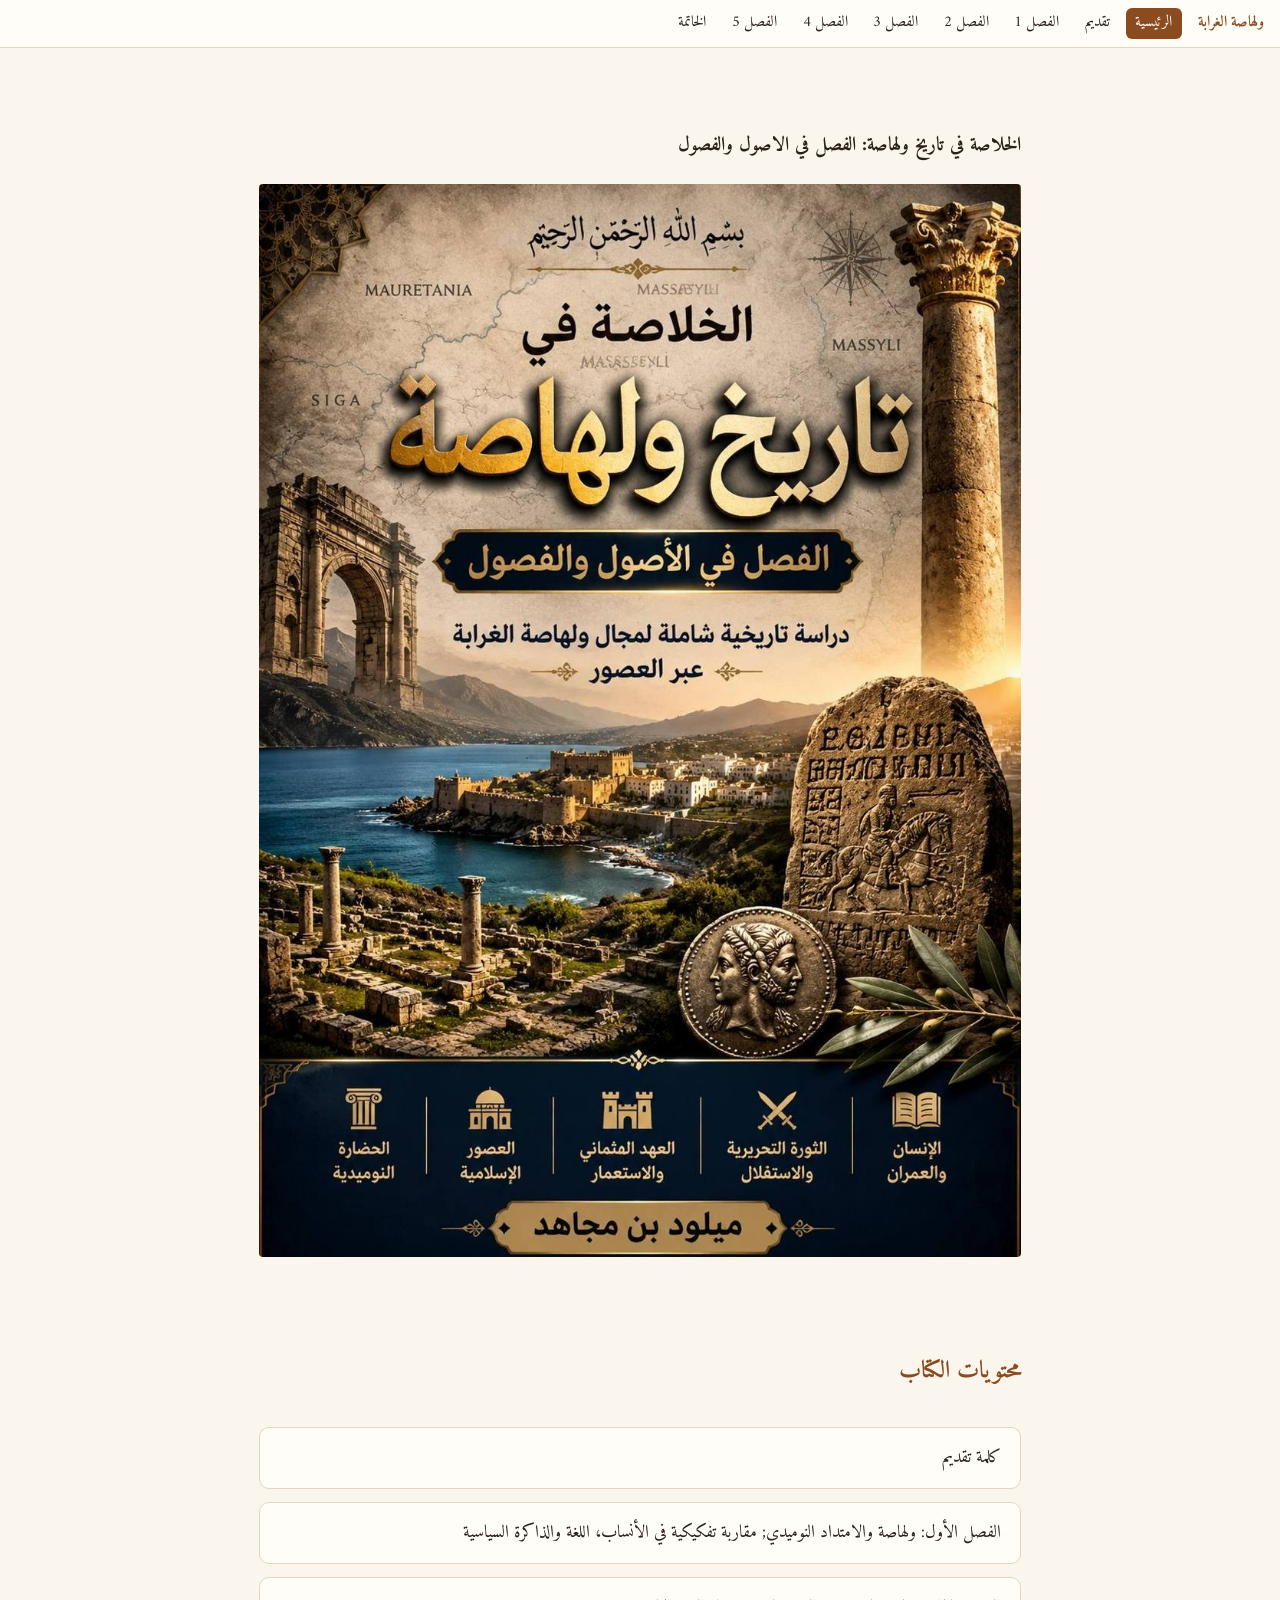
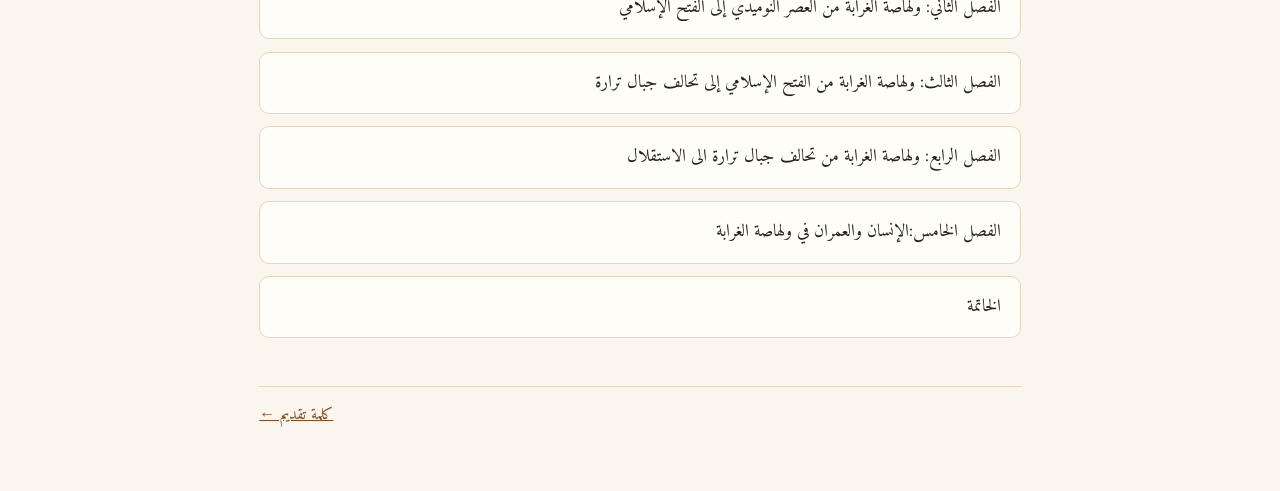
<file: ولهاصة-موقع-الكتاب/index.html>
<!doctype html><html lang="ar" dir="rtl"><head><meta charset="utf-8"><meta name="viewport" content="width=device-width,initial-scale=1"><title>الصفحة الرئيسية — ولهاصة الغرابة: التاريخ والإنسان والعمران</title><link rel="stylesheet" href="style.css"><link href="https://fonts.googleapis.com/css2?family=Amiri:wght@400;700&display=swap" rel="stylesheet"></head><body><header class="top"><span class="brand">ولهاصة الغرابة</span><a href="index.html" class="on">الرئيسية</a><a href="intro.html">تقديم</a><a href="ch1.html">الفصل 1</a><a href="ch2.html">الفصل 2</a><a href="ch3.html">الفصل 3</a><a href="ch4.html">الفصل 4</a><a href="ch5.html">الفصل 5</a><a href="conclusion.html">الخاتمة</a></header><main><div class="hero"><p><strong><span dir="rtl">الخلاصة في تاريخ ولهاصة: الفصل في الاصول
والفصول</span></strong></p>

<p><img src="images/image1.jpg" loading="lazy" alt=""></p>

</div><h2>محتويات الكتاب</h2><div class="cards"><a href="intro.html">كلمة تقديم</a><a href="ch1.html">الفصل الأول: ولهاصة والامتداد النوميدي; مقاربة تفكيكية في الأنساب، اللغة والذاكرة السياسية</a><a href="ch2.html">الفصل الثاني: ولهاصة الغرابة من العصر النوميدي إلى الفتح الإسلامي</a><a href="ch3.html">الفصل الثالث: ولهاصة الغرابة من الفتح الإسلامي إلى تحالف جبال ترارة</a><a href="ch4.html">الفصل الرابع: ولهاصة الغرابة من تحالف جبال ترارة الى الاستقلال</a><a href="ch5.html">الفصل الخامس:الإنسان والعمران في ولهاصة الغرابة</a><a href="conclusion.html">الخاتمة</a></div><nav class="pager"><span></span><a href="intro.html">كلمة تقديم ←</a></nav></main></body></html>
</file>
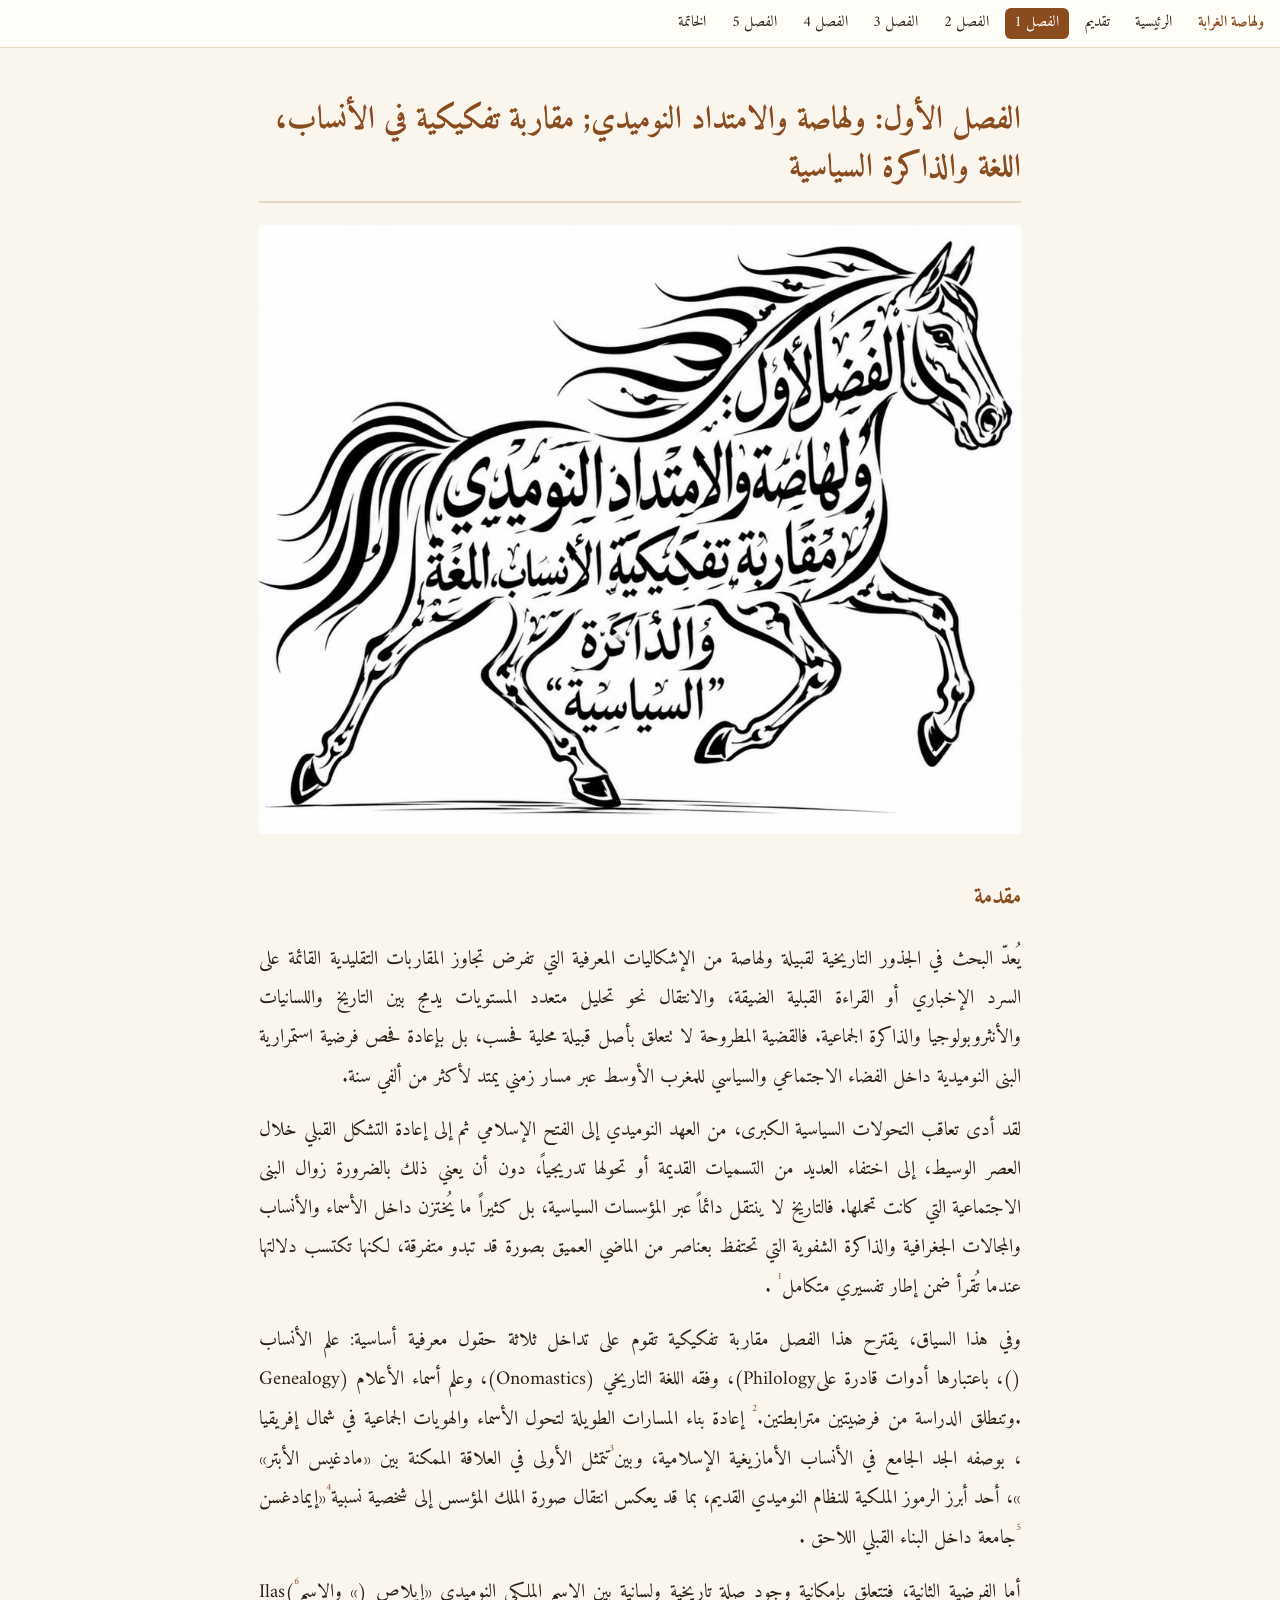
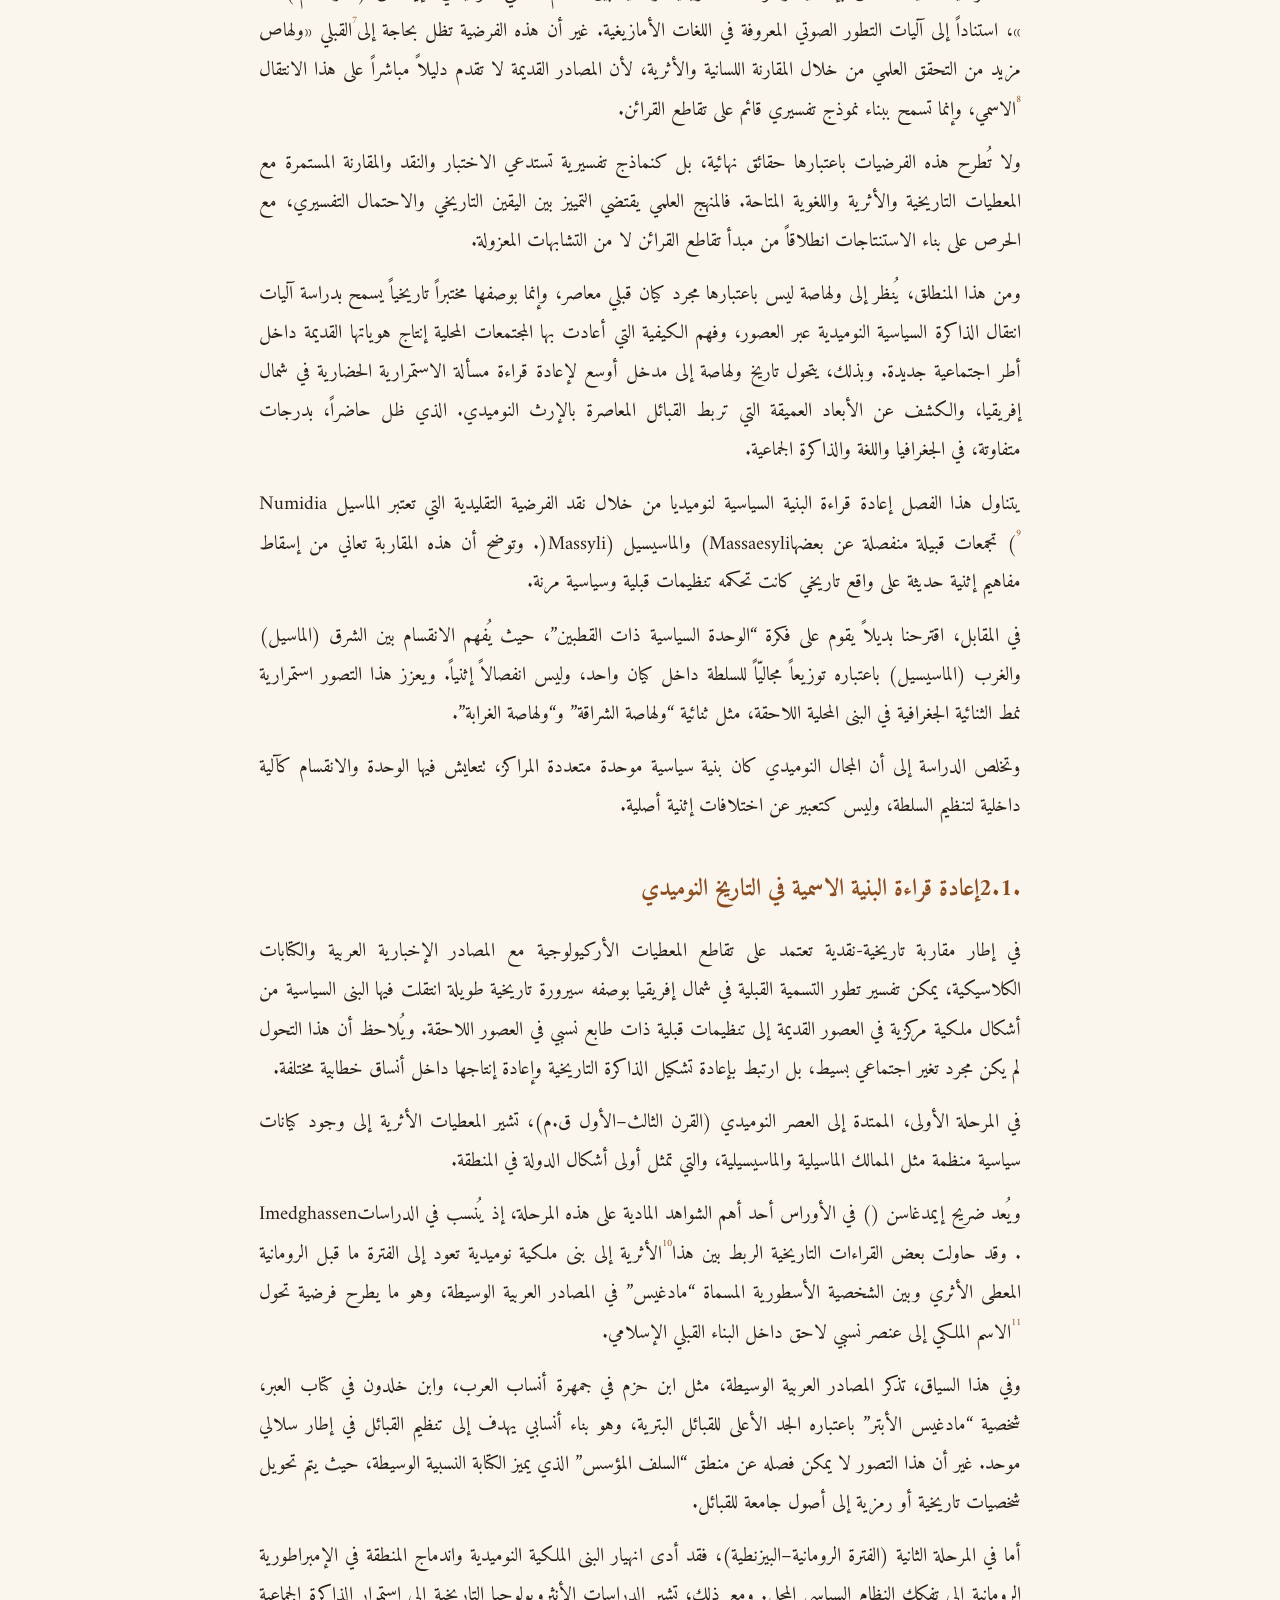
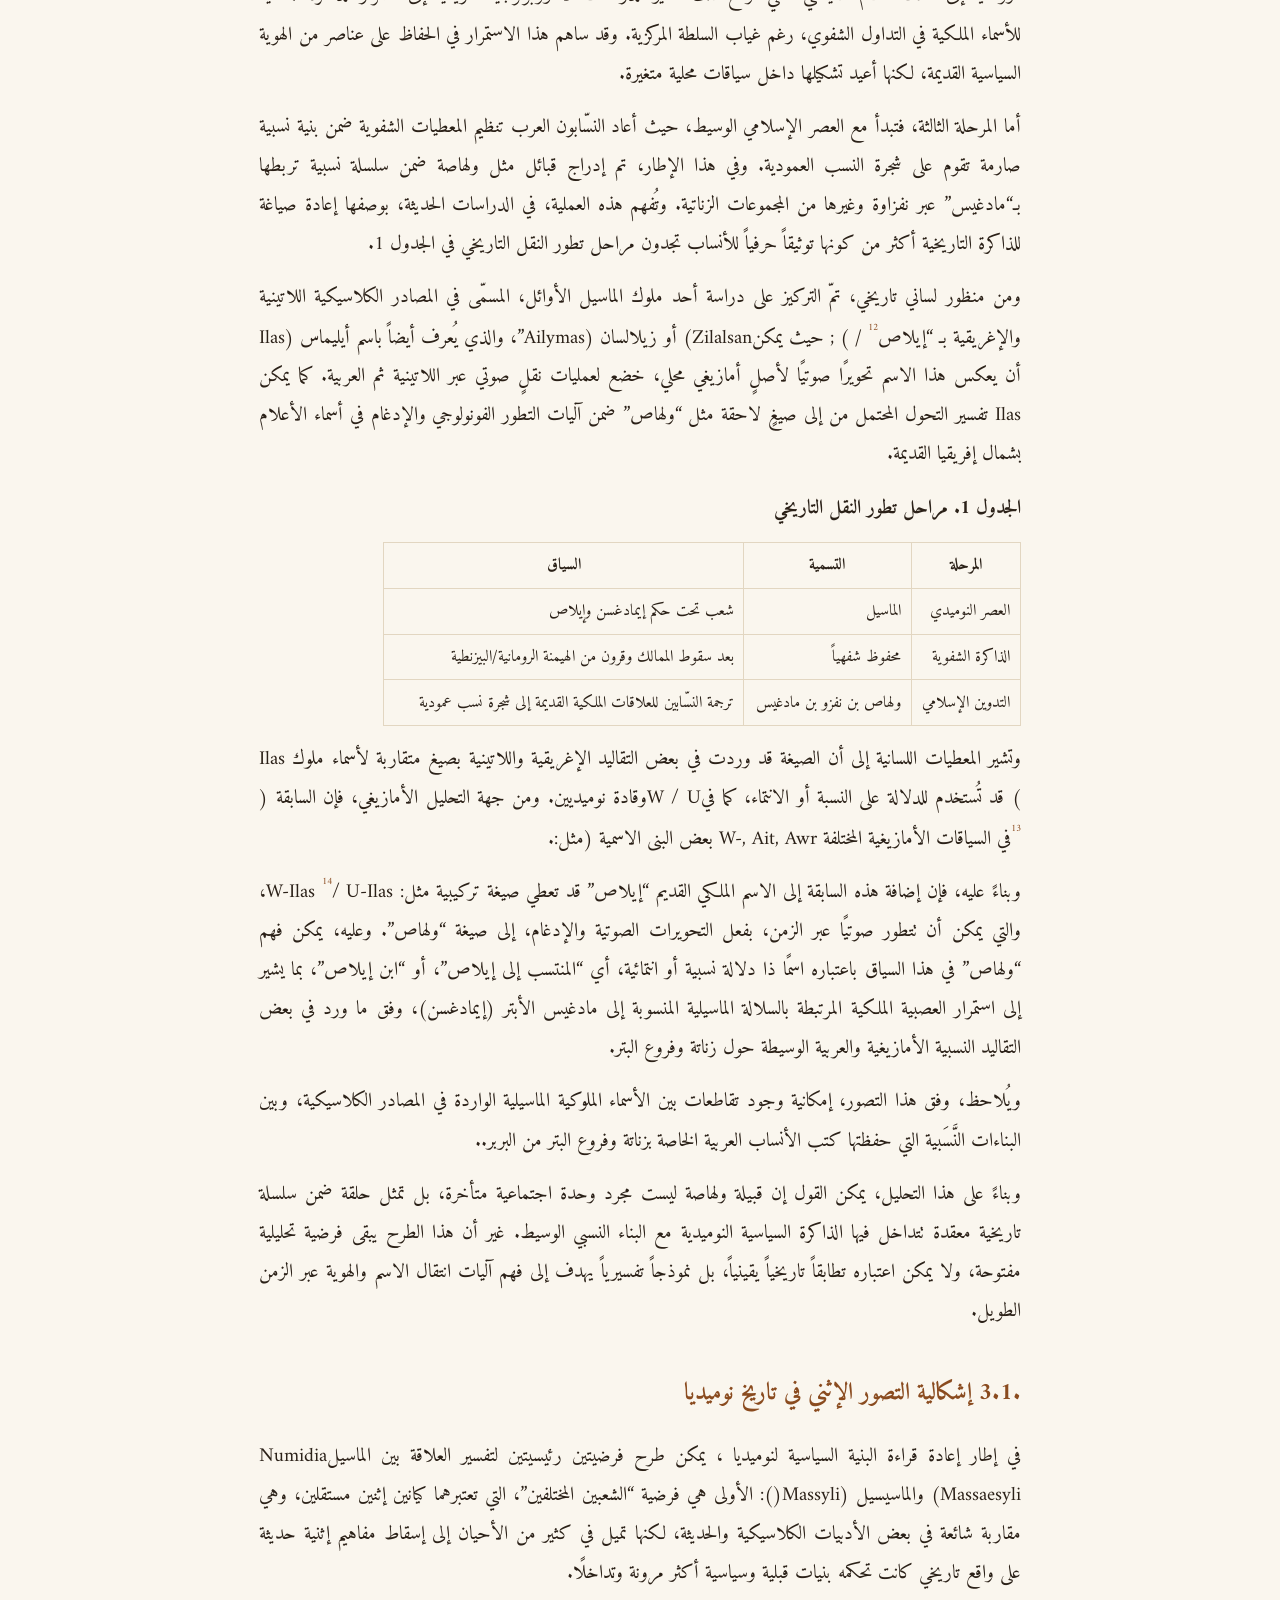
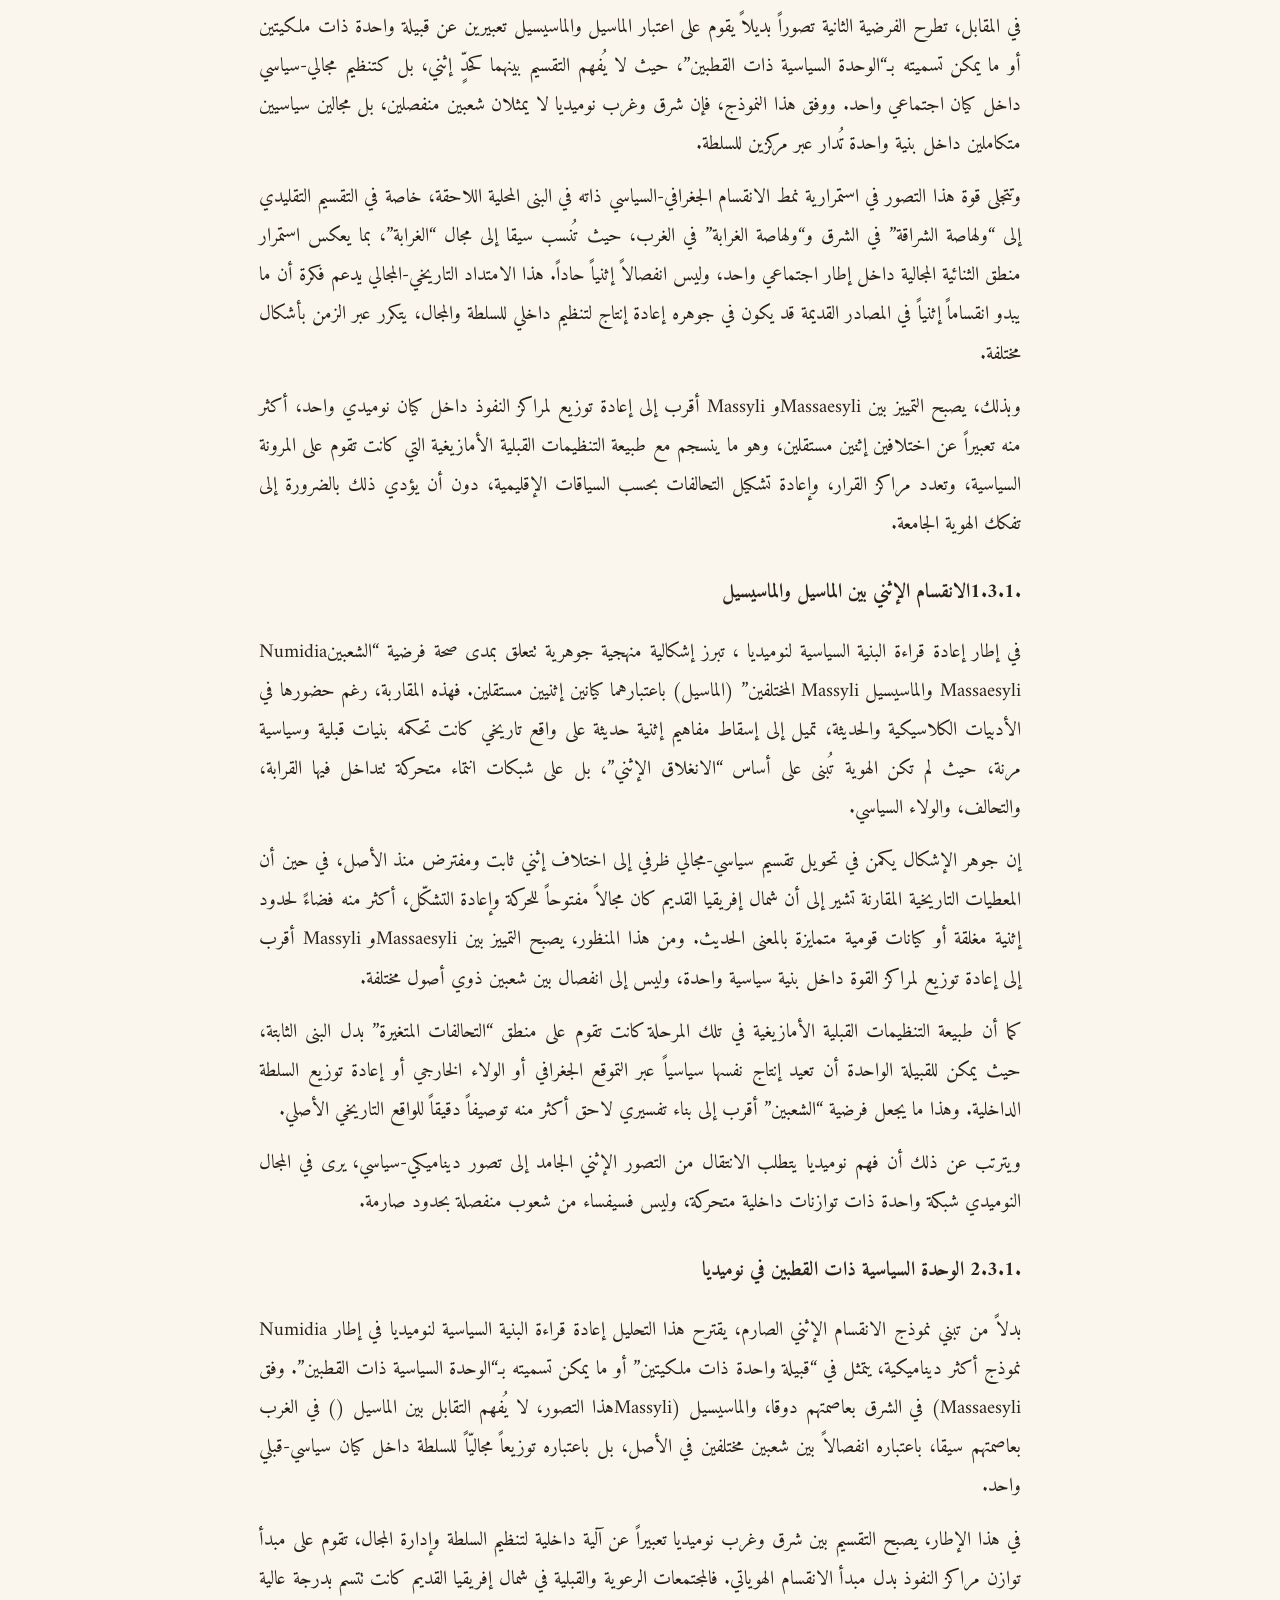
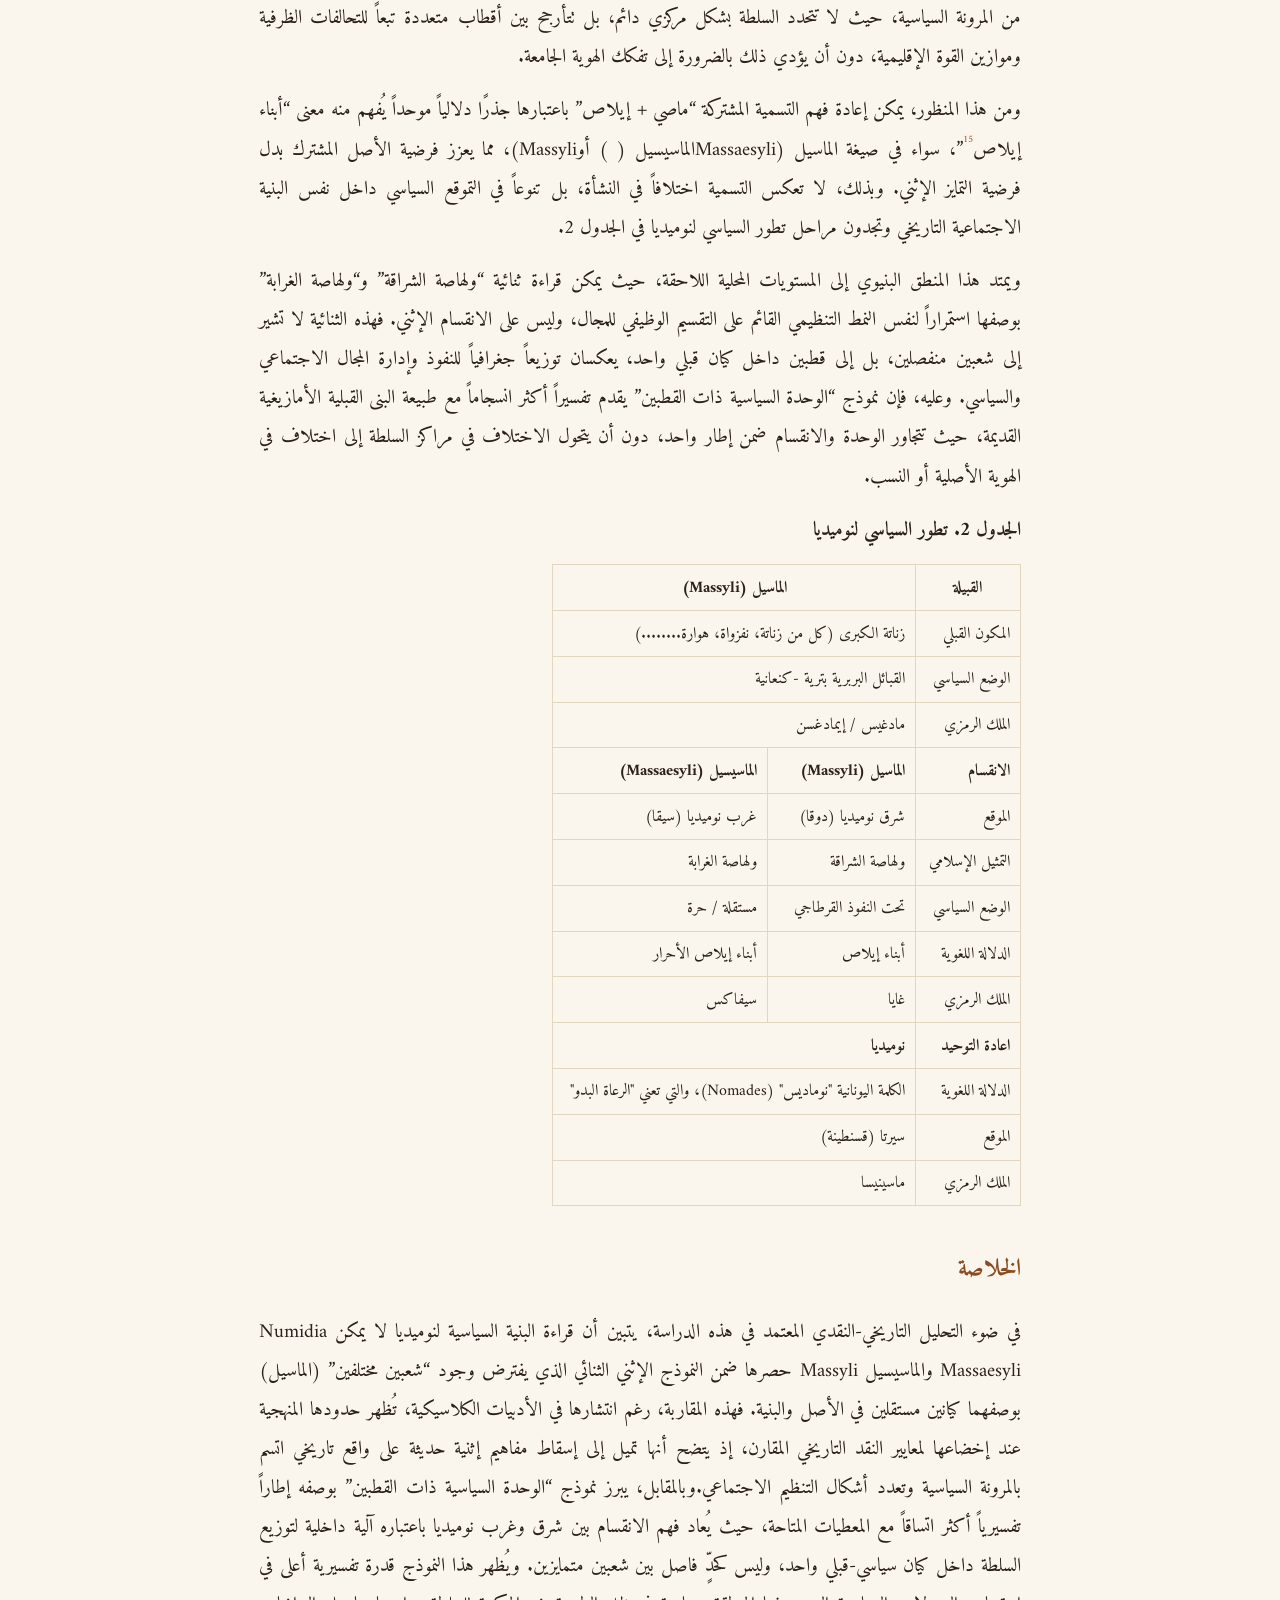
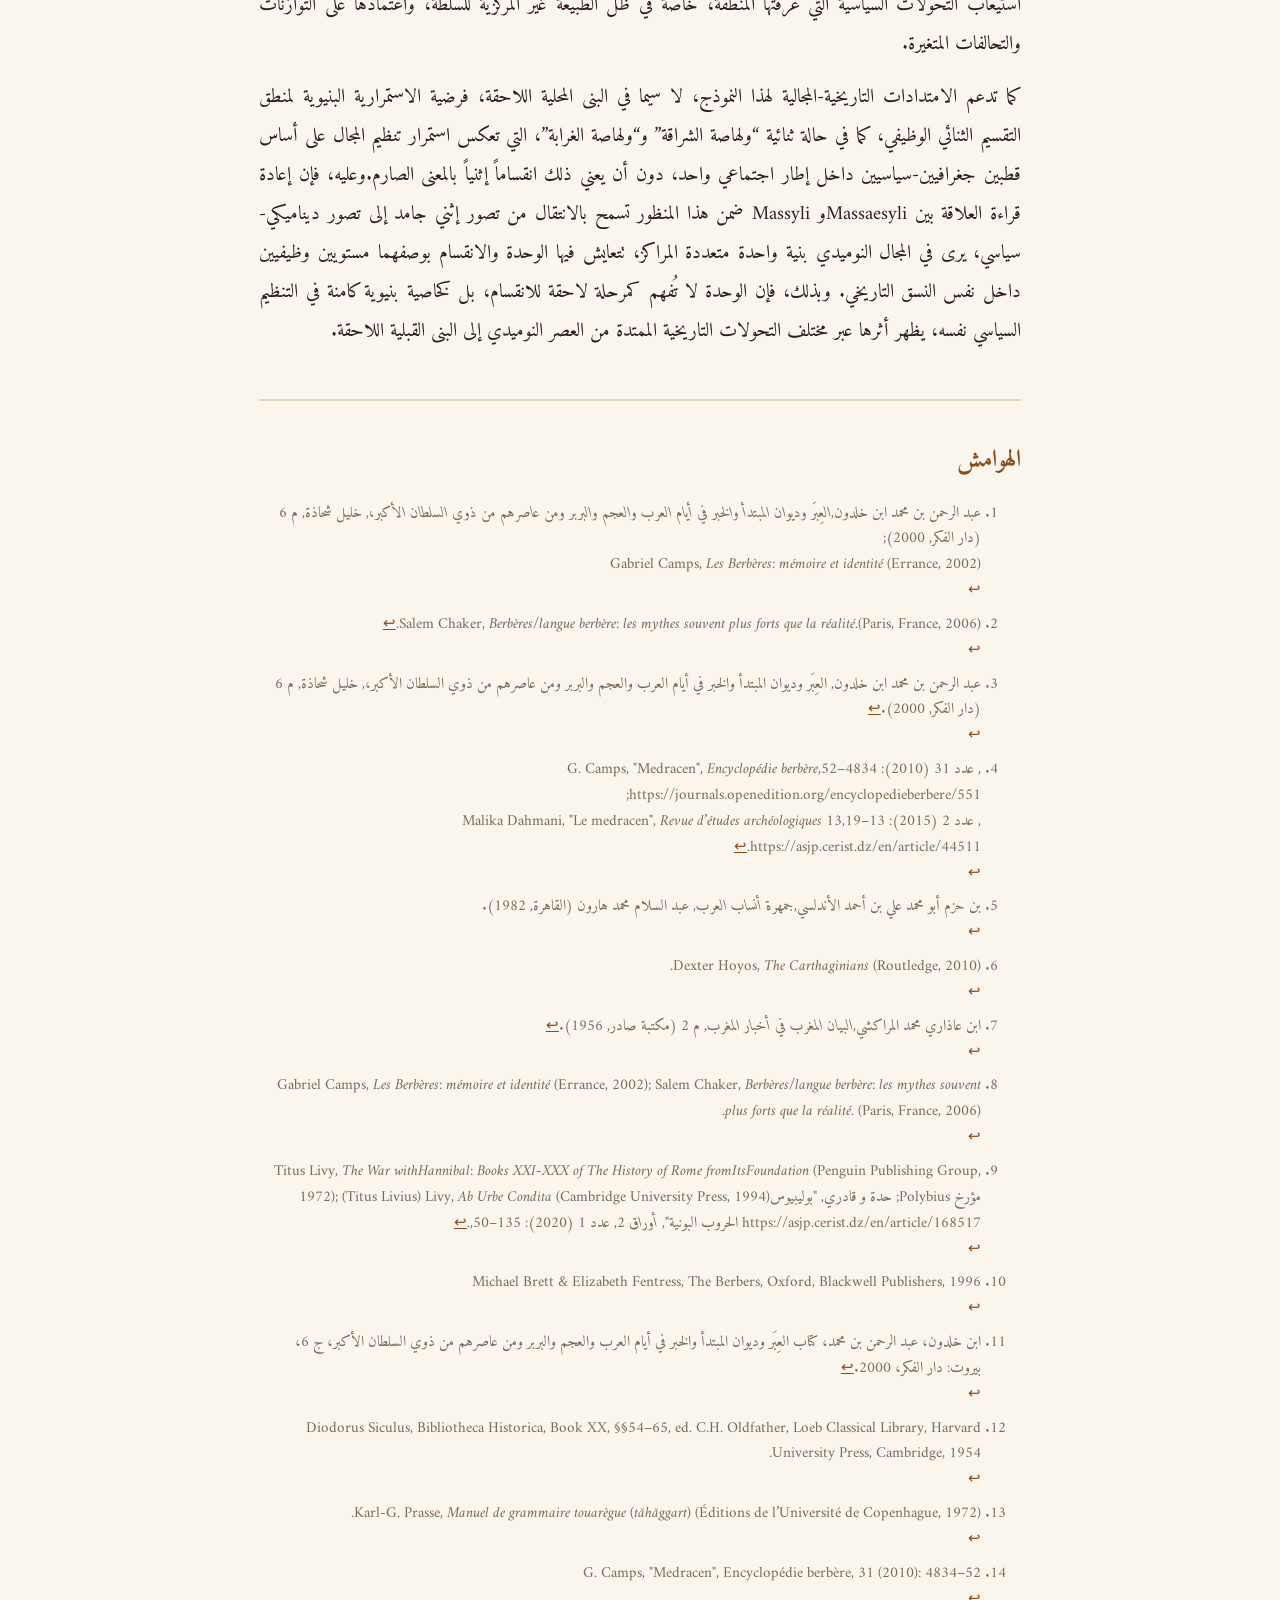
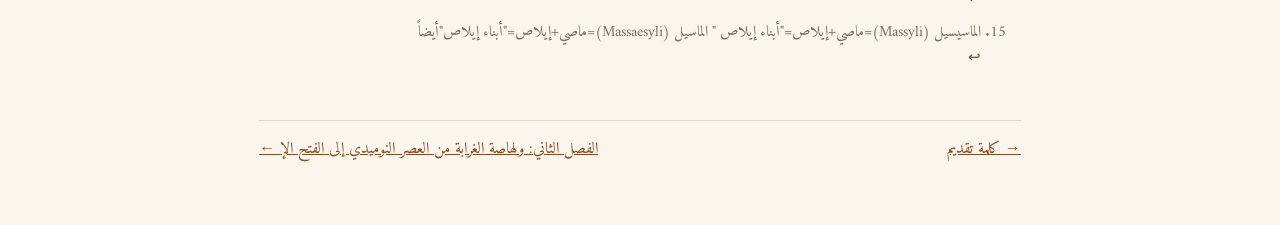
<file: ولهاصة-موقع-الكتاب/ch1.html>
<!doctype html><html lang="ar" dir="rtl"><head><meta charset="utf-8"><meta name="viewport" content="width=device-width,initial-scale=1"><title>الفصل الأول: ولهاصة والامتداد النوميدي; مقاربة تفكيكية في الأنساب، اللغة والذاكرة السياسية — ولهاصة الغرابة: التاريخ والإنسان والعمران</title><link rel="stylesheet" href="style.css"><link href="https://fonts.googleapis.com/css2?family=Amiri:wght@400;700&display=swap" rel="stylesheet"></head><body><header class="top"><span class="brand">ولهاصة الغرابة</span><a href="index.html">الرئيسية</a><a href="intro.html">تقديم</a><a href="ch1.html" class="on">الفصل 1</a><a href="ch2.html">الفصل 2</a><a href="ch3.html">الفصل 3</a><a href="ch4.html">الفصل 4</a><a href="ch5.html">الفصل 5</a><a href="conclusion.html">الخاتمة</a></header><main><h1
id="الفصل-الأول-ولهاصة-والامتداد-النوميدي-مقاربة-تفكيكية-في-الأنساب-اللغة-والذاكرة-السياسية"><span dir="rtl">الفصل الأول: ولهاصة والامتداد النوميدي; مقاربة تفكيكية في الأنساب، اللغة والذاكرة السياسية</span></h1>
<p><img src="images/image2.jpg" loading="lazy" alt=""></p>
<h2 id="مقدمة"><strong><span dir="rtl">مقدمة</span></strong></h2>
<p><span dir="rtl">يُعدّ البحث في الجذور التاريخية لقبيلة ولهاصة من
الإشكاليات المعرفية التي تفرض تجاوز المقاربات التقليدية القائمة على
السرد الإخباري أو القراءة القبلية الضيقة، والانتقال نحو تحليل متعدد
المستويات يدمج بين التاريخ واللسانيات والأنثروبولوجيا والذاكرة الجماعية.
فالقضية المطروحة لا تتعلق بأصل قبيلة محلية فحسب، بل بإعادة فحص فرضية
استمرارية البنى النوميدية داخل الفضاء الاجتماعي والسياسي للمغرب الأوسط
عبر مسار زمني يمتد لأكثر من ألفي سنة.</span></p>
<p><span dir="rtl">لقد أدى تعاقب التحولات السياسية الكبرى، من العهد
النوميدي إلى الفتح الإسلامي ثم إلى إعادة التشكل القبلي خلال العصر
الوسيط، إلى اختفاء العديد من التسميات القديمة أو تحولها تدريجياً، دون أن
يعني ذلك بالضرورة زوال البنى الاجتماعية التي كانت تحملها. فالتاريخ لا
ينتقل دائماً عبر المؤسسات السياسية، بل كثيراً ما يُختزن داخل الأسماء
والأنساب والمجالات الجغرافية والذاكرة الشفوية التي تحتفظ بعناصر من
الماضي العميق بصورة قد تبدو متفرقة، لكنها تكتسب دلالتها عندما تُقرأ ضمن
إطار تفسيري متكامل</span><a href="#fn1" class="fnref" id="fnref1"><sup>1</sup></a> <span dir="rtl">.</span></p>
<p><span dir="rtl">وفي هذا السياق، يقترح هذا الفصل مقاربة تفكيكية تقوم
على تداخل ثلاثة حقول معرفية أساسية: علم الأنساب (</span>Genealogy<span
dir="rtl">)، وعلم أسماء الأعلام (</span>Onomastics<span dir="rtl">)،
وفقه اللغة التاريخي (</span>Philology<span dir="rtl">)، باعتبارها أدوات
قادرة على إعادة بناء المسارات الطويلة لتحول الأسماء والهويات الجماعية في
شمال إفريقيا</span> <a href="#fn2" class="fnref" id="fnref2"><sup>2</sup></a><span dir="rtl">.وتنطلق الدراسة من
فرضيتين مترابطتين. تتمثل الأولى في العلاقة الممكنة بين «مادغيس
الأبتر»</span><a href="#fn3" class="fnref" id="fnref3"><sup>3</sup></a><span dir="rtl">، بوصفه الجد الجامع
في الأنساب الأمازيغية الإسلامية، وبين «إيمادغسن</span><a href="#fn4" class="fnref" id="fnref4"><sup>4</sup></a><span dir="rtl">»، أحد أبرز الرموز
الملكية للنظام النوميدي القديم، بما قد يعكس انتقال صورة الملك المؤسس إلى
شخصية نسبية جامعة داخل البناء القبلي اللاحق</span><a href="#fn5" class="fnref" id="fnref5"><sup>5</sup></a>
<span dir="rtl">.</span></p>
<p><span dir="rtl">أما الفرضية الثانية، فتتعلق بإمكانية وجود صلة تاريخية
ولسانية بين الاسم الملكي النوميدي «إيلاص (</span>Ilas<span
dir="rtl">)</span><a href="#fn6" class="fnref" id="fnref6"><sup>6</sup></a><span dir="rtl">» والاسم القبلي
«ولهاص</span><a href="#fn7" class="fnref" id="fnref7"><sup>7</sup></a><span dir="rtl">»، استناداً إلى آليات
التطور الصوتي المعروفة في اللغات الأمازيغية. غير أن هذه الفرضية تظل
بحاجة إلى مزيد من التحقق العلمي من خلال المقارنة اللسانية والأثرية، لأن
المصادر القديمة لا تقدم دليلاً مباشراً على هذا الانتقال الاسمي، وإنما تسمح
ببناء نموذج تفسيري قائم على تقاطع القرائن</span><a href="#fn8" class="fnref" id="fnref8"><sup>8</sup></a><span dir="rtl">.</span></p>
<p><span dir="rtl">ولا تُطرح هذه الفرضيات باعتبارها حقائق نهائية، بل
كنماذج تفسيرية تستدعي الاختبار والنقد والمقارنة المستمرة مع المعطيات
التاريخية والأثرية واللغوية المتاحة. فالمنهج العلمي يقتضي التمييز بين
اليقين التاريخي والاحتمال التفسيري، مع الحرص على بناء الاستنتاجات
انطلاقاً من مبدأ تقاطع القرائن لا من التشابهات المعزولة.</span></p>
<p><span dir="rtl">ومن هذا المنطلق، يُنظر إلى ولهاصة ليس باعتبارها مجرد
كيان قبلي معاصر، وإنما بوصفها مختبراً تاريخياً يسمح بدراسة آليات انتقال
الذاكرة السياسية النوميدية عبر العصور، وفهم الكيفية التي أعادت بها
المجتمعات المحلية إنتاج هوياتها القديمة داخل أطر اجتماعية جديدة. وبذلك،
يتحول تاريخ ولهاصة إلى مدخل أوسع لإعادة قراءة مسألة الاستمرارية الحضارية
في شمال إفريقيا، والكشف عن الأبعاد العميقة التي تربط القبائل المعاصرة
بالإرث النوميدي. الذي ظل حاضراً، بدرجات متفاوتة، في الجغرافيا واللغة
والذاكرة الجماعية.</span></p>
<p><span dir="rtl">يتناول هذا الفصل إعادة قراءة البنية السياسية
لنوميديا</span> Numidia <span dir="rtl">من خلال نقد الفرضية التقليدية
التي تعتبر الماسيل (</span>Massyli<span dir="rtl">) والماسيسيل
(</span>Massaesyli<span dir="rtl">) تجمعات قبيلة منفصلة عن
بعضها</span><a href="#fn9" class="fnref" id="fnref9"><sup>9</sup></a><span dir="rtl">. وتوضح أن هذه
المقاربة تعاني من إسقاط مفاهيم إثنية حديثة على واقع تاريخي كانت تحكمه
تنظيمات قبلية وسياسية مرنة.</span></p>
<p><span dir="rtl">في المقابل، اقترحنا بديلاً يقوم على فكرة “الوحدة
السياسية ذات القطبين”، حيث يُفهم الانقسام بين الشرق (الماسيل) والغرب
(الماسيسيل) باعتباره توزيعاً مجاليّاً للسلطة داخل كيان واحد، وليس انفصالاً
إثنياً. ويعزز هذا التصور استمرارية نمط الثنائية الجغرافية في البنى
المحلية اللاحقة، مثل ثنائية “ولهاصة الشراقة” و“ولهاصة
الغرابة”.</span></p>
<p><span dir="rtl"><em>وتخلص</em> الدراسة إلى أن المجال النوميدي كان
بنية سياسية موحدة متعددة المراكز، تتعايش فيها الوحدة والانقسام كآلية
داخلية لتنظيم السلطة، وليس كتعبير عن اختلافات إثنية أصلية.</span></p>
<h2
id="إعادة-قراءة-البنية-الاسمية-في-التاريخ-النوميدي"><strong>.2.1<span dir="rtl">إعادة قراءة البنية الاسمية في التاريخ النوميدي</span></strong></h2>
<p><span dir="rtl">في إطار مقاربة تاريخية-نقدية تعتمد على تقاطع المعطيات
الأركيولوجية مع المصادر الإخبارية العربية والكتابات الكلاسيكية، يمكن
تفسير تطور التسمية القبلية في شمال إفريقيا بوصفه سيرورة تاريخية طويلة
انتقلت فيها البنى السياسية من أشكال ملكية مركزية في العصور القديمة إلى
تنظيمات قبلية ذات طابع نسبي في العصور اللاحقة. ويُلاحظ أن هذا التحول لم
يكن مجرد تغير اجتماعي بسيط، بل ارتبط بإعادة تشكيل الذاكرة التاريخية
وإعادة إنتاجها داخل أنساق خطابية مختلفة.</span></p>
<p><span dir="rtl">في المرحلة الأولى، الممتدة إلى العصر النوميدي (القرن
الثالث–الأول ق.م)، تشير المعطيات الأثرية إلى وجود كيانات سياسية منظمة
مثل الممالك الماسيلية والماسيسيلية، والتي تمثل أولى أشكال الدولة في
المنطقة.</span></p>
<p><span dir="rtl">ويُعد ضريح إيمدغاسن (</span>Imedghassen<span
dir="rtl">) في الأوراس أحد أهم الشواهد المادية على هذه المرحلة، إذ يُنسب
في الدراسات الأثرية إلى بنى ملكية نوميدية تعود إلى الفترة ما قبل
الرومانية</span><a href="#fn10" class="fnref" id="fnref10"><sup>10</sup></a><span dir="rtl">. وقد حاولت بعض
القراءات التاريخية الربط بين هذا المعطى الأثري وبين الشخصية الأسطورية
المسماة “مادغيس” في المصادر العربية الوسيطة، وهو ما يطرح فرضية تحول
الاسم الملكي إلى عنصر نسبي لاحق داخل البناء القبلي الإسلامي</span><a href="#fn11" class="fnref" id="fnref11"><sup>11</sup></a><span dir="rtl">.</span></p>
<p><span dir="rtl">وفي هذا السياق، تذكر المصادر العربية الوسيطة، مثل ابن
حزم في جمهرة أنساب العرب، وابن خلدون في كتاب العبر، شخصية “مادغيس
الأبتر” باعتباره الجد الأعلى للقبائل البترية، وهو بناء أنسابي يهدف إلى
تنظيم القبائل في إطار سلالي موحد. غير أن هذا التصور لا يمكن فصله عن منطق
“السلف المؤسس” الذي يميز الكتابة النسبية الوسيطة، حيث يتم تحويل شخصيات
تاريخية أو رمزية إلى أصول جامعة للقبائل.</span></p>
<p><span dir="rtl">أما في المرحلة الثانية (الفترة الرومانية–البيزنطية)،
فقد أدى انهيار البنى الملكية النوميدية واندماج المنطقة في الإمبراطورية
الرومانية إلى تفكك النظام السياسي المحلي. ومع ذلك، تشير الدراسات
الأنثروبولوجيا التاريخية إلى استمرار الذاكرة الجماعية للأسماء الملكية في
التداول الشفوي، رغم غياب السلطة المركزية. وقد ساهم هذا الاستمرار في
الحفاظ على عناصر من الهوية السياسية القديمة، لكنها أعيد تشكيلها داخل
سياقات محلية متغيرة.</span></p>
<p><span dir="rtl">أما المرحلة الثالثة، فتبدأ مع العصر الإسلامي الوسيط،
حيث أعاد النسّابون العرب تنظيم المعطيات الشفوية ضمن بنية نسبية صارمة تقوم
على شجرة النسب العمودية. وفي هذا الإطار، تم إدراج قبائل مثل ولهاصة ضمن
سلسلة نسبية تربطها بـ“مادغيس” عبر نفزاوة وغيرها من المجموعات الزناتية.
وتُفهم هذه العملية، في الدراسات الحديثة، بوصفها إعادة صياغة للذاكرة
التاريخية أكثر من كونها توثيقاً حرفياً للأنساب تجدون مراحل تطور النقل
التاريخي في الجدول 1.</span></p>
<p><span dir="rtl">ومن منظور لساني تاريخي، تمّ التركيز على دراسة أحد ملوك
الماسيل الأوائل، المسمّى في المصادر الكلاسيكية اللاتينية والإغريقية بـ
“إيلاص</span><a href="#fn12" class="fnref" id="fnref12"><sup>12</sup></a> <span dir="rtl">/</span> Ilas<span
dir="rtl">”، والذي يُعرف أيضاً باسم أيليماس (</span>Ailymas<span
dir="rtl">) أو زيلالسان (</span>Zilalsan<span dir="rtl">) ; حيث يمكن أن
يعكس هذا الاسم تحويرًا صوتيًا لأصلٍ أمازيغي محلي، خضع لعمليات نقلٍ صوتي عبر
اللاتينية ثم العربية. كما يمكن تفسير التحول المحتمل من</span> Ilas <span
dir="rtl">إلى صيغٍ لاحقة مثل “ولهاص” ضمن آليات التطور الفونولوجي والإدغام
في أسماء الأعلام بشمال إفريقيا القديمة.</span></p>
<p><strong><span dir="rtl">الجدول 1.</span></strong> <strong><span
dir="rtl">مراحل تطور النقل التاريخي</span></strong></p>
<table>
<colgroup>
<col style="width: 17%" />
<col style="width: 26%" />
<col style="width: 56%" />
</colgroup>
<thead>
<tr class="header">
<th><strong><span dir="rtl">المرحلة</span></strong></th>
<th><strong><span dir="rtl">التسمية</span></strong></th>
<th><strong><span dir="rtl">السياق</span></strong></th>
</tr>
</thead>
<tbody>
<tr class="odd">
<td><span dir="rtl">العصر النوميدي</span></td>
<td><span dir="rtl">الماسيل</span></td>
<td><span dir="rtl">شعب تحت حكم إيمادغسن وإيلاص</span></td>
</tr>
<tr class="even">
<td><span dir="rtl">الذاكرة الشفوية</span></td>
<td><span dir="rtl">محفوظ شفهياً</span></td>
<td><span dir="rtl">بعد سقوط الممالك وقرون من الهيمنة
الرومانية/البيزنطية</span></td>
</tr>
<tr class="odd">
<td><span dir="rtl">التدوين الإسلامي</span></td>
<td><span dir="rtl">ولهاص بن نفزو بن مادغيس</span></td>
<td><span dir="rtl">ترجمة النسّابين للعلاقات الملكية القديمة إلى شجرة نسب
عمودية</span></td>
</tr>
</tbody>
</table>
<p><span dir="rtl">وتشير المعطيات اللسانية إلى أن الصيغة</span> Ilas
<span dir="rtl">قد وردت في بعض التقاليد الإغريقية واللاتينية بصيغ
متقاربة لأسماء ملوك وقادة نوميديين. ومن جهة التحليل الأمازيغي، فإن
السابقة (</span>W / U<span dir="rtl">) قد تُستخدم للدلالة على النسبة أو
الانتماء، كما في بعض البنى الاسمية (مثل:</span> W-, Ait, Awr <span
dir="rtl">في السياقات الأمازيغية المختلفة</span><a href="#fn13" class="fnref" id="fnref13"><sup>13</sup></a><span dir="rtl">.</span></p>
<p><span dir="rtl">وبناءً عليه، فإن إضافة هذه السابقة إلى الاسم الملكي
القديم “إيلاص” قد تعطي صيغة تركيبية مثل:</span> W-Ilas <a href="#fn14" class="fnref" id="fnref14"><sup>14</sup></a>/
U-Ilas<span dir="rtl">، والتي يمكن أن تتطور صوتيًا عبر الزمن، بفعل
التحويرات الصوتية والإدغام، إلى صيغة “ولهاص”. وعليه، يمكن فهم “ولهاص” في
هذا السياق باعتباره اسمًا ذا دلالة نسبية أو انتمائية، أي “المنتسب إلى
إيلاص”، أو “ابن إيلاص”، بما يشير إلى استمرار العصبية الملكية المرتبطة
بالسلالة الماسيلية المنسوبة إلى مادغيس الأبتر (إيمادغسن)، وفق ما ورد في
بعض التقاليد النسبية الأمازيغية والعربية الوسيطة حول زناتة وفروع
البتر.</span></p>
<p><span dir="rtl">ويُلاحظ، وفق هذا التصور، إمكانية وجود تقاطعات بين
الأسماء الملوكية الماسيلية الواردة في المصادر الكلاسيكية، وبين البناءات
النَّسَبية التي حفظتها كتب الأنساب العربية الخاصة بزناتة وفروع البتر من
البربر..</span></p>
<p><span dir="rtl">وبناءً على هذا التحليل، يمكن القول إن قبيلة ولهاصة
ليست مجرد وحدة اجتماعية متأخرة، بل تمثل حلقة ضمن سلسلة تاريخية معقدة
تتداخل فيها الذاكرة السياسية النوميدية مع البناء النسبي الوسيط. غير أن
هذا الطرح يبقى فرضية تحليلية مفتوحة، ولا يمكن اعتباره تطابقاً تاريخياً
يقينياً، بل نموذجاً تفسيرياً يهدف إلى فهم آليات انتقال الاسم والهوية عبر
الزمن الطويل.</span></p>
<h2 id="إشكالية-التصور-الإثني-في-تاريخ-نوميديا"><strong>.3.1 <span dir="rtl">إشكالية التصور الإثني في تاريخ نوميديا</span></strong></h2>
<p><span dir="rtl">في إطار إعادة قراءة البنية السياسية لنوميديا</span>
Numidia<span dir="rtl">، يمكن طرح فرضيتين رئيسيتين لتفسير العلاقة بين
الماسيل (</span>Massyli<span dir="rtl">) والماسيسيل
(</span>Massaesyli<span dir="rtl">): الأولى هي فرضية “الشعبين
المختلفين”، التي تعتبرهما كيانين إثنين مستقلين، وهي مقاربة شائعة في بعض
الأدبيات الكلاسيكية والحديثة، لكنها تميل في كثير من الأحيان إلى إسقاط
مفاهيم إثنية حديثة على واقع تاريخي كانت تحكمه بنيات قبلية وسياسية أكثر
مرونة وتداخلًا.</span></p>
<p><span dir="rtl">في المقابل، تطرح الفرضية الثانية تصوراً بديلاً يقوم على
اعتبار الماسيل والماسيسيل تعبيرين عن قبيلة واحدة ذات ملكيتين أو ما يمكن
تسميته بـ“الوحدة السياسية ذات القطبين”، حيث لا يُفهم التقسيم بينهما كحدٍّ
إثني، بل كتنظيم مجالي-سياسي داخل كيان اجتماعي واحد. ووفق هذا النموذج،
فإن شرق وغرب نوميديا لا يمثلان شعبين منفصلين، بل مجالين سياسيين متكاملين
داخل بنية واحدة تُدار عبر مركزين للسلطة.</span></p>
<p><span dir="rtl">وتتجلى قوة هذا التصور في استمرارية نمط الانقسام
الجغرافي-السياسي ذاته في البنى المحلية اللاحقة، خاصة في التقسيم التقليدي
إلى “ولهاصة الشراقة” في الشرق و“ولهاصة الغرابة” في الغرب، حيث تُنسب سيقا
إلى مجال “الغرابة”، بما يعكس استمرار منطق الثنائية المجالية داخل إطار
اجتماعي واحد، وليس انفصالاً إثنياً حاداً. هذا الامتداد التاريخي-المجالي
يدعم فكرة أن ما يبدو انقساماً إثنياً في المصادر القديمة قد يكون في جوهره
إعادة إنتاج لتنظيم داخلي للسلطة والمجال، يتكرر عبر الزمن بأشكال
مختلفة.</span></p>
<p><span dir="rtl">وبذلك، يصبح التمييز بين</span> Massyli <span
dir="rtl">و</span>Massaesyli <span dir="rtl">أقرب إلى إعادة توزيع لمراكز
النفوذ داخل كيان نوميدي واحد، أكثر منه تعبيراً عن اختلافين إثنين مستقلين،
وهو ما ينسجم مع طبيعة التنظيمات القبلية الأمازيغية التي كانت تقوم على
المرونة السياسية، وتعدد مراكز القرار، وإعادة تشكيل التحالفات بحسب
السياقات الإقليمية، دون أن يؤدي ذلك بالضرورة إلى تفكك الهوية
الجامعة.</span></p>
<h3 id="الانقسام-الإثني-بين-الماسيل-والماسيسيل"><strong>.1.3.1<span dir="rtl">الانقسام الإثني بين الماسيل والماسيسيل</span></strong></h3>
<p><span dir="rtl">في إطار إعادة قراءة البنية السياسية لنوميديا</span>
Numidia<span dir="rtl">، تبرز إشكالية منهجية جوهرية تتعلق بمدى صحة فرضية
“الشعبين المختلفين” (الماسيل</span> Massyli <span
dir="rtl">والماسيسيل</span> Massaesyli<span dir="rtl">) باعتبارهما
كيانين إثنيين مستقلين. فهذه المقاربة، رغم حضورها في الأدبيات الكلاسيكية
والحديثة، تميل إلى إسقاط مفاهيم إثنية حديثة على واقع تاريخي كانت تحكمه
بنيات قبلية وسياسية مرنة، حيث لم تكن الهوية تُبنى على أساس “الانغلاق
الإثني”، بل على شبكات انتماء متحركة تتداخل فيها القرابة، والتحالف،
والولاء السياسي.</span></p>
<p><span dir="rtl">إن جوهر الإشكال يكمن في تحويل تقسيم سياسي-مجالي ظرفي
إلى اختلاف إثني ثابت ومفترض منذ الأصل، في حين أن المعطيات التاريخية
المقارنة تشير إلى أن شمال إفريقيا القديم كان مجالاً مفتوحاً للحركة وإعادة
التشكّل، أكثر منه فضاءً لحدود إثنية مغلقة أو كيانات قومية متمايزة بالمعنى
الحديث. ومن هذا المنظور، يصبح التمييز بين</span> Massyli <span
dir="rtl">و</span>Massaesyli <span dir="rtl">أقرب إلى إعادة توزيع لمراكز
القوة داخل بنية سياسية واحدة، وليس إلى انفصال بين شعبين ذوي أصول
مختلفة.</span></p>
<p><span dir="rtl">كما أن طبيعة التنظيمات القبلية الأمازيغية في تلك
المرحلة كانت تقوم على منطق “التحالفات المتغيرة” بدل البنى الثابتة، حيث
يمكن للقبيلة الواحدة أن تعيد إنتاج نفسها سياسياً عبر التموقع الجغرافي أو
الولاء الخارجي أو إعادة توزيع السلطة الداخلية. وهذا ما يجعل فرضية
“الشعبين” أقرب إلى بناء تفسيري لاحق أكثر منه توصيفاً دقيقاً للواقع
التاريخي الأصلي.</span></p>
<p><span dir="rtl">ويترتب عن ذلك أن فهم نوميديا يتطلب الانتقال من التصور
الإثني الجامد إلى تصور ديناميكي-سياسي، يرى في المجال النوميدي شبكة واحدة
ذات توازنات داخلية متحركة، وليس فسيفساء من شعوب منفصلة بحدود
صارمة.</span></p>
<h3 id="الوحدة-السياسية-ذات-القطبين-في-نوميديا">.<strong>2.3.1 <span dir="rtl">الوحدة السياسية ذات القطبين في نوميديا</span></strong></h3>
<p><span dir="rtl">بدلاً من تبني نموذج الانقسام الإثني الصارم، يقترح هذا
التحليل إعادة قراءة البنية السياسية لنوميديا</span> Numidia <span
dir="rtl">في إطار نموذج أكثر ديناميكية، يتمثل في “قبيلة واحدة ذات
ملكيتين” أو ما يمكن تسميته بـ“الوحدة السياسية ذات القطبين”. وفق هذا
التصور، لا يُفهم التقابل بين الماسيل (</span>Massyli<span dir="rtl">) في
الشرق بعاصمتهم دوقا، والماسيسيل (</span>Massaesyli<span dir="rtl">) في
الغرب بعاصمتهم سيقا، باعتباره انفصالاً بين شعبين مختلفين في الأصل، بل
باعتباره توزيعاً مجاليّاً للسلطة داخل كيان سياسي-قبلي واحد.</span></p>
<p><span dir="rtl">في هذا الإطار، يصبح التقسيم بين شرق وغرب نوميديا
تعبيراً عن آلية داخلية لتنظيم السلطة وإدارة المجال، تقوم على مبدأ توازن
مراكز النفوذ بدل مبدأ الانقسام الهوياتي. فالمجتمعات الرعوية والقبلية في
شمال إفريقيا القديم كانت تتسم بدرجة عالية من المرونة السياسية، حيث لا
تتحدد السلطة بشكل مركزي دائم، بل تتأرجح بين أقطاب متعددة تبعاً للتحالفات
الظرفية وموازين القوة الإقليمية، دون أن يؤدي ذلك بالضرورة إلى تفكك
الهوية الجامعة.</span></p>
<p><span dir="rtl">ومن هذا المنظور، يمكن إعادة فهم التسمية المشتركة
“ماصي + إيلاص” باعتبارها جذرًا دلالياً موحداً يُفهم منه معنى “أبناء
إيلاص</span><a href="#fn15" class="fnref" id="fnref15"><sup>15</sup></a><span dir="rtl">”، سواء في صيغة
الماسيل (</span>Massyli<span dir="rtl">) أو</span> <span
dir="rtl">الماسيسيل (</span>Massaesyli<span dir="rtl">)، مما يعزز فرضية
الأصل المشترك بدل فرضية التمايز الإثني. وبذلك، لا تعكس التسمية اختلافاً
في النشأة، بل تنوعاً في التموقع السياسي داخل نفس البنية الاجتماعية
التاريخي وتجدون مراحل تطور السياسي لنوميديا في الجدول 2.</span></p>
<p><span dir="rtl">ويمتد هذا المنطق البنيوي إلى المستويات المحلية
اللاحقة، حيث يمكن قراءة ثنائية “ولهاصة الشراقة” و“ولهاصة الغرابة” بوصفها
استمراراً لنفس النمط التنظيمي القائم على التقسيم الوظيفي للمجال، وليس على
الانقسام الإثني. فهذه الثنائية لا تشير إلى شعبين منفصلين، بل إلى قطبين
داخل كيان قبلي واحد، يعكسان توزيعاً جغرافياً للنفوذ وإدارة المجال
الاجتماعي والسياسي. وعليه، فإن نموذج “الوحدة السياسية ذات القطبين” يقدم
تفسيراً أكثر انسجاماً مع طبيعة البنى القبلية الأمازيغية القديمة، حيث
تتجاور الوحدة والانقسام ضمن إطار واحد، دون أن يتحول الاختلاف في مراكز
السلطة إلى اختلاف في الهوية الأصلية أو النسب.</span></p>
<p><strong><span dir="rtl">الجدول 2. تطور السياسي
لنوميديا</span></strong></p>
<table>
<colgroup>
<col style="width: 22%" />
<col style="width: 31%" />
<col style="width: 45%" />
</colgroup>
<thead>
<tr class="header">
<th><strong><span dir="rtl">القبيلة</span></strong></th>
<th colspan="2"><strong><span dir="rtl">الماسيل (</span>Massyli<span
dir="rtl">)</span></strong></th>
</tr>
</thead>
<tbody>
<tr class="odd">
<td><span dir="rtl">المكون القبلي</span></td>
<td colspan="2"><span dir="rtl">زناتة الكبرى (كل من زناتة، نفزواة،
هوارة........)</span></td>
</tr>
<tr class="even">
<td><span dir="rtl">الوضع السياسي</span></td>
<td colspan="2"><span dir="rtl">القبائل البربرية بترية
-كنعانية</span></td>
</tr>
<tr class="odd">
<td><span dir="rtl">الملك الرمزي</span></td>
<td colspan="2"><span dir="rtl">مادغيس / إيمادغسن</span></td>
</tr>
<tr class="even">
<td><strong><span dir="rtl">الانقسام</span></strong></td>
<td><strong><span dir="rtl">الماسيل (</span>Massyli<span
dir="rtl">)</span></strong></td>
<td><strong><span dir="rtl">الماسيسيل (</span>Massaesyli<span
dir="rtl">)</span></strong></td>
</tr>
<tr class="odd">
<td><span dir="rtl">الموقع</span></td>
<td><span dir="rtl">شرق نوميديا (دوقا)</span></td>
<td><span dir="rtl">غرب نوميديا (سيقا)</span></td>
</tr>
<tr class="even">
<td><span dir="rtl">التمثيل الإسلامي</span></td>
<td><span dir="rtl">ولهاصة الشراقة</span></td>
<td><span dir="rtl">ولهاصة الغرابة</span></td>
</tr>
<tr class="odd">
<td><span dir="rtl">الوضع السياسي</span></td>
<td><span dir="rtl">تحت النفوذ القرطاجي</span></td>
<td><span dir="rtl">مستقلة / حرة</span></td>
</tr>
<tr class="even">
<td><span dir="rtl">الدلالة اللغوية</span></td>
<td><span dir="rtl">أبناء إيلاص</span></td>
<td><span dir="rtl">أبناء إيلاص الأحرار</span></td>
</tr>
<tr class="odd">
<td><span dir="rtl">الملك الرمزي</span></td>
<td><span dir="rtl">غايا</span></td>
<td><span dir="rtl">سيفاكس</span></td>
</tr>
<tr class="even">
<td><strong><span dir="rtl">اعادة التوحيد</span></strong></td>
<td colspan="2"><strong><span dir="rtl">نوميديا</span></strong></td>
</tr>
<tr class="odd">
<td><span dir="rtl">الدلالة اللغوية</span></td>
<td colspan="2"><span dir="rtl">الكلمة اليونانية "نوماديس"
(</span>Nomades<span dir="rtl">)، والتي تعني "الرعاة البدو"</span></td>
</tr>
<tr class="even">
<td><span dir="rtl">الموقع</span></td>
<td colspan="2"><span dir="rtl">سيرتا (قسنطينة)</span></td>
</tr>
<tr class="odd">
<td><span dir="rtl">الملك الرمزي</span></td>
<td colspan="2"><span dir="rtl">ماسينيسا</span></td>
</tr>
</tbody>
</table>
<h2 id="الخلاصة"><strong><span dir="rtl">الخلاصة</span></strong></h2>
<p><span dir="rtl">في ضوء التحليل التاريخي-النقدي المعتمد في هذه
الدراسة، يتبين أن قراءة البنية السياسية لنوميديا</span> Numidia <span
dir="rtl">لا يمكن حصرها ضمن النموذج الإثني الثنائي الذي يفترض وجود
“شعبين مختلفين” (الماسيل</span> Massyli <span
dir="rtl">والماسيسيل</span> Massaesyli<span dir="rtl">) بوصفهما كيانين
مستقلين في الأصل والبنية. فهذه المقاربة، رغم انتشارها في الأدبيات
الكلاسيكية، تُظهر حدودها المنهجية عند إخضاعها لمعايير النقد التاريخي
المقارن، إذ يتضح أنها تميل إلى إسقاط مفاهيم إثنية حديثة على واقع تاريخي
اتسم بالمرونة السياسية وتعدد أشكال التنظيم الاجتماعي.وبالمقابل، يبرز
نموذج “الوحدة السياسية ذات القطبين” بوصفه إطاراً تفسيرياً أكثر اتساقاً مع
المعطيات المتاحة، حيث يُعاد فهم الانقسام بين شرق وغرب نوميديا باعتباره
آلية داخلية لتوزيع السلطة داخل كيان سياسي-قبلي واحد، وليس كحدٍّ فاصل بين
شعبين متمايزين. ويُظهر هذا النموذج قدرة تفسيرية أعلى في استيعاب التحولات
السياسية التي عرفتها المنطقة، خاصة في ظل الطبيعة غير المركزية للسلطة،
واعتمادها على التوازنات والتحالفات المتغيرة.</span></p>
<p><span dir="rtl">كما تدعم الامتدادات التاريخية-المجالية لهذا النموذج،
لا سيما في البنى المحلية اللاحقة، فرضية الاستمرارية البنيوية لمنطق
التقسيم الثنائي الوظيفي، كما في حالة ثنائية “ولهاصة الشراقة” و“ولهاصة
الغرابة”، التي تعكس استمرار تنظيم المجال على أساس قطبين جغرافيين-سياسيين
داخل إطار اجتماعي واحد، دون أن يعني ذلك انقساماً إثنياً بالمعنى
الصارم.وعليه، فإن إعادة قراءة العلاقة بين</span> Massyli <span
dir="rtl">و</span>Massaesyli <span dir="rtl">ضمن هذا المنظور تسمح
بالانتقال من تصور إثني جامد إلى تصور ديناميكي-سياسي، يرى في المجال
النوميدي بنية واحدة متعددة المراكز، تتعايش فيها الوحدة والانقسام بوصفهما
مستويين وظيفيين داخل نفس النسق التاريخي. وبذلك، فإن الوحدة لا تُفهم
كمرحلة لاحقة للانقسام، بل كخاصية بنيوية كامنة في التنظيم السياسي نفسه،
يظهر أثرها عبر مختلف التحولات التاريخية الممتدة من العصر النوميدي إلى
البنى القبلية اللاحقة.</span></p>
<section class="notes"><h2>الهوامش</h2><ol><li id="fn1" value="1"><p><span dir="rtl">عبد الرحمن بن محمد ابن خلدون,<em>العِبَر
وديوان المبتدأ والخبر في أيام العرب والعجم والبربر ومن عاصرهم من ذوي
السلطان الأكبر،</em>, خليل شحاذة, م 6 (دار الفكر, 2000);</span></p>
<p>Gabriel Camps, <em>Les Berbères: mémoire et identité</em> (Errance,
2002)</p> <a class="back" href="#fnref1">↩</a></li><li id="fn2" value="2"><p>Salem Chaker, <em>Berbères/langue berbère: les mythes
souvent plus forts que la réalité.</em>(Paris, France, 2006).<a
href="#fnref2" class="footnote-back" role="doc-backlink">↩︎</a></p> <a class="back" href="#fnref2">↩</a></li><li id="fn3" value="3"><p><span dir="rtl">عبد الرحمن بن محمد ابن خلدون, العِبَر
وديوان المبتدأ والخبر في أيام العرب والعجم والبربر ومن عاصرهم من ذوي
السلطان الأكبر،, خليل شحاذة, م 6 (دار الفكر, 2000).</span><a
href="#fnref3" class="footnote-back" role="doc-backlink">↩︎</a></p> <a class="back" href="#fnref3">↩</a></li><li id="fn4" value="4"><p>G. Camps, "Medracen", <em>Encyclopédie berbère</em><span
dir="rtl">, عدد 31 (2010): 4834–52,</span>
https://journals.openedition.org/encyclopedieberbere/551<span
dir="rtl">;</span></p>
<p>Malika Dahmani, "Le medracen", <em>Revue d’études archéologiques</em>
13<span dir="rtl">, عدد 2 (2015): 13–19,</span>
https://asjp.cerist.dz/en/article/44511<span dir="rtl">.</span><a
href="#fnref4" class="footnote-back" role="doc-backlink">↩︎</a></p> <a class="back" href="#fnref4">↩</a></li><li id="fn5" value="5"><p><span dir="rtl">بن حزم أبو محمد علي بن أحمد
الأندلسي,<em>جمهرة أنساب العرب</em>, عبد السلام محمد هارون (القاهرة,
1982).</span></p> <a class="back" href="#fnref5">↩</a></li><li id="fn6" value="6"><p>Dexter Hoyos, <em>The Carthaginians</em> (Routledge,
2010)<span dir="rtl">.</span></p> <a class="back" href="#fnref6">↩</a></li><li id="fn7" value="7"><p><span dir="rtl">ابن عاذاري محمد المراكشي,<em>البيان
المغرب في أخبار المغرب</em>, م 2 (مكتبة صادر, 1956).</span><a
href="#fnref7" class="footnote-back" role="doc-backlink">↩︎</a></p> <a class="back" href="#fnref7">↩</a></li><li id="fn8" value="8"><p>Gabriel Camps, <em>Les Berbères: mémoire et
identité</em> (Errance, 2002); Salem Chaker, <em>Berbères/langue
berbère: les mythes souvent plus forts que la réalité.</em> (Paris,
France, 2006)<span dir="rtl">.</span></p> <a class="back" href="#fnref8">↩</a></li><li id="fn9" value="9"><p>Titus Livy, <em>The War withHannibal: Books XXI-XXX of
The History of Rome fromItsFoundation</em> (Penguin Publishing Group,
1972); (Titus Livius) Livy, <em>Ab Urbe Condita</em> (Cambridge
University Press, 1994)<span dir="rtl">; حدة و قادري,
"بوليبيوس</span>Polybius <span dir="rtl">مؤرخ الحروب البونية",
<em>أوراق</em> 2, عدد 1 (2020): 135–50,</span>
https://asjp.cerist.dz/en/article/168517<span dir="rtl">.</span><a
href="#fnref9" class="footnote-back" role="doc-backlink">↩︎</a></p> <a class="back" href="#fnref9">↩</a></li><li id="fn10" value="10"><p>Michael Brett &amp; Elizabeth Fentress, The Berbers,
Oxford, Blackwell Publishers, 1996</p> <a class="back" href="#fnref10">↩</a></li><li id="fn11" value="11"><p><span dir="rtl">ابن خلدون، عبد الرحمن بن محمد، كتاب
العِبَر وديوان المبتدأ والخبر في أيام العرب والعجم والبربر ومن عاصرهم من
ذوي السلطان الأكبر، ج 6، بيروت: دار الفكر، 2000.</span><a
href="#fnref11" class="footnote-back" role="doc-backlink">↩︎</a></p> <a class="back" href="#fnref11">↩</a></li><li id="fn12" value="12"><p>Diodorus Siculus, Bibliotheca Historica, Book XX,
§§54–65, ed. C.H. Oldfather, Loeb Classical Library, Harvard University
Press, Cambridge, 1954<span dir="rtl">.</span></p> <a class="back" href="#fnref12">↩</a></li><li id="fn13" value="13"><p>Karl-G. Prasse, <em>Manuel de grammaire touarègue
(tăhăggart)</em> (Éditions de l’Université de Copenhague, 1972)<span
dir="rtl">.</span></p> <a class="back" href="#fnref13">↩</a></li><li id="fn14" value="14"><p>G. Camps, "Medracen", Encyclopédie berbère, 31 (2010):
4834–52</p> <a class="back" href="#fnref14">↩</a></li><li id="fn15" value="15"><p><span dir="rtl">الماسيسيل (</span>Massaesyli<span
dir="rtl">)=ماصي+إيلاص="أبناء إيلاص " الماسيل (</span>Massyli<span
dir="rtl">)=ماصي+إيلاص="أبناء إيلاص"أيضاً</span></p> <a class="back" href="#fnref15">↩</a></li></ol></section><nav class="pager"><a href="intro.html">→ كلمة تقديم</a><a href="ch2.html">الفصل الثاني: ولهاصة الغرابة من العصر النوميدي إلى الفتح الإ ←</a></nav></main></body></html>
</file>
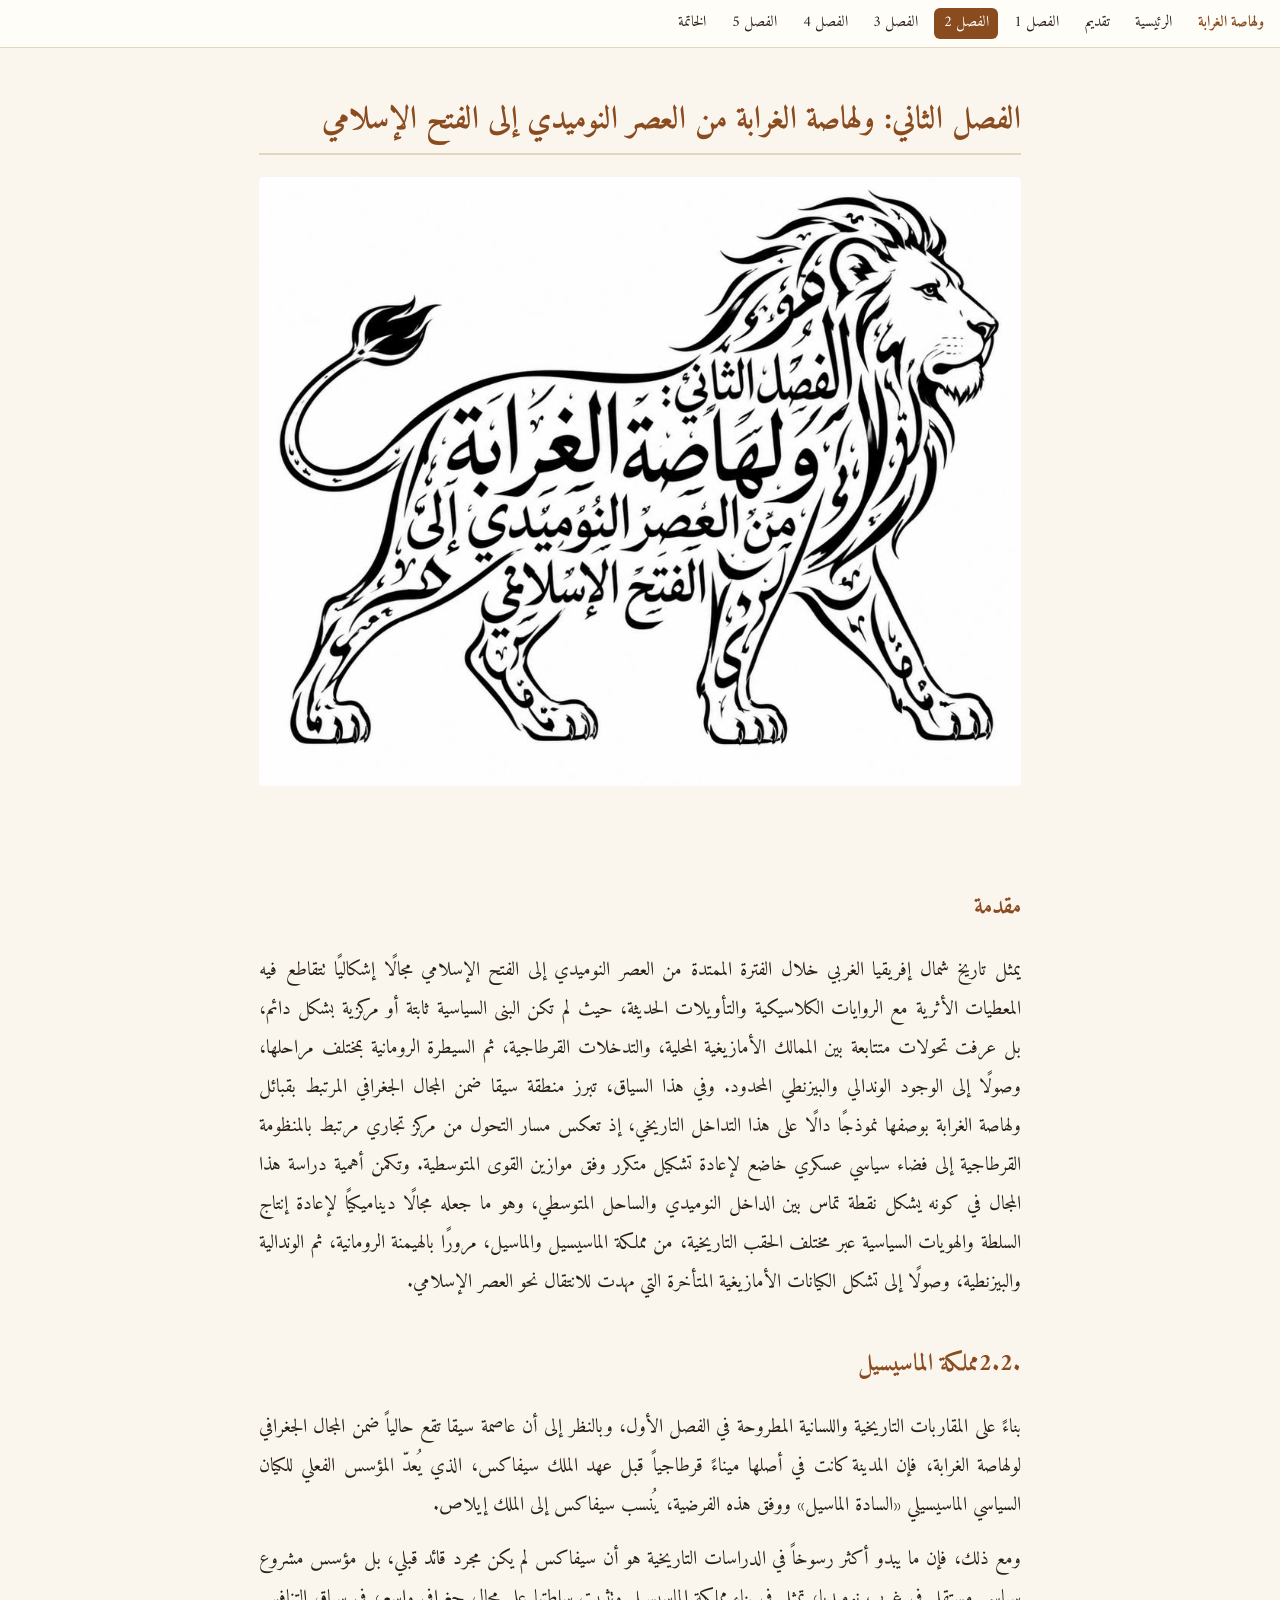
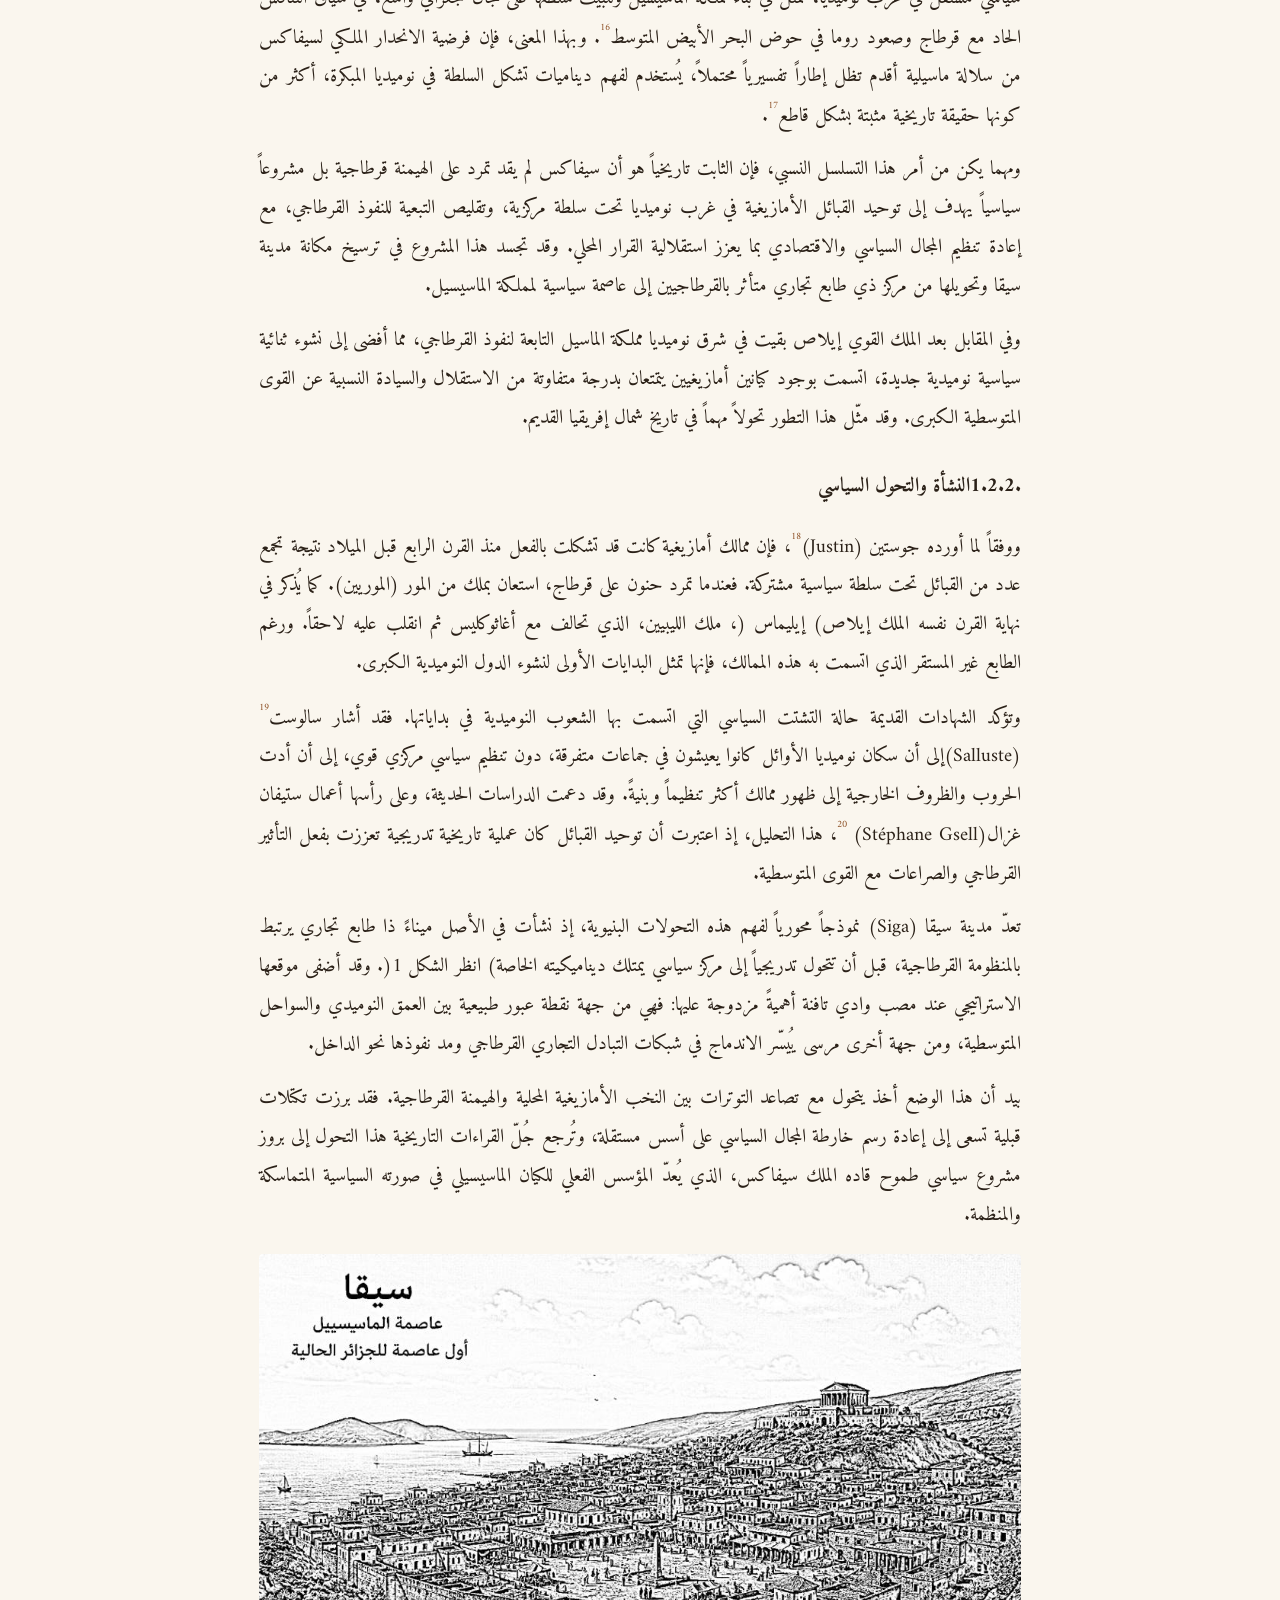
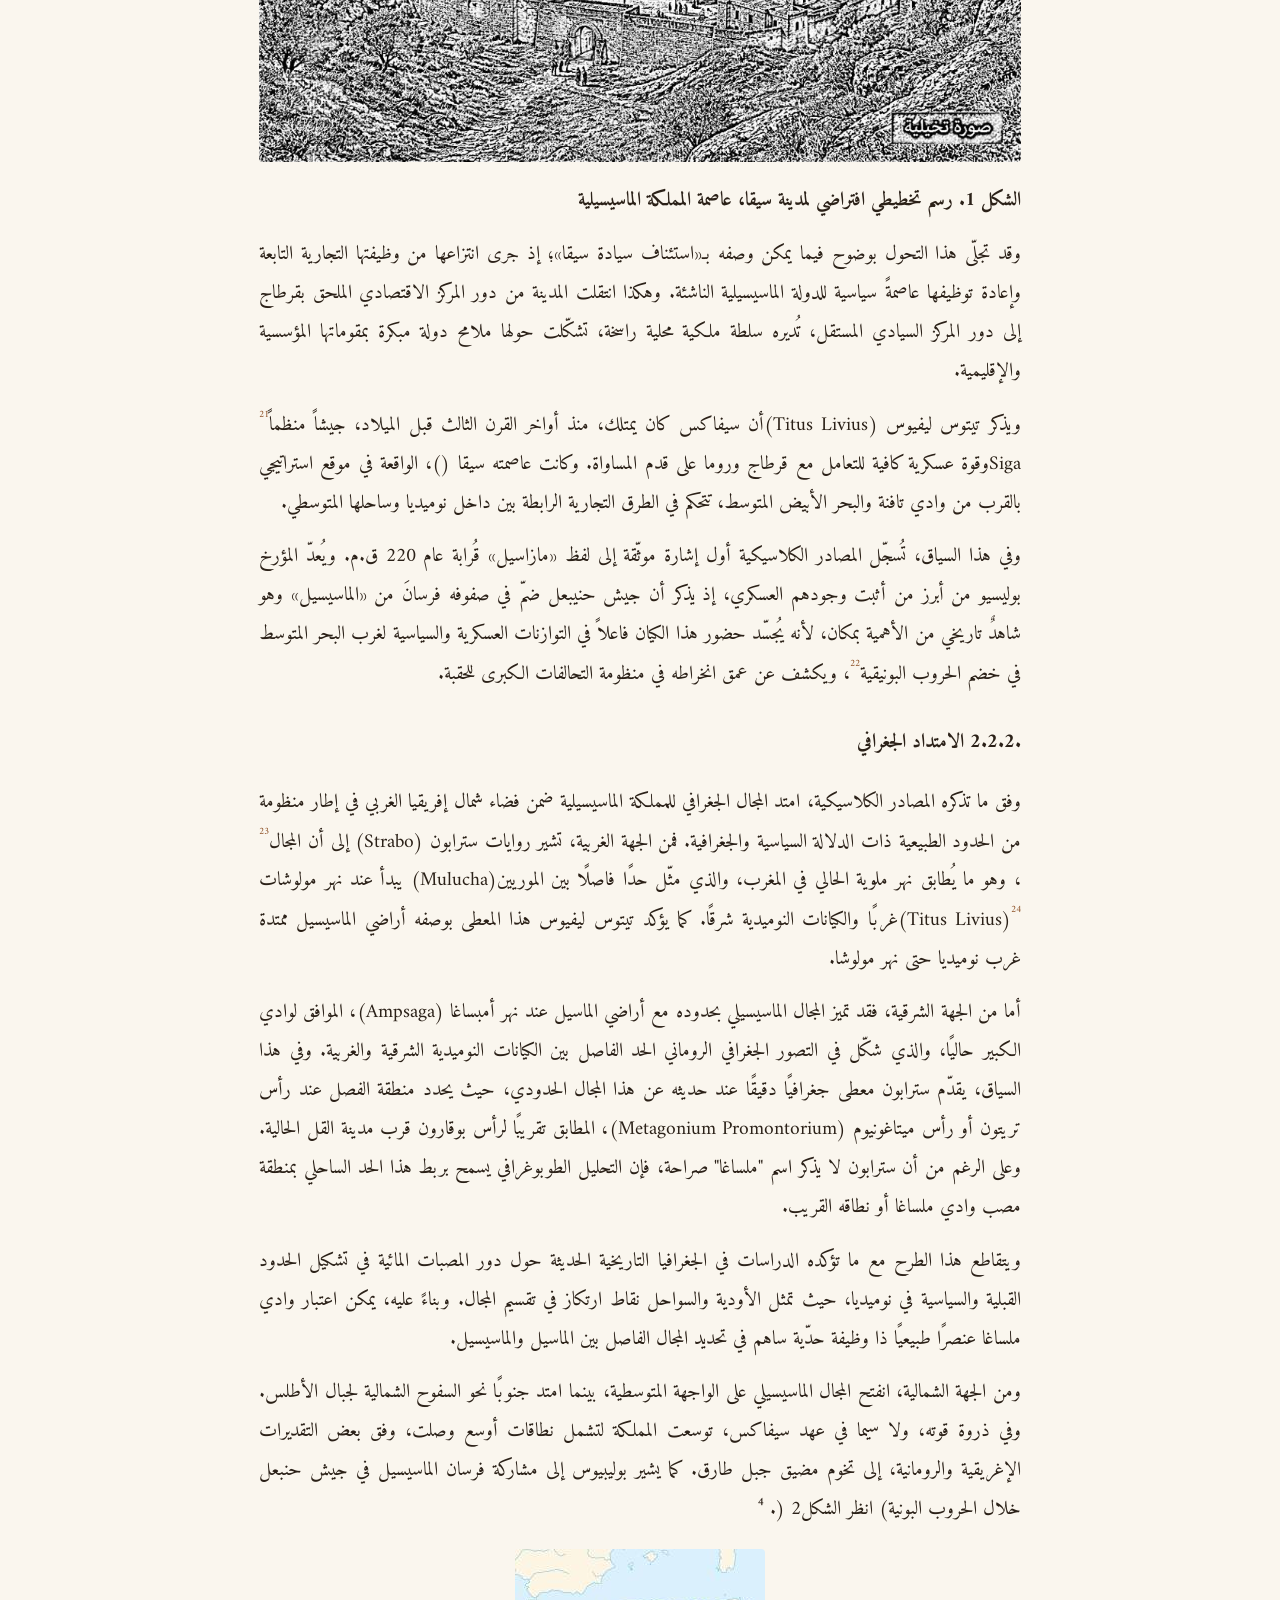
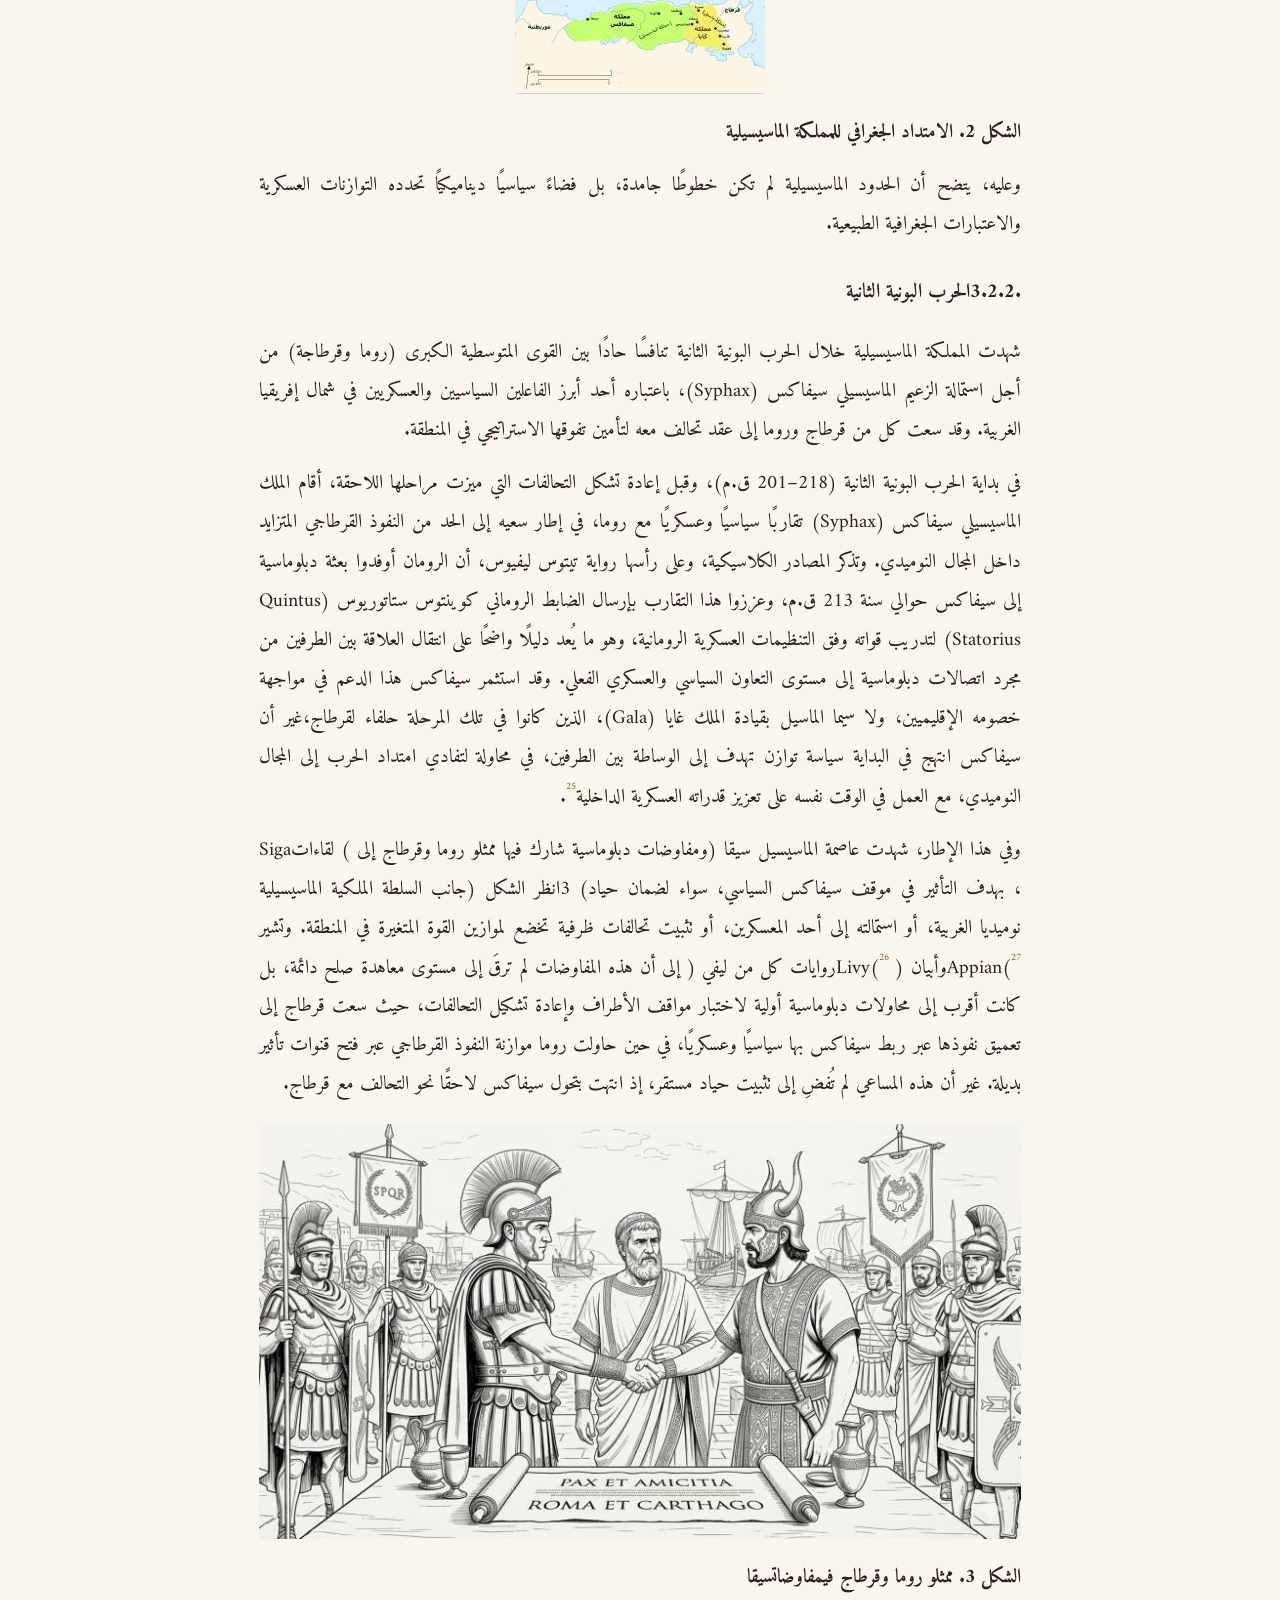
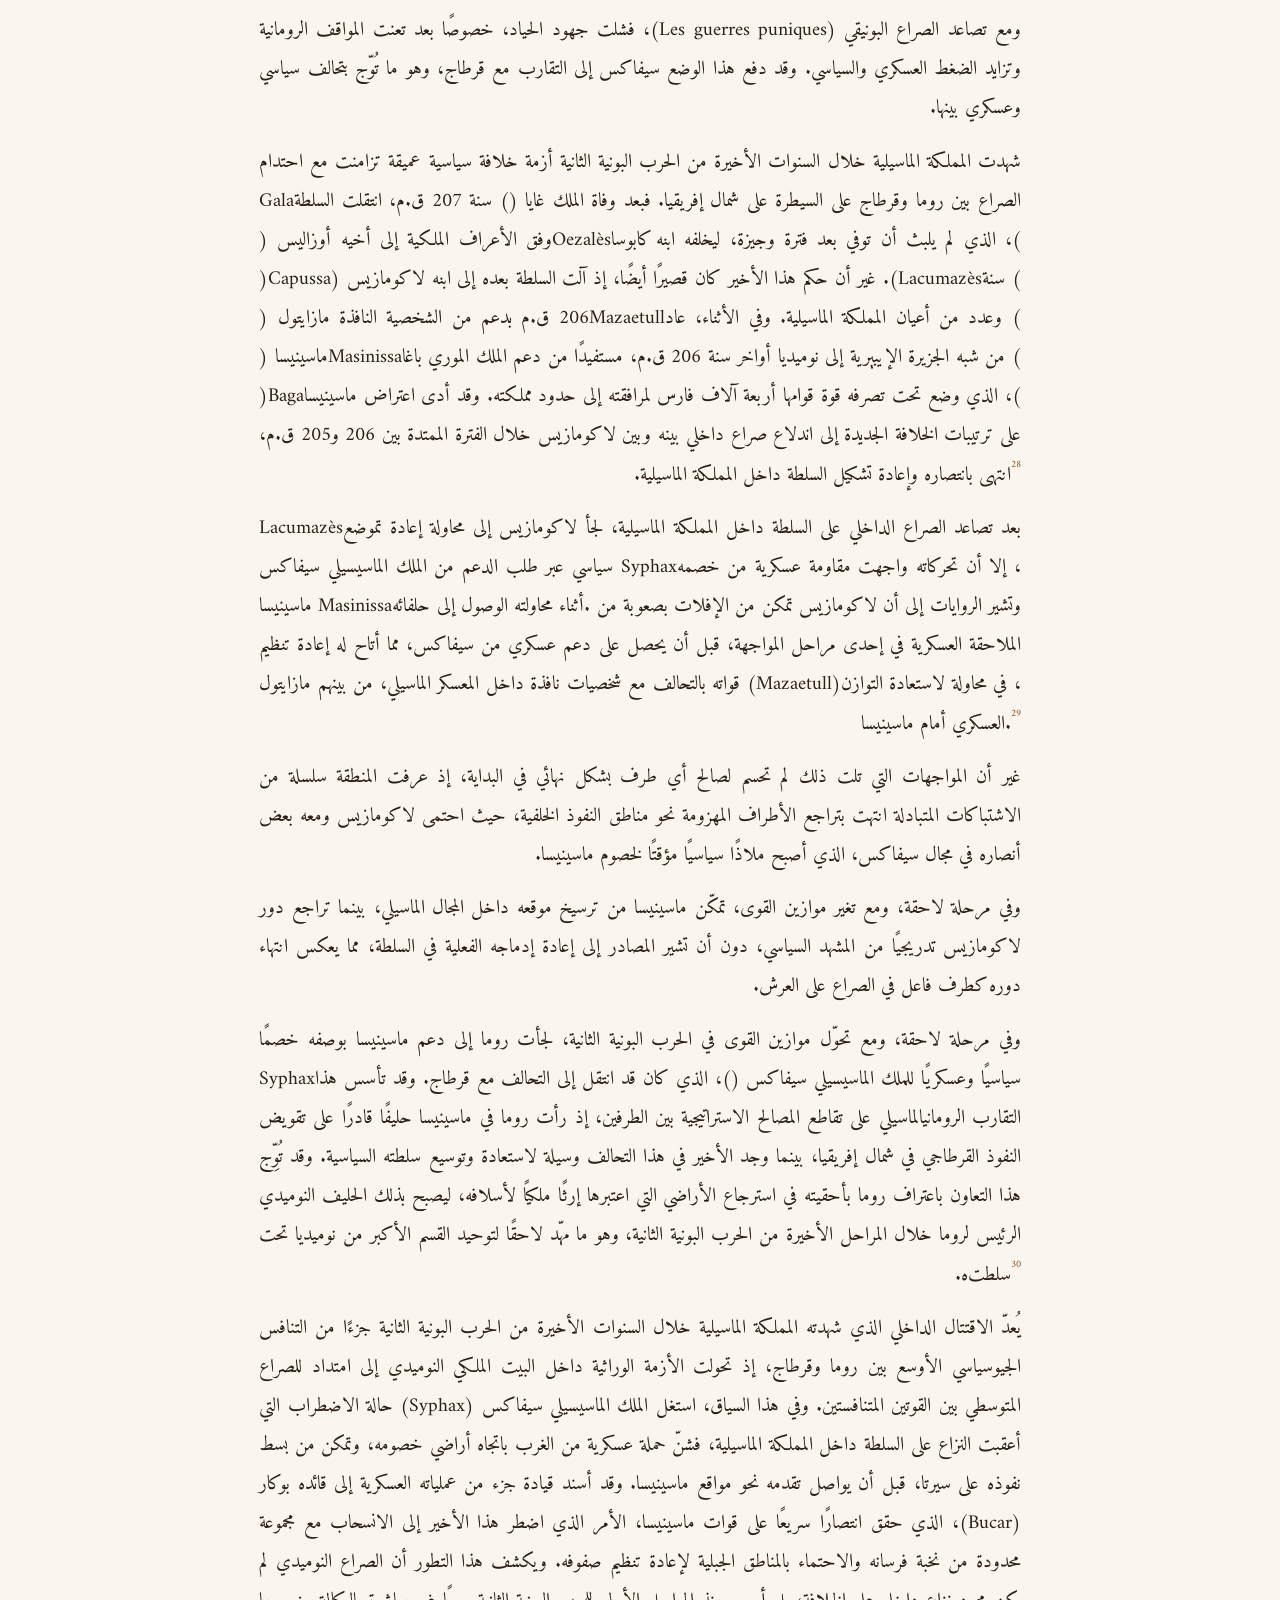
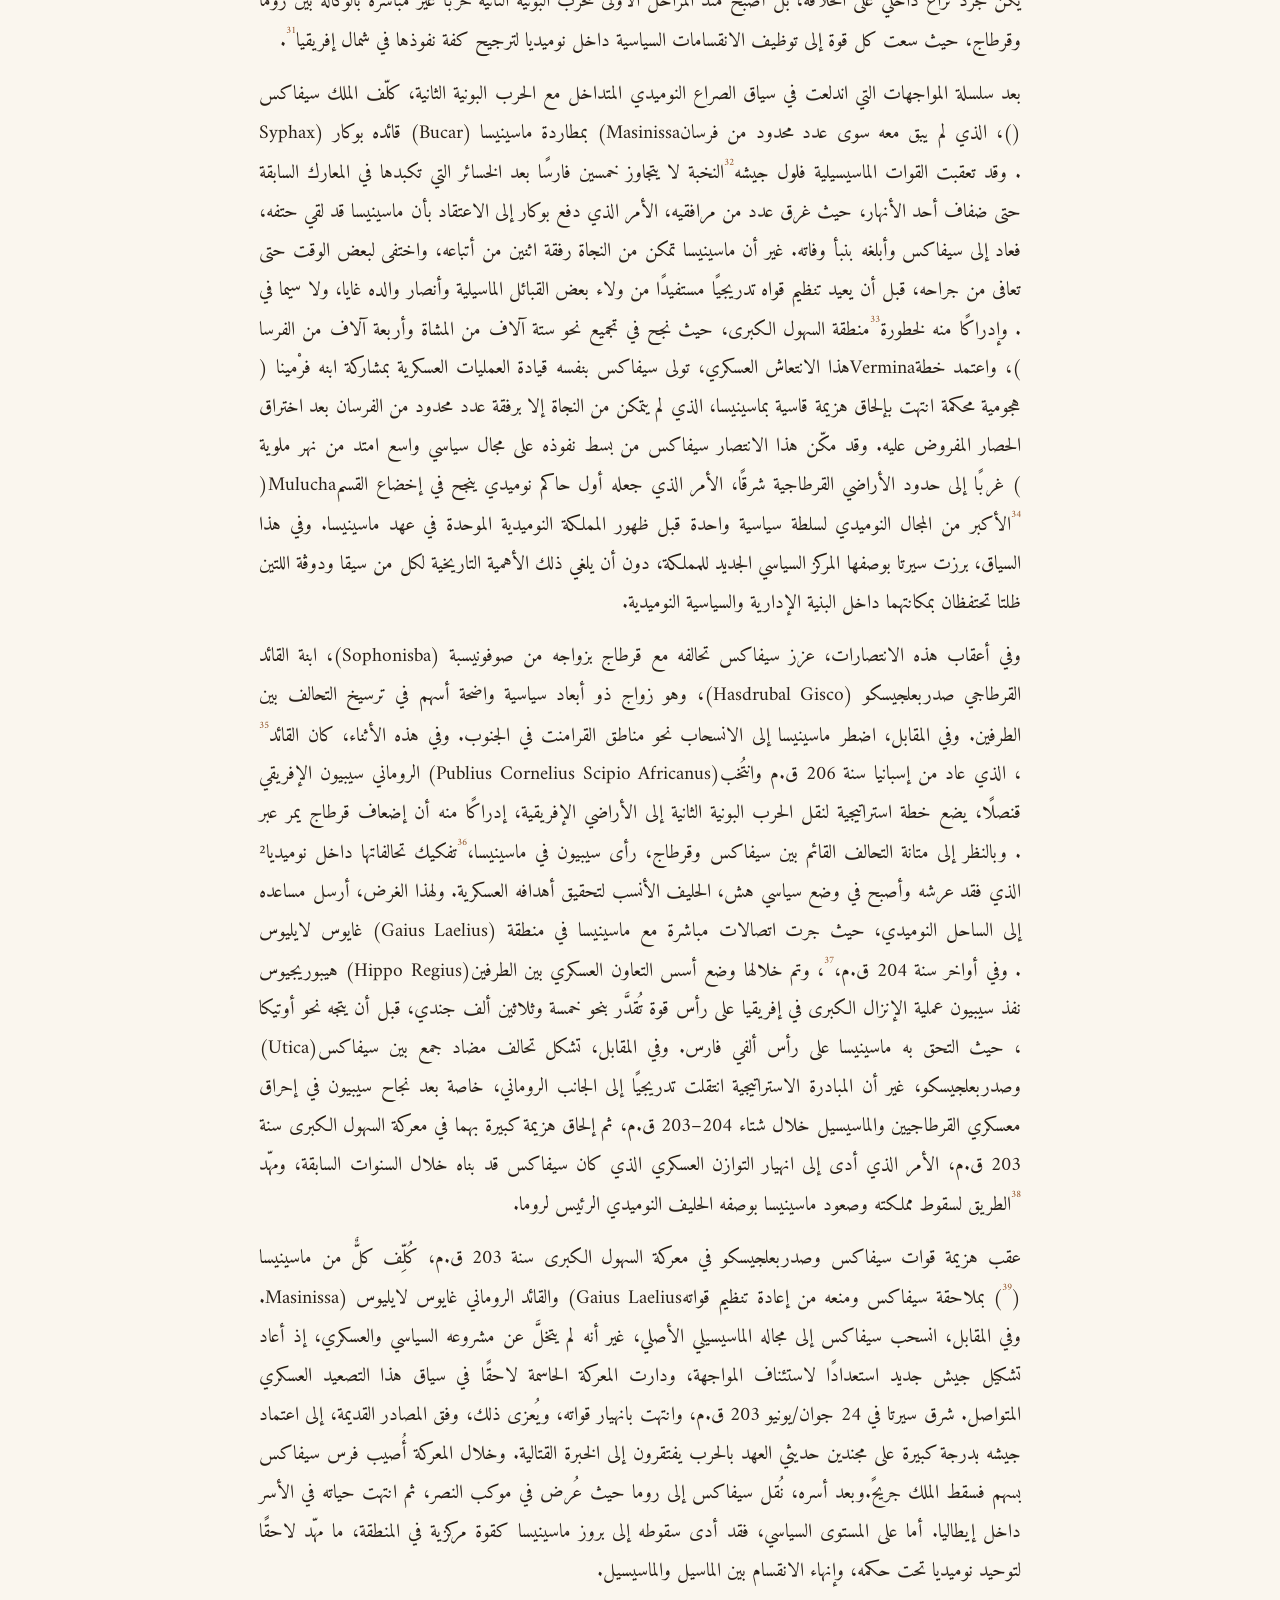
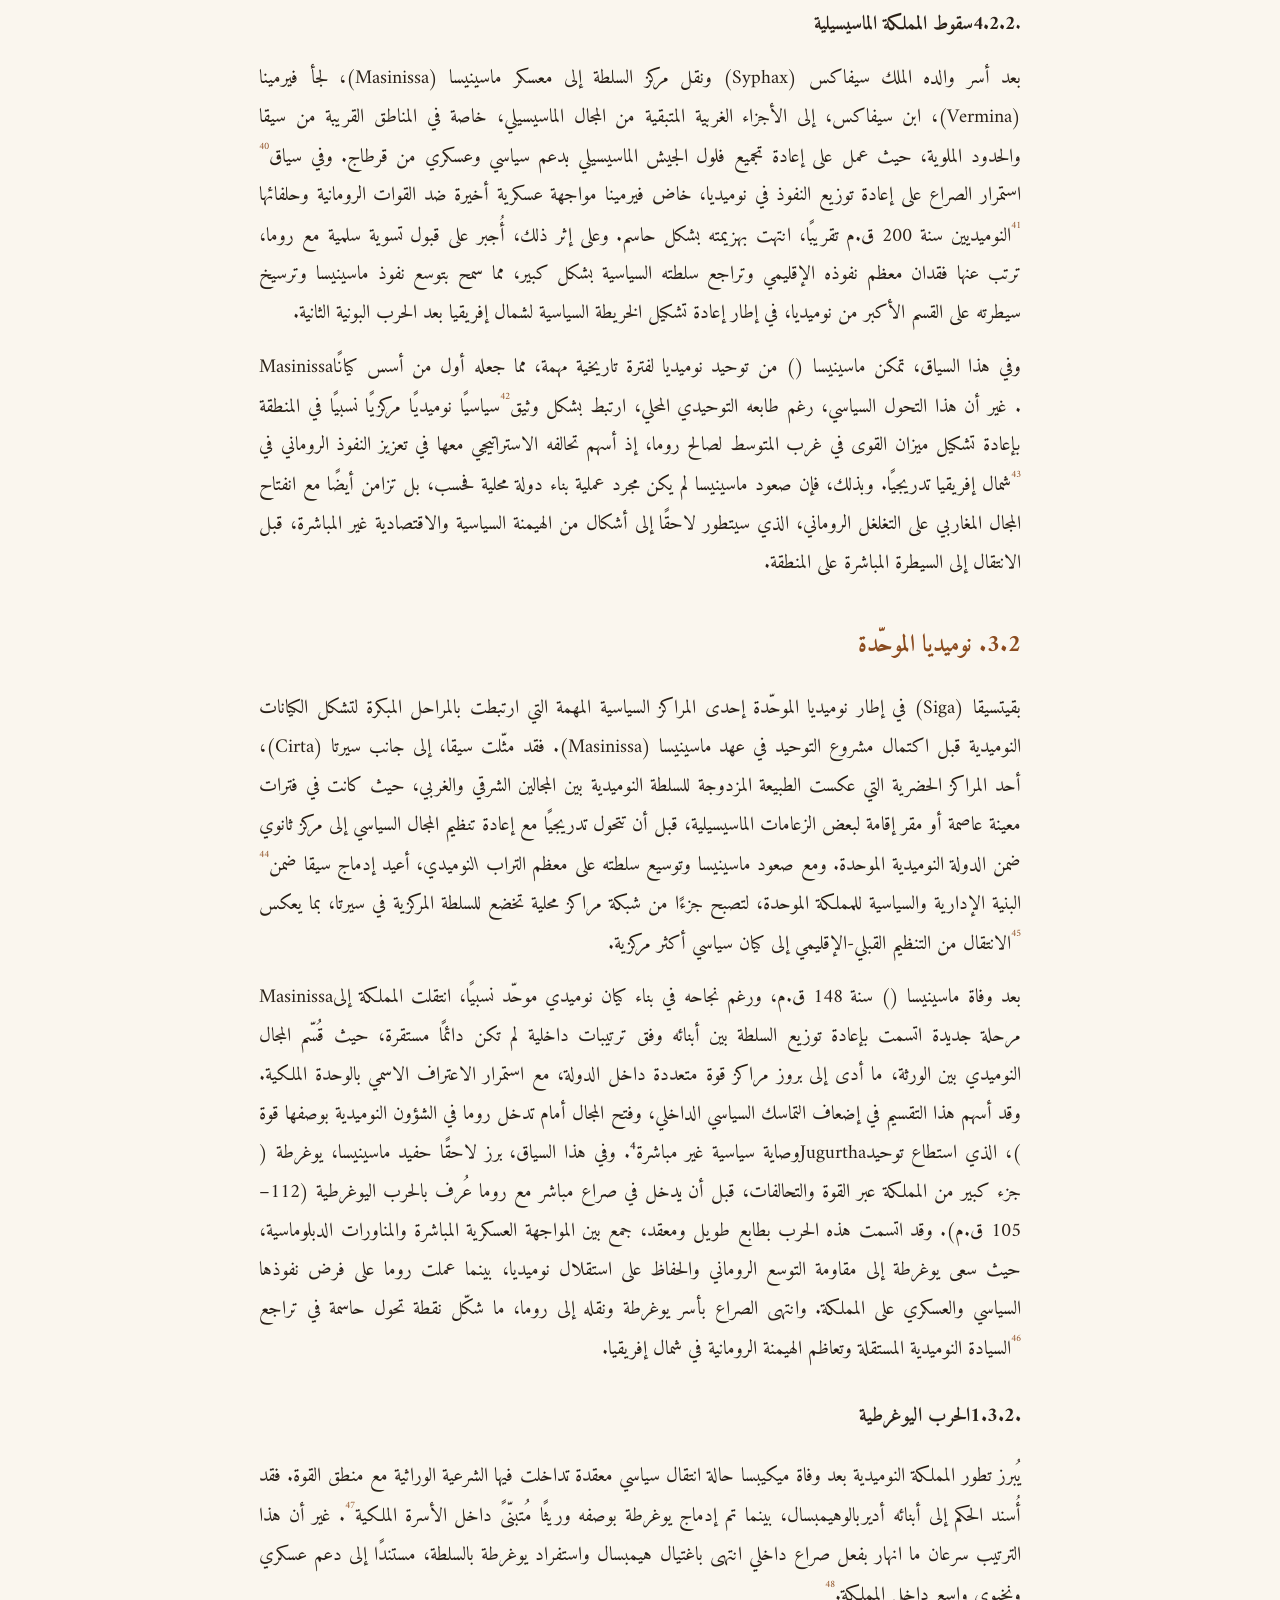
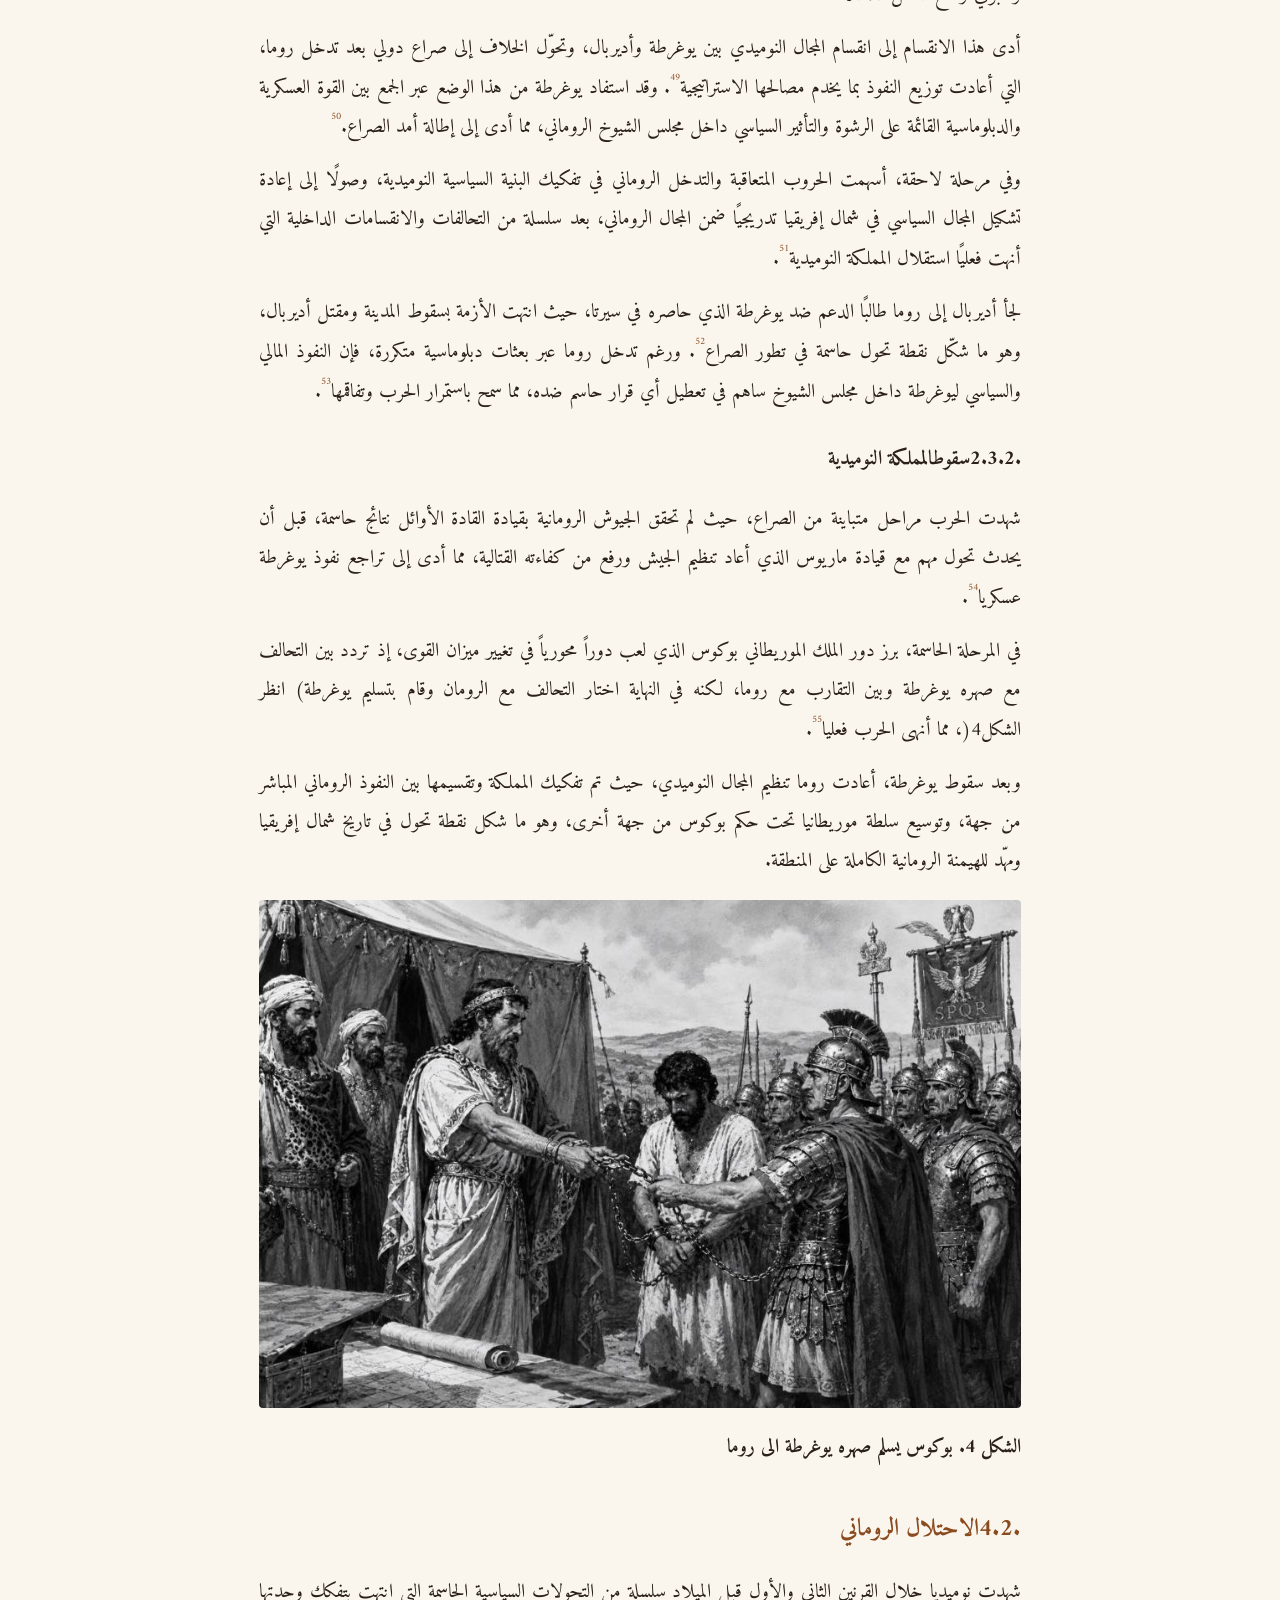
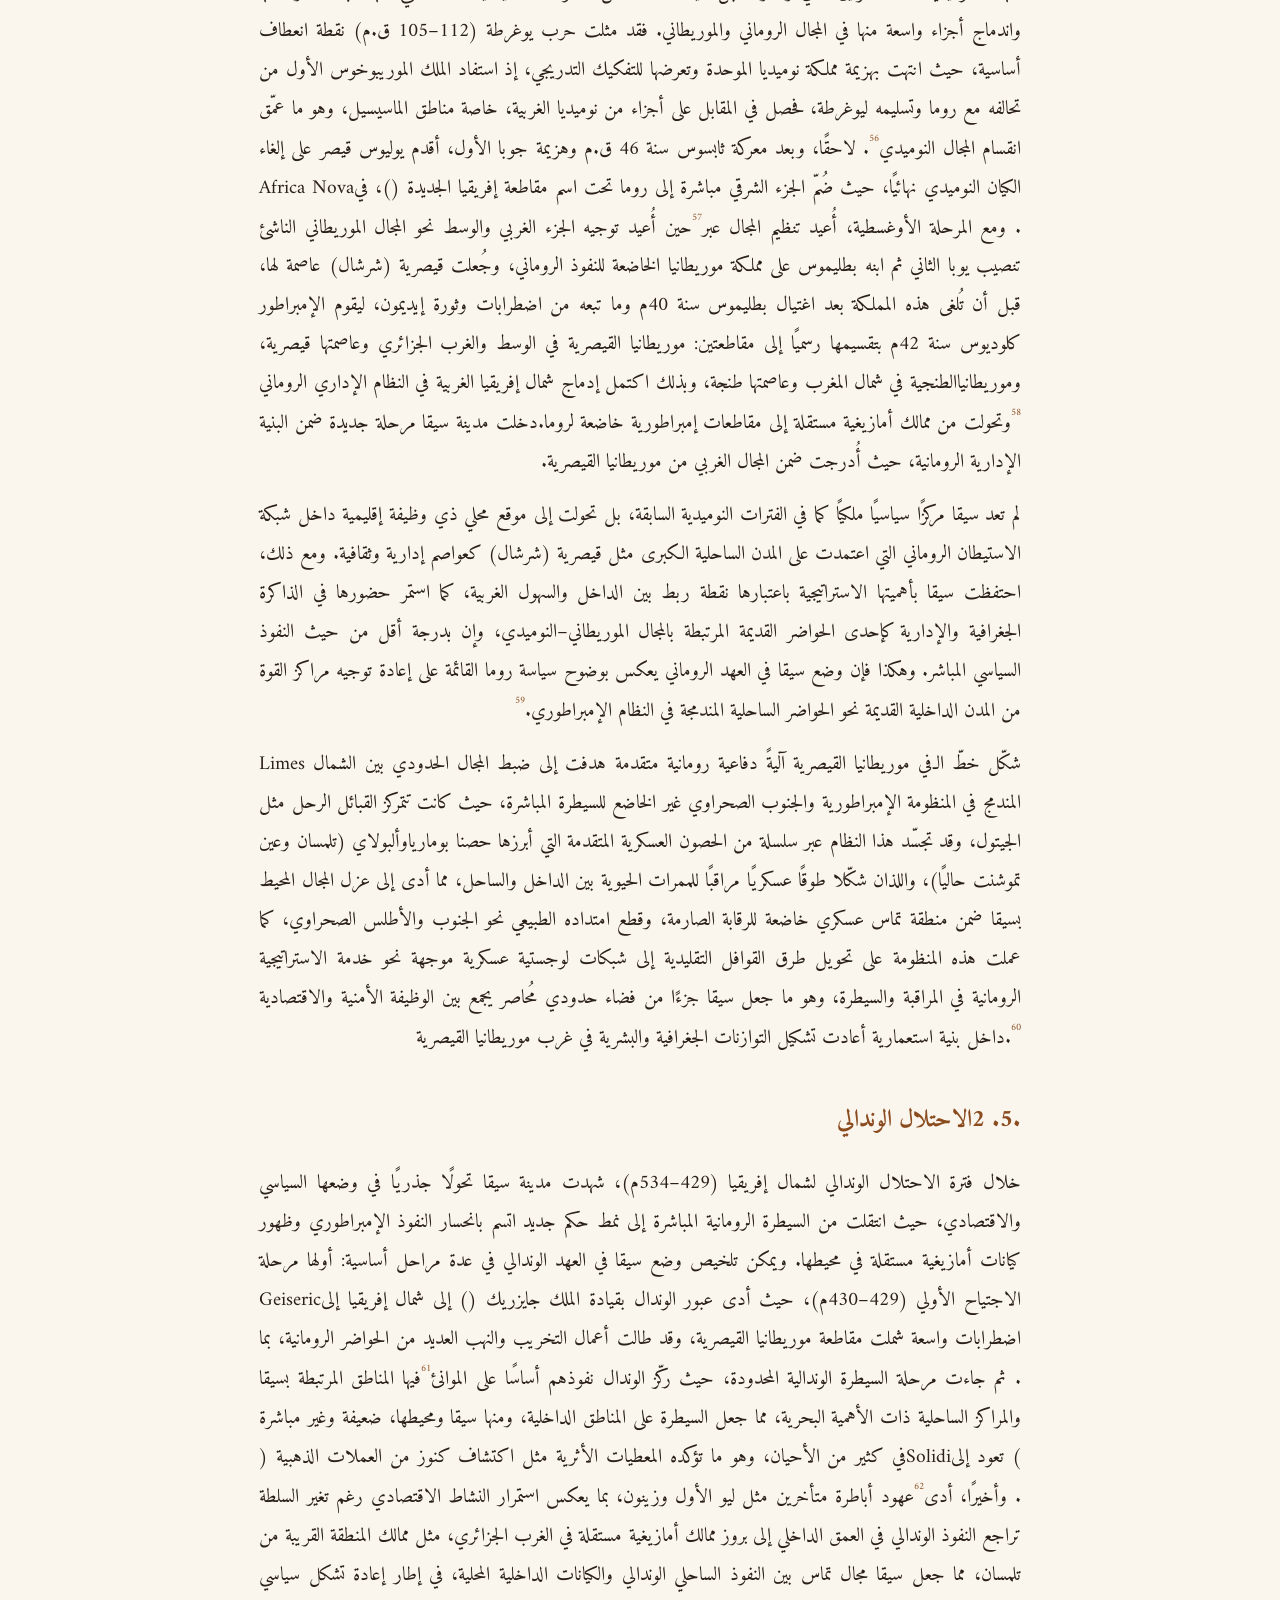
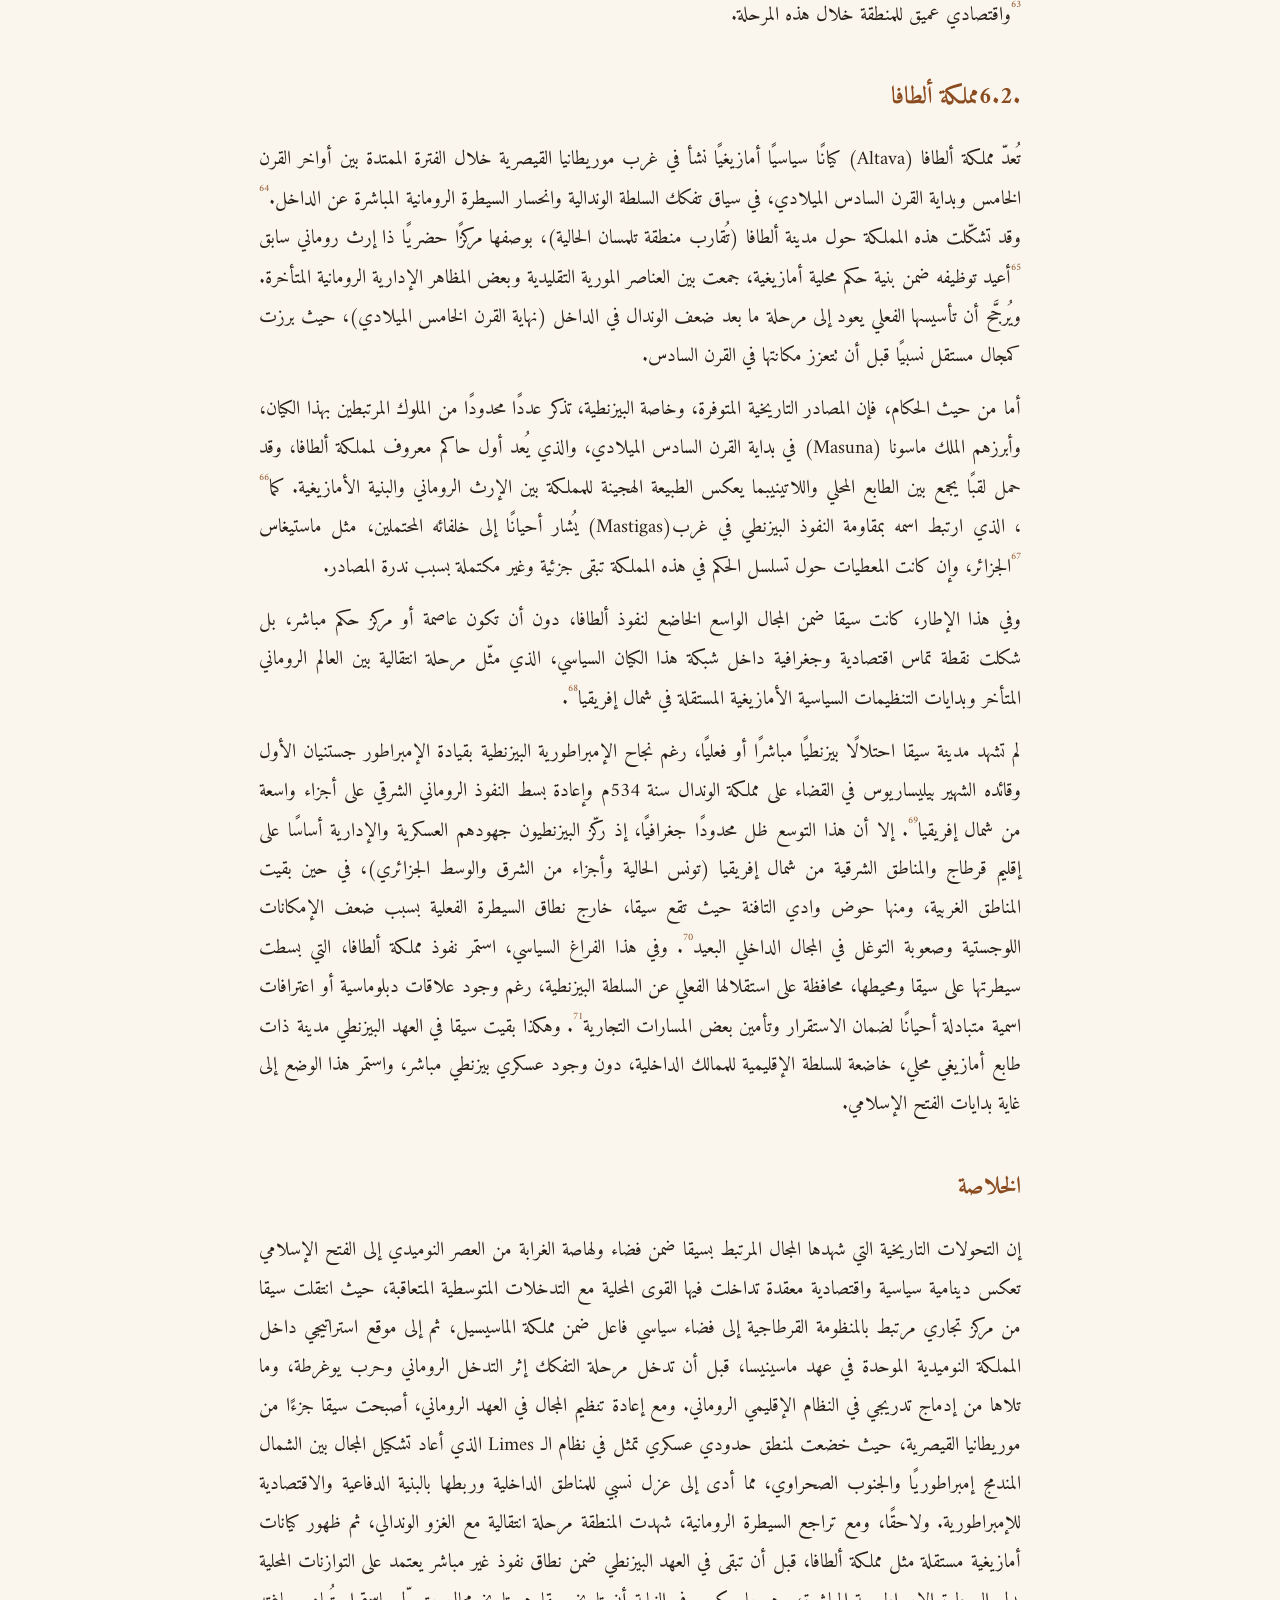
<file: ولهاصة-موقع-الكتاب/ch2.html>
<!doctype html><html lang="ar" dir="rtl"><head><meta charset="utf-8"><meta name="viewport" content="width=device-width,initial-scale=1"><title>الفصل الثاني: ولهاصة الغرابة من العصر النوميدي إلى الفتح الإسلامي — ولهاصة الغرابة: التاريخ والإنسان والعمران</title><link rel="stylesheet" href="style.css"><link href="https://fonts.googleapis.com/css2?family=Amiri:wght@400;700&display=swap" rel="stylesheet"></head><body><header class="top"><span class="brand">ولهاصة الغرابة</span><a href="index.html">الرئيسية</a><a href="intro.html">تقديم</a><a href="ch1.html">الفصل 1</a><a href="ch2.html" class="on">الفصل 2</a><a href="ch3.html">الفصل 3</a><a href="ch4.html">الفصل 4</a><a href="ch5.html">الفصل 5</a><a href="conclusion.html">الخاتمة</a></header><main><h1
id="الفصل-الثاني-ولهاصة-الغرابة-من-العصر-النوميدي-إلى-الفتح-الإسلامي"><span dir="rtl">الفصل الثاني: ولهاصة الغرابة من العصر النوميدي إلى الفتح الإسلامي</span></h1>
<p><img src="images/image3.jpg" loading="lazy" alt=""></p>
<p><strong><span dir="rtl"><br />
</span></strong></p>
<h2 id="مقدمة-1"><strong><span dir="rtl">مقدمة</span></strong></h2>
<p><span dir="rtl">يمثل تاريخ شمال إفريقيا الغربي خلال الفترة الممتدة من
العصر النوميدي إلى الفتح الإسلامي مجالًا إشكاليًا تتقاطع فيه المعطيات
الأثرية مع الروايات الكلاسيكية والتأويلات الحديثة، حيث لم تكن البنى
السياسية ثابتة أو مركزية بشكل دائم، بل عرفت تحولات متتابعة بين الممالك
الأمازيغية المحلية، والتدخلات القرطاجية، ثم السيطرة الرومانية بمختلف
مراحلها، وصولًا إلى الوجود الوندالي والبيزنطي المحدود. وفي هذا السياق،
تبرز منطقة سيقا ضمن المجال الجغرافي المرتبط بقبائل ولهاصة الغرابة بوصفها
نموذجًا دالًا على هذا التداخل التاريخي، إذ تعكس مسار التحول من مركز تجاري
مرتبط بالمنظومة القرطاجية إلى فضاء سياسي عسكري خاضع لإعادة تشكيل متكرر
وفق موازين القوى المتوسطية. وتكمن أهمية دراسة هذا المجال في كونه يشكل
نقطة تماس بين الداخل النوميدي والساحل المتوسطي، وهو ما جعله مجالًا
ديناميكيًا لإعادة إنتاج السلطة والهويات السياسية عبر مختلف الحقب
التاريخية، من مملكة الماسيسيل والماسيل، مرورًا بالهيمنة الرومانية، ثم
الوندالية والبيزنطية، وصولًا إلى تشكل الكيانات الأمازيغية المتأخرة التي
مهدت للانتقال نحو العصر الإسلامي.</span></p>
<h2 id="مملكة-الماسيسيل">.<strong>2.2<span dir="rtl">مملكة الماسيسيل</span></strong></h2>
<p><span dir="rtl">بناءً على المقاربات التاريخية واللسانية المطروحة في
الفصل الأول، وبالنظر إلى أن عاصمة سيقا تقع حالياً ضمن المجال الجغرافي
لولهاصة الغرابة، فإن المدينة كانت في أصلها ميناءً قرطاجياً قبل عهد الملك
سيفاكس، الذي يُعدّ المؤسس الفعلي للكيان السياسي الماسيسيلي «السادة
الماسيل» ووفق هذه الفرضية، يُنسب سيفاكس إلى الملك إيلاص.</span></p>
<p><span dir="rtl">ومع ذلك، فإن ما يبدو أكثر رسوخاً في الدراسات التاريخية
هو أن سيفاكس لم يكن مجرد قائد قبلي، بل مؤسس مشروع سياسي مستقل في غرب
نوميديا، تمثل في بناء مملكة الماسيسيل وتثبيت سلطتها على مجال جغرافي
واسع، في سياق التنافس الحاد مع قرطاج وصعود روما في حوض البحر الأبيض
المتوسط</span><a href="#fn16" class="fnref" id="fnref16"><sup>16</sup></a><span dir="rtl">. وبهذا المعنى، فإن
فرضية الانحدار الملكي لسيفاكس من سلالة ماسيلية أقدم تظل إطاراً تفسيرياً
محتملاً، يُستخدم لفهم ديناميات تشكل السلطة في نوميديا المبكرة، أكثر من
كونها حقيقة تاريخية مثبتة بشكل قاطع</span><a href="#fn17" class="fnref" id="fnref17"><sup>17</sup></a><span dir="rtl">.</span></p>
<p><span dir="rtl">ومهما يكن من أمر هذا التسلسل النسبي، فإن الثابت
تاريخياً هو أن سيفاكس لم يقد تمرد على الهيمنة قرطاجية بل مشروعاً سياسياً
يهدف إلى توحيد القبائل الأمازيغية في غرب نوميديا تحت سلطة مركزية، وتقليص
التبعية للنفوذ القرطاجي، مع إعادة تنظيم المجال السياسي والاقتصادي بما
يعزز استقلالية القرار المحلي. وقد تجسد هذا المشروع في ترسيخ مكانة مدينة
سيقا وتحويلها من مركز ذي طابع تجاري متأثر بالقرطاجيين إلى عاصمة سياسية
لمملكة الماسيسيل.</span></p>
<p><span dir="rtl">وفي المقابل بعد الملك القوي إيلاص بقيت في شرق نوميديا
مملكة الماسيل التابعة لنفوذ القرطاجي، مما أفضى إلى نشوء ثنائية سياسية
نوميدية جديدة، اتسمت بوجود كيانين أمازيغيين يتمتعان بدرجة متفاوتة من
الاستقلال والسيادة النسبية عن القوى المتوسطية الكبرى. وقد مثّل هذا التطور
تحولاً مهماً في تاريخ شمال إفريقيا القديم.</span></p>
<h3 id="النشأة-والتحول-السياسي"><strong>.1.2.2<span dir="rtl">النشأة والتحول السياسي</span></strong></h3>
<p><span dir="rtl">ووفقاً لما أورده جوستين</span> (Justin)<a href="#fn18" class="fnref" id="fnref18"><sup>18</sup></a><span dir="rtl">، فإن ممالك أمازيغية
كانت قد تشكلت بالفعل منذ القرن الرابع قبل الميلاد نتيجة تجمع عدد من
القبائل تحت سلطة سياسية مشتركة. فعندما تمرد حنون على قرطاج، استعان بملك
من المور (الموريين). كما يُذكر في نهاية القرن نفسه الملك إيلاص</span>)
<span dir="rtl">إيليماس</span> (<span dir="rtl">، ملك الليبيين، الذي
تحالف مع أغاثوكليس ثم انقلب عليه لاحقاً. ورغم الطابع غير المستقر الذي
اتسمت به هذه الممالك، فإنها تمثل البدايات الأولى لنشوء الدول النوميدية
الكبرى</span>.</p>
<p><span dir="rtl">وتؤكد الشهادات القديمة حالة التشتت السياسي التي اتسمت
بها الشعوب النوميدية في بداياتها. فقد أشار سالوست</span><a href="#fn19" class="fnref" id="fnref19"><sup>19</sup></a>
(Salluste)<span dir="rtl">إلى أن سكان نوميديا الأوائل كانوا يعيشون في
جماعات متفرقة، دون تنظيم سياسي مركزي قوي، إلى أن أدت الحروب والظروف
الخارجية إلى ظهور ممالك أكثر تنظيماً وبنيةً. وقد دعمت الدراسات الحديثة،
وعلى رأسها أعمال ستيفان غزال</span><a href="#fn20" class="fnref" id="fnref20"><sup>20</sup></a> (Stéphane Gsell)<span
dir="rtl">، هذا التحليل، إذ اعتبرت أن توحيد القبائل كان عملية تاريخية
تدريجية تعززت بفعل التأثير القرطاجي والصراعات مع القوى
المتوسطية</span>.</p>
<p><span dir="rtl">تعدّ مدينة سيقا (</span>Siga<span dir="rtl">) نموذجاً
محورياً لفهم هذه التحولات البنيوية، إذ نشأت في الأصل ميناءً ذا طابع تجاري
يرتبط بالمنظومة القرطاجية، قبل أن تتحول تدريجياً إلى مركز سياسي يمتلك
ديناميكيته الخاصة</span>) <span dir="rtl">انظر الشكل 1</span>(<span
dir="rtl">. وقد أضفى موقعها الاستراتيجي عند مصب وادي تافنة أهميةً مزدوجة
عليها: فهي من جهة نقطة عبور طبيعية بين العمق النوميدي والسواحل
المتوسطية، ومن جهة أخرى مرسى يُيسّر الاندماج في شبكات التبادل التجاري
القرطاجي ومد نفوذها نحو الداخل.</span></p>
<p><span dir="rtl">بيد أن هذا الوضع أخذ يتحول مع تصاعد التوترات بين
النخب الأمازيغية المحلية والهيمنة القرطاجية. فقد برزت تكتلات قبلية تسعى
إلى إعادة رسم خارطة المجال السياسي على أسس مستقلة، وتُرجع جُلّ القراءات
التاريخية هذا التحول إلى بروز مشروع سياسي طموح قاده الملك سيفاكس، الذي
يُعدّ المؤسس الفعلي للكيان الماسيسيلي في صورته السياسية المتماسكة
والمنظمة.</span></p>
<p><img src="images/image4.jpg" loading="lazy" alt=""></p>
<p><strong><span dir="rtl">الشكل 1. رسم تخطيطي افتراضي لمدينة سيقا،
عاصمة المملكة الماسيسيلية</span></strong></p>
<p><span dir="rtl">وقد تجلّى هذا التحول بوضوح فيما يمكن وصفه بـ«استئناف
سيادة سيقا»؛ إذ جرى انتزاعها من وظيفتها التجارية التابعة وإعادة توظيفها
عاصمةً سياسية للدولة الماسيسيلية الناشئة. وهكذا انتقلت المدينة من دور
المركز الاقتصادي الملحق بقرطاج إلى دور المركز السيادي المستقل، تُديره
سلطة ملكية محلية راسخة، تشكّلت حولها ملامح دولة مبكرة بمقوماتها المؤسسية
والإقليمية.</span></p>
<p><span dir="rtl">ويذكر تيتوس ليفيوس</span> (Titus Livius)<a href="#fn21" class="fnref" id="fnref21"><sup>21</sup></a><span dir="rtl">أن سيفاكس كان يمتلك،
منذ أواخر القرن الثالث قبل الميلاد، جيشاً منظماً وقوة عسكرية كافية للتعامل
مع قرطاج وروما على قدم المساواة. وكانت عاصمته سيقا (</span>Siga<span
dir="rtl">)، الواقعة في موقع استراتيجي بالقرب من وادي تافنة والبحر
الأبيض المتوسط، تتحكم في الطرق التجارية الرابطة بين داخل نوميديا وساحلها
المتوسطي.</span></p>
<p><span dir="rtl">وفي هذا السياق، تُسجّل المصادر الكلاسيكية أول إشارة
موثّقة إلى لفظ «مازاسيل» قُرابة عام 220 ق.م. ويُعدّ المؤرخ بوليسيو من أبرز
من أثبت وجودهم العسكري، إذ يذكر أن جيش حنيبعل ضمّ في صفوفه فرسانَ من
«الماسيسيل» وهو شاهدٌ تاريخي من الأهمية بمكان، لأنه يُجسّد حضور هذا الكيان
فاعلاً في التوازنات العسكرية والسياسية لغرب البحر المتوسط في خضم الحروب
البونيقية</span><a href="#fn22" class="fnref" id="fnref22"><sup>22</sup></a><span dir="rtl">، ويكشف عن عمق
انخراطه في منظومة التحالفات الكبرى للحقبة.</span></p>
<h3 id="الامتداد-الجغرافي">.<strong>2.2.2 <span dir="rtl">الامتداد الجغرافي</span></strong></h3>
<p><span dir="rtl">وفق ما تذكره المصادر الكلاسيكية، امتد المجال الجغرافي
للمملكة الماسيسيلية ضمن فضاء شمال إفريقيا الغربي في إطار منظومة من
الحدود الطبيعية ذات الدلالة السياسية والجغرافية. فمن الجهة الغربية، تشير
روايات سترابون</span> (Strabo) <a href="#fn23" class="fnref" id="fnref23"><sup>23</sup></a><span dir="rtl">إلى أن
المجال يبدأ عند نهر مولوشات</span> (Mulucha)<span dir="rtl">، وهو ما
يُطابق نهر ملوية الحالي في المغرب، والذي مثّل حدًا فاصلًا بين الموريين غربًا
والكيانات النوميدية شرقًا. كما يؤكد تيتوس ليفيوس</span>(Titus Livius)<a href="#fn24" class="fnref" id="fnref24"><sup>24</sup></a> <span dir="rtl">هذا المعطى بوصفه
أراضي الماسيسيل ممتدة غرب نوميديا حتى نهر مولوشا.</span></p>
<p><span dir="rtl">أما من الجهة الشرقية، فقد تميز المجال الماسيسيلي
بحدوده مع أراضي الماسيل عند نهر أمبساغا</span> (Ampsaga)<span
dir="rtl">، الموافق لوادي الكبير حاليًا، والذي شكّل في التصور الجغرافي
الروماني الحد الفاصل بين الكيانات النوميدية الشرقية والغربية. وفي هذا
السياق، يقدّم سترابون معطى جغرافيًا دقيقًا عند حديثه عن هذا المجال الحدودي،
حيث يحدد منطقة الفصل عند رأس تريتون أو رأس ميتاغونيوم</span> (Metagonium
Promontorium)<span dir="rtl">، المطابق تقريبًا لرأس بوقارون قرب مدينة
القل الحالية. وعلى الرغم من أن سترابون لا يذكر اسم "ملساغا" صراحة، فإن
التحليل الطوبوغرافي يسمح بربط هذا الحد الساحلي بمنطقة مصب وادي ملساغا أو
نطاقه القريب.</span></p>
<p><span dir="rtl">ويتقاطع هذا الطرح مع ما تؤكده الدراسات في الجغرافيا
التاريخية الحديثة حول دور المصبات المائية في تشكيل الحدود القبلية
والسياسية في نوميديا، حيث تمثل الأودية والسواحل نقاط ارتكاز في تقسيم
المجال. وبناءً عليه، يمكن اعتبار وادي ملساغا عنصرًا طبيعيًا ذا وظيفة حدّية
ساهم في تحديد المجال الفاصل بين الماسيل والماسيسيل.</span></p>
<p><span dir="rtl">ومن الجهة الشمالية، انفتح المجال الماسيسيلي على
الواجهة المتوسطية، بينما امتد جنوبًا نحو السفوح الشمالية لجبال الأطلس.
وفي ذروة قوته، ولا سيما في عهد سيفاكس، توسعت المملكة لتشمل نطاقات أوسع
وصلت، وفق بعض التقديرات الإغريقية والرومانية، إلى تخوم مضيق جبل طارق.
كما يشير بوليبيوس إلى مشاركة فرسان الماسيسيل في جيش حنبعل خلال الحروب
البونية</span>) <span dir="rtl">انظر الشكل</span>2 (<span dir="rtl">.
⁴</span></p>
<p><img src="images/image5.jpg" loading="lazy" alt=""></p>
<p><strong><span dir="rtl">الشكل 2. الامتداد الجغرافي للمملكة
الماسيسيلية</span></strong></p>
<p><span dir="rtl">وعليه، يتضح أن الحدود الماسيسيلية لم تكن خطوطًا جامدة،
بل فضاءً سياسيًا ديناميكيًا تحدده التوازنات العسكرية والاعتبارات الجغرافية
الطبيعية.</span></p>
<h3 id="الحرب-البونية-الثانية">.<strong>3.2.2<span dir="rtl">الحرب البونية الثانية</span></strong></h3>
<p><span dir="rtl">شهدت المملكة الماسيسيلية خلال الحرب البونية الثانية
تنافسًا حادًا بين القوى المتوسطية الكبرى (روما وقرطاجة) من أجل استمالة
الزعيم الماسيسيلي سيفاكس</span> (Syphax)<span dir="rtl">، باعتباره أحد
أبرز الفاعلين السياسيين والعسكريين في شمال إفريقيا الغربية. وقد سعت كل
من قرطاج وروما إلى عقد تحالف معه لتأمين تفوقها الاستراتيجي في
المنطقة</span>.</p>
<p><span dir="rtl">في بداية الحرب البونية الثانية (218–201 ق.م)، وقبل
إعادة تشكل التحالفات التي ميزت مراحلها اللاحقة، أقام الملك الماسيسيلي
سيفاكس</span> (Syphax) <span dir="rtl">تقاربًا سياسيًا وعسكريًا مع روما، في
إطار سعيه إلى الحد من النفوذ القرطاجي المتزايد داخل المجال النوميدي.
وتذكر المصادر الكلاسيكية، وعلى رأسها رواية تيتوس ليفيوس، أن الرومان
أوفدوا بعثة دبلوماسية إلى سيفاكس حوالي سنة 213 ق.م، وعززوا هذا التقارب
بإرسال الضابط الروماني كوينتوس ستاتوريوس</span> (Quintus Statorius)
<span dir="rtl">لتدريب قواته وفق التنظيمات العسكرية الرومانية، وهو ما
يُعد دليلًا واضحًا على انتقال العلاقة بين الطرفين من مجرد اتصالات دبلوماسية
إلى مستوى التعاون السياسي والعسكري الفعلي. وقد استثمر سيفاكس هذا الدعم
في مواجهة خصومه الإقليميين، ولا سيما الماسيل بقيادة الملك غايا</span>
(Gala)<span dir="rtl">، الذين كانوا في تلك المرحلة حلفاء لقرطاج،غير أن
سيفاكس انتهج في البداية سياسة توازن تهدف إلى الوساطة بين الطرفين، في
محاولة لتفادي امتداد الحرب إلى المجال النوميدي، مع العمل في الوقت نفسه
على تعزيز قدراته العسكرية الداخلية</span><a href="#fn25" class="fnref" id="fnref25"><sup>25</sup></a><span dir="rtl">.</span></p>
<p><span dir="rtl">وفي هذا الإطار، شهدت عاصمة الماسيسيل سيقا
(</span>Siga<span dir="rtl">) لقاءات</span> <span dir="rtl">ومفاوضات
دبلوماسية شارك فيها ممثلو روما وقرطاج إلى جانب السلطة الملكية
الماسيسيلية</span>) <span dir="rtl">انظر الشكل</span>3 (<span
dir="rtl">، بهدف التأثير في موقف سيفاكس السياسي، سواء لضمان حياد نوميديا
الغربية، أو استمالته إلى أحد المعسكرين، أو تثبيت تحالفات ظرفية تخضع
لموازين القوة المتغيرة في المنطقة. وتشير روايات كل من ليفي
(</span>Livy<span dir="rtl">)</span><a href="#fn26" class="fnref" id="fnref26"><sup>26</sup></a> <span dir="rtl">وأبيان
(</span>Appian<span dir="rtl">)</span><a href="#fn27" class="fnref" id="fnref27"><sup>27</sup></a>
<span dir="rtl">إلى أن هذه المفاوضات لم ترقَ إلى مستوى معاهدة صلح دائمة،
بل كانت أقرب إلى محاولات دبلوماسية أولية لاختبار مواقف الأطراف وإعادة
تشكيل التحالفات، حيث سعت قرطاج إلى تعميق نفوذها عبر ربط سيفاكس بها
سياسيًا وعسكريًا، في حين حاولت روما موازنة النفوذ القرطاجي عبر فتح قنوات
تأثير بديلة. غير أن هذه المساعي لم تُفضِ إلى تثبيت حياد مستقر، إذ انتهت
بتحول سيفاكس لاحقًا نحو التحالف مع قرطاج.</span></p>
<p><img src="images/image6.jpg" loading="lazy" alt=""></p>
<p><strong><span dir="rtl">الشكل</span> 3<span dir="rtl">. ممثلو روما
وقرطاج فيمفاوضاتسيقا</span></strong></p>
<p><span dir="rtl">ومع تصاعد الصراع البونيقي</span> (Les guerres
puniques)<span dir="rtl">، فشلت جهود الحياد، خصوصًا بعد تعنت المواقف
الرومانية وتزايد الضغط العسكري والسياسي. وقد دفع هذا الوضع سيفاكس إلى
التقارب مع قرطاج، وهو ما تُوّج بتحالف سياسي وعسكري بينها.</span></p>
<p><span dir="rtl">شهدت المملكة الماسيلية خلال السنوات الأخيرة من الحرب
البونية الثانية أزمة خلافة سياسية عميقة تزامنت مع احتدام الصراع بين روما
وقرطاج على السيطرة على شمال إفريقيا. فبعد وفاة الملك غايا
(</span>Gala<span dir="rtl">) سنة 207 ق.م، انتقلت السلطة وفق الأعراف
الملكية إلى أخيه أوزاليس (</span>Oezalès<span dir="rtl">)، الذي لم يلبث
أن توفي بعد فترة وجيزة، ليخلفه ابنه كابوسا (</span>Capussa<span
dir="rtl">). غير أن حكم هذا الأخير كان قصيرًا أيضًا، إذ آلت السلطة بعده
إلى ابنه لاكومازيس (</span>Lacumazès<span dir="rtl">) سنة 206 ق.م بدعم
من الشخصية النافذة مازايتول (</span>Mazaetull<span dir="rtl">) وعدد من
أعيان المملكة الماسيلية. وفي الأثناء، عاد ماسينيسا
(</span>Masinissa<span dir="rtl">) من شبه الجزيرة الإيبيرية إلى نوميديا
أواخر سنة 206 ق.م، مستفيدًا من دعم الملك الموري باغا (</span>Baga<span
dir="rtl">)، الذي وضع تحت تصرفه قوة قوامها أربعة آلاف فارس لمرافقته إلى
حدود مملكته. وقد أدى اعتراض ماسينيسا على ترتيبات الخلافة الجديدة إلى
اندلاع صراع داخلي بينه وبين لاكومازيس خلال الفترة الممتدة بين 206 و205
ق.م، انتهى بانتصاره وإعادة تشكيل السلطة داخل المملكة الماسيلية</span><a href="#fn28" class="fnref" id="fnref28"><sup>28</sup></a><span dir="rtl">.</span></p>
<p><span dir="rtl">بعد تصاعد الصراع الداخلي على السلطة داخل المملكة
الماسيلية، لجأ لاكومازيس</span> Lacumazès<span dir="rtl">إلى محاولة
إعادة تموضع سياسي عبر طلب الدعم من الملك الماسيسيلي سيفاكس</span>
Syphax<span dir="rtl">، إلا أن تحركاته واجهت مقاومة عسكرية من خصمه
ماسينيسا</span> Masinissa<span dir="rtl">أثناء محاولته الوصول إلى
حلفائه</span>. <span dir="rtl">وتشير الروايات إلى أن لاكومازيس تمكن من
الإفلات بصعوبة من الملاحقة العسكرية في إحدى مراحل المواجهة، قبل أن يحصل
على دعم عسكري من سيفاكس، مما أتاح له إعادة تنظيم قواته بالتحالف مع
شخصيات نافذة داخل المعسكر الماسيلي، من بينهم مازايتول</span>
(Mazaetull)<span dir="rtl">، في محاولة لاستعادة التوازن العسكري أمام
ماسينيسا</span>.<a href="#fn29" class="fnref" id="fnref29"><sup>29</sup></a></p>
<p><span dir="rtl">غير أن المواجهات التي تلت ذلك لم تحسم لصالح أي طرف
بشكل نهائي في البداية، إذ عرفت المنطقة سلسلة من الاشتباكات المتبادلة
انتهت بتراجع الأطراف المهزومة نحو مناطق النفوذ الخلفية، حيث احتمى
لاكومازيس ومعه بعض أنصاره في مجال سيفاكس، الذي أصبح ملاذًا سياسيًا مؤقتًا
لخصوم ماسينيسا</span>.</p>
<p><span dir="rtl">وفي مرحلة لاحقة، ومع تغير موازين القوى، تمكّن ماسينيسا
من ترسيخ موقعه داخل المجال الماسيلي، بينما تراجع دور لاكومازيس تدريجيًا
من المشهد السياسي، دون أن تشير المصادر إلى إعادة إدماجه الفعلية في
السلطة، مما يعكس انتهاء دوره كطرف فاعل في الصراع على العرش</span>.</p>
<p><span dir="rtl">وفي مرحلة لاحقة، ومع تحوّل موازين القوى في الحرب
البونية الثانية، لجأت روما إلى دعم ماسينيسا بوصفه خصمًا سياسيًا وعسكريًا
للملك الماسيسيلي سيفاكس (</span>Syphax<span dir="rtl">)، الذي كان قد
انتقل إلى التحالف مع قرطاج. وقد تأسس هذا التقارب الرومانيالماسيلي على
تقاطع المصالح الاستراتيجية بين الطرفين، إذ رأت روما في ماسينيسا حليفًا
قادرًا على تقويض النفوذ القرطاجي في شمال إفريقيا، بينما وجد الأخير في هذا
التحالف وسيلة لاستعادة وتوسيع سلطته السياسية. وقد تُوِّج هذا التعاون
باعتراف روما بأحقيته في استرجاع الأراضي التي اعتبرها إرثًا ملكيًا لأسلافه،
ليصبح بذلك الحليف النوميدي الرئيس لروما خلال المراحل الأخيرة من الحرب
البونية الثانية، وهو ما مهّد لاحقًا لتوحيد القسم الأكبر من نوميديا تحت
سلطت</span><a href="#fn30" class="fnref" id="fnref30"><sup>30</sup></a><span dir="rtl">ه</span>.</p>
<p><span dir="rtl">يُعدّ الاقتتال الداخلي الذي شهدته المملكة الماسيلية
خلال السنوات الأخيرة من الحرب البونية الثانية جزءًا من التنافس الجيوسياسي
الأوسع بين روما وقرطاج، إذ تحولت الأزمة الوراثية داخل البيت الملكي
النوميدي إلى امتداد للصراع المتوسطي بين القوتين المتنافستين. وفي هذا
السياق، استغل الملك الماسيسيلي سيفاكس</span> (Syphax) <span
dir="rtl">حالة الاضطراب التي أعقبت النزاع على السلطة داخل المملكة
الماسيلية، فشنّ حملة عسكرية من الغرب باتجاه أراضي خصومه، وتمكن من بسط
نفوذه على سيرتا، قبل أن يواصل تقدمه نحو مواقع ماسينيسا. وقد أسند قيادة
جزء من عملياته العسكرية إلى قائده بوكار</span> (Bucar)<span dir="rtl">،
الذي حقق انتصارًا سريعًا على قوات ماسينيسا، الأمر الذي اضطر هذا الأخير إلى
الانسحاب مع مجموعة محدودة من نخبة فرسانه والاحتماء بالمناطق الجبلية
لإعادة تنظيم صفوفه. ويكشف هذا التطور أن الصراع النوميدي لم يكن مجرد نزاع
داخلي على الخلافة، بل أصبح منذ المراحل الأولى للحرب البونية الثانية حربًا
غير مباشرة بالوكالة بين روما وقرطاج، حيث سعت كل قوة إلى توظيف الانقسامات
السياسية داخل نوميديا لترجيح كفة نفوذها في شمال إفريقيا</span><a href="#fn31" class="fnref" id="fnref31"><sup>31</sup></a>.</p>
<p><span dir="rtl">بعد سلسلة المواجهات التي اندلعت في سياق الصراع
النوميدي المتداخل مع الحرب البونية الثانية، كلّف الملك سيفاكس
(</span>Syphax<span dir="rtl">) قائده بوكار (</span>Bucar<span
dir="rtl">) بمطاردة ماسينيسا (</span>Masinissa<span dir="rtl">)، الذي لم
يبق معه سوى عدد محدود من فرسان النخبة لا يتجاوز خمسين فارسًا بعد الخسائر
التي تكبدها في المعارك السابقة</span><a href="#fn32" class="fnref" id="fnref32"><sup>32</sup></a><span dir="rtl">. وقد تعقبت القوات
الماسيسيلية فلول جيشه حتى ضفاف أحد الأنهار، حيث غرق عدد من مرافقيه،
الأمر الذي دفع بوكار إلى الاعتقاد بأن ماسينيسا قد لقي حتفه، فعاد إلى
سيفاكس وأبلغه بنبأ وفاته. غير أن ماسينيسا تمكن من النجاة رفقة اثنين من
أتباعه، واختفى لبعض الوقت حتى تعافى من جراحه، قبل أن يعيد تنظيم قواه
تدريجيًا مستفيدًا من ولاء بعض القبائل الماسيلية وأنصار والده غايا، ولا
سيما في منطقة السهول الكبرى، حيث نجح في تجميع نحو ستة آلاف من المشاة
وأربعة آلاف من الفرسا</span><a href="#fn33" class="fnref" id="fnref33"><sup>33</sup></a><span dir="rtl">.
وإدراكًا منه لخطورة هذا الانتعاش العسكري، تولى سيفاكس بنفسه قيادة
العمليات العسكرية بمشاركة ابنه فرْمينا (</span>Vermina<span dir="rtl">)،
واعتمد خطة هجومية محكمة انتهت بإلحاق هزيمة قاسية بماسينيسا، الذي لم
يتمكن من النجاة إلا برفقة عدد محدود من الفرسان بعد اختراق الحصار المفروض
عليه. وقد مكّن هذا الانتصار سيفاكس من بسط نفوذه على مجال سياسي واسع امتد
من نهر ملوية (</span>Mulucha<span dir="rtl">) غربًا إلى حدود الأراضي
القرطاجية شرقًا، الأمر الذي جعله أول حاكم نوميدي ينجح في إخضاع القسم
الأكبر من المجال النوميدي لسلطة سياسية واحدة قبل ظهور المملكة النوميدية
الموحدة في عهد ماسينيسا</span><a href="#fn34" class="fnref" id="fnref34"><sup>34</sup></a><span dir="rtl">. وفي
هذا السياق، برزت سيرتا بوصفها المركز السياسي الجديد للمملكة، دون أن يلغي
ذلك الأهمية التاريخية لكل من سيقا ودوڤة اللتين ظلتا تحتفظان بمكانتهما
داخل البنية الإدارية والسياسية النوميدية.</span></p>
<p><span dir="rtl">وفي أعقاب هذه الانتصارات، عزز سيفاكس تحالفه مع قرطاج
بزواجه من صوفونيسبة</span> (Sophonisba)<span dir="rtl">، ابنة القائد
القرطاجي صدربعلجيسكو</span> (Hasdrubal Gisco)<span dir="rtl">، وهو زواج
ذو أبعاد سياسية واضحة أسهم في ترسيخ التحالف بين الطرفين</span><a href="#fn35" class="fnref" id="fnref35"><sup>35</sup></a><span dir="rtl">. وفي المقابل، اضطر
ماسينيسا إلى الانسحاب نحو مناطق القرامنت في الجنوب. وفي هذه الأثناء، كان
القائد الروماني سيبيون الإفريقي</span> (Publius Cornelius Scipio
Africanus)<span dir="rtl">، الذي عاد من إسبانيا سنة 206 ق.م وانتُخب
قنصلًا، يضع خطة استراتيجية لنقل الحرب البونية الثانية إلى الأراضي
الإفريقية، إدراكًا منه أن إضعاف قرطاج يمر عبر تفكيك تحالفاتها داخل
نوميديا²</span><a href="#fn36" class="fnref" id="fnref36"><sup>36</sup></a><span dir="rtl">. وبالنظر إلى متانة
التحالف القائم بين سيفاكس وقرطاج، رأى سيبيون في ماسينيسا، الذي فقد عرشه
وأصبح في وضع سياسي هش، الحليف الأنسب لتحقيق أهدافه العسكرية. ولهذا
الغرض، أرسل مساعده غايوس لايليوس</span> (Gaius Laelius) <span
dir="rtl">إلى الساحل النوميدي، حيث جرت اتصالات مباشرة مع ماسينيسا في
منطقة هيبوريجيوس</span> (Hippo Regius)<span dir="rtl">، وتم خلالها وضع
أسس التعاون العسكري بين الطرفين</span><a href="#fn37" class="fnref" id="fnref37"><sup>37</sup></a><span dir="rtl">. وفي أواخر سنة 204
ق.م، نفذ سيبيون عملية الإنزال الكبرى في إفريقيا على رأس قوة تُقدَّر بنحو
خمسة وثلاثين ألف جندي، قبل أن يتجه نحو أوتيكا</span> (Utica)<span
dir="rtl">، حيث التحق به ماسينيسا على رأس ألفي فارس. وفي المقابل، تشكل
تحالف مضاد جمع بين سيفاكس وصدربعلجيسكو، غير أن المبادرة الاستراتيجية
انتقلت تدريجيًا إلى الجانب الروماني، خاصة بعد نجاح سيبيون في إحراق معسكري
القرطاجيين والماسيسيل خلال شتاء 204–203 ق.م، ثم إلحاق هزيمة كبيرة بهما
في معركة السهول الكبرى سنة 203 ق.م، الأمر الذي أدى إلى انهيار التوازن
العسكري الذي كان سيفاكس قد بناه خلال السنوات السابقة، ومهّد الطريق لسقوط
مملكته وصعود ماسينيسا بوصفه الحليف النوميدي الرئيس لروما</span><a href="#fn38" class="fnref" id="fnref38"><sup>38</sup></a>.</p>
<p><span dir="rtl">عقب هزيمة قوات سيفاكس وصدربعلجيسكو في معركة السهول
الكبرى سنة 203 ق.م، كُلِّف كلٌّ من ماسينيسا (</span>Masinissa<span
dir="rtl">) والقائد الروماني غايوس لايليوس (</span>Gaius Laelius<span
dir="rtl">) بملاحقة سيفاكس ومنعه من إعادة تنظيم قواته</span><a href="#fn39" class="fnref" id="fnref39"><sup>39</sup></a><span dir="rtl">. وفي المقابل، انسحب
سيفاكس إلى مجاله الماسيسيلي الأصلي، غير أنه لم يتخلَّ عن مشروعه السياسي
والعسكري، إذ أعاد تشكيل جيش جديد استعدادًا لاستئناف المواجهة، ودارت
المعركة الحاسمة لاحقًا في سياق هذا التصعيد العسكري المتواصل. شرق سيرتا في
24 جوان/يونيو 203 ق.م، وانتهت بانهيار قواته، ويُعزى ذلك، وفق المصادر
القديمة، إلى اعتماد جيشه بدرجة كبيرة على مجندين حديثي العهد بالحرب
يفتقرون إلى الخبرة القتالية. وخلال المعركة أُصيب فرس سيفاكس بسهم فسقط
الملك جريحً.وبعد أسره، نُقل سيفاكس إلى روما حيث عُرض في موكب النصر، ثم
انتهت حياته في الأسر داخل إيطاليا. أما على المستوى السياسي، فقد أدى
سقوطه إلى بروز ماسينيسا كقوة مركزية في المنطقة، ما مهّد لاحقًا لتوحيد
نوميديا تحت حكمه، وإنهاء الانقسام بين الماسيل والماسيسيل</span>.</p>
<p>.<strong>4.2.2<span dir="rtl">سقوط المملكة
الماسيسيلية</span></strong></p>
<p><span dir="rtl">بعد أسر والده الملك سيفاكس</span> (Syphax) <span
dir="rtl">ونقل مركز السلطة إلى معسكر ماسينيسا</span> (Masinissa)<span
dir="rtl">، لجأ فيرمينا</span> (Vermina)<span dir="rtl">، ابن سيفاكس،
إلى الأجزاء الغربية المتبقية من المجال الماسيسيلي، خاصة في المناطق
القريبة من سيقا والحدود الملوية، حيث عمل على إعادة تجميع فلول الجيش
الماسيسيلي بدعم سياسي وعسكري من قرطاج</span><a href="#fn40" class="fnref" id="fnref40"><sup>40</sup></a><span dir="rtl">. وفي سياق استمرار
الصراع على إعادة توزيع النفوذ في نوميديا، خاض فيرمينا مواجهة عسكرية
أخيرة ضد القوات الرومانية وحلفائها النوميديين سنة 200 ق.م تقريبًا، انتهت
بهزيمته بشكل حاسم</span><a href="#fn41" class="fnref" id="fnref41"><sup>41</sup></a><span dir="rtl">. وعلى
إثر ذلك، أُجبر على قبول تسوية سلمية مع روما، ترتب عنها فقدان معظم نفوذه
الإقليمي وتراجع سلطته السياسية بشكل كبير، مما سمح بتوسع نفوذ ماسينيسا
وترسيخ سيطرته على القسم الأكبر من نوميديا، في إطار إعادة تشكيل الخريطة
السياسية لشمال إفريقيا بعد الحرب البونية الثانية</span>.</p>
<p><span dir="rtl">وفي هذا السياق، تمكن ماسينيسا (</span>Masinissa<span
dir="rtl">) من توحيد نوميديا لفترة تاريخية مهمة، مما جعله أول من أسس
كيانًا سياسيًا نوميديًا مركزيًا نسبيًا في المنطقة</span><a href="#fn42" class="fnref" id="fnref42"><sup>42</sup></a><span dir="rtl">. غير أن هذا التحول
السياسي، رغم طابعه التوحيدي المحلي، ارتبط بشكل وثيق بإعادة تشكيل ميزان
القوى في غرب المتوسط لصالح روما، إذ أسهم تحالفه الاستراتيجي معها في
تعزيز النفوذ الروماني في شمال إفريقيا تدريجيًا</span><a href="#fn43" class="fnref" id="fnref43"><sup>43</sup></a><span dir="rtl">. وبذلك، فإن صعود
ماسينيسا لم يكن مجرد عملية بناء دولة محلية فحسب، بل تزامن أيضًا مع انفتاح
المجال المغاربي على التغلغل الروماني، الذي سيتطور لاحقًا إلى أشكال من
الهيمنة السياسية والاقتصادية غير المباشرة، قبل الانتقال إلى السيطرة
المباشرة على المنطقة.</span></p>
<h2 id="نوميديا-الموحدة">3.2<span dir="rtl">. نوميديا الموحّدة</span></h2>
<p><span dir="rtl">بقيتسيقا</span> (Siga) <span dir="rtl">في إطار
نوميديا الموحّدة إحدى المراكز السياسية المهمة التي ارتبطت بالمراحل
المبكرة لتشكل الكيانات النوميدية قبل اكتمال مشروع التوحيد في عهد
ماسينيسا</span> (Masinissa). <span dir="rtl">فقد مثّلت سيقا، إلى جانب
سيرتا</span> (Cirta)<span dir="rtl">، أحد المراكز الحضرية التي عكست
الطبيعة المزدوجة للسلطة النوميدية بين المجالين الشرقي والغربي، حيث كانت
في فترات معينة عاصمة أو مقر إقامة لبعض الزعامات الماسيسيلية، قبل أن
تتحول تدريجيًا مع إعادة تنظيم المجال السياسي إلى مركز ثانوي ضمن الدولة
النوميدية الموحدة</span><a href="#fn44" class="fnref" id="fnref44"><sup>44</sup></a><span dir="rtl">. ومع
صعود ماسينيسا وتوسيع سلطته على معظم التراب <em>النوميدي</em>، أعيد إدماج
سيقا ضمن البنية الإدارية والسياسية للمملكة الموحدة، لتصبح جزءًا من شبكة
مراكز محلية تخضع للسلطة المركزية في سيرتا، بما يعكس الانتقال من التنظيم
القبلي-الإقليمي إلى كيان سياسي أكثر مركزية</span><a href="#fn45" class="fnref" id="fnref45"><sup>45</sup></a>.</p>
<p><span dir="rtl">بعد وفاة ماسينيسا (</span>Masinissa<span dir="rtl">)
سنة 148 ق.م، ورغم نجاحه في بناء كيان نوميدي موحّد نسبيًا، انتقلت المملكة
إلى مرحلة جديدة اتسمت بإعادة توزيع السلطة بين أبنائه وفق ترتيبات داخلية
لم تكن دائمًا مستقرة، حيث قُسّم المجال النوميدي بين الورثة، ما أدى إلى بروز
مراكز قوة متعددة داخل الدولة، مع استمرار الاعتراف الاسمي بالوحدة
الملكية. وقد أسهم هذا التقسيم في إضعاف التماسك السياسي الداخلي، وفتح
المجال أمام تدخل روما في الشؤون النوميدية بوصفها قوة وصاية سياسية غير
مباشرة⁴. وفي هذا السياق، برز لاحقًا حفيد ماسينيسا، يوغرطة
(</span>Jugurtha<span dir="rtl">)، الذي استطاع توحيد جزء كبير من المملكة
عبر القوة والتحالفات، قبل أن يدخل في صراع مباشر مع روما عُرف بالحرب
اليوغرطية (112–105 ق.م). وقد اتسمت هذه الحرب بطابع طويل ومعقد، جمع بين
المواجهة العسكرية المباشرة والمناورات الدبلوماسية، حيث سعى يوغرطة إلى
مقاومة التوسع الروماني والحفاظ على استقلال نوميديا، بينما عملت روما على
فرض نفوذها السياسي والعسكري على المملكة. وانتهى الصراع بأسر يوغرطة ونقله
إلى روما، ما شكّل نقطة تحول حاسمة في تراجع السيادة النوميدية المستقلة
وتعاظم الهيمنة الرومانية في شمال إفريقيا</span><a href="#fn46" class="fnref" id="fnref46"><sup>46</sup></a><span dir="rtl">.</span></p>
<h3 id="الحرب-اليوغرطية"><strong>.1.3.2<span dir="rtl">الحرب اليوغرطية</span></strong></h3>
<p><span dir="rtl">يُبرز تطور المملكة النوميدية بعد وفاة ميكيبسا حالة
انتقال سياسي معقدة تداخلت فيها الشرعية الوراثية مع منطق القوة. فقد أُسند
الحكم إلى أبنائه أديربالوهيمبسال، بينما تم إدماج يوغرطة بوصفه وريثًا
مُتبنّىً داخل الأسرة الملكية</span><a href="#fn47" class="fnref" id="fnref47"><sup>47</sup></a><span dir="rtl">. غير
أن هذا الترتيب سرعان ما انهار بفعل صراع داخلي انتهى باغتيال هيمبسال
واستفراد يوغرطة بالسلطة، مستندًا إلى دعم عسكري ونخبوي واسع داخل
المملكة</span>.<a href="#fn48" class="fnref" id="fnref48"><sup>48</sup></a></p>
<p><span dir="rtl">أدى هذا الانقسام إلى انقسام المجال النوميدي بين
يوغرطة وأديربال، وتحوّل الخلاف إلى صراع دولي بعد تدخل روما، التي أعادت
توزيع النفوذ بما يخدم مصالحها الاستراتيجية</span><a href="#fn49" class="fnref" id="fnref49"><sup>49</sup></a><span dir="rtl">. وقد استفاد يوغرطة
من هذا الوضع عبر الجمع بين القوة العسكرية والدبلوماسية القائمة على
الرشوة والتأثير السياسي داخل مجلس الشيوخ الروماني، مما أدى إلى إطالة أمد
الصراع</span>.<a href="#fn50" class="fnref" id="fnref50"><sup>50</sup></a></p>
<p><span dir="rtl">وفي مرحلة لاحقة، أسهمت الحروب المتعاقبة والتدخل
الروماني في تفكيك البنية السياسية النوميدية، وصولًا إلى إعادة تشكيل
المجال السياسي في شمال إفريقيا تدريجيًا ضمن المجال الروماني، بعد سلسلة من
التحالفات والانقسامات الداخلية التي أنهت فعليًا استقلال المملكة
النوميدية</span><a href="#fn51" class="fnref" id="fnref51"><sup>51</sup></a>.</p>
<p><span dir="rtl">لجأ أديربال إلى روما طالبًا الدعم ضد يوغرطة الذي حاصره
في سيرتا، حيث انتهت الأزمة بسقوط المدينة ومقتل أديربال، وهو ما شكّل نقطة
تحول حاسمة في تطور الصراع</span><a href="#fn52" class="fnref" id="fnref52"><sup>52</sup></a><span dir="rtl">. ورغم
تدخل روما عبر بعثات دبلوماسية متكررة، فإن النفوذ المالي والسياسي ليوغرطة
داخل مجلس الشيوخ ساهم في تعطيل أي قرار حاسم ضده، مما سمح باستمرار الحرب
وتفاقمها</span><a href="#fn53" class="fnref" id="fnref53"><sup>53</sup></a>.</p>
<h3 id="سقوطالمملكة-النوميدية"><strong>.2.3.2<span dir="rtl">سقوطالمملكة النوميدية</span></strong></h3>
<p><span dir="rtl">شهدت الحرب مراحل متباينة من الصراع، حيث لم تحقق
الجيوش الرومانية بقيادة القادة الأوائل نتائج حاسمة، قبل أن يحدث تحول مهم
مع قيادة ماريوس الذي أعاد تنظيم الجيش ورفع من كفاءته القتالية، مما أدى
إلى تراجع نفوذ يوغرطة عسكريا</span><a href="#fn54" class="fnref" id="fnref54"><sup>54</sup></a>.</p>
<p><span dir="rtl">في المرحلة الحاسمة، برز دور الملك الموريطاني</span>
<span dir="rtl">بوكوس الذي لعب دوراً محورياً في تغيير ميزان القوى، إذ تردد
بين التحالف مع صهره يوغرطة وبين التقارب مع روما، لكنه في النهاية اختار
التحالف مع الرومان وقام بتسليم يوغرطة</span>) <span dir="rtl">انظر
الشكل</span>4(<span dir="rtl">، مما أنهى الحرب فعليا</span><a href="#fn55" class="fnref" id="fnref55"><sup>55</sup></a>.</p>
<p><span dir="rtl">وبعد سقوط يوغرطة، أعادت روما تنظيم المجال النوميدي،
حيث تم تفكيك المملكة وتقسيمها بين النفوذ الروماني المباشر من جهة، وتوسيع
سلطة موريطانيا تحت حكم بوكوس من جهة أخرى، وهو ما شكل نقطة تحول في تاريخ
شمال إفريقيا ومهّد للهيمنة الرومانية الكاملة على المنطقة.</span></p>
<p><img src="images/image7.jpg" loading="lazy" alt=""></p>
<p><strong><span dir="rtl">الشكل</span> 4<span dir="rtl">. بوكوس يسلم
صهره يوغرطة الى روما</span></strong></p>
<h2 id="الاحتلال-الروماني"><strong>.4.2<span dir="rtl">الاحتلال الروماني</span></strong></h2>
<p><span dir="rtl">شهدت نوميديا خلال القرنين الثاني والأول قبل الميلاد
سلسلة من التحولات السياسية الحاسمة التي انتهت بتفكك وحدتها واندماج أجزاء
واسعة منها في المجال الروماني والموريطاني. فقد مثلت حرب يوغرطة (112–105
ق.م) نقطة انعطاف أساسية، حيث انتهت بهزيمة مملكة نوميديا الموحدة وتعرضها
للتفكيك التدريجي، إذ استفاد الملك الموريبوخوس الأول من تحالفه مع روما
وتسليمه ليوغرطة، فحصل في المقابل على أجزاء من نوميديا الغربية، خاصة
مناطق الماسيسيل، وهو ما عمّق انقسام المجال النوميدي</span><a href="#fn56" class="fnref" id="fnref56"><sup>56</sup></a><span dir="rtl">. لاحقًا، وبعد معركة
ثابسوس سنة 46 ق.م وهزيمة جوبا الأول، أقدم يوليوس قيصر على إلغاء الكيان
النوميدي نهائيًا، حيث ضُمّ الجزء الشرقي مباشرة إلى روما تحت اسم مقاطعة
إفريقيا الجديدة (</span>Africa Nova<span dir="rtl">)، في حين أُعيد توجيه
الجزء الغربي والوسط نحو المجال الموريطاني الناشئ</span><a href="#fn57" class="fnref" id="fnref57"><sup>57</sup></a><span dir="rtl">. ومع المرحلة
الأوغسطية، أُعيد تنظيم المجال عبر تنصيب يوبا الثاني ثم ابنه بطليموس على
مملكة موريطانيا الخاضعة للنفوذ الروماني، وجُعلت قيصرية (شرشال) عاصمة لها،
قبل أن تُلغى هذه المملكة بعد اغتيال بطليموس سنة 40م وما تبعه من اضطرابات
وثورة إيديمون، ليقوم الإمبراطور كلوديوس سنة 42م بتقسيمها رسميًا إلى
مقاطعتين: موريطانيا القيصرية في الوسط والغرب الجزائري وعاصمتها قيصرية،
وموريطانياالطنجية في شمال المغرب وعاصمتها طنجة، وبذلك اكتمل إدماج شمال
إفريقيا الغربية في النظام الإداري الروماني وتحولت من ممالك أمازيغية
مستقلة إلى مقاطعات إمبراطورية خاضعة لروما</span><a href="#fn58" class="fnref" id="fnref58"><sup>58</sup></a>.<span dir="rtl">دخلت مدينة سيقا
مرحلة جديدة ضمن البنية الإدارية الرومانية، حيث أُدرجت ضمن المجال الغربي
من موريطانيا القيصرية.</span></p>
<p><span dir="rtl">لم تعد سيقا مركزًا سياسيًا ملكيًا كما في الفترات
النوميدية السابقة، بل تحولت إلى موقع محلي ذي وظيفة إقليمية داخل شبكة
الاستيطان الروماني التي اعتمدت على المدن الساحلية الكبرى مثل قيصرية
(شرشال) كعواصم إدارية وثقافية. ومع ذلك، احتفظت سيقا بأهميتها
الاستراتيجية باعتبارها نقطة ربط بين الداخل والسهول الغربية، كما استمر
حضورها في الذاكرة الجغرافية والإدارية كإحدى الحواضر القديمة المرتبطة
بالمجال الموريطاني–النوميدي، وإن بدرجة أقل من حيث النفوذ السياسي
المباشر. وهكذا فإن وضع سيقا في العهد الروماني يعكس بوضوح سياسة روما
القائمة على إعادة توجيه مراكز القوة من المدن الداخلية القديمة نحو
الحواضر الساحلية المندمجة في النظام الإمبراطوري</span>.<a href="#fn59" class="fnref" id="fnref59"><sup>59</sup></a></p>
<p><span dir="rtl">شكّل خطّ الـ</span>Limes <span dir="rtl">في موريطانيا
القيصرية آليةً دفاعية رومانية متقدمة هدفت إلى ضبط المجال الحدودي بين
الشمال المندمج في المنظومة الإمبراطورية والجنوب الصحراوي غير الخاضع
للسيطرة المباشرة، حيث كانت تتمركز القبائل الرحل مثل الجيتول، وقد تجسّد
هذا النظام عبر سلسلة من الحصون العسكرية المتقدمة التي أبرزها حصنا
بومارياوألبولاي (تلمسان وعين تموشنت حاليًا)، واللذان شكّلا طوقًا عسكريًا
مراقبًا للممرات الحيوية بين الداخل والساحل، مما أدى إلى عزل المجال المحيط
بسيقا ضمن منطقة تماس عسكري خاضعة للرقابة الصارمة، وقطع امتداده الطبيعي
نحو الجنوب والأطلس الصحراوي، كما عملت هذه المنظومة على تحويل طرق القوافل
التقليدية إلى شبكات لوجستية عسكرية موجهة نحو خدمة الاستراتيجية الرومانية
في المراقبة والسيطرة، وهو ما جعل سيقا جزءًا من فضاء حدودي مُحاصر يجمع بين
الوظيفة الأمنية والاقتصادية داخل بنية استعمارية أعادت تشكيل التوازنات
الجغرافية والبشرية في غرب موريطانيا القيصرية</span>.<a href="#fn60" class="fnref" id="fnref60"><sup>60</sup></a></p>
<h2 id="الاحتلال-الوندالي"><strong>.5. 2<span dir="rtl">الاحتلال الوندالي</span></strong></h2>
<p><span dir="rtl">خلال فترة الاحتلال الوندالي لشمال إفريقيا (429–534م)،
شهدت مدينة سيقا تحولًا جذريًا في وضعها السياسي والاقتصادي، حيث انتقلت من
السيطرة الرومانية المباشرة إلى نمط حكم جديد اتسم بانحسار النفوذ
الإمبراطوري وظهور كيانات أمازيغية مستقلة في محيطها. ويمكن تلخيص وضع سيقا
في العهد الوندالي في عدة مراحل أساسية: أولها مرحلة الاجتياح الأولي
(429–430م)، حيث أدى عبور الوندال بقيادة الملك جايزريك
(</span>Geiseric<span dir="rtl">) إلى شمال إفريقيا إلى اضطرابات واسعة
شملت مقاطعة موريطانيا القيصرية، وقد طالت أعمال التخريب والنهب العديد من
الحواضر الرومانية، بما فيها المناطق المرتبطة بسيقا</span><a href="#fn61" class="fnref" id="fnref61"><sup>61</sup></a><span dir="rtl">. ثم جاءت مرحلة
السيطرة الوندالية المحدودة، حيث ركّز الوندال نفوذهم أساسًا على الموانئ
والمراكز الساحلية ذات الأهمية البحرية، مما جعل السيطرة على المناطق
الداخلية، ومنها سيقا ومحيطها، ضعيفة وغير مباشرة في كثير من الأحيان، وهو
ما تؤكده المعطيات الأثرية مثل اكتشاف كنوز من العملات الذهبية
(</span>Solidi<span dir="rtl">) تعود إلى عهود أباطرة متأخرين مثل ليو
الأول وزينون، بما يعكس استمرار النشاط الاقتصادي رغم تغير السلطة</span><a href="#fn62" class="fnref" id="fnref62"><sup>62</sup></a><span dir="rtl">. وأخيرًا، أدى تراجع
النفوذ الوندالي في العمق الداخلي إلى بروز ممالك أمازيغية مستقلة في الغرب
الجزائري، مثل ممالك المنطقة القريبة من تلمسان، مما جعل سيقا مجال تماس
بين النفوذ الساحلي الوندالي والكيانات الداخلية المحلية، في إطار إعادة
تشكل سياسي واقتصادي عميق للمنطقة خلال هذه المرحلة</span><a href="#fn63" class="fnref" id="fnref63"><sup>63</sup></a>.</p>
<h2 id="مملكة-ألطافا"><strong>.6.2<span dir="rtl">مملكة ألطافا</span></strong></h2>
<p><span dir="rtl">تُعدّ مملكة ألطافا</span> (Altava) <span
dir="rtl">كيانًا سياسيًا أمازيغيًا نشأ في غرب موريطانيا القيصرية خلال
الفترة الممتدة بين أواخر القرن الخامس وبداية القرن السادس الميلادي، في
سياق تفكك السلطة الوندالية وانحسار السيطرة الرومانية المباشرة عن
الداخل</span><a href="#fn64" class="fnref" id="fnref64"><sup>64</sup></a><span dir="rtl">. وقد تشكّلت هذه
المملكة حول مدينة ألطافا (تُقارب منطقة تلمسان الحالية)، بوصفها مركزًا
حضريًا ذا إرث روماني سابق أعيد توظيفه ضمن بنية حكم محلية أمازيغية، جمعت
بين العناصر المورية التقليدية وبعض المظاهر الإدارية الرومانية
المتأخرة</span><a href="#fn65" class="fnref" id="fnref65"><sup>65</sup></a><span dir="rtl">. ويُرجَّح أن تأسيسها
الفعلي يعود إلى مرحلة ما بعد ضعف الوندال في الداخل (نهاية القرن الخامس
الميلادي)، حيث برزت كمجال مستقل نسبيًا قبل أن تتعزز مكانتها في القرن
السادس</span>.</p>
<p><span dir="rtl">أما من حيث الحكام، فإن المصادر التاريخية المتوفرة،
وخاصة البيزنطية، تذكر عددًا محدودًا من الملوك المرتبطين بهذا الكيان،
وأبرزهم الملك ماسونا</span> (Masuna) <span dir="rtl">في بداية القرن
السادس الميلادي، والذي يُعد أول حاكم معروف لمملكة ألطافا، وقد حمل لقبًا
يجمع بين الطابع المحلي واللاتينيبما يعكس الطبيعة الهجينة للمملكة بين
الإرث الروماني والبنية الأمازيغية</span><a href="#fn66" class="fnref" id="fnref66"><sup>66</sup></a><span dir="rtl">. كما يُشار أحيانًا
إلى خلفائه المحتملين، مثل ماستيغاس</span> (Mastigas)<span dir="rtl">،
الذي ارتبط اسمه بمقاومة النفوذ البيزنطي في غرب الجزائر، وإن كانت
المعطيات حول تسلسل الحكم في هذه المملكة تبقى جزئية وغير مكتملة بسبب ندرة
المصادر</span><a href="#fn67" class="fnref" id="fnref67"><sup>67</sup></a>.</p>
<p><span dir="rtl">وفي هذا الإطار، كانت سيقا ضمن المجال الواسع الخاضع
لنفوذ ألطافا، دون أن تكون عاصمة أو مركز حكم مباشر، بل شكلت نقطة تماس
اقتصادية وجغرافية داخل شبكة هذا الكيان السياسي، الذي مثّل مرحلة انتقالية
بين العالم الروماني المتأخر وبدايات التنظيمات السياسية الأمازيغية
المستقلة في شمال إفريقيا</span><a href="#fn68" class="fnref" id="fnref68"><sup>68</sup></a>.</p>
<p><span dir="rtl">لم تشهد مدينة سيقا احتلالًا بيزنطيًا مباشرًا أو فعليًا،
رغم نجاح الإمبراطورية البيزنطية بقيادة الإمبراطور جستنيان الأول وقائده
الشهير بيليساريوس في القضاء على مملكة الوندال سنة 534م وإعادة بسط النفوذ
الروماني الشرقي على أجزاء واسعة من شمال إفريقيا</span><a href="#fn69" class="fnref" id="fnref69"><sup>69</sup></a><span dir="rtl">. إلا أن هذا التوسع
ظل محدودًا جغرافيًا، إذ ركّز البيزنطيون جهودهم العسكرية والإدارية أساسًا على
إقليم قرطاج والمناطق الشرقية من شمال إفريقيا (تونس الحالية وأجزاء من
الشرق والوسط الجزائري)، في حين بقيت المناطق الغربية، ومنها حوض وادي
التافنة حيث تقع سيقا، خارج نطاق السيطرة الفعلية بسبب ضعف الإمكانات
اللوجستية وصعوبة التوغل في المجال الداخلي البعيد</span><a href="#fn70" class="fnref" id="fnref70"><sup>70</sup></a><span dir="rtl">. وفي هذا الفراغ
السياسي، استمر نفوذ مملكة ألطافا، التي بسطت سيطرتها على سيقا ومحيطها،
محافظة على استقلالها الفعلي عن السلطة البيزنطية، رغم وجود علاقات
دبلوماسية أو اعترافات اسمية متبادلة أحيانًا لضمان الاستقرار وتأمين بعض
المسارات التجارية</span><a href="#fn71" class="fnref" id="fnref71"><sup>71</sup></a><span dir="rtl">. وهكذا
بقيت سيقا في العهد البيزنطي مدينة ذات طابع أمازيغي محلي، خاضعة للسلطة
الإقليمية للممالك الداخلية، دون وجود عسكري بيزنطي مباشر، واستمر هذا
الوضع إلى غاية بدايات الفتح الإسلامي.</span></p>
<h2 id="الخلاصة-1"><span dir="rtl">الخلاصة</span></h2>
<p><span dir="rtl">إن التحولات التاريخية التي شهدها المجال المرتبط بسيقا
ضمن فضاء ولهاصة الغرابة من العصر النوميدي إلى الفتح الإسلامي تعكس
دينامية سياسية واقتصادية معقدة تداخلت فيها القوى المحلية مع التدخلات
المتوسطية المتعاقبة، حيث انتقلت سيقا من مركز تجاري مرتبط بالمنظومة
القرطاجية إلى فضاء سياسي فاعل ضمن مملكة الماسيسيل، ثم إلى موقع استراتيجي
داخل المملكة النوميدية الموحدة في عهد ماسينيسا، قبل أن تدخل مرحلة التفكك
إثر التدخل الروماني وحرب يوغرطة، وما تلاها من إدماج تدريجي في النظام
الإقليمي الروماني. ومع إعادة تنظيم المجال في العهد الروماني، أصبحت سيقا
جزءًا من موريطانيا القيصرية، حيث خضعت لمنطق حدودي عسكري تمثل في نظام
الـ</span> Limes <span dir="rtl">الذي أعاد تشكيل المجال بين الشمال
المندمج إمبراطوريًا والجنوب الصحراوي، مما أدى إلى عزل نسبي للمناطق
الداخلية وربطها بالبنية الدفاعية والاقتصادية للإمبراطورية. ولاحقًا، ومع
تراجع السيطرة الرومانية، شهدت المنطقة مرحلة انتقالية مع الغزو الوندالي،
ثم ظهور كيانات أمازيغية مستقلة مثل مملكة ألطافا، قبل أن تبقى في العهد
البيزنطي ضمن نطاق نفوذ غير مباشر يعتمد على التوازنات المحلية بدل السيطرة
الإمبراطورية المباشرة، وهو ما يعكس في النهاية أن تاريخ سيقا هو تاريخ
مجال متحوّل باستمرار تُعاد صياغته وفق تبدل موازين القوى بين الفاعلين
المحليين والإمبراطوريات المتوسطية</span>.</p>
<section class="notes"><h2>الهوامش</h2><ol><li id="fn16" value="16"><p>Stéphane Gsell, <em>Histoire Ancienne de l’Afrique Du
Nord. Tome 5</em> (Hachette Livre Bnf, 2023).</p> <a class="back" href="#fnref16">↩</a></li><li id="fn17" value="17"><p>(Titus Livius) Livy, <em>Ab Urbe Condita</em>
(Cambridge University Press, 1994).</p> <a class="back" href="#fnref17">↩</a></li><li id="fn18" value="18"><p>Marcus Junianus Justinus <span dir="rtl">و</span>
Pompeius Trogus, <em>Histoire universelle de Justin, extraite de
Trogue-Pompée</em> (H Barbou, imprimeur-libraire, 1805).<a
href="#fnref18" class="footnote-back" role="doc-backlink">↩︎</a></p> <a class="back" href="#fnref18">↩</a></li><li id="fn19" value="19"><p>Salluste <span dir="rtl">وآخرون</span>, <em>La Guerre
de Jugurtha: Précédé de L’Historien Salluste, moraliste corrompu</em>
(Éditions de Crémille, 1972).</p> <a class="back" href="#fnref19">↩</a></li><li id="fn20" value="20"><p>Gsell, <em>Histoire Ancienne de l’Afrique Du Nord. Tome
5</em>.</p> <a class="back" href="#fnref20">↩</a></li><li id="fn21" value="21"><p>Livy (Titus Livius), Ab Urbe Condita, Book XXVIII–XXX
<span dir="rtl">(إشارات إلى قوة ملوك نوميديا ودورهم في الحرب البونية
الثانية).</span></p> <a class="back" href="#fnref21">↩</a></li><li id="fn22" value="22"><p>Titus Livy, <em>The War with Hannibal: Books XXI-XXX of
The History of Rome from Its Foundation</em> (Penguin Publishing Group,
1972).</p> <a class="back" href="#fnref22">↩</a></li><li id="fn23" value="23"><p>Strabo, <span dir="rtl">تر</span>. H. L. Jones,
<em>Geography, Volume VII</em><span dir="rtl">(Loeb Classical Library
241), تاريخ الوصول 23 يونيو، 2026</span>,
https://www.loebclassics.com/view/LCL241/1930/volume.xml.<a
href="#fnref23" class="footnote-back" role="doc-backlink">↩︎</a></p> <a class="back" href="#fnref23">↩</a></li><li id="fn24" value="24"><p>Livy, <em>Ab Urbe Condita</em>.</p> <a class="back" href="#fnref24">↩</a></li><li id="fn25" value="25"><p>Livy (Titus Livius), Ab Urbe Condita, Book XXIV–XXV
<span dir="rtl">(الإشارات إلى العلاقات الرومانية مع ملوك نوميديا خلال
الحرب البونية الثانية)</span></p> <a class="back" href="#fnref25">↩</a></li><li id="fn26" value="26"><p>Livy, <em>Ab Urbe Condita</em>, Book XXIX, 23–34 <span
dir="rtl">(حول الاتصالات الدبلوماسية في سياق الحرب البونيقية الثانية
وتحركات سيفاكس بين روما وقرطاج).</span></p> <a class="back" href="#fnref26">↩</a></li><li id="fn27" value="27"><p>Appian, <em>Roman History: The Punic Wars</em>,
sections 10–14 <span dir="rtl">(حول التحالفات المتقلبة لسيفاكس ودور
الدبلوماسية بين القوى المتوسطية).</span></p> <a class="back" href="#fnref27">↩</a></li><li id="fn28" value="28"><p>Livy, <em>Ab Urbe Condita</em>, XXIX, 29–34<span
dir="rtl">؛</span> Polybius, <em>Histories</em>, XIV–XV <span
dir="rtl">(حول الوضع السياسي في نوميديا الشرقية بعد وفاة غايا وتطور
السلطة المحلية).</span></p> <a class="back" href="#fnref28">↩</a></li><li id="fn29" value="29"><p>Appian, <em>Punic Wars</em>, 10–14<span
dir="rtl">؛</span> Livy, XXIX, 33 <span dir="rtl">(عودة ماسينيسا من
إيبيريا ودور التحالفات المحلية في دعمه).</span></p> <a class="back" href="#fnref29">↩</a></li><li id="fn30" value="30"><p>Appian, <em>Roman History: The Punic Wars</em>,
sections 10–14 <span dir="rtl">(حول التحالفات المتقلبة لسيفاكس ودور
الدبلوماسية بين القوى المتوسطية).</span></p> <a class="back" href="#fnref30">↩</a></li><li id="fn31" value="31"><p>Polybius, Histories, Book IX–XI <span dir="rtl">(حول
تداخل الصراع النوميدي مع الحرب البونية الثانية واستعمال القوى المحلية في
الصراع بين روما وقرطاج)</span></p> <a class="back" href="#fnref31">↩</a></li><li id="fn32" value="32"><p>Livy (Titus Livius), Ab Urbe Condita, Book XXIX–XXX
<span dir="rtl">(حول المواجهات بين سيفاكس وماسينيسا خلال الحرب البونية
الثانية)</span></p> <a class="back" href="#fnref32">↩</a></li><li id="fn33" value="33"><p>Polybius, Histories, Book XIV–XV <span dir="rtl">(حول
إعادة تنظيم ماسينيسا لقواه وتحالفاته القبلية).</span></p> <a class="back" href="#fnref33">↩</a></li><li id="fn34" value="34"><p>Strabo, Geographica, Book XVII <span dir="rtl">(حول
المجال النوميدي وحدوده ومراكز السلطة السياسية).</span></p> <a class="back" href="#fnref34">↩</a></li><li id="fn35" value="35"><p>Livy (Titus Livius), Ab Urbe Condita, Book XXX <span
dir="rtl">(حول زواج سيفاكس وصوفونيسبة ودلالاته السياسية)</span><a
href="#fnref35" class="footnote-back" role="doc-backlink">↩︎</a></p> <a class="back" href="#fnref35">↩</a></li><li id="fn36" value="36"><p>Polybius, Histories, Book XIV–XV <span dir="rtl">(حول
استراتيجية سيبيون الإفريقي ونقل الحرب إلى إفريقيا).</span><a
href="#fnref36" class="footnote-back" role="doc-backlink">↩︎</a></p> <a class="back" href="#fnref36">↩</a></li><li id="fn37" value="37"><p>Livy, Ab Urbe Condita, Book XXIX–XXX <span
dir="rtl">(حول تحالف ماسينيسا مع روما واتصالات لايليوس).</span><a
href="#fnref37" class="footnote-back" role="doc-backlink">↩︎</a></p> <a class="back" href="#fnref37">↩</a></li><li id="fn38" value="38"><p>Polybius, Histories, Book XIV; Livy, Book XXX <span
dir="rtl">(حول معركة السهول الكبرى وانهيار تحالف سيفاكس وقرطاج)</span><a
href="#fnref38" class="footnote-back" role="doc-backlink">↩︎</a></p> <a class="back" href="#fnref38">↩</a></li><li id="fn39" value="39"><p>Appian, Punica, Sections 25–30 <span dir="rtl">(حول
ملاحقة سيفاكس وتطور العمليات العسكرية بعد الهزيمة)</span><a
href="#fnref39" class="footnote-back" role="doc-backlink">↩︎</a></p> <a class="back" href="#fnref39">↩</a></li><li id="fn40" value="40"><p>Titus Livius (Livy), Ab Urbe Condita, lib. XXX,
45-46<span dir="rtl">،</span> )<span dir="rtl">حول مصير فيرمينا بعد أسر
سيفاكس واستمرار المقاومة الماسيسيلية في غرب نوميديا</span>. (<a
href="#fnref40" class="footnote-back" role="doc-backlink">↩︎</a></p> <a class="back" href="#fnref40">↩</a></li><li id="fn41" value="41"><p>Polybius, Histories, Book XV <span dir="rtl">(حول إعادة
ترتيب الأوضاع السياسية والعسكرية في نوميديا بعد هزيمة سيفاكس).</span><a
href="#fnref41" class="footnote-back" role="doc-backlink">↩︎</a></p> <a class="back" href="#fnref41">↩</a></li><li id="fn42" value="42"><p>Appian, Punica, Sections 33–37 <span dir="rtl">(حول
التسويات السياسية التي أعقبت الحرب البونية الثانية وصعود نفوذ
ماسينيسا).</span></p> <a class="back" href="#fnref42">↩</a></li><li id="fn43" value="43"><p>Strabo, Geographica, Book XVII <span dir="rtl">(حول
المجال النوميدي ووحدة السلطة السياسية في عهد ماسينيسا)</span><a
href="#fnref43" class="footnote-back" role="doc-backlink">↩︎</a></p> <a class="back" href="#fnref43">↩</a></li><li id="fn44" value="44"><p>Strabo, Geographica, Book XVII <span dir="rtl">(حول
سيقا وسيرتا ومراكز السلطة داخل المجال النوميدي).</span><a
href="#fnref44" class="footnote-back" role="doc-backlink">↩︎</a></p> <a class="back" href="#fnref44">↩</a></li><li id="fn45" value="45"><p>Gabriel Camps, Les Berbères, mémoire et identité <span
dir="rtl">(حول إعادة تنظيم المجال النوميدي وبناء الدولة المركزية في عهد
ماسينيسا).</span></p> <a class="back" href="#fnref45">↩</a></li><li id="fn46" value="46"><p>The Jugurthine War (Sallust), The Jugurthine War <span
dir="rtl">(حول الحرب اليوغرطية وأسر يوغرطة ونهاية استقلال نوميديا
السياسي)</span></p> <a class="back" href="#fnref46">↩</a></li><li id="fn47" value="47"><p>Sallust, The Jugurthine War, Sections 5–11 <span
dir="rtl">(حول وصية ميكيبسا وترتيبات انتقال السلطة بين أبنائه
ويوغرطة).</span></p> <a class="back" href="#fnref47">↩</a></li><li id="fn48" value="48"><p>Sallust, The Jugurthine War, Sections 12–16 <span
dir="rtl">(حول اغتيال هيمبسال وصعود يوغرطة إلى السلطة)</span><a
href="#fnref48" class="footnote-back" role="doc-backlink">↩︎</a></p> <a class="back" href="#fnref48">↩</a></li><li id="fn49" value="49"><p>Sallust, The Jugurthine War, Sections 16–21 <span
dir="rtl">(حول تدخل روما وتقسيم النفوذ بين يوغرطة وأديربال).</span><a
href="#fnref49" class="footnote-back" role="doc-backlink">↩︎</a></p> <a class="back" href="#fnref49">↩</a></li><li id="fn50" value="50"><p>Sallust, The Jugurthine War, Sections 28–35 <span
dir="rtl">(حول الرشوة والنفوذ السياسي ليوغرطة داخل مجلس الشيوخ
الروماني).</span></p> <a class="back" href="#fnref50">↩</a></li><li id="fn51" value="51"><p>Gabriel Camps, Les Berbères, mémoire et identité <span
dir="rtl">(حول تفكك المملكة النوميدية وتزايد الهيمنة الرومانية في شمال
إفريقيا).</span></p> <a class="back" href="#fnref51">↩</a></li><li id="fn52" value="52"><p>) Sallust, The Jugurthine War, Sections 22–26<span
dir="rtl">حول حصار سيرتا ومقتل أديربال</span></p>
<p>Appian, Libyca (Punica) <span dir="rtl">(حول تطور التدخل الروماني في
الشؤون النوميدية خلال القرن الثاني قبل الميلاد).</span><a
href="#fnref52" class="footnote-back" role="doc-backlink">↩︎</a></p> <a class="back" href="#fnref52">↩</a></li><li id="fn53" value="53"><p>Sallust, The Jugurthine War <span dir="rtl">(حول الحرب
اليوغرطية بوصفها مواجهة بين نوميديا وروما).</span></p> <a class="back" href="#fnref53">↩</a></li><li id="fn54" value="54"><p>Sallust, The Jugurthine War, Sections 84–91 <span
dir="rtl">(حول إصلاحات ماريوس العسكرية وتحوّل مجرى الحرب ضد
يوغرطة).</span></p> <a class="back" href="#fnref54">↩</a></li><li id="fn55" value="55"><p>Gabriel Camps, Les Berbères, mémoire et identité <span
dir="rtl">(حول نهاية الحرب اليوغرطية وإعادة تشكيل التوازنات السياسية في
شمال إفريقيا)</span></p> <a class="back" href="#fnref55">↩</a></li><li id="fn56" value="56"><p>Sallust, The Jugurthine War, Sections 113–114 <span
dir="rtl">(حول نهاية الحرب اليوغرطية، وتحالف بوخوس الأول مع روما وإعادة
توزيع النفوذ في نوميديا الغربية).</span></p> <a class="back" href="#fnref56">↩</a></li><li id="fn57" value="57"><p>Caesar, De Bello Africo <span dir="rtl">(حول معركة
ثابسوس سنة 46 ق.م، وهزيمة جوبا الأول وإنشاء مقاطعة إفريقيا
الجديدة).</span></p> <a class="back" href="#fnref57">↩</a></li><li id="fn58" value="58"><p>Gabriel Camps, Les Berbères, mémoire et identité <span
dir="rtl">(حول انتقال المجال النوميدي من الممالك الأمازيغية المستقلة إلى
التنظيم الإداري الروماني).</span></p> <a class="back" href="#fnref58">↩</a></li><li id="fn59" value="59"><p>Claude Lepelley, Les cités de l'Afrique romaine au
Bas-Empire <span dir="rtl">(حول التحول من المراكز الداخلية إلى المدن
الساحلية في التنظيم الإداري الروماني).</span></p> <a class="back" href="#fnref59">↩</a></li><li id="fn60" value="60"><p>Marcel Benabou, La résistanceafricaine à la
romanisation <span dir="rtl">(حول نظام الـ</span>Limes <span
dir="rtl">في موريطانيا القيصرية، ووظائفه العسكرية والاقتصادية في ضبط
المجال الحدودي)</span></p> <a class="back" href="#fnref60">↩</a></li><li id="fn61" value="61"><p>Victor of Vita, Historia
PersecutionisAfricanaeProvinciae, Book I <span dir="rtl">(حول عبور
الوندال إلى شمال إفريقيا بقيادة جايزريك وتداعياته على المقاطعات
الرومانية الإفريقية).</span></p> <a class="back" href="#fnref61">↩</a></li><li id="fn62" value="62"><p>Yves Modéran, Les Maures et l'Afrique romaine (IVe–VIIe
siècle) <span dir="rtl">(حول تراجع السيطرة الوندالية في المناطق الداخلية
واستمرار النشاط الاقتصادي وظهور الكيانات المحلية).</span><a
href="#fnref62" class="footnote-back" role="doc-backlink">↩︎</a></p> <a class="back" href="#fnref62">↩</a></li><li id="fn63" value="63"><p>Procopius, History of the Wars (Vandal War), Book III
<span dir="rtl">(حول تراجع النفوذ الوندالي وصعود الممالك الأمازيغية
المستقلة في غرب شمال إفريقيا)</span></p> <a class="back" href="#fnref63">↩</a></li><li id="fn64" value="64"><p>Yves Modéran, Les Maures et l'Afrique romaine (IVe–VIIe
siècle) <span dir="rtl">(حول نشأة الممالك الأمازيغية المستقلة في غرب
موريطانيا القيصرية).</span></p> <a class="back" href="#fnref64">↩</a></li><li id="fn65" value="65"><p>Gabriel Camps, Les Berbères, mémoire et identité <span
dir="rtl">(حول مدينة ألطافا وتطورها من مركز روماني إلى عاصمة لمملكة
أمازيغية).</span></p> <a class="back" href="#fnref65">↩</a></li><li id="fn66" value="66"><p>Corpus InscriptionumLatinarum (CIL), VIII <span
dir="rtl">(حول نقش ماسونا ولقب</span> Rex gentiumMaurorum et
Romanorum<span dir="rtl">).</span></p> <a class="back" href="#fnref66">↩</a></li><li id="fn67" value="67"><p>Procopius, History of the Wars (Vandal War), Book IV
<span dir="rtl">(حول ماستيغاس والممالك المورية في غرب شمال
إفريقيا).</span></p> <a class="back" href="#fnref67">↩</a></li><li id="fn68" value="68"><p>Yves Modéran, Les Maures et l'Afrique romaine (IVe–VIIe
siècle) <span dir="rtl">(حول المجال الجغرافي والسياسي لمملكة
ألطافا).</span></p> <a class="back" href="#fnref68">↩</a></li><li id="fn69" value="69"><p>Procopius, History of the Wars (Vandal War), Books
III–IV <span dir="rtl">(حول القضاء على المملكة الوندالية وإعادة التوسع
البيزنطي في إفريقيا)</span></p> <a class="back" href="#fnref69">↩</a></li><li id="fn70" value="70"><p>Charles Diehl, L'Afrique byzantine : histoire de la
domination byzantine en Afrique <span dir="rtl">(533–709) (حول حدود
السيطرة البيزنطية في شمال إفريقيا).</span></p> <a class="back" href="#fnref70">↩</a></li><li id="fn71" value="71"><p>Gabriel Camps, Encyclopédie berbère, Vol. 4,
“Altava<span dir="rtl">” (حول العلاقات بين الممالك الأمازيغية والسلطة
البيزنطية في غرب الجزائر).</span></p> <a class="back" href="#fnref71">↩</a></li></ol></section><nav class="pager"><a href="ch1.html">→ الفصل الأول: ولهاصة والامتداد النوميدي; مقاربة تفكيكية في ال</a><a href="ch3.html">الفصل الثالث: ولهاصة الغرابة من الفتح الإسلامي إلى تحالف جبا ←</a></nav></main></body></html>
</file>
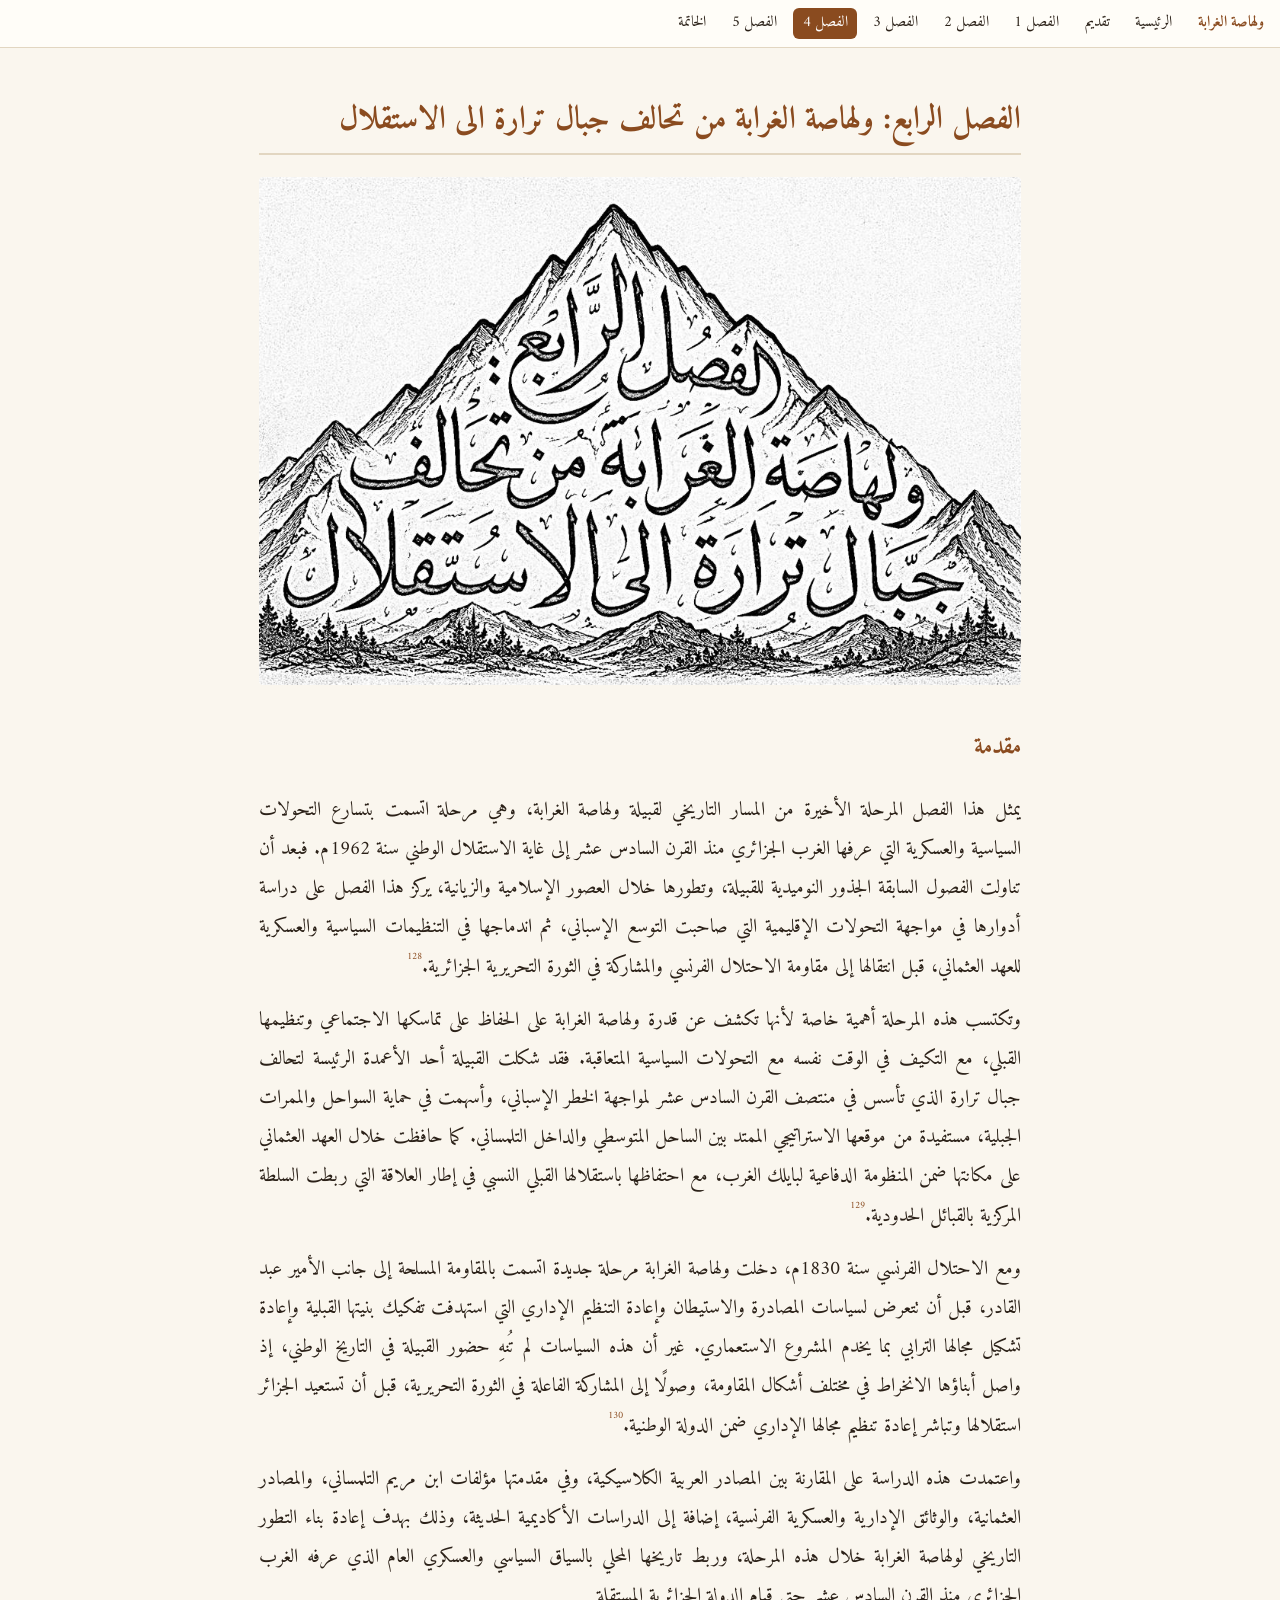
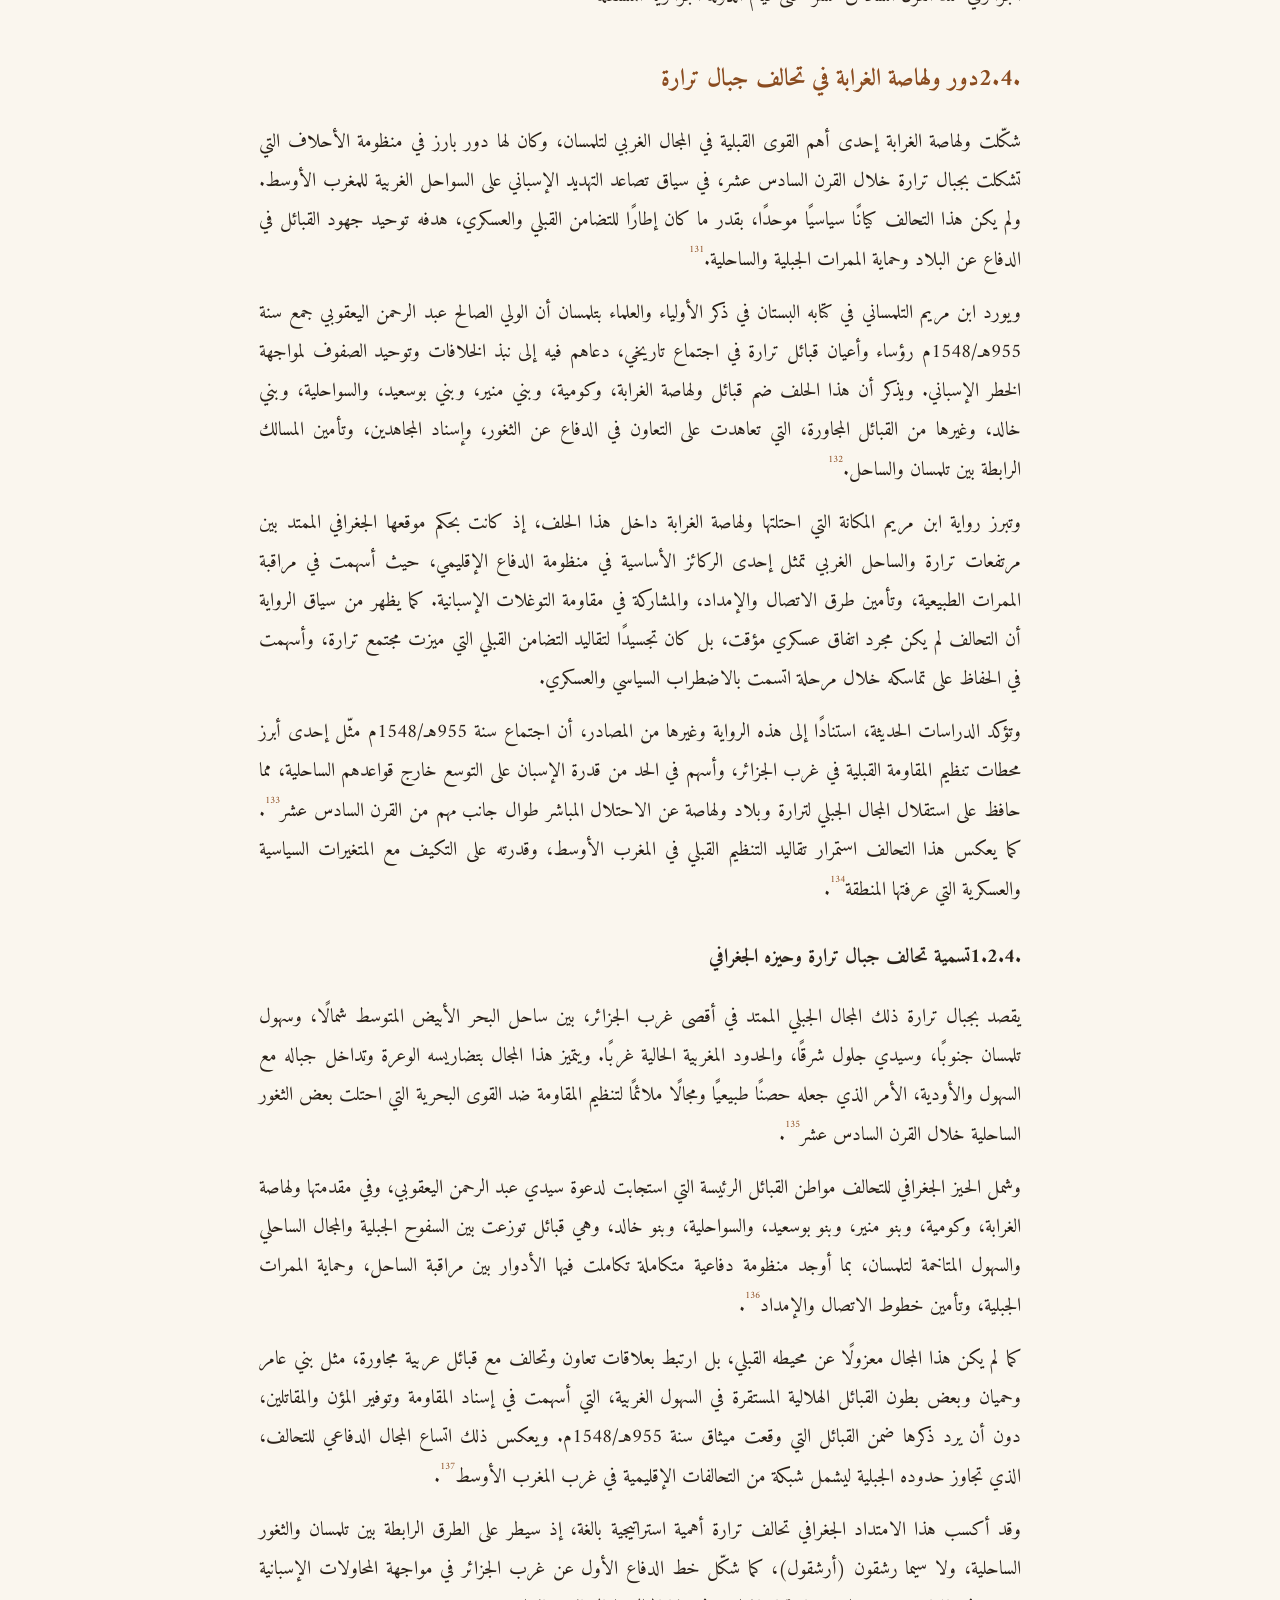
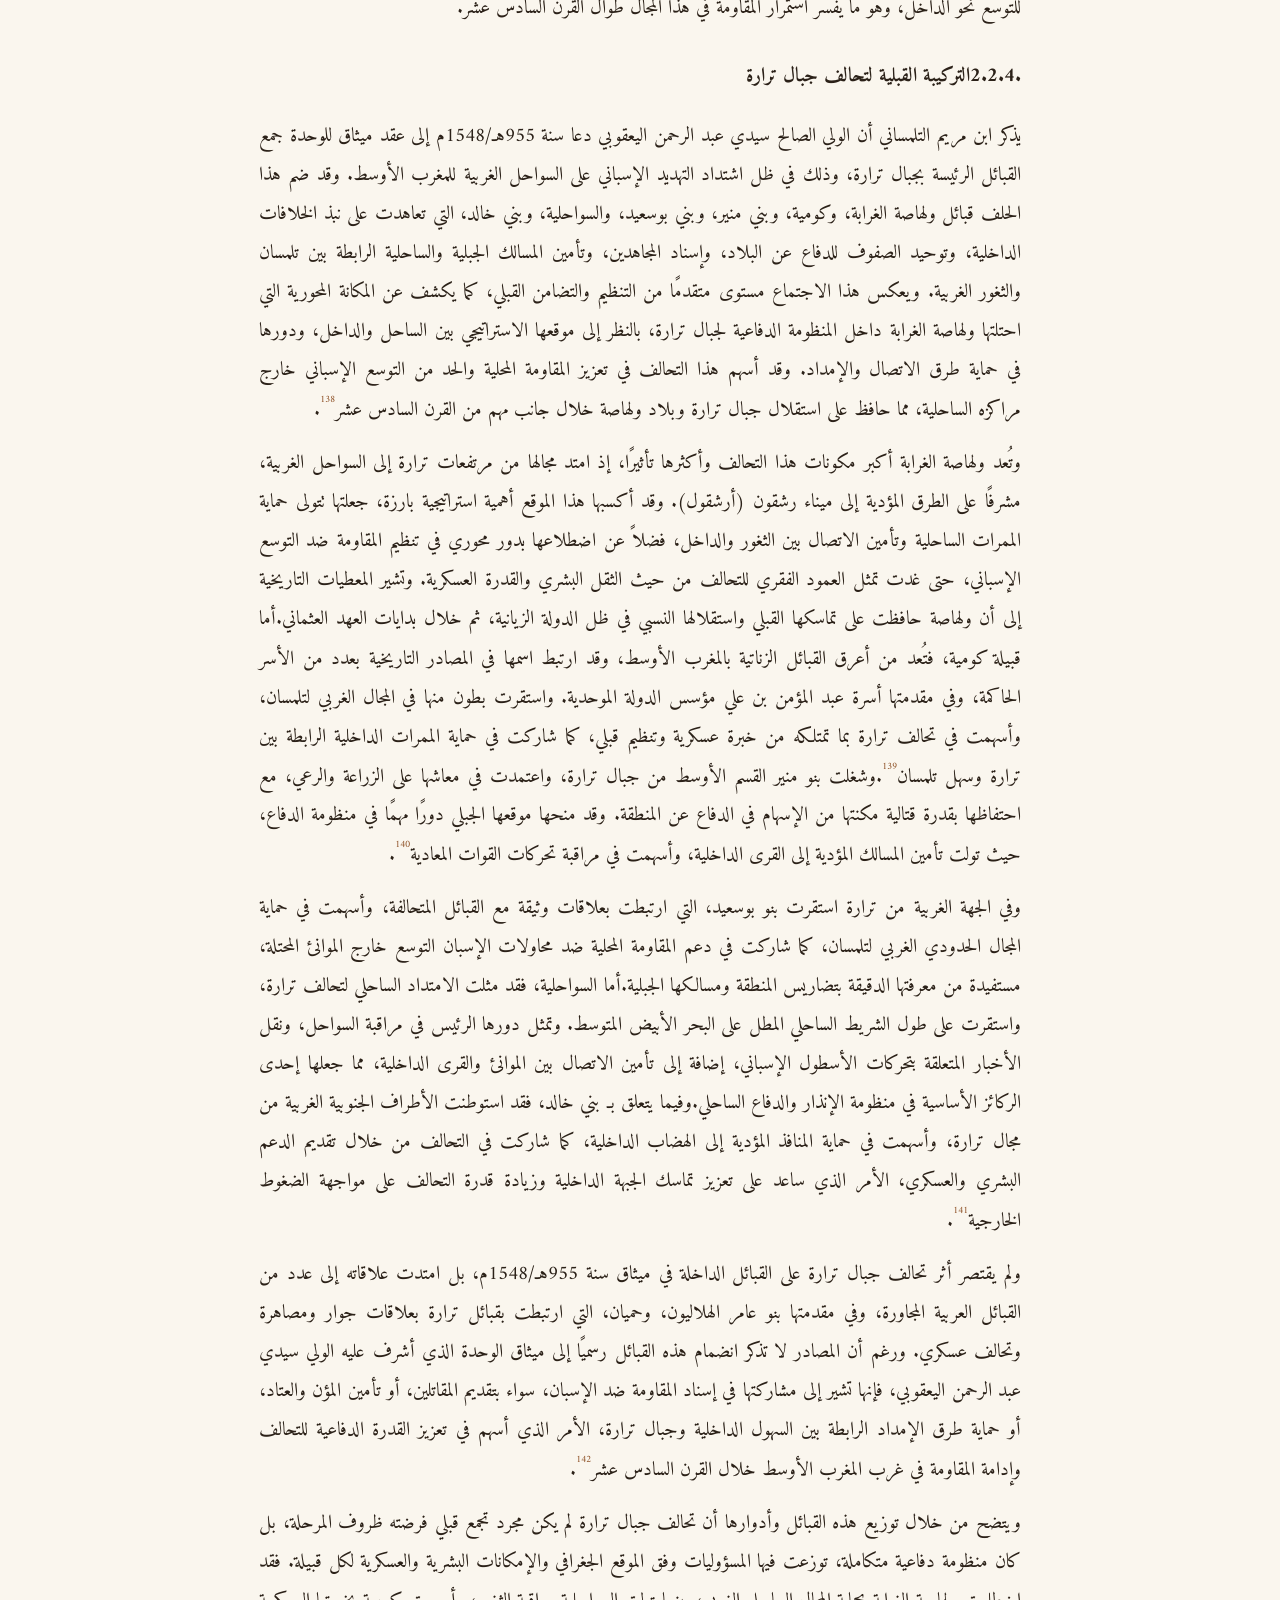
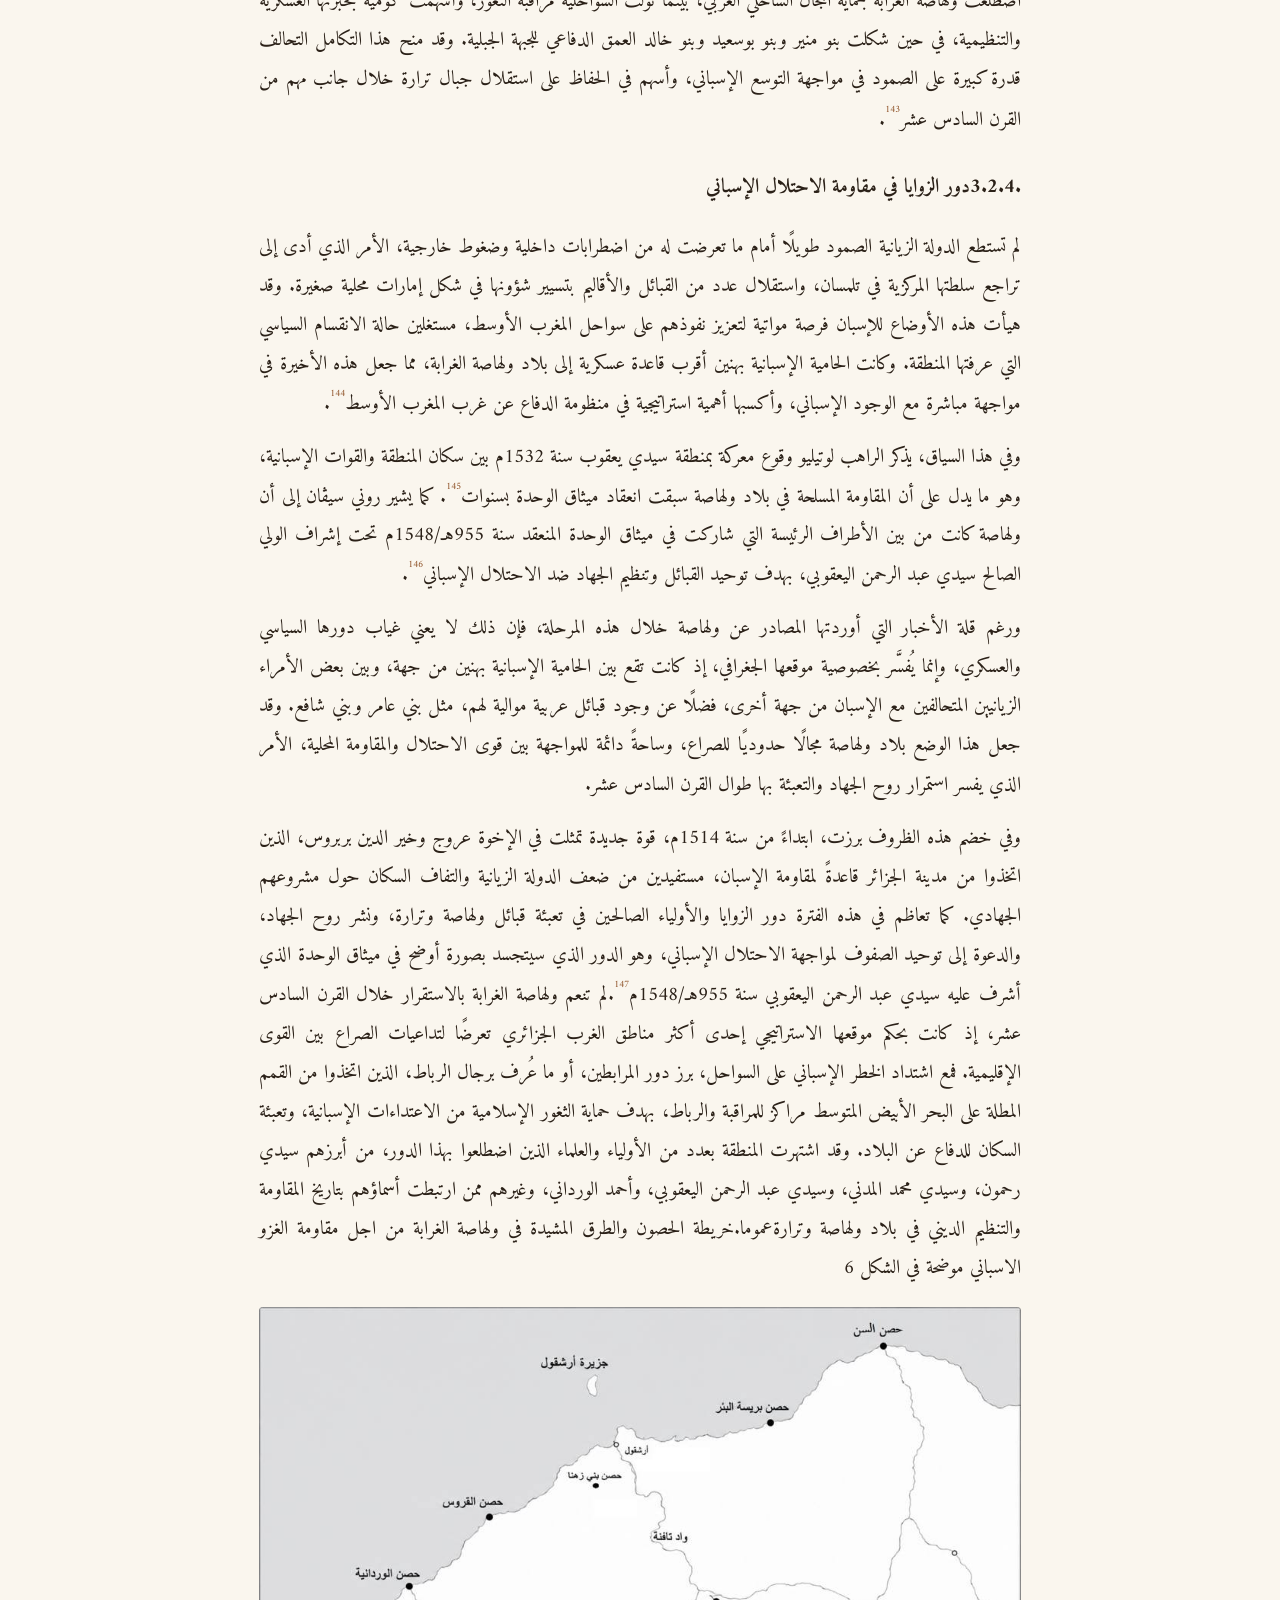
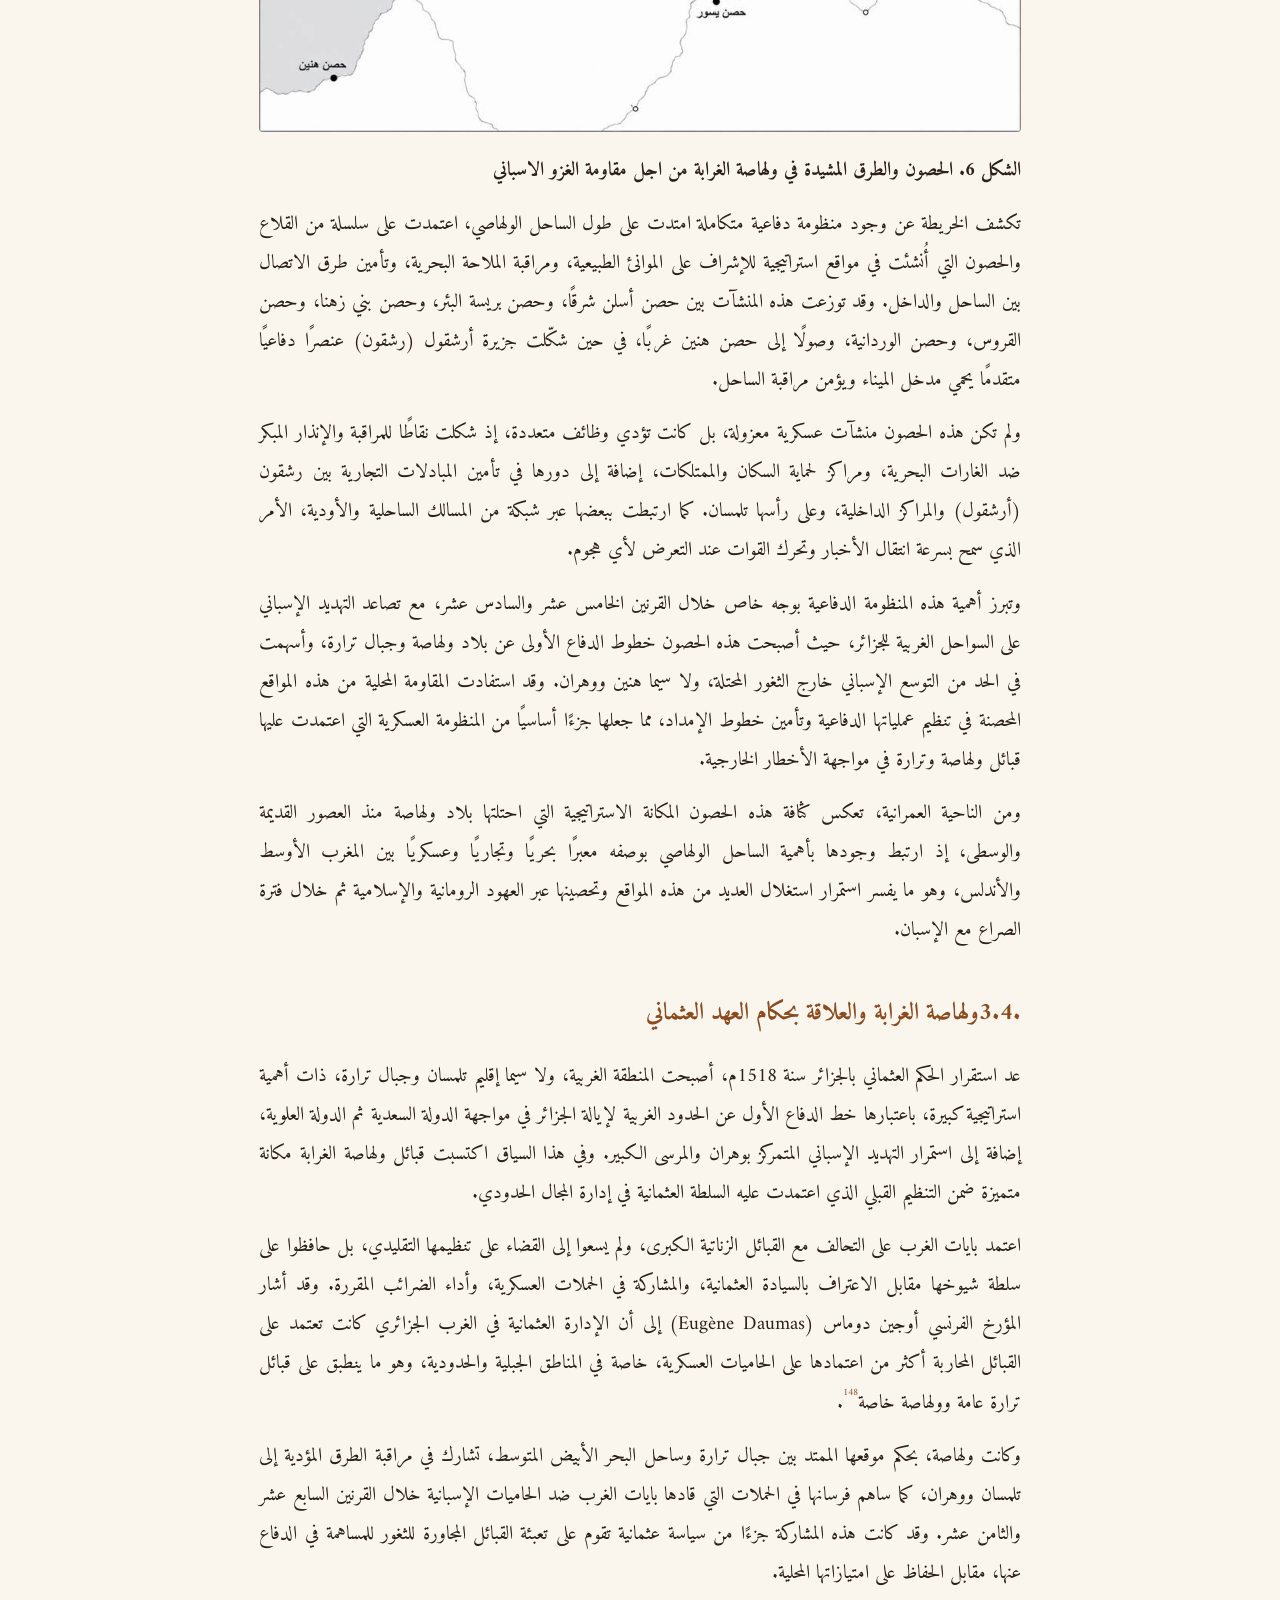
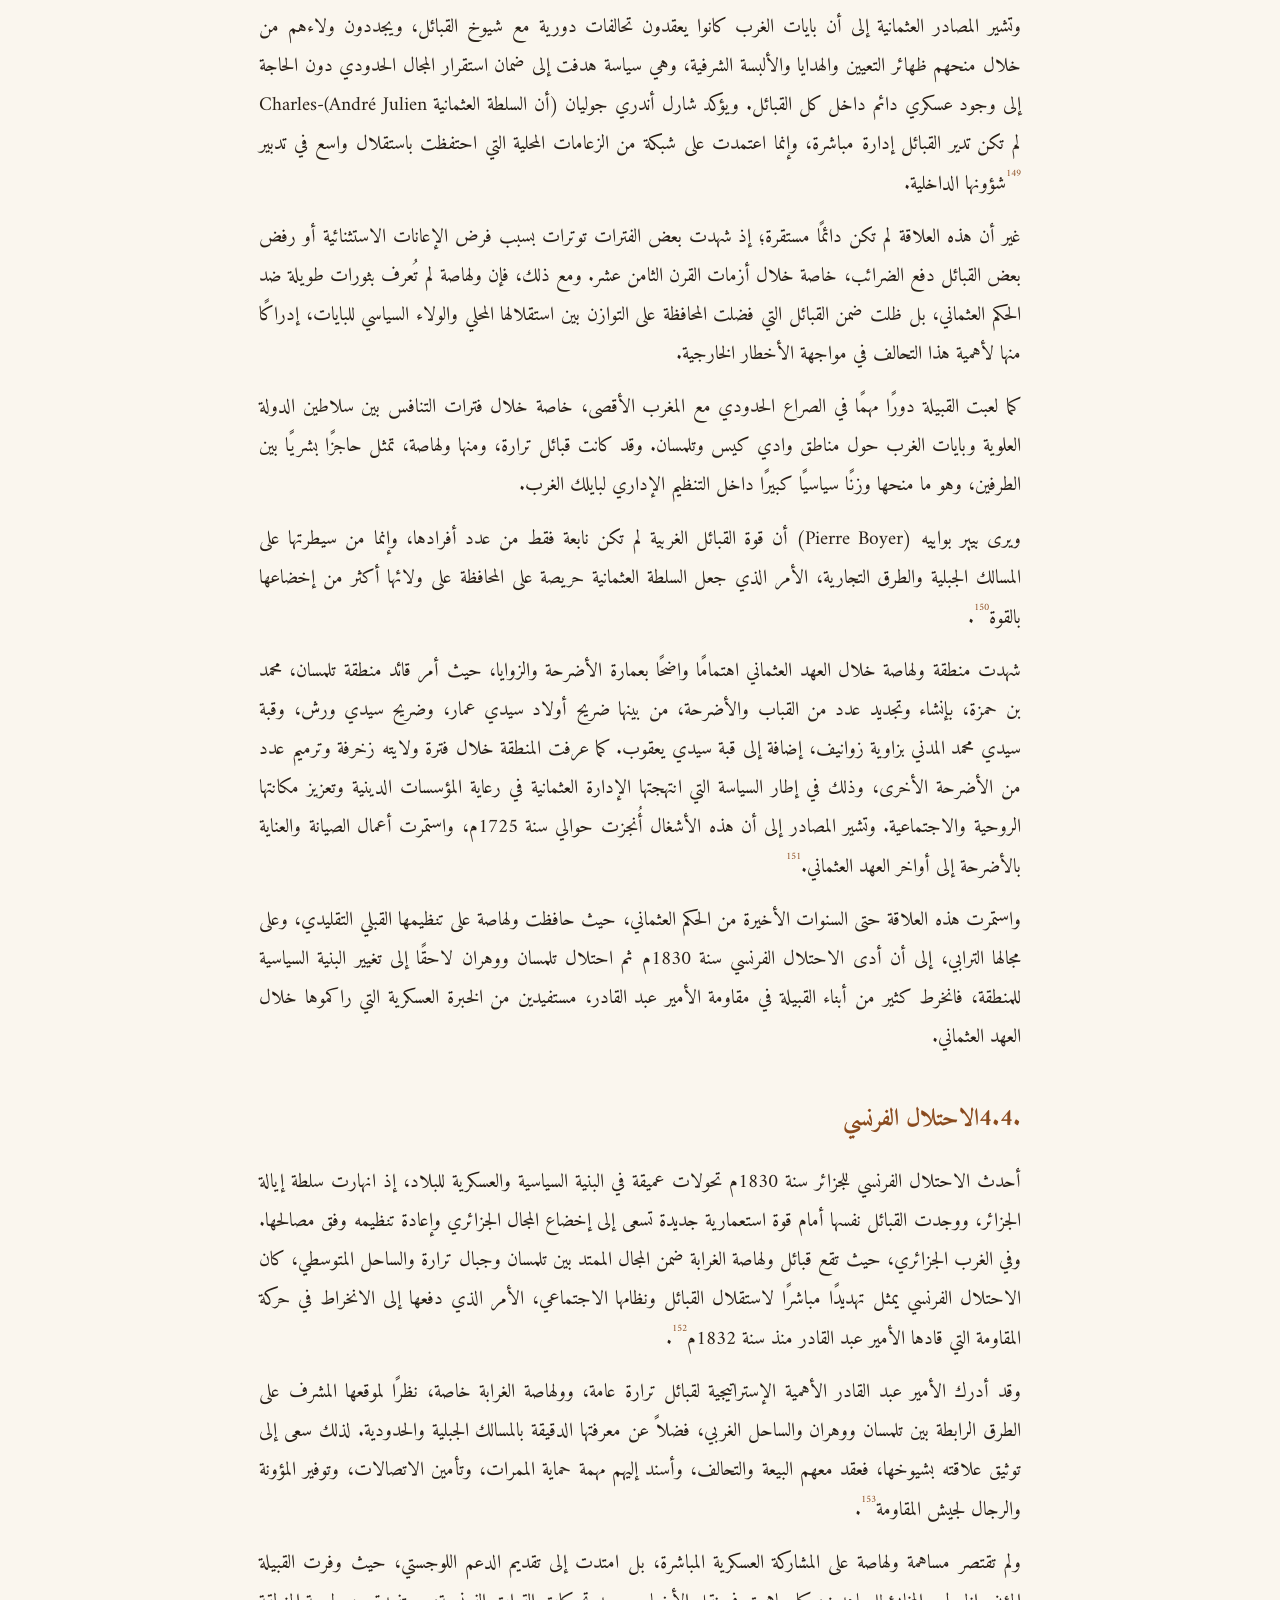
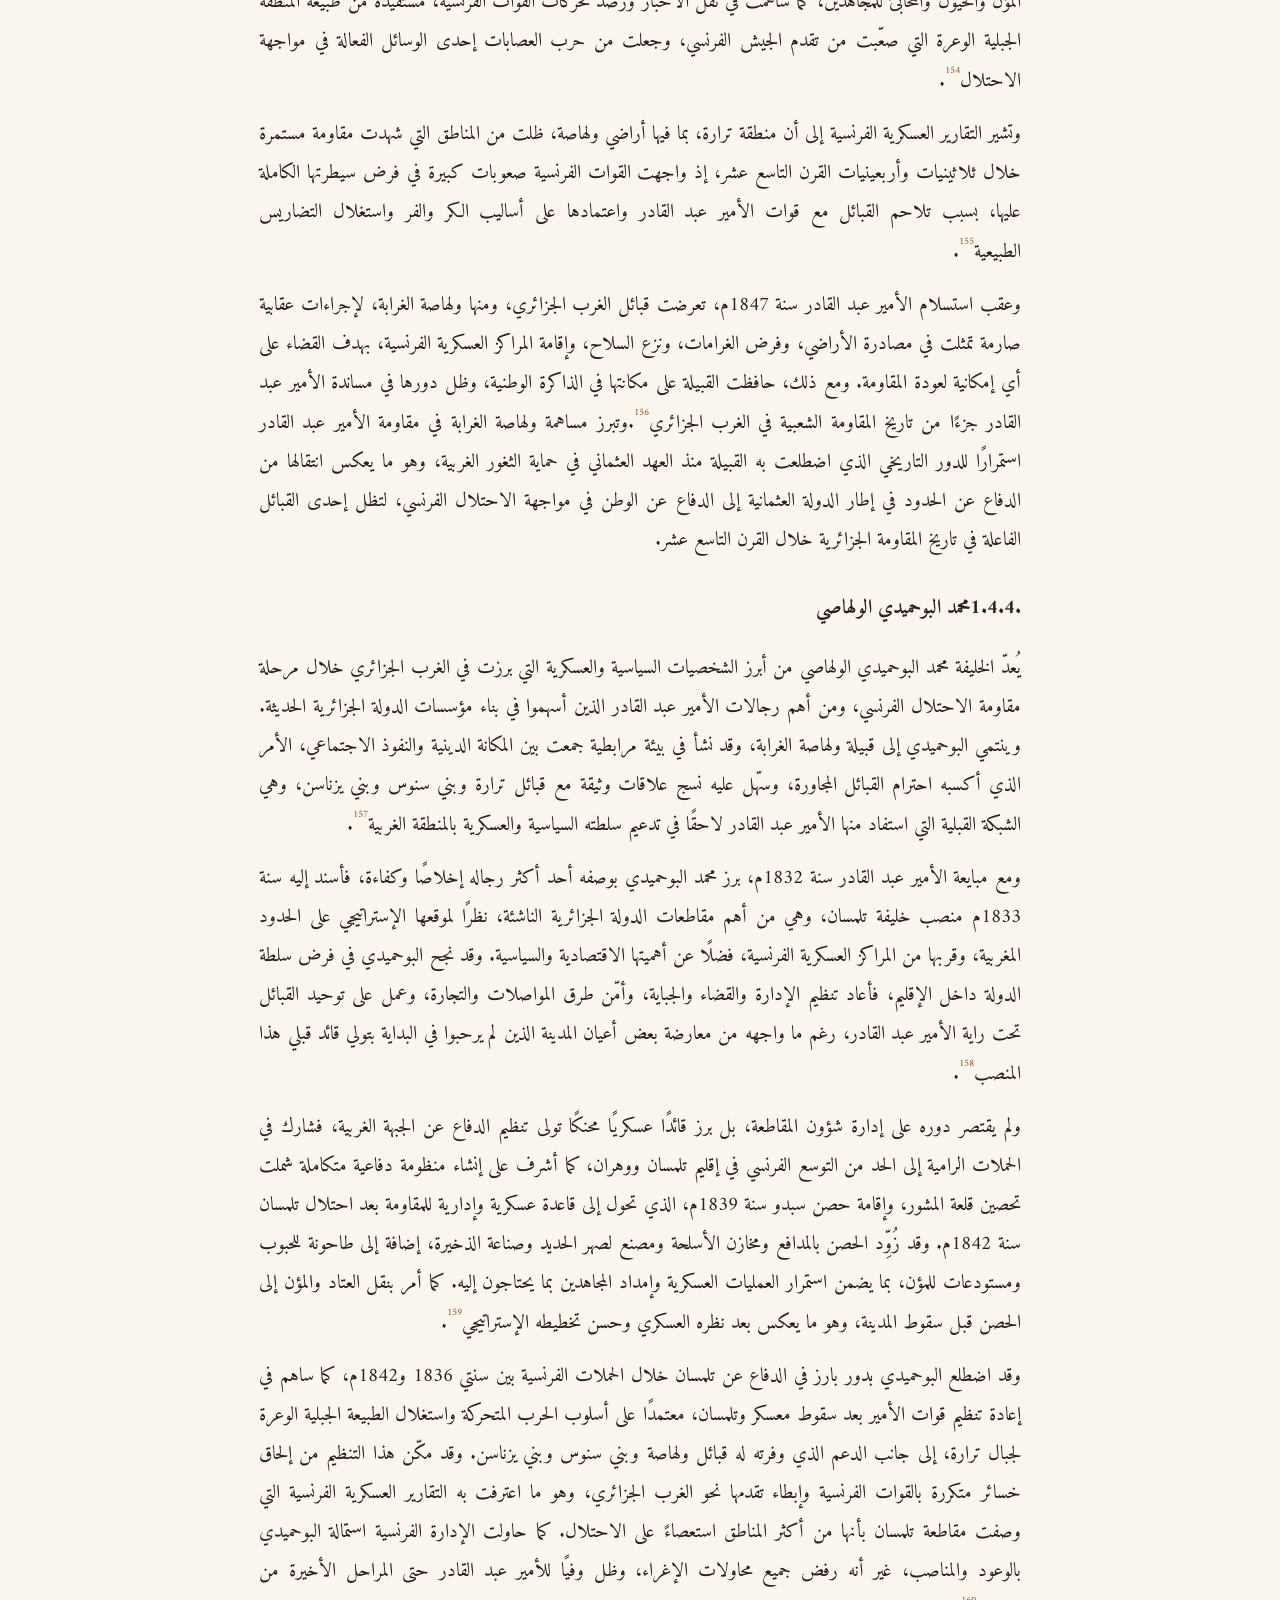
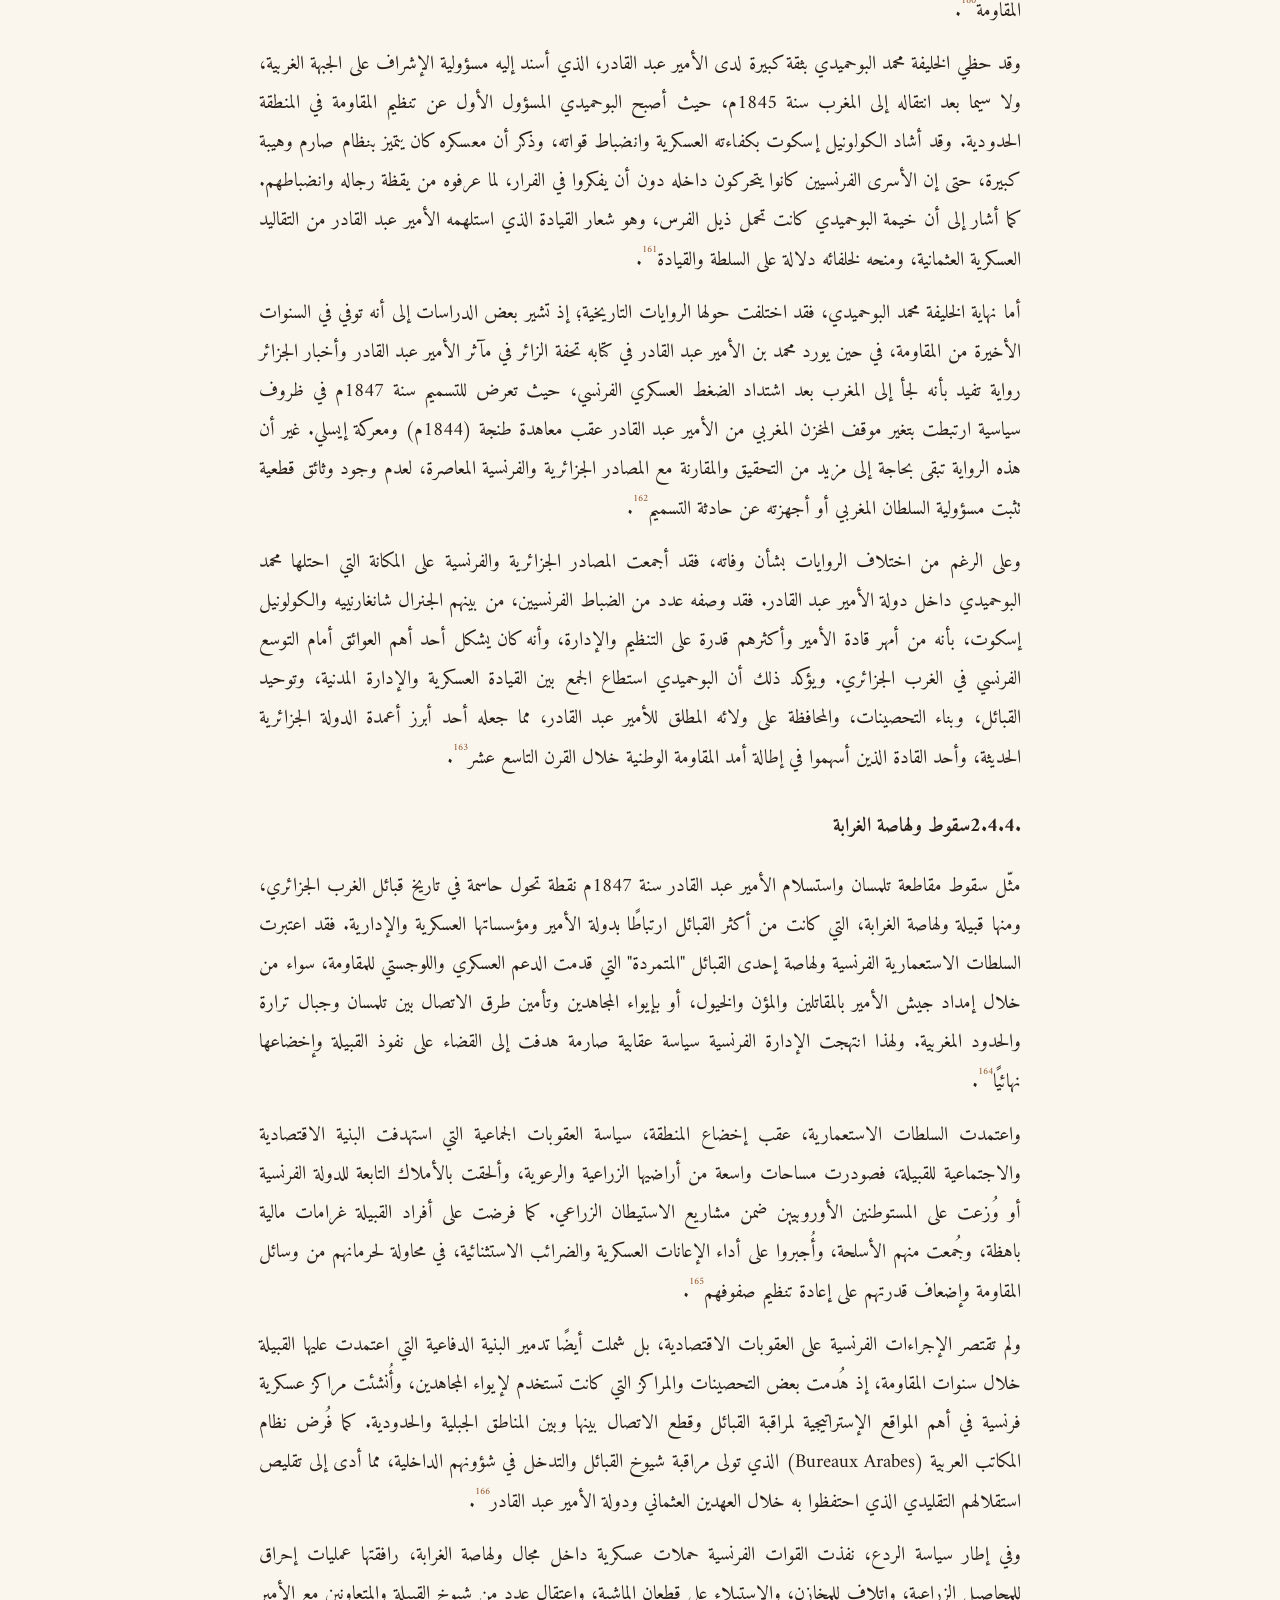
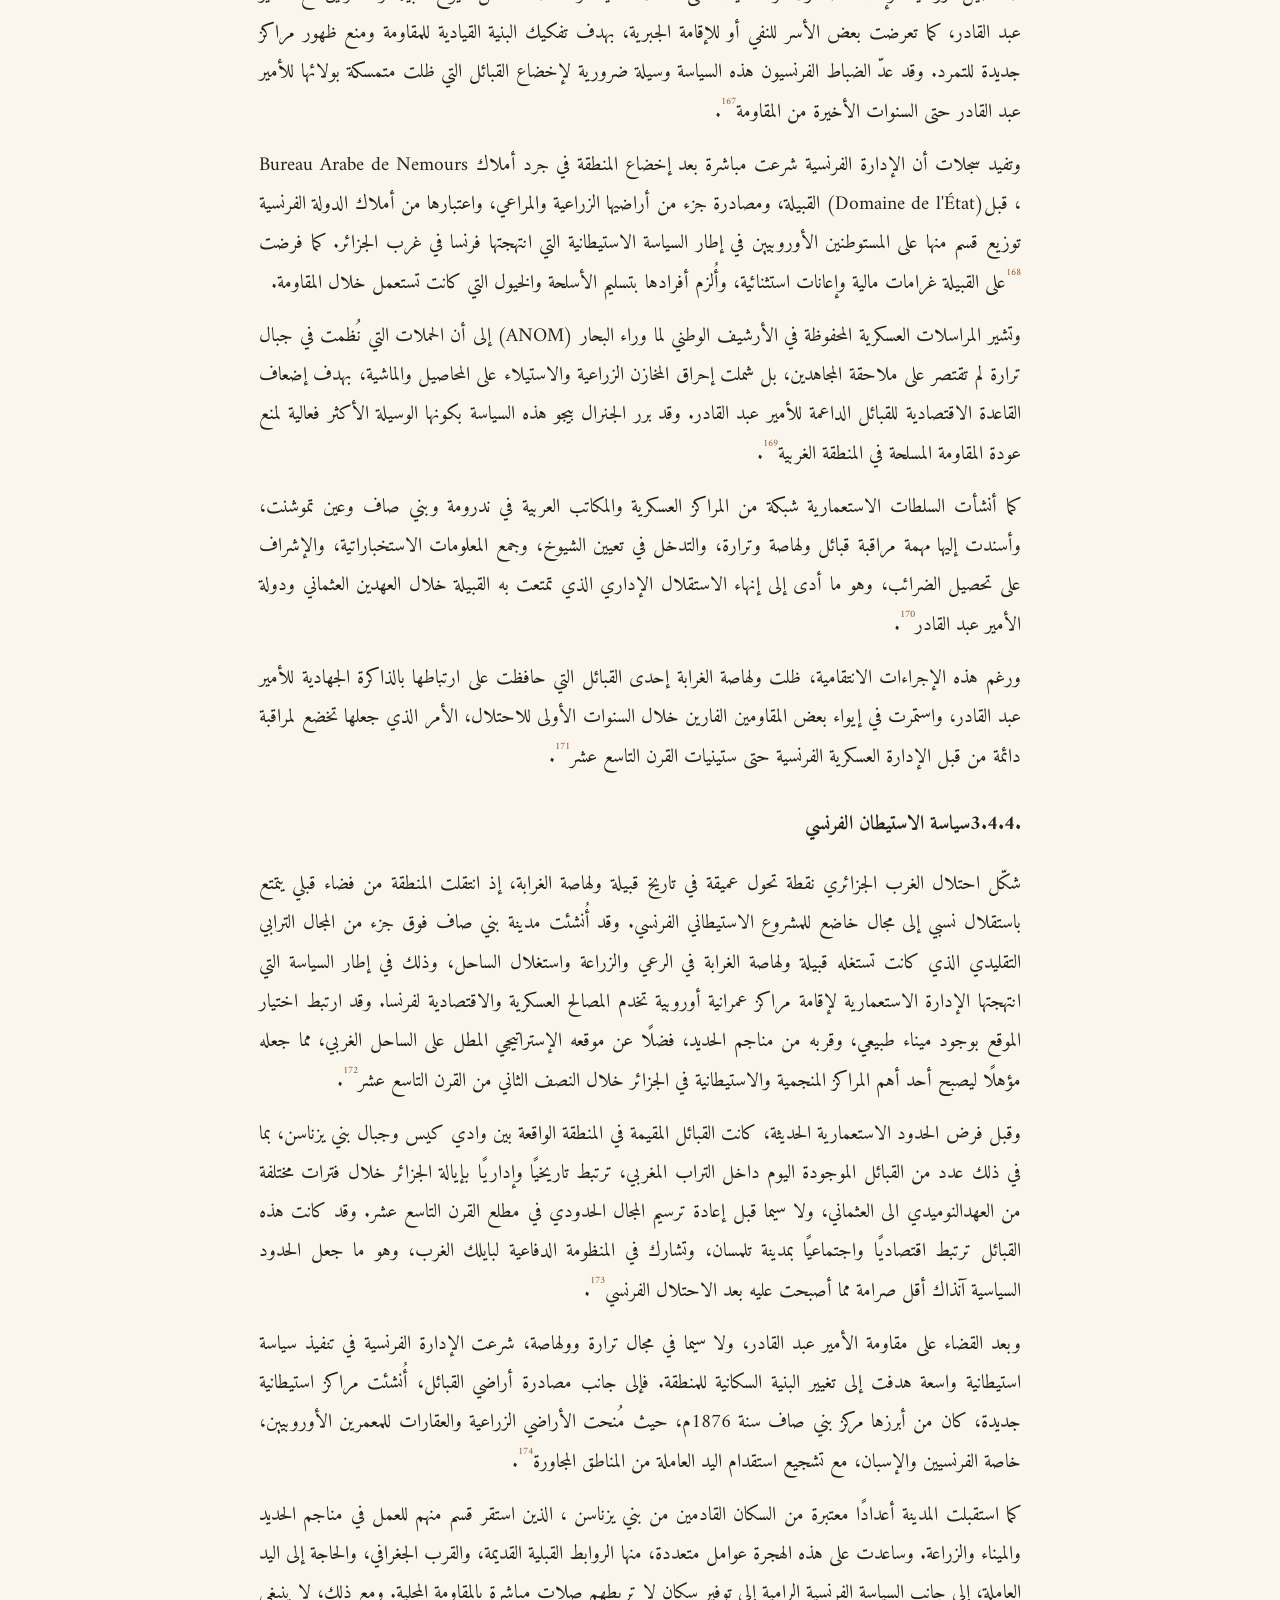
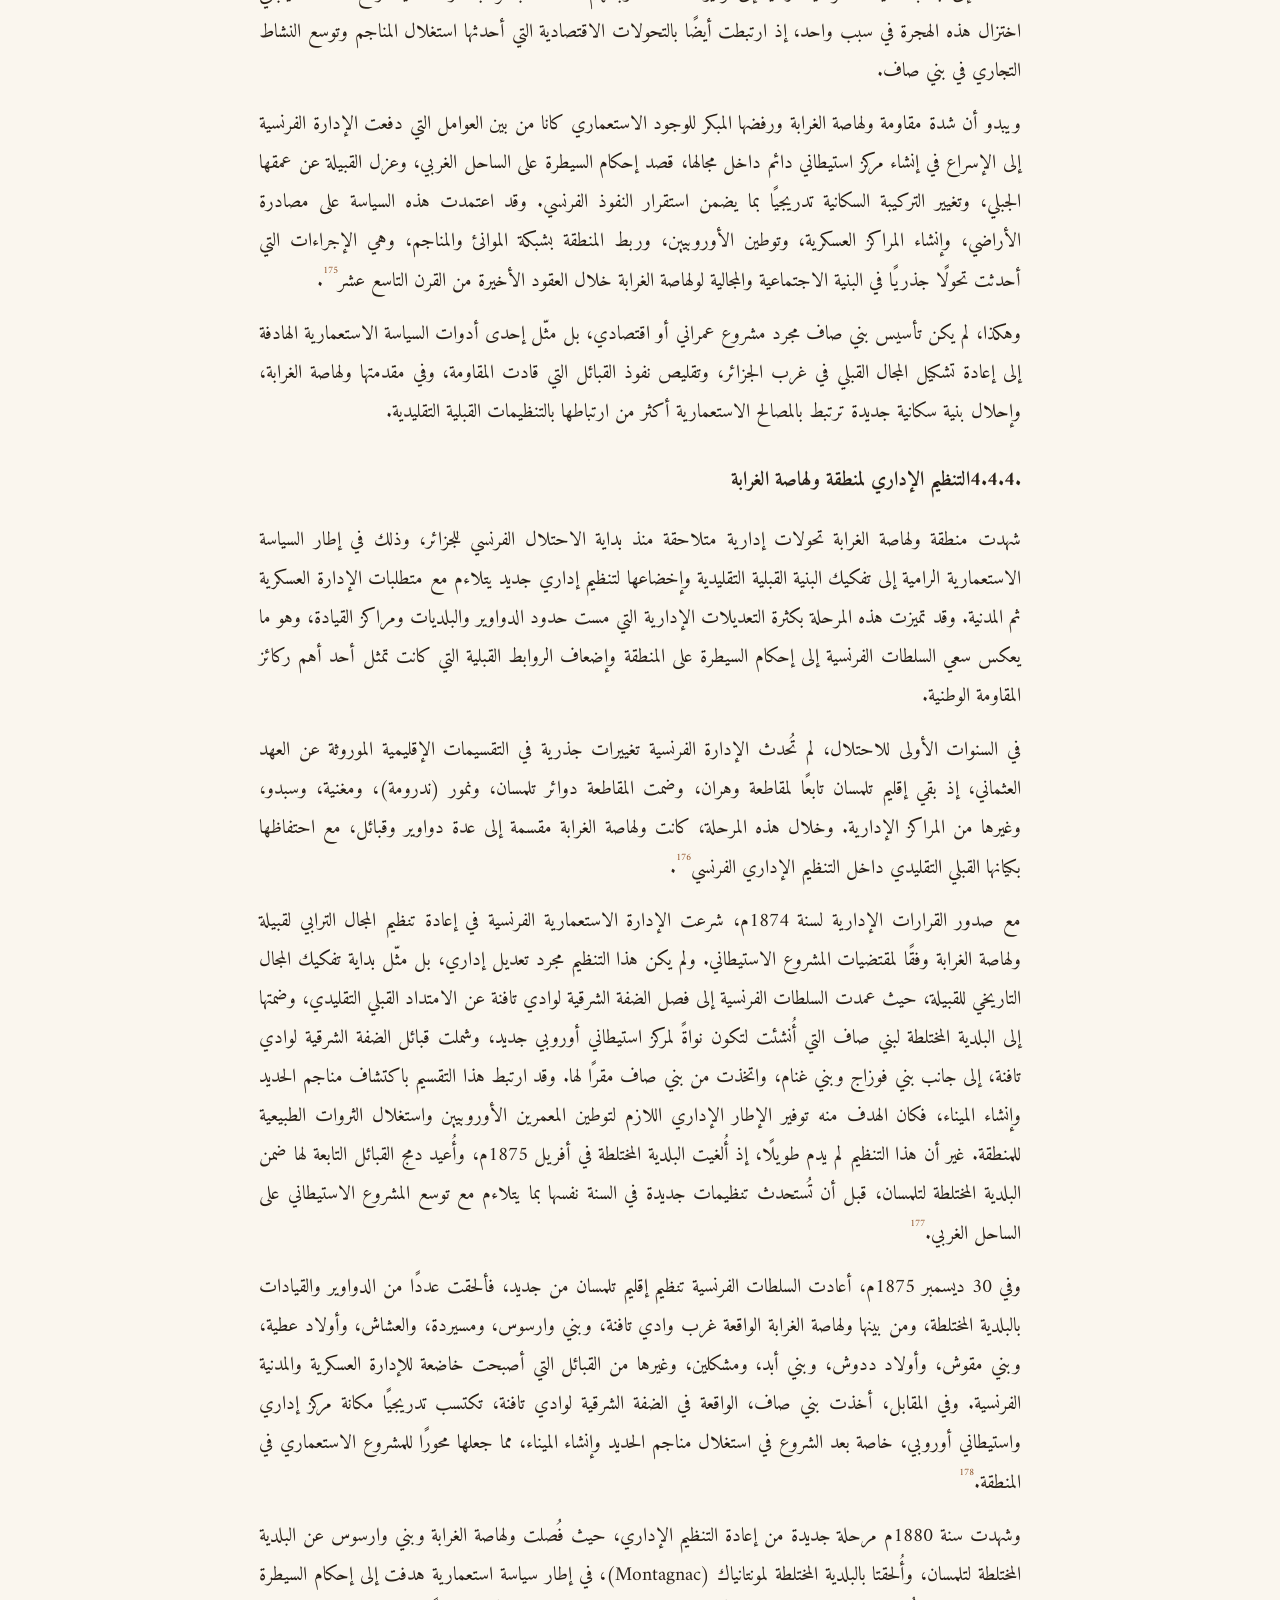
<file: ولهاصة-موقع-الكتاب/ch4.html>
<!doctype html><html lang="ar" dir="rtl"><head><meta charset="utf-8"><meta name="viewport" content="width=device-width,initial-scale=1"><title>الفصل الرابع: ولهاصة الغرابة من تحالف جبال ترارة الى الاستقلال — ولهاصة الغرابة: التاريخ والإنسان والعمران</title><link rel="stylesheet" href="style.css"><link href="https://fonts.googleapis.com/css2?family=Amiri:wght@400;700&display=swap" rel="stylesheet"></head><body><header class="top"><span class="brand">ولهاصة الغرابة</span><a href="index.html">الرئيسية</a><a href="intro.html">تقديم</a><a href="ch1.html">الفصل 1</a><a href="ch2.html">الفصل 2</a><a href="ch3.html">الفصل 3</a><a href="ch4.html" class="on">الفصل 4</a><a href="ch5.html">الفصل 5</a><a href="conclusion.html">الخاتمة</a></header><main><h1
id="الفصل-الرابع-ولهاصة-الغرابة-من-تحالف-جبال-ترارة-الى-الاستقلال"><strong><span dir="rtl">الفصل الرابع: ولهاصة الغرابة من تحالف جبال ترارة الى الاستقلال</span></strong></h1>
<p><img src="images/image11.jpg" loading="lazy" alt=""></p>
<h2 id="مقدمة-3"><strong><span dir="rtl">مقدمة</span></strong></h2>
<p><span dir="rtl">يمثل هذا الفصل المرحلة الأخيرة من المسار التاريخي
لقبيلة ولهاصة الغرابة، وهي مرحلة اتسمت بتسارع التحولات السياسية
والعسكرية التي عرفها الغرب الجزائري منذ القرن السادس عشر إلى غاية
الاستقلال الوطني سنة 1962م. فبعد أن تناولت الفصول السابقة الجذور
النوميدية للقبيلة، وتطورها خلال العصور الإسلامية والزيانية، يركز هذا
الفصل على دراسة أدوارها في مواجهة التحولات الإقليمية التي صاحبت التوسع
الإسباني، ثم اندماجها في التنظيمات السياسية والعسكرية للعهد العثماني،
قبل انتقالها إلى مقاومة الاحتلال الفرنسي والمشاركة في الثورة التحريرية
الجزائرية</span>.<a href="#fn128" class="fnref" id="fnref128"><sup>128</sup></a></p>
<p><span dir="rtl">وتكتسب هذه المرحلة أهمية خاصة لأنها تكشف عن قدرة
ولهاصة الغرابة على الحفاظ على تماسكها الاجتماعي وتنظيمها القبلي، مع
التكيف في الوقت نفسه مع التحولات السياسية المتعاقبة. فقد شكلت القبيلة
أحد الأعمدة الرئيسة لتحالف جبال ترارة الذي تأسس في منتصف القرن السادس
عشر لمواجهة الخطر الإسباني، وأسهمت في حماية السواحل والممرات الجبلية،
مستفيدة من موقعها الاستراتيجي الممتد بين الساحل المتوسطي والداخل
التلمساني. كما حافظت خلال العهد العثماني على مكانتها ضمن المنظومة
الدفاعية لبايلك الغرب، مع احتفاظها باستقلالها القبلي النسبي في إطار
العلاقة التي ربطت السلطة المركزية بالقبائل الحدودية</span>.<a href="#fn129" class="fnref" id="fnref129"><sup>129</sup></a></p>
<p><span dir="rtl">ومع الاحتلال الفرنسي سنة 1830م، دخلت ولهاصة الغرابة
مرحلة جديدة اتسمت بالمقاومة المسلحة إلى جانب الأمير عبد القادر، قبل أن
تتعرض لسياسات المصادرة والاستيطان وإعادة التنظيم الإداري التي استهدفت
تفكيك بنيتها القبلية وإعادة تشكيل مجالها الترابي بما يخدم المشروع
الاستعماري. غير أن هذه السياسات لم تُنهِ حضور القبيلة في التاريخ الوطني،
إذ واصل أبناؤها الانخراط في مختلف أشكال المقاومة، وصولًا إلى المشاركة
الفاعلة في الثورة التحريرية، قبل أن تستعيد الجزائر استقلالها وتباشر
إعادة تنظيم مجالها الإداري ضمن الدولة الوطنية</span>.<a href="#fn130" class="fnref" id="fnref130"><sup>130</sup></a></p>
<p><span dir="rtl">واعتمدت هذه الدراسة على المقارنة بين المصادر العربية
الكلاسيكية، وفي مقدمتها مؤلفات ابن مريم التلمساني، والمصادر العثمانية،
والوثائق الإدارية والعسكرية الفرنسية، إضافة إلى الدراسات الأكاديمية
الحديثة، وذلك بهدف إعادة بناء التطور التاريخي لولهاصة الغرابة خلال هذه
المرحلة، وربط تاريخها المحلي بالسياق السياسي والعسكري العام الذي عرفه
الغرب الجزائري منذ القرن السادس عشر حتى قيام الدولة الجزائرية
المستقلة</span></p>
<h2 id="دور-ولهاصة-الغرابة-في-تحالف-جبال-ترارة"><strong>.2.4<span dir="rtl">دور ولهاصة الغرابة في تحالف جبال ترارة</span></strong></h2>
<p><span dir="rtl">شكّلت ولهاصة الغرابة إحدى أهم القوى القبلية في المجال
الغربي لتلمسان، وكان لها دور بارز في منظومة الأحلاف التي تشكلت بجبال
ترارة خلال القرن السادس عشر، في سياق تصاعد التهديد الإسباني على السواحل
الغربية للمغرب الأوسط. ولم يكن هذا التحالف كيانًا سياسيًا موحدًا، بقدر ما
كان إطارًا للتضامن القبلي والعسكري، هدفه توحيد جهود القبائل في الدفاع عن
البلاد وحماية الممرات الجبلية والساحلية</span>.<a href="#fn131" class="fnref" id="fnref131"><sup>131</sup></a></p>
<p><span dir="rtl">ويورد ابن مريم التلمساني في كتابه البستان في ذكر
الأولياء والعلماء بتلمسان أن الولي الصالح عبد الرحمن اليعقوبي جمع سنة
955هـ/1548م رؤساء وأعيان قبائل ترارة في اجتماع تاريخي، دعاهم فيه إلى نبذ
الخلافات وتوحيد الصفوف لمواجهة الخطر الإسباني. ويذكر أن هذا الحلف ضم
قبائل ولهاصة الغرابة، وكومية، وبني منير، وبني بوسعيد، والسواحلية، وبني
خالد، وغيرها من القبائل المجاورة، التي تعاهدت على التعاون في الدفاع عن
الثغور، وإسناد المجاهدين، وتأمين المسالك الرابطة بين تلمسان
والساحل</span>.<a href="#fn132" class="fnref" id="fnref132"><sup>132</sup></a></p>
<p><span dir="rtl">وتبرز رواية ابن مريم المكانة التي احتلتها ولهاصة
الغرابة داخل هذا الحلف، إذ كانت بحكم موقعها الجغرافي الممتد بين مرتفعات
ترارة والساحل الغربي تمثل إحدى الركائز الأساسية في منظومة الدفاع
الإقليمي، حيث أسهمت في مراقبة الممرات الطبيعية، وتأمين طرق الاتصال
والإمداد، والمشاركة في مقاومة التوغلات الإسبانية. كما يظهر من سياق
الرواية أن التحالف لم يكن مجرد اتفاق عسكري مؤقت، بل كان تجسيدًا لتقاليد
التضامن القبلي التي ميزت مجتمع ترارة، وأسهمت في الحفاظ على تماسكه خلال
مرحلة اتسمت بالاضطراب السياسي والعسكري</span>.</p>
<p><span dir="rtl">وتؤكد الدراسات الحديثة، استنادًا إلى هذه الرواية
وغيرها من المصادر، أن اجتماع سنة 955هـ/1548م مثّل إحدى أبرز محطات تنظيم
المقاومة القبلية في غرب الجزائر، وأسهم في الحد من قدرة الإسبان على
التوسع خارج قواعدهم الساحلية، مما حافظ على استقلال المجال الجبلي لترارة
وبلاد ولهاصة عن الاحتلال المباشر طوال جانب مهم من القرن السادس
عشر</span><a href="#fn133" class="fnref" id="fnref133"><sup>133</sup></a><span dir="rtl">. كما يعكس هذا
التحالف استمرار تقاليد التنظيم القبلي في المغرب الأوسط، وقدرته على
التكيف مع المتغيرات السياسية والعسكرية التي عرفتها المنطقة</span><a href="#fn134" class="fnref" id="fnref134"><sup>134</sup></a><span dir="rtl">.</span></p>
<h3 id="تسمية-تحالف-جبال-ترارة-وحيزه-الجغرافي"><strong>.1.2.4<span dir="rtl">تسمية تحالف جبال ترارة وحيزه الجغرافي</span></strong></h3>
<p><span dir="rtl">يقصد بجبال ترارة ذلك المجال الجبلي الممتد في أقصى غرب
الجزائر، بين ساحل البحر الأبيض المتوسط شمالًا، وسهول تلمسان جنوبًا، وسيدي
جلول شرقًا، والحدود المغربية الحالية غربًا. ويتميز هذا المجال بتضاريسه
الوعرة وتداخل جباله مع السهول والأودية، الأمر الذي جعله حصنًا طبيعيًا
ومجالًا ملائمًا لتنظيم المقاومة ضد القوى البحرية التي احتلت بعض الثغور
الساحلية خلال القرن السادس عشر</span><a href="#fn135" class="fnref" id="fnref135"><sup>135</sup></a><span dir="rtl">.</span></p>
<p><span dir="rtl">وشمل الحيز الجغرافي للتحالف مواطن القبائل الرئيسة
التي استجابت لدعوة سيدي عبد الرحمن اليعقوبي، وفي مقدمتها ولهاصة الغرابة،
وكومية، وبنو منير، وبنو بوسعيد، والسواحلية، وبنو خالد، وهي قبائل توزعت
بين السفوح الجبلية والمجال الساحلي والسهول المتاخمة لتلمسان، بما أوجد
منظومة دفاعية متكاملة تكاملت فيها الأدوار بين مراقبة الساحل، وحماية
الممرات الجبلية، وتأمين خطوط الاتصال والإمداد</span><a href="#fn136" class="fnref" id="fnref136"><sup>136</sup></a><span dir="rtl">.</span></p>
<p><span dir="rtl">كما لم يكن هذا المجال معزولًا عن محيطه القبلي، بل
ارتبط بعلاقات تعاون وتحالف مع قبائل عربية مجاورة، مثل بني عامر وحميان
وبعض بطون القبائل الهلالية المستقرة في السهول الغربية، التي أسهمت في
إسناد المقاومة وتوفير المؤن والمقاتلين، دون أن يرد ذكرها ضمن القبائل
التي وقعت ميثاق سنة 955هـ/1548م. ويعكس ذلك اتساع المجال الدفاعي للتحالف،
الذي تجاوز حدوده الجبلية ليشمل شبكة من التحالفات الإقليمية في غرب المغرب
الأوسط</span><a href="#fn137" class="fnref" id="fnref137"><sup>137</sup></a><span dir="rtl">.</span></p>
<p><span dir="rtl">وقد أكسب هذا الامتداد الجغرافي تحالف ترارة أهمية
استراتيجية بالغة، إذ سيطر على الطرق الرابطة بين تلمسان والثغور الساحلية،
ولا سيما رشقون (أرشقول)، كما شكّل خط الدفاع الأول عن غرب الجزائر في
مواجهة المحاولات الإسبانية للتوسع نحو الداخل، وهو ما يفسر استمرار
المقاومة في هذا المجال طوال القرن السادس عشر.</span></p>
<h3 id="التركيبة-القبلية-لتحالف-جبال-ترارة"><strong>.2.2.4<span dir="rtl">التركيبة القبلية لتحالف جبال ترارة</span></strong></h3>
<p><span dir="rtl">يذكر ابن مريم التلمساني أن الولي الصالح سيدي عبد
الرحمن اليعقوبي دعا سنة 955هـ/1548م إلى عقد ميثاق للوحدة جمع القبائل
الرئيسة بجبال ترارة، وذلك في ظل اشتداد التهديد الإسباني على السواحل
الغربية للمغرب الأوسط. وقد ضم هذا الحلف قبائل ولهاصة الغرابة، وكومية،
وبني منير، وبني بوسعيد، والسواحلية، وبني خالد، التي تعاهدت على نبذ
الخلافات الداخلية، وتوحيد الصفوف للدفاع عن البلاد، وإسناد المجاهدين،
وتأمين المسالك الجبلية والساحلية الرابطة بين تلمسان والثغور الغربية.
ويعكس هذا الاجتماع مستوى متقدمًا من التنظيم والتضامن القبلي، كما يكشف عن
المكانة المحورية التي احتلتها ولهاصة الغرابة داخل المنظومة الدفاعية
لجبال ترارة، بالنظر إلى موقعها الاستراتيجي بين الساحل والداخل، ودورها في
حماية طرق الاتصال والإمداد. وقد أسهم هذا التحالف في تعزيز المقاومة
المحلية والحد من التوسع الإسباني خارج مراكزه الساحلية، مما حافظ على
استقلال جبال ترارة وبلاد ولهاصة خلال جانب مهم من القرن السادس
عشر</span><a href="#fn138" class="fnref" id="fnref138"><sup>138</sup></a><span dir="rtl">.</span></p>
<p><span dir="rtl">وتُعد ولهاصة الغرابة أكبر مكونات هذا التحالف وأكثرها
تأثيرًا، إذ امتد مجالها من مرتفعات ترارة إلى السواحل الغربية، مشرفًا على
الطرق المؤدية إلى ميناء رشقون (أرشقول). وقد أكسبها هذا الموقع أهمية
استراتيجية بارزة، جعلتها تتولى حماية الممرات الساحلية وتأمين الاتصال بين
الثغور والداخل، فضلاً عن اضطلاعها بدور محوري في تنظيم المقاومة ضد التوسع
الإسباني، حتى غدت تمثل العمود الفقري للتحالف من حيث الثقل البشري والقدرة
العسكرية. وتشير المعطيات التاريخية إلى أن ولهاصة حافظت على تماسكها
القبلي واستقلالها النسبي في ظل الدولة الزيانية، ثم خلال بدايات العهد
العثماني</span>.<span dir="rtl">أما قبيلة كومية، فتُعد من أعرق القبائل
الزناتية بالمغرب الأوسط، وقد ارتبط اسمها في المصادر التاريخية بعدد من
الأسر الحاكمة، وفي مقدمتها أسرة عبد المؤمن بن علي مؤسس الدولة الموحدية.
واستقرت بطون منها في المجال الغربي لتلمسان، وأسهمت في تحالف ترارة بما
تمتلكه من خبرة عسكرية وتنظيم قبلي، كما شاركت في حماية الممرات الداخلية
الرابطة بين ترارة وسهل تلمسان</span><a href="#fn139" class="fnref" id="fnref139"><sup>139</sup></a><span dir="rtl">.وشغلت بنو منير
القسم الأوسط من جبال ترارة، واعتمدت في معاشها على الزراعة والرعي، مع
احتفاظها بقدرة قتالية مكنتها من الإسهام في الدفاع عن المنطقة. وقد منحها
موقعها الجبلي دورًا مهمًا في منظومة الدفاع، حيث تولت تأمين المسالك المؤدية
إلى القرى الداخلية، وأسهمت في مراقبة تحركات القوات المعادية</span><a href="#fn140" class="fnref" id="fnref140"><sup>140</sup></a><span dir="rtl">.</span></p>
<p><span dir="rtl">وفي الجهة الغربية من ترارة استقرت بنو بوسعيد، التي
ارتبطت بعلاقات وثيقة مع القبائل المتحالفة، وأسهمت في حماية المجال
الحدودي الغربي لتلمسان، كما شاركت في دعم المقاومة المحلية ضد محاولات
الإسبان التوسع خارج الموانئ المحتلة، مستفيدة من معرفتها الدقيقة بتضاريس
المنطقة ومسالكها الجبلية.أما السواحلية، فقد مثلت الامتداد الساحلي لتحالف
ترارة، واستقرت على طول الشريط الساحلي المطل على البحر الأبيض المتوسط.
وتمثل دورها الرئيس في مراقبة السواحل، ونقل الأخبار المتعلقة بتحركات
الأسطول الإسباني، إضافة إلى تأمين الاتصال بين الموانئ والقرى الداخلية،
مما جعلها إحدى الركائز الأساسية في منظومة الإنذار والدفاع الساحلي.وفيما
يتعلق بـ بني خالد، فقد استوطنت الأطراف الجنوبية الغربية من مجال ترارة،
وأسهمت في حماية المنافذ المؤدية إلى الهضاب الداخلية، كما شاركت في
التحالف من خلال تقديم الدعم البشري والعسكري، الأمر الذي ساعد على تعزيز
تماسك الجبهة الداخلية وزيادة قدرة التحالف على مواجهة الضغوط
الخارجية</span><a href="#fn141" class="fnref" id="fnref141"><sup>141</sup></a><span dir="rtl">.</span></p>
<p><span dir="rtl">ولم يقتصر أثر تحالف جبال ترارة على القبائل الداخلة في
ميثاق سنة 955هـ/1548م، بل امتدت علاقاته إلى عدد من القبائل العربية
المجاورة، وفي مقدمتها بنو عامر الهلاليون، وحميان، التي ارتبطت بقبائل
ترارة بعلاقات جوار ومصاهرة وتحالف عسكري. ورغم أن المصادر لا تذكر انضمام
هذه القبائل رسميًا إلى ميثاق الوحدة الذي أشرف عليه الولي سيدي عبد الرحمن
اليعقوبي، فإنها تشير إلى مشاركتها في إسناد المقاومة ضد الإسبان، سواء
بتقديم المقاتلين، أو تأمين المؤن والعتاد، أو حماية طرق الإمداد الرابطة
بين السهول الداخلية وجبال ترارة، الأمر الذي أسهم في تعزيز القدرة
الدفاعية للتحالف وإدامة المقاومة في غرب المغرب الأوسط خلال القرن السادس
عشر</span><a href="#fn142" class="fnref" id="fnref142"><sup>142</sup></a><span dir="rtl">.</span></p>
<p><span dir="rtl">ويتضح من خلال توزيع هذه القبائل وأدوارها أن تحالف
جبال ترارة لم يكن مجرد تجمع قبلي فرضته ظروف المرحلة، بل كان منظومة
دفاعية متكاملة، توزعت فيها المسؤوليات وفق الموقع الجغرافي والإمكانات
البشرية والعسكرية لكل قبيلة. فقد اضطلعت ولهاصة الغرابة بحماية المجال
الساحلي الغربي، بينما تولت السواحلية مراقبة الثغور، وأسهمت كومية بخبرتها
العسكرية والتنظيمية، في حين شكلت بنو منير وبنو بوسعيد وبنو خالد العمق
الدفاعي للجبهة الجبلية. وقد منح هذا التكامل التحالف قدرة كبيرة على
الصمود في مواجهة التوسع الإسباني، وأسهم في الحفاظ على استقلال جبال ترارة
خلال جانب مهم من القرن السادس عشر</span><a href="#fn143" class="fnref" id="fnref143"><sup>143</sup></a><span dir="rtl">.</span></p>
<h3 id="دور-الزوايا-في-مقاومة-الاحتلال-الإسباني">.<strong>3.2.4<span dir="rtl">دور الزوايا في مقاومة الاحتلال الإسباني</span></strong></h3>
<p><span dir="rtl">لم تستطع الدولة الزيانية الصمود طويلًا أمام ما تعرضت
له من اضطرابات داخلية وضغوط خارجية، الأمر الذي أدى إلى تراجع سلطتها
المركزية في تلمسان، واستقلال عدد من القبائل والأقاليم بتسيير شؤونها في
شكل إمارات محلية صغيرة. وقد هيأت هذه الأوضاع للإسبان فرصة مواتية لتعزيز
نفوذهم على سواحل المغرب الأوسط، مستغلين حالة الانقسام السياسي التي
عرفتها المنطقة. وكانت الحامية الإسبانية بهنين أقرب قاعدة عسكرية إلى بلاد
ولهاصة الغرابة، مما جعل هذه الأخيرة في مواجهة مباشرة مع الوجود الإسباني،
وأكسبها أهمية استراتيجية في منظومة الدفاع عن غرب المغرب الأوسط</span><a href="#fn144" class="fnref" id="fnref144"><sup>144</sup></a><span dir="rtl">.</span></p>
<p><span dir="rtl">وفي هذا السياق، يذكر الراهب لوتيليو وقوع معركة بمنطقة
سيدي يعقوب سنة 1532م بين سكان المنطقة والقوات الإسبانية، وهو ما يدل على
أن المقاومة المسلحة في بلاد ولهاصة سبقت انعقاد ميثاق الوحدة
بسنوات</span><a href="#fn145" class="fnref" id="fnref145"><sup>145</sup></a><span dir="rtl">. كما يشير روني
سيڤان إلى أن ولهاصة كانت من بين الأطراف الرئيسة التي شاركت في ميثاق
الوحدة المنعقد سنة 955هـ/1548م تحت إشراف الولي الصالح سيدي عبد الرحمن
اليعقوبي، بهدف توحيد القبائل وتنظيم الجهاد ضد الاحتلال الإسباني</span><a href="#fn146" class="fnref" id="fnref146"><sup>146</sup></a><span dir="rtl">.</span></p>
<p><span dir="rtl">ورغم قلة الأخبار التي أوردتها المصادر عن ولهاصة خلال
هذه المرحلة، فإن ذلك لا يعني غياب دورها السياسي والعسكري، وإنما يُفسَّر
بخصوصية موقعها الجغرافي، إذ كانت تقع بين الحامية الإسبانية بهنين من جهة،
وبين بعض الأمراء الزيانيين المتحالفين مع الإسبان من جهة أخرى، فضلًا عن
وجود قبائل عربية موالية لهم، مثل بني عامر وبني شافع. وقد جعل هذا الوضع
بلاد ولهاصة مجالًا حدوديًا للصراع، وساحةً دائمة للمواجهة بين قوى الاحتلال
والمقاومة المحلية، الأمر الذي يفسر استمرار روح الجهاد والتعبئة بها طوال
القرن السادس عشر.</span></p>
<p><span dir="rtl">وفي خضم هذه الظروف برزت، ابتداءً من سنة 1514م، قوة
جديدة تمثلت في الإخوة عروج وخير الدين بربروس، الذين اتخذوا من مدينة
الجزائر قاعدةً لمقاومة الإسبان، مستفيدين من ضعف الدولة الزيانية والتفاف
السكان حول مشروعهم الجهادي. كما تعاظم في هذه الفترة دور الزوايا
والأولياء الصالحين في تعبئة قبائل ولهاصة وترارة، ونشر روح الجهاد،
والدعوة إلى توحيد الصفوف لمواجهة الاحتلال الإسباني، وهو الدور الذي
سيتجسد بصورة أوضح في ميثاق الوحدة الذي أشرف عليه سيدي عبد الرحمن
اليعقوبي سنة 955هـ/1548م</span><a href="#fn147" class="fnref" id="fnref147"><sup>147</sup></a><span dir="rtl">.لم
تنعم ولهاصة الغرابة بالاستقرار خلال القرن السادس عشر، إذ كانت بحكم
موقعها الاستراتيجي إحدى أكثر مناطق الغرب الجزائري تعرضًا لتداعيات الصراع
بين القوى الإقليمية. فمع اشتداد الخطر الإسباني على السواحل، برز دور
المرابطين، أو ما عُرف برجال الرباط، الذين اتخذوا من القمم المطلة على
البحر الأبيض المتوسط مراكز للمراقبة والرباط، بهدف حماية الثغور الإسلامية
من الاعتداءات الإسبانية، وتعبئة السكان للدفاع عن البلاد. وقد اشتهرت
المنطقة بعدد من الأولياء والعلماء الذين اضطلعوا بهذا الدور، من أبرزهم
سيدي رحمون، وسيدي محمد المدني، وسيدي عبد الرحمن اليعقوبي، وأحمد
الورداني، وغيرهم ممن ارتبطت أسماؤهم بتاريخ المقاومة والتنظيم الديني في
بلاد ولهاصة وترارةعموما</span>.<span dir="rtl">خريطة الحصون والطرق
المشيدة في ولهاصة الغرابة من اجل مقاومة الغزو الاسباني موضحة في
الشكل</span> 6</p>
<p><img src="images/image12.jpg" loading="lazy" alt=""><strong><span
dir="rtl">الشكل</span> 6<span dir="rtl">. الحصون والطرق المشيدة في
ولهاصة الغرابة من اجل مقاومة الغزو الاسباني</span></strong></p>
<p><span dir="rtl">تكشف الخريطة عن وجود منظومة دفاعية متكاملة امتدت على
طول الساحل الولهاصي، اعتمدت على سلسلة من القلاع والحصون التي أُنشئت في
مواقع استراتيجية للإشراف على الموانئ الطبيعية، ومراقبة الملاحة البحرية،
وتأمين طرق الاتصال بين الساحل والداخل. وقد توزعت هذه المنشآت بين حصن
أسلن شرقًا، وحصن بريسة البئر، وحصن بني زهنا، وحصن القروس، وحصن الوردانية،
وصولًا إلى حصن هنين غربًا، في حين شكّلت جزيرة أرشقول (رشقون) عنصرًا دفاعيًا
متقدمًا يحمي مدخل الميناء ويؤمن مراقبة الساحل</span>.</p>
<p><span dir="rtl">ولم تكن هذه الحصون منشآت عسكرية معزولة، بل كانت تؤدي
وظائف متعددة، إذ شكلت نقاطًا للمراقبة والإنذار المبكر ضد الغارات البحرية،
ومراكز لحماية السكان والممتلكات، إضافة إلى دورها في تأمين المبادلات
التجارية بين رشقون (أرشقول) والمراكز الداخلية، وعلى رأسها تلمسان. كما
ارتبطت ببعضها عبر شبكة من المسالك الساحلية والأودية، الأمر الذي سمح
بسرعة انتقال الأخبار وتحرك القوات عند التعرض لأي هجوم</span>.</p>
<p><span dir="rtl">وتبرز أهمية هذه المنظومة الدفاعية بوجه خاص خلال
القرنين الخامس عشر وا</span><span dir="rtl">لسادس عشر، مع تصاعد التهديد
الإسباني على السواحل الغربية للجزائر، حيث أصبحت هذه الحصون خطوط الدفاع
الأولى عن بلاد ولهاصة وجبال ترارة، وأسهمت في الحد من التوسع الإسباني
خارج الثغور المحتلة، ولا سيما هنين ووهران. وقد استفادت المقاومة المحلية
من هذه المواقع المحصنة في تنظيم عملياتها الدفاعية وتأمين خطوط الإمداد،
مما جعلها جزءًا أساسيًا من المنظومة العسكرية التي اعتمدت عليها قبائل
ولهاصة وترارة في مواجهة الأخطار الخارجية</span>.</p>
<p><span dir="rtl">ومن الناحية العمرانية، تعكس كثافة هذه الحصون المكانة
الاستراتيجية التي احتلتها بلاد ولهاصة منذ العصور القديمة والوسطى، إذ
ارتبط وجودها بأهمية الساحل الولهاصي بوصفه معبرًا بحريًا وتجاريًا وعسكريًا
بين المغرب الأوسط والأندلس، وهو ما يفسر استمرار استغلال العديد من هذه
المواقع وتحصينها عبر العهود الرومانية والإسلامية ثم خلال فترة الصراع مع
الإسبان.</span></p>
<h2 id="ولهاصة-الغرابة-والعلاقة-بحكام-العهد-العثماني"><strong>.3.4<span dir="rtl">ولهاصة الغرابة والعلاقة بحكام العهد العثماني</span></strong></h2>
<p><span dir="rtl">عد استقرار الحكم العثماني بالجزائر سنة 1518م، أصبحت
المنطقة الغربية، ولا سيما إقليم تلمسان وجبال ترارة، ذات أهمية استراتيجية
كبيرة، باعتبارها خط الدفاع الأول عن الحدود الغربية لإيالة الجزائر في
مواجهة الدولة السعدية ثم الدولة العلوية، إضافة إلى استمرار التهديد
الإسباني المتمركز بوهران والمرسى الكبير. وفي هذا السياق اكتسبت قبائل
ولهاصة الغرابة مكانة متميزة ضمن التنظيم القبلي الذي اعتمدت عليه السلطة
العثمانية في إدارة المجال الحدودي</span>.</p>
<p><span dir="rtl">اعتمد بايات الغرب على التحالف مع القبائل الزناتية
الكبرى، ولم يسعوا إلى القضاء على تنظيمها التقليدي، بل حافظوا على سلطة
شيوخها مقابل الاعتراف بالسيادة العثمانية، والمشاركة في الحملات العسكرية،
وأداء الضرائب المقررة. وقد أشار المؤرخ الفرنسي أوجين دوماس</span>
(Eugène Daumas) <span dir="rtl">إلى أن الإدارة العثمانية في الغرب
الجزائري كانت تعتمد على القبائل المحاربة أكثر من اعتمادها على الحاميات
العسكرية، خاصة في المناطق الجبلية والحدودية، وهو ما ينطبق على قبائل
ترارة عامة وولهاصة خاصة</span><a href="#fn148" class="fnref" id="fnref148"><sup>148</sup></a><span
dir="rtl">.</span></p>
<p><span dir="rtl">وكانت ولهاصة، بحكم موقعها الممتد بين جبال ترارة وساحل
البحر الأبيض المتوسط، تشارك في مراقبة الطرق المؤدية إلى تلمسان ووهران،
كما ساهم فرسانها في الحملات التي قادها بايات الغرب ضد الحاميات الإسبانية
خلال القرنين السابع عشر والثامن عشر. وقد كانت هذه المشاركة جزءًا من سياسة
عثمانية تقوم على تعبئة القبائل المجاورة للثغور للمساهمة في الدفاع عنها،
مقابل الحفاظ على امتيازاتها المحلية</span>.</p>
<p><span dir="rtl">وتشير المصادر العثمانية إلى أن بايات الغرب كانوا
يعقدون تحالفات دورية مع شيوخ القبائل، ويجددون ولاءهم من خلال منحهم ظهائر
التعيين والهدايا والألبسة الشرفية، وهي سياسة هدفت إلى ضمان استقرار
المجال الحدودي دون الحاجة إلى وجود عسكري دائم داخل كل القبائل. ويؤكد
شارل أندري جوليان</span> (Charles-(André Julien <span dir="rtl">أن
السلطة العثمانية لم تكن تدير القبائل إدارة مباشرة، وإنما اعتمدت على شبكة
من الزعامات المحلية التي احتفظت باستقلال واسع في تدبير شؤونها
الداخلية</span><a href="#fn149" class="fnref" id="fnref149"><sup>149</sup></a><span dir="rtl">.</span></p>
<p><span dir="rtl">غير أن هذه العلاقة لم تكن دائمًا مستقرة؛ إذ شهدت بعض
الفترات توترات بسبب فرض الإعانات الاستثنائية أو رفض بعض القبائل دفع
الضرائب، خاصة خلال أزمات القرن الثامن عشر. ومع ذلك، فإن ولهاصة لم تُعرف
بثورات طويلة ضد الحكم العثماني، بل ظلت ضمن القبائل التي فضلت المحافظة
على التوازن بين استقلالها المحلي والولاء السياسي للبايات، إدراكًا منها
لأهمية هذا التحالف في مواجهة الأخطار الخارجية</span>.</p>
<p><span dir="rtl">كما لعبت القبيلة دورًا مهمًا في الصراع الحدودي مع
المغرب الأقصى، خاصة خلال فترات التنافس بين سلاطين الدولة العلوية وبايات
الغرب حول مناطق وادي كيس وتلمسان. وقد كانت قبائل ترارة، ومنها ولهاصة،
تمثل حاجزًا بشريًا بين الطرفين، وهو ما منحها وزنًا سياسيًا كبيرًا داخل
التنظيم الإداري لبايلك الغرب</span>.</p>
<p><span dir="rtl">ويرى بيير بواييه</span> (Pierre Boyer) <span
dir="rtl">أن قوة القبائل الغربية لم تكن نابعة فقط من عدد أفرادها، وإنما
من سيطرتها على المسالك الجبلية والطرق التجارية، الأمر الذي جعل السلطة
العثمانية حريصة على المحافظة على ولائها أكثر من إخضاعها بالقوة</span><a href="#fn150" class="fnref" id="fnref150"><sup>150</sup></a><span dir="rtl">.</span></p>
<p><span dir="rtl">شهدت منطقة ولهاصة خلال العهد العثماني اهتمامًا واضحًا
بعمارة الأضرحة والزوايا، حيث أمر قائد منطقة تلمسان، محمد بن حمزة، بإنشاء
وتجديد عدد من القباب والأضرحة، من بينها ضريح أولاد سيدي عمار، وضريح سيدي
ورش، وقبة سيدي محمد المدني بزاوية زوانيف، إضافة إلى قبة سيدي يعقوب. كما
عرفت المنطقة خلال فترة ولايته زخرفة وترميم عدد من الأضرحة الأخرى، وذلك
في إطار السياسة التي انتهجتها الإدارة العثمانية في رعاية المؤسسات
الدينية وتعزيز مكانتها الروحية والاجتماعية. وتشير المصادر إلى أن هذه
الأشغال أُنجزت حوالي سنة 1725م، واستمرت أعمال الصيانة والعناية بالأضرحة
إلى أواخر العهد العثماني</span>.<a href="#fn151" class="fnref" id="fnref151"><sup>151</sup></a></p>
<p><span dir="rtl">واستمرت هذه العلاقة حتى السنوات الأخيرة من الحكم
العثماني، حيث حافظت ولهاصة على تنظيمها القبلي التقليدي، وعلى مجالها
الترابي، إلى أن أدى الاحتلال الفرنسي سنة 1830م ثم احتلال تلمسان ووهران
لاحقًا إلى تغيير البنية السياسية للمنطقة، فانخرط كثير من أبناء القبيلة في
مقاومة الأمير عبد القادر، مستفيدين من الخبرة العسكرية التي راكموها خلال
العهد العثماني.</span></p>
<h2 id="الاحتلال-الفرنسي"><strong>.4.4<span dir="rtl">الاحتلال الفرنسي</span></strong></h2>
<p><span dir="rtl">أحدث الاحتلال الفرنسي للجزائر سنة 1830م تحولات عميقة
في البنية السياسية والعسكرية للبلاد، إذ انهارت سلطة إيالة الجزائر، ووجدت
القبائل نفسها أمام قوة استعمارية جديدة تسعى إلى إخضاع المجال الجزائري
وإعادة تنظيمه وفق مصالحها. وفي الغرب الجزائري، حيث تقع قبائل ولهاصة
الغرابة ضمن المجال الممتد بين تلمسان وجبال ترارة والساحل المتوسطي، كان
الاحتلال الفرنسي يمثل تهديدًا مباشرًا لاستقلال القبائل ونظامها الاجتماعي،
الأمر الذي دفعها إلى الانخراط في حركة المقاومة التي قادها الأمير عبد
القادر منذ سنة 1832م</span><a href="#fn152" class="fnref" id="fnref152"><sup>152</sup></a>.</p>
<p><span dir="rtl">وقد أدرك الأمير عبد القادر الأهمية الإستراتيجية
لقبائل ترارة عامة، وولهاصة الغرابة خاصة، نظرًا لموقعها المشرف على الطرق
الرابطة بين تلمسان ووهران والساحل الغربي، فضلاً عن معرفتها الدقيقة
بالمسالك الجبلية والحدودية. لذلك سعى إلى توثيق علاقته بشيوخها، فعقد معهم
البيعة والتحالف، وأسند إليهم مهمة حماية الممرات، وتأمين الاتصالات،
وتوفير المؤونة والرجال لجيش المقاومة</span><a href="#fn153" class="fnref" id="fnref153"><sup>153</sup></a>.</p>
<p><span dir="rtl">ولم تقتصر مساهمة ولهاصة على المشاركة العسكرية
المباشرة، بل امتدت إلى تقديم الدعم اللوجستي، حيث وفرت القبيلة المؤن
والخيول والمخابئ للمجاهدين، كما ساهمت في نقل الأخبار ورصد تحركات القوات
الفرنسية، مستفيدة من طبيعة المنطقة الجبلية الوعرة التي صعّبت من تقدم
الجيش الفرنسي، وجعلت من حرب العصابات إحدى الوسائل الفعالة في مواجهة
الاحتلال</span><a href="#fn154" class="fnref" id="fnref154"><sup>154</sup></a>.</p>
<p><span dir="rtl">وتشير التقارير العسكرية الفرنسية إلى أن منطقة ترارة،
بما فيها أراضي ولهاصة، ظلت من المناطق التي شهدت مقاومة مستمرة خلال
ثلاثينيات وأربعينيات القرن التاسع عشر، إذ واجهت القوات الفرنسية صعوبات
كبيرة في فرض سيطرتها الكاملة عليها، بسبب تلاحم القبائل مع قوات الأمير
عبد القادر واعتمادها على أساليب الكر والفر واستغلال التضاريس
الطبيعية</span><a href="#fn155" class="fnref" id="fnref155"><sup>155</sup></a>.</p>
<p><span dir="rtl">وعقب استسلام الأمير عبد القادر سنة 1847م، تعرضت قبائل
الغرب الجزائري، ومنها ولهاصة الغرابة، لإجراءات عقابية صارمة تمثلت في
مصادرة الأراضي، وفرض الغرامات، ونزع السلاح، وإقامة المراكز العسكرية
الفرنسية، بهدف القضاء على أي إمكانية لعودة المقاومة. ومع ذلك، حافظت
القبيلة على مكانتها في الذاكرة الوطنية، وظل دورها في مساندة الأمير عبد
القادر جزءًا من تاريخ المقاومة الشعبية في الغرب الجزائري</span><a href="#fn156" class="fnref" id="fnref156"><sup>156</sup></a>.<span dir="rtl">وتبرز مساهمة
ولهاصة الغرابة في مقاومة الأمير عبد القادر استمرارًا للدور التاريخي الذي
اضطلعت به القبيلة منذ العهد العثماني في حماية الثغور الغربية، وهو ما
يعكس انتقالها من الدفاع عن الحدود في إطار الدولة العثمانية إلى الدفاع عن
الوطن في مواجهة الاحتلال الفرنسي، لتظل إحدى القبائل الفاعلة في تاريخ
المقاومة الجزائرية خلال القرن التاسع عشر.</span></p>
<h3 id="محمد-البوحميدي-الولهاصي"><strong>.1.4.4<span dir="rtl">محمد البوحميدي الولهاصي</span></strong></h3>
<p><span dir="rtl">يُعدّ الخليفة محمد البوحميدي الولهاصي من أبرز الشخصيات
السياسية والعسكرية التي برزت في الغرب الجزائري خلال مرحلة مقاومة
الاحتلال الفرنسي، ومن أهم رجالات الأمير عبد القادر الذين أسهموا في بناء
مؤسسات الدولة الجزائرية الحديثة. وينتمي البوحميدي إلى قبيلة ولهاصة
الغرابة، وقد نشأ في بيئة مرابطية جمعت بين المكانة الدينية والنفوذ
الاجتماعي، الأمر الذي أكسبه احترام القبائل المجاورة، وسهّل عليه نسج
علاقات وثيقة مع قبائل ترارة وبني سنوس وبني يزناسن، وهي الشبكة القبلية
التي استفاد منها الأمير عبد القادر لاحقًا في تدعيم سلطته السياسية
والعسكرية بالمنطقة الغربية</span><a href="#fn157" class="fnref" id="fnref157"><sup>157</sup></a><span
dir="rtl">.</span></p>
<p><span dir="rtl">ومع مبايعة الأمير عبد القادر سنة 1832م، برز محمد
البوحميدي بوصفه أحد أكثر رجاله إخلاصًا وكفاءة، فأسند إليه سنة 1833م منصب
خليفة تلمسان، وهي من أهم مقاطعات الدولة الجزائرية الناشئة، نظرًا لموقعها
الإستراتيجي على الحدود المغربية، وقربها من المراكز العسكرية الفرنسية،
فضلًا عن أهميتها الاقتصادية والسياسية. وقد نجح البوحميدي في فرض سلطة
الدولة داخل الإقليم، فأعاد تنظيم الإدارة والقضاء والجباية، وأمّن طرق
المواصلات والتجارة، وعمل على توحيد القبائل تحت راية الأمير عبد القادر،
رغم ما واجهه من معارضة بعض أعيان المدينة الذين لم يرحبوا في البداية
بتولي قائد قبلي هذا المنصب</span><a href="#fn158" class="fnref" id="fnref158"><sup>158</sup></a><span
dir="rtl">.</span></p>
<p><span dir="rtl">ولم يقتصر دوره على إدارة شؤون المقاطعة، بل برز قائدًا
عسكريًا محنكًا تولى تنظيم الدفاع عن الجبهة الغربية، فشارك في الحملات
الرامية إلى الحد من التوسع الفرنسي في إقليم تلمسان ووهران، كما أشرف على
إنشاء منظومة دفاعية متكاملة شملت تحصين قلعة المشور، وإقامة حصن سبدو سنة
1839م، الذي تحول إلى قاعدة عسكرية وإدارية للمقاومة بعد احتلال تلمسان سنة
1842م. وقد زُوِّد الحصن بالمدافع ومخازن الأسلحة ومصنع لصهر الحديد وصناعة
الذخيرة، إضافة إلى طاحونة للحبوب ومستودعات للمؤن، بما يضمن استمرار
العمليات العسكرية وإمداد المجاهدين بما يحتاجون إليه. كما أمر بنقل العتاد
والمؤن إلى الحصن قبل سقوط المدينة، وهو ما يعكس بعد نظره العسكري وحسن
تخطيطه الإستراتيجي</span><a href="#fn159" class="fnref" id="fnref159"><sup>159</sup></a><span
dir="rtl">.</span></p>
<p><span dir="rtl">وقد اضطلع البوحميدي بدور بارز في الدفاع عن تلمسان
خلال الحملات الفرنسية بين سنتي 1836 و1842م، كما ساهم في إعادة تنظيم قوات
الأمير بعد سقوط معسكر وتلمسان، معتمدًا على أسلوب الحرب المتحركة واستغلال
الطبيعة الجبلية الوعرة لجبال ترارة، إلى جانب الدعم الذي وفرته له قبائل
ولهاصة وبني سنوس وبني يزناسن. وقد مكّن هذا التنظيم من إلحاق خسائر متكررة
بالقوات الفرنسية وإبطاء تقدمها نحو الغرب الجزائري، وهو ما اعترفت به
التقارير العسكرية الفرنسية التي وصفت مقاطعة تلمسان بأنها من أكثر المناطق
استعصاءً على الاحتلال. كما حاولت الإدارة الفرنسية استمالة البوحميدي
بالوعود والمناصب، غير أنه رفض جميع محاولات الإغراء، وظل وفيًا للأمير عبد
القادر حتى المراحل الأخيرة من المقاومة</span><a href="#fn160" class="fnref" id="fnref160"><sup>160</sup></a><span dir="rtl">.</span></p>
<p><span dir="rtl">وقد حظي الخليفة محمد البوحميدي بثقة كبيرة لدى الأمير
عبد القادر، الذي أسند إليه مسؤولية الإشراف على الجبهة الغربية، ولا سيما
بعد انتقاله إلى المغرب سنة 1845م، حيث أصبح البوحميدي المسؤول الأول عن
تنظيم المقاومة في المنطقة الحدودية. وقد أشاد الكولونيل إسكوت بكفاءته
العسكرية وانضباط قواته، وذكر أن معسكره كان يتميز بنظام صارم وهيبة كبيرة،
حتى إن الأسرى الفرنسيين كانوا يتحركون داخله دون أن يفكروا في الفرار، لما
عرفوه من يقظة رجاله وانضباطهم. كما أشار إلى أن خيمة البوحميدي كانت تحمل
ذيل الفرس، وهو شعار القيادة الذي استلهمه الأمير عبد القادر من التقاليد
العسكرية العثمانية، ومنحه لخلفائه دلالة على السلطة والقيادة</span><a href="#fn161" class="fnref" id="fnref161"><sup>161</sup></a><span dir="rtl">.</span></p>
<p><span dir="rtl">أما نهاية الخليفة محمد البوحميدي، فقد اختلفت حولها
الروايات التاريخية؛ إذ تشير بعض الدراسات إلى أنه توفي في السنوات الأخيرة
من المقاومة، في حين يورد محمد بن الأمير عبد القادر في كتابه تحفة الزائر
في مآثر الأمير عبد القادر وأخبار الجزائر رواية تفيد بأنه لجأ إلى المغرب
بعد اشتداد الضغط العسكري الفرنسي، حيث تعرض للتسميم سنة 1847م في ظروف
سياسية ارتبطت بتغير موقف المخزن المغربي من الأمير عبد القادر عقب معاهدة
طنجة (1844م) ومعركة إيسلي. غير أن هذه الرواية تبقى بحاجة إلى مزيد من
التحقيق والمقارنة مع المصادر الجزائرية والفرنسية المعاصرة، لعدم وجود
وثائق قطعية تثبت مسؤولية السلطان المغربي أو أجهزته عن حادثة
التسميم</span><a href="#fn162" class="fnref" id="fnref162"><sup>162</sup></a><span dir="rtl">.</span></p>
<p><span dir="rtl">وعلى الرغم من اختلاف الروايات بشأن وفاته، فقد أجمعت
المصادر الجزائرية والفرنسية على المكانة التي احتلها محمد البوحميدي داخل
دولة الأمير عبد القادر. فقد وصفه عدد من الضباط الفرنسيين، من بينهم
الجنرال شانغارنييه والكولونيل إسكوت، بأنه من أمهر قادة الأمير وأكثرهم
قدرة على التنظيم والإدارة، وأنه كان يشكل أحد أهم العوائق أمام التوسع
الفرنسي في الغرب الجزائري. ويؤكد ذلك أن البوحميدي استطاع الجمع بين
القيادة العسكرية والإدارة المدنية، وتوحيد القبائل، وبناء التحصينات،
والمحافظة على ولائه المطلق للأمير عبد القادر، مما جعله أحد أبرز أعمدة
الدولة الجزائرية الحديثة، وأحد القادة الذين أسهموا في إطالة أمد المقاومة
الوطنية خلال القرن التاسع عشر</span><a href="#fn163" class="fnref" id="fnref163"><sup>163</sup></a><span dir="rtl">.</span></p>
<h3 id="سقوط-ولهاصة-الغرابة">.<strong>2.4.4<span dir="rtl">سقوط ولهاصة الغرابة</span></strong></h3>
<p><span dir="rtl">مثّل سقوط مقاطعة تلمسان واستسلام الأمير عبد القادر سنة
1847م نقطة تحول حاسمة في تاريخ قبائل الغرب الجزائري، ومنها قبيلة ولهاصة
الغرابة، التي كانت من أكثر القبائل ارتباطًا بدولة الأمير ومؤسساتها
العسكرية والإدارية. فقد اعتبرت السلطات الاستعمارية الفرنسية ولهاصة إحدى
القبائل "المتمردة" التي قدمت الدعم العسكري واللوجستي للمقاومة، سواء من
خلال إمداد جيش الأمير بالمقاتلين والمؤن والخيول، أو بإيواء المجاهدين
وتأمين طرق الاتصال بين تلمسان وجبال ترارة والحدود المغربية. ولهذا انتهجت
الإدارة الفرنسية سياسة عقابية صارمة هدفت إلى القضاء على نفوذ القبيلة
وإخضاعها نهائيًا</span><a href="#fn164" class="fnref" id="fnref164"><sup>164</sup></a><span
dir="rtl">.</span></p>
<p><span dir="rtl">واعتمدت السلطات الاستعمارية، عقب إخضاع المنطقة، سياسة
العقوبات الجماعية التي استهدفت البنية الاقتصادية والاجتماعية للقبيلة،
فصودرت مساحات واسعة من أراضيها الزراعية والرعوية، وألحقت بالأملاك
التابعة للدولة الفرنسية أو وُزعت على المستوطنين الأوروبيين ضمن مشاريع
الاستيطان الزراعي. كما فرضت على أفراد القبيلة غرامات مالية باهظة، وجُمعت
منهم الأسلحة، وأُجبروا على أداء الإعانات العسكرية والضرائب الاستثنائية،
في محاولة لحرمانهم من وسائل المقاومة وإضعاف قدرتهم على إعادة تنظيم
صفوفهم</span><a href="#fn165" class="fnref" id="fnref165"><sup>165</sup></a><span dir="rtl">.</span></p>
<p><span dir="rtl">ولم تقتصر الإجراءات الفرنسية على العقوبات الاقتصادية،
بل شملت أيضًا تدمير البنية الدفاعية التي اعتمدت عليها القبيلة خلال سنوات
المقاومة، إذ هُدمت بعض التحصينات والمراكز التي كانت تستخدم لإيواء
المجاهدين، وأُنشئت مراكز عسكرية فرنسية في أهم المواقع الإستراتيجية
لمراقبة القبائل وقطع الاتصال بينها وبين المناطق الجبلية والحدودية. كما
فُرض نظام المكاتب العربية</span> (Bureaux Arabes) <span dir="rtl">الذي
تولى مراقبة شيوخ القبائل والتدخل في شؤونهم الداخلية، مما أدى إلى تقليص
استقلالهم التقليدي الذي احتفظوا به خلال العهدين العثماني ودولة الأمير
عبد القادر</span><a href="#fn166" class="fnref" id="fnref166"><sup>166</sup></a><span dir="rtl">.</span></p>
<p><span dir="rtl">وفي إطار سياسة الردع، نفذت القوات الفرنسية حملات
عسكرية داخل مجال ولهاصة الغرابة، رافقتها عمليات إحراق للمحاصيل الزراعية،
وإتلاف للمخازن، والاستيلاء على قطعان الماشية، واعتقال عدد من شيوخ
القبيلة والمتعاونين مع الأمير عبد القادر، كما تعرضت بعض الأسر للنفي أو
للإقامة الجبرية، بهدف تفكيك البنية القيادية للمقاومة ومنع ظهور مراكز
جديدة للتمرد. وقد عدّ الضباط الفرنسيون هذه السياسة وسيلة ضرورية لإخضاع
القبائل التي ظلت متمسكة بولائها للأمير عبد القادر حتى السنوات الأخيرة من
المقاومة</span><a href="#fn167" class="fnref" id="fnref167"><sup>167</sup></a><span dir="rtl">.</span></p>
<p><span dir="rtl">وتفيد سجلات</span> Bureau Arabe de Nemours <span
dir="rtl">أن الإدارة الفرنسية شرعت مباشرة بعد إخضاع المنطقة في جرد أملاك
القبيلة، ومصادرة جزء من أراضيها الزراعية والمراعي، واعتبارها من أملاك
الدولة الفرنسية</span> (Domaine de l'État)<span dir="rtl">، قبل توزيع
قسم منها على المستوطنين الأوروبيين في إطار السياسة الاستيطانية التي
انتهجتها فرنسا في غرب الجزائر. كما فرضت على القبيلة غرامات مالية وإعانات
استثنائية، وأُلزم أفرادها بتسليم الأسلحة والخيول التي كانت تستعمل خلال
المقاومة</span><a href="#fn168" class="fnref" id="fnref168"><sup>168</sup></a><span dir="rtl">.</span></p>
<p><span dir="rtl">وتشير المراسلات العسكرية المحفوظة في الأرشيف الوطني
لما وراء البحار</span> (ANOM) <span dir="rtl">إلى أن الحملات التي نُظمت
في جبال ترارة لم تقتصر على ملاحقة المجاهدين، بل شملت إحراق المخازن
الزراعية والاستيلاء على المحاصيل والماشية، بهدف إضعاف القاعدة الاقتصادية
للقبائل الداعمة للأمير عبد القادر. وقد برر الجنرال بيجو هذه السياسة
بكونها الوسيلة الأكثر فعالية لمنع عودة المقاومة المسلحة في المنطقة
الغربية</span><a href="#fn169" class="fnref" id="fnref169"><sup>169</sup></a>.</p>
<p><span dir="rtl">كما أنشأت السلطات الاستعمارية شبكة من المراكز
العسكرية والمكاتب العربية في ندرومة وبني صاف وعين تموشنت، وأسندت إليها
مهمة مراقبة قبائل ولهاصة وترارة، والتدخل في تعيين الشيوخ، وجمع المعلومات
الاستخباراتية، والإشراف على تحصيل الضرائب، وهو ما أدى إلى إنهاء
الاستقلال الإداري الذي تمتعت به القبيلة خلال العهدين العثماني ودولة
الأمير عبد القادر</span><a href="#fn170" class="fnref" id="fnref170"><sup>170</sup></a><span
dir="rtl">.</span></p>
<p><span dir="rtl">ورغم هذه الإجراءات الانتقامية، ظلت ولهاصة الغرابة
إحدى القبائل التي حافظت على ارتباطها بالذاكرة الجهادية للأمير عبد
القادر، واستمرت في إيواء بعض المقاومين الفارين خلال السنوات الأولى
للاحتلال، الأمر الذي جعلها تخضع لمراقبة دائمة من قبل الإدارة العسكرية
الفرنسية حتى ستينيات القرن التاسع عشر</span><a href="#fn171" class="fnref" id="fnref171"><sup>171</sup></a><span dir="rtl">.</span></p>
<h3 id="سياسة-الاستيطان-الفرنسي"><strong>.3.4.4<span dir="rtl">سياسة الاستيطان الفرنسي</span></strong></h3>
<p><span dir="rtl">شكّل احتلال الغرب الجزائري نقطة تحول عميقة في تاريخ
قبيلة ولهاصة الغرابة، إذ انتقلت المنطقة من فضاء قبلي يتمتع باستقلال نسبي
إلى مجال خاضع للمشروع الاستيطاني الفرنسي. وقد أُنشئت مدينة بني صاف فوق
جزء من المجال الترابي التقليدي الذي كانت تستغله قبيلة ولهاصة الغرابة في
الرعي والزراعة واستغلال الساحل، وذلك في إطار السياسة التي انتهجتها
الإدارة الاستعمارية لإقامة مراكز عمرانية أوروبية تخدم المصالح العسكرية
والاقتصادية لفرنسا. وقد ارتبط اختيار الموقع بوجود ميناء طبيعي، وقربه من
مناجم الحديد، فضلًا عن موقعه الإستراتيجي المطل على الساحل الغربي، مما
جعله مؤهلًا ليصبح أحد أهم المراكز المنجمية والاستيطانية في الجزائر خلال
النصف الثاني من القرن التاسع عشر</span><a href="#fn172" class="fnref" id="fnref172"><sup>172</sup></a><span dir="rtl">.</span></p>
<p><span dir="rtl">وقبل فرض الحدود الاستعمارية الحديثة، كانت القبائل
المقيمة في المنطقة الواقعة بين وادي كيس وجبال بني يزناسن، بما في ذلك عدد
من القبائل الموجودة اليوم داخل التراب المغربي، ترتبط تاريخيًا وإداريًا
بإيالة الجزائر خلال فترات مختلفة من العهدالنوميدي الى العثماني، ولا سيما
قبل إعادة ترسيم المجال الحدودي في مطلع القرن التاسع عشر. وقد كانت هذه
القبائل ترتبط اقتصاديًا واجتماعيًا بمدينة تلمسان، وتشارك في المنظومة
الدفاعية لبايلك الغرب، وهو ما جعل الحدود السياسية آنذاك أقل صرامة مما
أصبحت عليه بعد الاحتلال الفرنسي</span><a href="#fn173" class="fnref" id="fnref173"><sup>173</sup></a><span dir="rtl">.</span></p>
<p><span dir="rtl">وبعد القضاء على مقاومة الأمير عبد القادر، ولا سيما في
مجال ترارة وولهاصة، شرعت الإدارة الفرنسية في تنفيذ سياسة استيطانية واسعة
هدفت إلى تغيير البنية السكانية للمنطقة. فإلى جانب مصادرة أراضي القبائل،
أُنشئت مراكز استيطانية جديدة، كان من أبرزها مركز بني صاف سنة 1876م، حيث
مُنحت الأراضي الزراعية والعقارات للمعمرين الأوروبيين، خاصة الفرنسيين
والإسبان، مع تشجيع استقدام اليد العاملة من المناطق المجاورة</span><a href="#fn174" class="fnref" id="fnref174"><sup>174</sup></a><span dir="rtl">.</span></p>
<p><span dir="rtl">كما استقبلت المدينة أعدادًا معتبرة من السكان القادمين
من بني يزناسن ، الذين استقر قسم منهم للعمل في مناجم الحديد والميناء
والزراعة. وساعدت على هذه الهجرة عوامل متعددة، منها الروابط القبلية
القديمة، والقرب الجغرافي، والحاجة إلى اليد العاملة، إلى جانب السياسة
الفرنسية الرامية إلى توفير سكان لا تربطهم صلات مباشرة بالمقاومة المحلية.
ومع ذلك، لا ينبغي اختزال هذه الهجرة في سبب واحد، إذ ارتبطت أيضًا
بالتحولات الاقتصادية التي أحدثها استغلال المناجم وتوسع النشاط التجاري في
بني صاف.</span></p>
<p><span dir="rtl">ويبدو أن شدة مقاومة ولهاصة الغرابة ورفضها المبكر
للوجود الاستعماري كانا من بين العوامل التي دفعت الإدارة الفرنسية إلى
الإسراع في إنشاء مركز استيطاني دائم داخل مجالها، قصد إحكام السيطرة على
الساحل الغربي، وعزل القبيلة عن عمقها الجبلي، وتغيير التركيبة السكانية
تدريجيًا بما يضمن استقرار النفوذ الفرنسي. وقد اعتمدت هذه السياسة على
مصادرة الأراضي، وإنشاء المراكز العسكرية، وتوطين الأوروبيين، وربط المنطقة
بشبكة الموانئ والمناجم، وهي الإجراءات التي أحدثت تحولًا جذريًا في البنية
الاجتماعية والمجالية لولهاصة الغرابة خلال العقود الأخيرة من القرن التاسع
عشر</span><a href="#fn175" class="fnref" id="fnref175"><sup>175</sup></a><span dir="rtl">.</span></p>
<p><span dir="rtl">وهكذا، لم يكن تأسيس بني صاف مجرد مشروع عمراني أو
اقتصادي، بل مثّل إحدى أدوات السياسة الاستعمارية الهادفة إلى إعادة تشكيل
المجال القبلي في غرب الجزائر، وتقليص نفوذ القبائل التي قادت المقاومة،
وفي مقدمتها ولهاصة الغرابة، وإحلال بنية سكانية جديدة ترتبط بالمصالح
الاستعمارية أكثر من ارتباطها بالتنظيمات القبلية التقليدية.</span></p>
<h3 id="التنظيم-الإداري-لمنطقة-ولهاصة-الغرابة"><strong>.4.4.4<span dir="rtl">التنظيم الإداري لمنطقة ولهاصة الغرابة</span></strong></h3>
<p><span dir="rtl">شهدت منطقة ولهاصة الغرابة تحولات إدارية متلاحقة منذ
بداية الاحتلال الفرنسي للجزائر، وذلك في إطار السياسة الاستعمارية الرامية
إلى تفكيك البنية القبلية التقليدية وإخضاعها لتنظيم إداري جديد يتلاءم مع
متطلبات الإدارة العسكرية ثم المدنية. وقد تميزت هذه المرحلة بكثرة
التعديلات الإدارية التي مست حدود الدواوير والبلديات ومراكز القيادة، وهو
ما يعكس سعي السلطات الفرنسية إلى إحكام السيطرة على المنطقة وإضعاف
الروابط القبلية التي كانت تمثل أحد أهم ركائز المقاومة
الوطنية</span>.</p>
<p><span dir="rtl">في السنوات الأولى للاحتلال، لم تُحدث الإدارة الفرنسية
تغييرات جذرية في التقسيمات الإقليمية الموروثة عن العهد العثماني، إذ بقي
إقليم تلمسان تابعًا لمقاطعة وهران، وضمت المقاطعة دوائر تلمسان، ونمور
(ندرومة)، ومغنية، وسبدو، وغيرها من المراكز الإدارية. وخلال هذه المرحلة،
كانت ولهاصة الغرابة مقسمة إلى عدة دواوير وقبائل، مع احتفاظها بكيانها
القبلي التقليدي داخل التنظيم الإداري الفرنسي</span><a href="#fn176" class="fnref" id="fnref176"><sup>176</sup></a><span dir="rtl">.</span></p>
<p><span dir="rtl">مع صدور القرارات الإدارية لسنة 1874م، شرعت الإدارة
الاستعمارية الفرنسية في إعادة تنظيم المجال الترابي لقبيلة ولهاصة الغرابة
وفقًا لمقتضيات المشروع الاستيطاني. ولم يكن هذا التنظيم مجرد تعديل إداري،
بل مثّل بداية تفكيك المجال التاريخي للقبيلة، حيث عمدت السلطات الفرنسية
إلى فصل الضفة الشرقية لوادي تافنة عن الامتداد القبلي التقليدي، وضمتها
إلى البلدية المختلطة لبني صاف التي أُنشئت لتكون نواةً لمركز استيطاني
أوروبي جديد، وشملت قبائل الضفة الشرقية لوادي تافنة، إلى جانب بني فوزاج
وبني غنام، واتخذت من بني صاف مقرًا لها. وقد ارتبط هذا التقسيم باكتشاف
مناجم الحديد وإنشاء الميناء، فكان الهدف منه توفير الإطار الإداري اللازم
لتوطين المعمرين الأوروبيين واستغلال الثروات الطبيعية للمنطقة. غير أن هذا
التنظيم لم يدم طويلًا، إذ أُلغيت البلدية المختلطة في أفريل 1875م، وأُعيد
دمج القبائل التابعة لها ضمن البلدية المختلطة لتلمسان، قبل أن تُستحدث
تنظيمات جديدة في السنة نفسها بما يتلاءم مع توسع المشروع الاستيطاني على
الساحل الغربي</span>.<a href="#fn177" class="fnref" id="fnref177"><sup>177</sup></a></p>
<p><span dir="rtl">وفي 30 ديسمبر 1875م، أعادت السلطات الفرنسية تنظيم
إقليم تلمسان من جديد، فألحقت عددًا من الدواوير والقيادات بالبلدية
المختلطة، ومن بينها ولهاصة الغرابة الواقعة غرب وادي تافنة، وبني وارسوس،
ومسيردة، والعشاش، وأولاد عطية، وبني مقوش، وأولاد ددوش، وبني أبد،
ومشكلين، وغيرها من القبائل التي أصبحت خاضعة للإدارة العسكرية والمدنية
الفرنسية. وفي المقابل، أخذت بني صاف، الواقعة في الضفة الشرقية لوادي
تافنة، تكتسب تدريجيًا مكانة مركز إداري واستيطاني أوروبي، خاصة بعد الشروع
في استغلال مناجم الحديد وإنشاء الميناء، مما جعلها محورًا للمشروع
الاستعماري في المنطقة</span>.<a href="#fn178" class="fnref" id="fnref178"><sup>178</sup></a></p>
<p><span dir="rtl">وشهدت سنة 1880م مرحلة جديدة من إعادة التنظيم الإداري،
حيث فُصلت ولهاصة الغرابة وبني وارسوس عن البلدية المختلطة لتلمسان، وأُلحقتا
بالبلدية المختلطة لمونتانياك</span> (Montagnac)<span dir="rtl">، في إطار
سياسة استعمارية هدفت إلى إحكام السيطرة على القبائل التي عُرفت بمشاركتها
في مقاومة الأمير عبد القادر، وإخضاعها لإدارة أكثر ارتباطًا بالمراكز
العسكرية الفرنسية. كما أُدخلت تعديلات متكررة على حدود الدواوير والقيادات
بما يخدم المصالح الأمنية والاستيطانية</span>.<a href="#fn179" class="fnref" id="fnref179"><sup>179</sup></a></p>
<p><span dir="rtl">وفي 23 ماي 1893م، حُددت الحدود الإدارية لدوار ولهاصة،
الذي أصبح يعرف رسميًا باسم دوار بلدية جبل عمارة، وأسندت إدارته إلى جماعة
بلدية يرأسها قائد الدوار تحت إشراف الإدارة الفرنسية. وفي الفترة نفسها،
أُلحق دوار رشقون إداريًا ببني صاف، الأمر الذي عزز مكانة هذه الأخيرة بوصفها
مركزًا إداريًا واقتصاديًا يخدم التجمعات الأوروبية، في حين ظل الجزء الغربي
من المجال التاريخي للقبيلة يمثل الإطار الترابي للأهالي</span>.</p>
<p><span dir="rtl">ويتضح من مجموع هذه الإجراءات أن الإدارة الاستعمارية
لم تكتف بإعادة تنظيم المجال إداريًا، بل قسمت المجال التاريخي لقبيلة
ولهاصة الغرابة إلى وحدتين متميزتين؛ فقد خُصصت الضفة الشرقية لوادي تافنة
لإقامة مدينة بني صاف الاستيطانية، التي استقبلت المعمرين الأوروبيين وشكلت
قاعدة لاستغلال الثروات المنجمية والبحرية، بينما احتفظ السكان الأصليون
بالجزء الغربي من وادي تافنة، الذي ظل يشكل الامتداد التاريخي للقبيلة،
وعُرف لاحقًا باسم بلدية ولهاصة الغرابة بعد الاستقلال. ومن ثم، أصبح وادي
تافنة منذ أواخر القرن التاسع عشر يمثل حدًا إداريًا يفصل بين المجال
الاستيطاني الأوروبي في الشرق، والمجال القبلي للأهالي في الغرب، وهو تقسيم
ترك آثارًا عميقة في البنية الديموغرافية والعمرانية للمنطقة استمرت حتى بعد
استرجاع الجزائر استقلالها سنة 1962م</span><a href="#fn180" class="fnref" id="fnref180"><sup>180</sup></a><span dir="rtl">.</span></p>
<h2 id="الثورة-التحريرية"><strong>.5.4<span dir="rtl">الثورة التحريرية</span></strong></h2>
<p><span dir="rtl">شكّلت قبيلة ولهاصة الغرابة إحدى القواعد الخلفية المهمة
للثورة التحريرية في أقصى الغرب الجزائري، مستفيدة من موقعها الجغرافي
المتميز الممتد بين جبال ترارة والساحل الغربي والحدود الجزائرية المغربية.
وقد جعل هذا الموقع من المنطقة فضاءً استراتيجيًا لعبور المجاهدين ونقل
الأسلحة والذخيرة والمؤن بين الداخل الجزائري والقاعدة الخلفية للثورة
بالمغرب، خاصة بعد اشتداد العمليات العسكرية الفرنسية على طول الحدود
الغربية. ولم تكن مساهمة سكان ولهاصة مقتصرة على حمل السلاح، بل شملت كذلك
إيواء المجاهدين، وتأمين الاتصالات، وتوفير الدعم اللوجستي والتموين، مما
جعل المنطقة إحدى ركائز العمل الثوري في الولاية الخامسة
التاريخية</span><a href="#fn181" class="fnref" id="fnref181"><sup>181</sup></a><span dir="rtl">.</span></p>
<p><span dir="rtl">ومع اندلاع الثورة في أول نوفمبر 1954، انخرط أبناء
ولهاصة في صفوف جيش التحرير الوطني، والتحق العديد منهم بالمناطق الجبلية
التابعة لجبال ترارة، التي تحولت إلى ملاذ آمن للمجاهدين وميدان للعمليات
العسكرية ضد القوات الاستعمارية. كما ساهم سكان القرى والمداشر في إنشاء
شبكات سرية لنقل الرسائل والأسلحة وإخفاء عناصر جيش التحرير، رغم ما تعرضوا
له من حملات تمشيط متواصلة وعمليات اعتقال وتعذيب ومراقبة شديدة من طرف
الجيش الفرنسي</span><a href="#fn182" class="fnref" id="fnref182"><sup>182</sup></a><span dir="rtl">.</span></p>
<p><span dir="rtl">وقد أدركت السلطات الاستعمارية الأهمية الإستراتيجية
لمنطقة ولهاصة، فأنشأت بها مراكز عسكرية محصنة، وكثفت الدوريات البرية
والبحرية، كما شيدت مراكز للمراقبة على طول الساحل والطرق المؤدية إلى
ندرومة وبني صاف، في محاولة لعزل المجاهدين عن الحدود المغربية. وبالتوازي
مع ذلك، طبقت سياسة التجميع القسري للسكان</span> (Les centres de
regroupement)<span dir="rtl">، حيث أُجبرت العديد من الأسر على مغادرة
مداشرها والاستقرار في مراكز مراقبة خاضعة للجيش الفرنسي، بهدف حرمان
الثورة من حاضنتها الشعبية وقطع الإمدادات عنها. غير أن هذه الإجراءات لم
تنجح في القضاء على نشاط المجاهدين، بل زادت من تمسك السكان بقضية
الاستقلال</span><a href="#fn183" class="fnref" id="fnref183"><sup>183</sup></a><span dir="rtl">.</span></p>
<p><span dir="rtl">كما ساهم أبناء ولهاصة في عدد من المعارك والاشتباكات
التي شهدتها الولاية، وبالتحديد المنطقة الأولى، وخاصة في جبال ترارة
والمناطق الحدودية، وقدموا عددًا كبيرًا من الشهداء والمعتقلين، بينما واصلت
النساء دورهن في نقل الرسائل والتموين وإخفاء المطلوبين، في صورة تعكس
انخراط المجتمع المحلي بأكمله في المشروع التحرري. وقد ساعد القرب من
الحدود المغربية على تسهيل عبور الإطارات العسكرية والسياسية للثورة، ونقل
الجرحى والمؤونة، وهو ما جعل المنطقة هدفًا دائمًا للعمليات العسكرية
الفرنسية حتى وقف إطلاق النار سنة 1962م</span><a href="#fn184" class="fnref" id="fnref184"><sup>184</sup></a><span dir="rtl">.</span></p>
<h2 id="الجزائر-المستقلة-وإعادة-التنظيم-الإداري"><strong>.6.4<span dir="rtl">الجزائر المستقلة وإعادة التنظيم الإداري</span></strong></h2>
<p><span dir="rtl">بعد استرجاع الجزائر استقلالها سنة 1962م، شرعت الدولة
الوطنية في إعادة بناء هياكلها الإدارية، مع الإبقاء مؤقتًا على جانب كبير
من التقسيمات الموروثة عن الفترة الاستعمارية، ريثما تستكمل عملية إعادة
تنظيم الإقليم الوطني. وفي هذا الإطار، ظل المجال التاريخي لقبيلة ولهاصة
الغرابة، الممتد بين ولهاصة وبني صاف، يشكل وحدة إدارية متجانسة داخل دائرة
بني صاف التابعة آنذاك لولاية تلمسان، وهو ما حافظ على قدر من الاستمرارية
الإدارية للمجال القبلي رغم زوال النظام الاستعماري</span>.</p>
<p><span dir="rtl">وشهدت سنة 1984م تحولًا مهمًا بصدور القانون رقم 84-09
المؤرخ في 4 فيفري 1984 المتضمن التنظيم الإقليمي للبلاد، والذي استحدث
ولاية عين تموشنت. وفي إطار هذا التقسيم الجديد، أُلحقت كل من بلديتي ولهاصة
وبني صاف بالولاية المستحدثة، لتجتمعا من جديد داخل وحدة ولائية واحدة، بعد
أن كان الاستعمار الفرنسي قد عمل على الفصل بين شطري القبيلة، فحوّل بني صاف
إلى مركز استيطاني أوروبي مستقل، بينما أبقى الجزء الغربي ضمن تنظيمات
إدارية مختلفة. وبذلك أعاد التقسيم الإداري لسنة 1984 توحيد المجال
التاريخي للقبيلة داخل ولاية واحدة، مع احتفاظ كل من البلديتين باستقلالهما
الإداري</span>. <span dir="rtl">واستمرت هذه الوحدة الإدارية إلى غاية
سنة</span> 1991<span dir="rtl">، حين أعيد تنظيم الدوائر، فاستُحدثت دائرة
ولهاصة، وأصبحت بلدية ولهاصة مقرًا لها، في حين احتفظت بني صاف بدائرتها
المستقلة. غير أن هذا التعديل اقتصر على إعادة توزيع الاختصاصات الإدارية،
ولم يؤثر في وحدة المجال التاريخي لقبيلة ولهاصة الغرابة، التي ظلت تحتفظ
بروابطها الاجتماعية والثقافية والعائلية المتينة بين سكان ولهاصة وبني
صاف</span>.</p>
<h2 id="الخلاصة-3"><strong><span dir="rtl">الخلاصة</span></strong></h2>
<p><span dir="rtl">يتضح من خلال هذا الفصل أن قبيلة ولهاصة الغرابة لم تكن
مجرد وحدة قبلية محلية، وإنما مثلت فاعلًا سياسيًا وعسكريًا أساسيًا في تاريخ
الغرب الجزائري منذ القرن السادس عشر إلى غاية استرجاع الاستقلال الوطني.
فقد أظهرت الدراسة أن القبيلة اضطلعت بدور محوري في تحالف جبال ترارة، الذي
مثّل نموذجًا للتضامن القبلي والتنظيم الدفاعي في مواجهة التوسع الإسباني،
مستفيدة من موقعها الاستراتيجي المشرف على الساحل والممرات الرابطة بين
تلمسان والثغور البحرية</span>.</p>
<p><span dir="rtl">كما بينت الدراسة أن العهد العثماني لم يؤد إلى إلغاء
التنظيم القبلي لولهاصة الغرابة، بل اعتمدت السلطة العثمانية على القبيلة
ضمن منظومة الدفاع عن الحدود الغربية، مع الحفاظ على قدر معتبر من
استقلالها الداخلي، وهو ما أسهم في استمرار تماسكها السياسي والاجتماعي
طوال هذه المرحلة</span>.</p>
<p><span dir="rtl">وأظهرت الأحداث المرتبطة بالاحتلال الفرنسي أن ولهاصة
الغرابة كانت من القبائل التي انخرطت مبكرًا في المقاومة الوطنية، سواء من
خلال دعم دولة الأمير عبد القادر، أو عبر مساهمة شخصياتها البارزة، وفي
مقدمتها الخليفة محمد البوحميدي الولهاصي، في تنظيم المقاومة وإدارة الجبهة
الغربية. ورغم ما تعرضت له القبيلة من مصادرة للأراضي، وسياسات استيطانية،
وإعادة تنظيم إداري استهدفت تفكيك مجالها التاريخي، فإنها حافظت على هويتها
الجماعية وروابطها الاجتماعية، واستمرت في مقاومة المشروع
الاستعماري</span>.</p>
<p><span dir="rtl">كما أثبت الفصل أن السياسات الاستعمارية لم تقتصر على
الاحتلال العسكري، بل استهدفت إعادة تشكيل المجال الجغرافي والديموغرافي
للقبيلة، من خلال إنشاء المراكز الاستيطانية، وفي مقدمتها بني صاف، وإعادة
رسم الحدود الإدارية بما يخدم المصالح الاستعمارية. ومع ذلك، لم يؤد هذا
التفكيك الإداري إلى القضاء على وحدة المجال التاريخي لولهاصة الغرابة،
التي بقيت حاضرة في الذاكرة الجماعية وفي العلاقات الاجتماعية بين سكان
المنطقة</span>.</p>
<p><span dir="rtl">واختتم الفصل بإبراز مساهمة أبناء ولهاصة الغرابة في
الثورة التحريرية، حيث تحولت المنطقة إلى قاعدة خلفية مهمة لجيش التحرير
الوطني، مستفيدة من موقعها الحدودي وطبيعتها الجبلية، قبل أن تستعيد
مكانتها ضمن الدولة الجزائرية المستقلة من خلال إعادة تنظيمها الإداري، ولا
سيما بعد استحداث ولاية عين تموشنت سنة 1984</span>.</p>
<p><span dir="rtl">وعليه، تؤكد نتائج هذا الفصل أن تاريخ ولهاصة الغرابة
يمثل نموذجًا لاستمرارية البنية القبلية وقدرتها على التكيف مع مختلف
التحولات السياسية التي عرفها الغرب الجزائري، من مرحلة الأحلاف القبلية
إلى العهد العثماني، ثم المقاومة ضد الاستعمار الفرنسي، وصولًا إلى بناء
الدولة الوطنية. كما تكشف هذه الدراسة أن القبيلة لم تكن عنصرًا هامشيًا في
تاريخ المنطقة، بل كانت أحد المكونات الرئيسة التي أسهمت في حماية المجال
الغربي للجزائر والمحافظة على استمرارية هويته التاريخية عبر قرون
متعاقبة.</span></p>
<p><span dir="rtl"><br />
</span></p>
<section class="notes"><h2>الهوامش</h2><ol><li id="fn128" value="128"><p><span dir="rtl">ابن مريم التلمساني، البستان في ذكر
الأولياء والعلماء بتلمسان، تحقيق: محمد بن أبي شنب، الجزائر: المطبعة
الثعالبية، 1908، ص 123-129</span></p> <a class="back" href="#fnref128">↩</a></li><li id="fn129" value="129"><p>Eugène Daumas<span dir="rtl">،</span> Le Grand
Désert<span dir="rtl">،</span> Paris: Michel Lévy Frères<span
dir="rtl">، 1857</span></p> <a class="back" href="#fnref129">↩</a></li><li id="fn130" value="130"><p><span dir="rtl">محمد بن الأمير عبد القادر، تحفة الزائر
في مآثر الأمير عبد القادر وأخبار الجزائر، تحقيق: أبو القاسم سعد الله،
الجزائر: الشركة الوطنية للنشر والتوزيع، 1983.</span></p> <a class="back" href="#fnref130">↩</a></li><li id="fn131" value="131"><p><span dir="rtl">عبد النور عبد الرحمن، «مدينة رشقون
(أرشقول): ثغر حربي ومركز إشعاع حضاري»، مجلة الرواق للدراسات الاجتماعية
والإنسانية، المجلد 12، العدد 1، 2026، ص</span>1145-1135<span dir="rtl">.
(خبر اجتماع الولي سيدي عبد الرحمن اليعقوبي بقبائل ترارة سنة
955هـ/1548م)</span></p> <a class="back" href="#fnref131">↩</a></li><li id="fn132" value="132"><p><span dir="rtl">ابن مريم التلمساني، <em>البستان في ذكر
الأولياء والعلماء بتلمسان</em>، تحقيق محمد بن أبي شنب، المطبعة
الثعالبية، الجزائر، ص (خبر اجتماع الولي عبد الرحمن اليعقوبي بقبائل ترارة
سنة 955هـ)</span>.</p> <a class="back" href="#fnref132">↩</a></li><li id="fn133" value="133"><p><span dir="rtl">أحمد توفيق المدني، حرب الثلاثمائة سنة
بين الجزائر وإسبانيا، المؤسسة الوطنية للكتاب، الجزائر، ص (الفصول
المتعلقة بالمقاومة في غرب الجزائر).</span></p> <a class="back" href="#fnref133">↩</a></li><li id="fn134" value="134"><p><span dir="rtl">أبو القاسم سعد الله، تاريخ الجزائر
الثقافي، ج1، المؤسسة الوطنية للكتاب، الجزائر، ص (المباحث الخاصة بترارة
والتنظيمات القبلية والمقاومة).</span></p> <a class="back" href="#fnref134">↩</a></li><li id="fn135" value="135"><p><span dir="rtl">قدور منصورية، منطقة ترارة: دراسة
تاريخية وحضارية من القرن 5هـ/11م حتى القرن 10هـ/16م، أطروحة دكتوراه،
كلية العلوم الإنسانية والعلوم الاجتماعية، جامعة أبي بكر بلقايد، تلمسان،
2017–2018، ص. (المبحث الخاص بالمجال الجغرافي لترارة).</span><a
href="#fnref135" class="footnote-back"
role="doc-backlink">↩︎</a></p> <a class="back" href="#fnref135">↩</a></li><li id="fn136" value="136"><p><span dir="rtl">عبد النور عبد الرحمن، «مدينة رشقون
(أرشقول): ثغر حربي ومركز إشعاع حضاري»، مجلة الرواق للدراسات الاجتماعية
والإنسانية، المجلد 12، العدد 1، 2026، ص. (الصفحات المتعلقة بميثاق الوحدة
والمجال الساحلي).</span></p> <a class="back" href="#fnref136">↩</a></li><li id="fn137" value="137"><p><span dir="rtl">أحمد توفيق المدني، حرب الثلاثمائة سنة
بين الجزائر وإسبانيا (1492–1792)، المؤسسة الوطنية للكتاب، الجزائر،
ص.</span></p> <a class="back" href="#fnref137">↩</a></li><li id="fn138" value="138"><p><span dir="rtl">ابن مريم التلمساني، البستان في ذكر
الأولياء والعلماء بتلمسان، تحقيق محمد بن أبي شنب، المطبعة الثعالبية،
الجزائر، ص. ( التي يرد فيها خبر اجتماع قبائل ترارة سنة
955هـ/1548م).</span></p> <a class="back" href="#fnref138">↩</a></li><li id="fn139" value="139"><p><span dir="rtl">عبد النور عبد الرحمن، «مدينة رشقون
(أرشقول): ثغر حربي ومركز إشعاع حضاري»، مجلة الرواق للدراسات الاجتماعية
والإنسانية، المجلد 12، العدد 1، 2026، ص..</span></p> <a class="back" href="#fnref139">↩</a></li><li id="fn140" value="140"><p><span dir="rtl">قدور منصورية، منطقة ترارة: دراسة
تاريخية وحضارية من القرن 5هـ/11م حتى القرن 10هـ/16م، أطروحة مقدمة لنيل
شهادة دكتوراه علوم في التاريخ الإسلامي، كلية العلوم الإنسانية والعلوم
الاجتماعية، جامعة أبي بكر بلقايد، تلمسان،
1438–1439هـ/2017–2018م،</span></p> <a class="back" href="#fnref140">↩</a></li><li id="fn141" value="141"><p><span dir="rtl">قدور منصورية، منطقة ترارة: دراسة
تاريخية وحضارية من القرن 5هـ/11م حتى القرن 10هـ/16م، أطروحة مقدمة لنيل
شهادة دكتوراه علوم في التاريخ الإسلامي، كلية العلوم الإنسانية والعلوم
الاجتماعية، جامعة أبي بكر بلقايد، تلمسان،
1438–1439هـ/2017–2018م</span></p> <a class="back" href="#fnref141">↩</a></li><li id="fn142" value="142"><p><span dir="rtl">أحمد توفيق المدني، حرب الثلاثمائة سنة
بين الجزائر وإسبانيا (1492–1792)، المؤسسة الوطنية للكتاب،
الجزائر،</span></p> <a class="back" href="#fnref142">↩</a></li><li id="fn143" value="143"><p><span dir="rtl">أبو القاسم سعد الله، تاريخ الجزائر
الثقافي، ج1، المؤسسة الوطنية للكتاب، الجزائر، ص. (الصفحات المتعلقة
بترارة والمقاومة في الغرب الجزائري).</span></p> <a class="back" href="#fnref143">↩</a></li><li id="fn144" value="144"><p><span dir="rtl">يحيى بن خلدون، بغية الرواد في ذكر
الملوك من بني عبد الواد، تحقيق وتقديم: عبد الحميد حاجيات، ج1، المكتبة
الوطنية، الجزائر، 2007، ص. 6.</span></p> <a class="back" href="#fnref144">↩</a></li><li id="fn145" value="145"><p><span dir="rtl">قدور منصورية، منطقة ترارة: دراسة
تاريخية وحضارية من القرن 5هـ/11م حتى القرن 10هـ/16م، أطروحة دكتوراه،
كلية العلوم الإنسانية والعلوم الاجتماعية، جامعة أبي بكر بلقايد، تلمسان،
2017–2018</span></p> <a class="back" href="#fnref145">↩</a></li><li id="fn146" value="146"><p>René Basset, Nédromah et les Traras, Ernest Leroux,
Paris, 1901, pp. 65–66</p> <a class="back" href="#fnref146">↩</a></li><li id="fn147" value="147"><p><span dir="rtl">ابن مريم التلمساني، البستان في ذكر
الأولياء والعلماء بتلمسان، تحقيق محمد بن أبي شنب، المطبعة الثعالبية،
الجزائر، ص. (خبر اجتماع قبائل ترارة سنة 955هـ)</span></p> <a class="back" href="#fnref147">↩</a></li><li id="fn148" value="148"><p>Eugène Daumas, Le Grand Désert et le Sahara algérien,
Paris, 1848<span dir="rtl">، ص 318–325.</span></p> <a class="back" href="#fnref148">↩</a></li><li id="fn149" value="149"><p>Charles-André Julien, Histoire de l'Afrique du Nord,
Payot, Paris, 1978, pp. 438–455<span dir="rtl">.</span><a
href="#fnref149" class="footnote-back"
role="doc-backlink">↩︎</a></p> <a class="back" href="#fnref149">↩</a></li><li id="fn150" value="150"><p>Pierre Boyer, L'évolution de l'Algérie médiévale à
l'époque turque, Paris, 1960, pp. 181–193<span dir="rtl">.</span><a
href="#fnref150" class="footnote-back"
role="doc-backlink">↩︎</a></p> <a class="back" href="#fnref150">↩</a></li><li id="fn151" value="151"><p><span dir="rtl">عبد القادر بوعجاجة، مذكرة إتمام
متطلبات نيل شهادة الماستر في الآثار الإسلامية، بعنوان: عمارة الأضرحة
بمنطقة ولهـاصة (ولاية عين تموشنت) دراسة أثرية، جامعة أبي بكر بلقايد،
تلمسان، كلية العلوم الإنسانية والاجتماعية، قسم علم الآثار، السنة
الجامعية 2018–2019</span>.</p> <a class="back" href="#fnref151">↩</a></li><li id="fn152" value="152"><p><span dir="rtl">أبو القاسم سعد الله، تاريخ الجزائر
الثقافي (من الفتح الإسلامي إلى 1830م)، ج2، المؤسسة الوطنية للكتاب،
الجزائر، 1984، ص. 28–32</span></p> <a class="back" href="#fnref152">↩</a></li><li id="fn153" value="153"><p><span dir="rtl">عبد الحميد زوزو، الأمير عبد القادر
وحرب التحرير في الغرب الجزائري، دار القصبة، الجزائر، 2007، ص.
115–118.</span></p> <a class="back" href="#fnref153">↩</a></li><li id="fn154" value="154"><p><span dir="rtl">محمد الصالح النبوي، مقاومة الأمير عبد
القادر في الغرب الجزائري (1832–1847)، دار الهدى، الجزائر، 2009، ص.
89–92.</span></p> <a class="back" href="#fnref154">↩</a></li><li id="fn155" value="155"><p>Eugène Daumas, La Grande Kabylie<span
dir="rtl">،</span> Paris, 1847<span dir="rtl">، وانظر أيضًا:</span>A.
Berbrugger, Histoire de l'établissement des Français en Algérie<span
dir="rtl">،</span> Alger<span dir="rtl">، فيما يتعلق بتقارير الحملات
العسكرية في غرب الجزائر</span></p> <a class="back" href="#fnref155">↩</a></li><li id="fn156" value="156"><p><span dir="rtl">أبو القاسم سعد الله، الحركة الوطنية
الجزائرية، ج1، دار الغرب الإسلامي، بيروت، ص. 45–53.</span><a
href="#fnref156" class="footnote-back"
role="doc-backlink">↩︎</a></p> <a class="back" href="#fnref156">↩</a></li><li id="fn157" value="157"><p><span dir="rtl">عبد الرحمن بن بوزيان، «دور الخليفة
محمد البوحميدي الولهاصي في المقاومة الشعبية تحت لواء الأمير عبد القادر
الجزائري بمقاطعة تلمسان (1833–1847م)»، مجلة الناصرية للدراسات الاجتماعية
والتاريخية، المجلد 16، العدد 2، 2025، ص. 553–556.</span><a
href="#fnref157" class="footnote-back"
role="doc-backlink">↩︎</a></p> <a class="back" href="#fnref157">↩</a></li><li id="fn158" value="158"><p><span dir="rtl">محمد بن الأمير عبد القادر، تحفة الزائر
في مآثر الأمير عبد القادر وأخبار الجزائر، ج1، المطبعة التجارية،
الإسكندرية، 1903،</span></p> <a class="back" href="#fnref158">↩</a></li><li id="fn159" value="159"><p><span dir="rtl">عبد القادر دحدوح، استحكامات الأمير عبد
القادر العسكرية (1836–1847): دراسة تاريخية وأثرية تحليلية، موفم للنشر،
الجزائر، 2008، ص. 126–132</span></p> <a class="back" href="#fnref159">↩</a></li><li id="fn160" value="160"><p><span dir="rtl">ديب حرب، التاريخ العسكري والإداري
للأمير عبد القادر الجزائري، ج2، دار الرائد للكتاب، الجزائر، 2004، ص.
214–228.</span></p> <a class="back" href="#fnref160">↩</a></li><li id="fn161" value="161"><p><span dir="rtl">الكولونيل إسكوت، مذكرات الكولونيل
إسكوت عن إقامته في زمالة الأمير عبد القادر سنة 1841، ترجمة ونشر الشركة
الوطنية للنشر والتوزيع، الجزائر، 1981، ص. 67–74.</span><a
href="#fnref161" class="footnote-back"
role="doc-backlink">↩︎</a></p> <a class="back" href="#fnref161">↩</a></li><li id="fn162" value="162"><p><span dir="rtl">محمد بن الأمير عبد القادر، تحفة الزائر
في مآثر الأمير عبد القادر وأخبار الجزائر، ج2، ص. (تثبت الصفحة من الطبعة
المعتمدة)؛ شارل هنري تشرشل، حياة الأمير عبد القادر، ترجمة أبو القاسم سعد
الله، المؤسسة الوطنية للكتاب، الجزائر، ص. 315–320</span><a
href="#fnref162" class="footnote-back"
role="doc-backlink">↩︎</a></p> <a class="back" href="#fnref162">↩</a></li><li id="fn163" value="163"><p><span dir="rtl">عبد الرحمن بن بوزيان، المرجع السابق،
ص. 568–571؛ سلاماني عبد القادر، «مساهمة الخليفة البوحميدي في المقاومة
الشعبية الوطنية (1833–1846م)»، مجلة عصور الجديدة، المجلد 9، العدد 3،
2019، ص. 312–330.</span></p> <a class="back" href="#fnref163">↩</a></li><li id="fn164" value="164"><p><span dir="rtl">أبو القاسم سعد الله، تاريخ الجزائر
الثقافي، ج2، المؤسسة الوطنية للكتاب، الجزائر، ص. 52–61</span>.<a
href="#fnref164" class="footnote-back"
role="doc-backlink">↩︎</a></p> <a class="back" href="#fnref164">↩</a></li><li id="fn165" value="165"><p><span dir="rtl">شارل هنري تشرشل، حياة الأمير عبد
القادر، ترجمة أبو القاسم سعد الله، المؤسسة الوطنية للكتاب، الجزائر، ص.
318–325</span></p> <a class="back" href="#fnref165">↩</a></li><li id="fn166" value="166"><p>A. Berbrugger, Histoire de l'établissement des
Français en Algérie, Alger, t. II<span dir="rtl">، ص. 245–260.</span><a
href="#fnref166" class="footnote-back"
role="doc-backlink">↩︎</a></p> <a class="back" href="#fnref166">↩</a></li><li id="fn167" value="167"><p><span dir="rtl">عبد الرحمن بن بوزيان، «دور الخليفة
محمد البوحميدي الولهاصي في المقاومة الشعبية تحت لواء الأمير عبد القادر
الجزائري بمقاطعة تلمسان (1833–1847م)»، مجلة الناصرية للدراسات الاجتماعية
والتاريخية، المجلد 16، العدد 2، 2025، ص. 568–571.</span><a
href="#fnref167" class="footnote-back"
role="doc-backlink">↩︎</a></p> <a class="back" href="#fnref167">↩</a></li><li id="fn168" value="168"><p>Archives nationales d'outre-mer (ANOM)<span
dir="rtl">،</span> Série F80<span dir="rtl">،</span> Bureau Arabe de
Tlemcen<span dir="rtl">،</span> Rapports politiques sur les tribus de la
subdivision de Tlemcen <span dir="rtl">(1847–1852)</span>. ANOM<span
dir="rtl">،</span> Série F80<span dir="rtl">،</span> Bureau Arabe de
Nemours<span dir="rtl">،</span> État des tribus de OuledNhar, Trara et
Oulhassa<span dir="rtl">، 1848</span>–1855</p> <a class="back" href="#fnref168">↩</a></li><li id="fn169" value="169"><p>ANOM<span dir="rtl">،</span> Série GGA<span
dir="rtl">،</span> Gouvernement général de l'Algérie<span
dir="rtl">،</span> Correspondance militaire du Maréchal Bugeaud relative
aux opérations de l'Ouest algérien<span dir="rtl">، 1844</span>–1848<a
href="#fnref169" class="footnote-back"
role="doc-backlink">↩︎</a></p> <a class="back" href="#fnref169">↩</a></li><li id="fn170" value="170"><p>ANOM<span dir="rtl">،</span> Série H<span
dir="rtl">،</span> Rapports des Bureaux Arabes de Nemours et de Tlemcen
sur l'administration des tribus<span dir="rtl">، 1848</span>–1860<a
href="#fnref170" class="footnote-back"
role="doc-backlink">↩︎</a></p> <a class="back" href="#fnref170">↩</a></li><li id="fn171" value="171"><p>A. Berbrugger<span dir="rtl">،</span> Histoire de
l'établissement des Français en Algérie<span dir="rtl">،</span>
Alger<span dir="rtl">،</span> t. II<span dir="rtl">،</span> p.
245–268<span dir="rtl">.</span></p> <a class="back" href="#fnref171">↩</a></li><li id="fn172" value="172"><p>Charles-Robert Ageron<span dir="rtl">،</span> Histoire
de l'Algérie contemporaine (1830–1964)<span dir="rtl">،</span>Presses
Universitaires de France<span dir="rtl">،</span> Paris<span dir="rtl">،
1979، ص. 41–47</span></p> <a class="back" href="#fnref172">↩</a></li><li id="fn173" value="173"><p>Pierre Boyer<span dir="rtl">،</span> L'évolution de
l'Algérie médiévale à l'époque turque<span dir="rtl">،</span> Paris<span
dir="rtl">، 1960، ص. 181–193؛ أبو القاسم سعد الله، تاريخ الجزائر
الثقافي، ج1، المؤسسة الوطنية للكتاب، الجزائر، ص. 201–215</span>.<a
href="#fnref173" class="footnote-back"
role="doc-backlink">↩︎</a></p> <a class="back" href="#fnref173">↩</a></li><li id="fn174" value="174"><p>Archives nationales d'Outre-Mer (ANOM)<span
dir="rtl">،</span> Gouvernement général de l'Algérie<span
dir="rtl">،</span> Série F80<span dir="rtl">،</span> Création du centre
de colonisation de Béni-Saf<span dir="rtl">، 1876</span>1882–<a
href="#fnref174" class="footnote-back"
role="doc-backlink">↩︎</a></p> <a class="back" href="#fnref174">↩</a></li><li id="fn175" value="175"><p>ANOM<span dir="rtl">،</span> Série F80<span
dir="rtl">،</span> Bureau Arabe de Nemours<span dir="rtl">،</span>
Rapports sur les tribus des Trara et des Oulhassa<span dir="rtl">،
1848</span>–1865<span dir="rtl">؛</span> Charles-Robert Ageron<span
dir="rtl">، المرجع السابق، ص. 58–64.</span></p> <a class="back" href="#fnref175">↩</a></li><li id="fn176" value="176"><p><span dir="rtl">الجمهورية الجزائرية الديمقراطية
الشعبية، الجريدة الرسمية للجزائر، النصوص المتعلقة بالتنظيم الإداري
الموروث عن الفترة الاستعمارية؛ وانظر أيضًا:</span> Pierre Boyer<span
dir="rtl">،</span> L'évolution de l'Algériemédiévale à
l'époqueturque<span dir="rtl">،</span> Paris<span dir="rtl">،
1960</span></p> <a class="back" href="#fnref176">↩</a></li><li id="fn177" value="177"><p>Jules Cambon<span dir="rtl">،</span> Le Gouvernement
de l'Algérie<span dir="rtl">،</span> Paris<span dir="rtl">، 1894، ص.
233–241</span></p> <a class="back" href="#fnref177">↩</a></li><li id="fn178" value="178"><p>Gouvernement Général de l'Algérie<span
dir="rtl">،</span> Organisation des communes mixtes de la province
d'Oran<span dir="rtl">،</span> Alger<span dir="rtl">، 1876</span>.<a
href="#fnref178" class="footnote-back"
role="doc-backlink">↩︎</a></p> <a class="back" href="#fnref178">↩</a></li><li id="fn179" value="179"><p>Gouvernement Général de l'Algérie<span
dir="rtl">،</span> Annuaire administratif de l'Algérie<span
dir="rtl">،</span> édition 1894<span dir="rtl">، ص. 312–318.</span><a
href="#fnref179" class="footnote-back"
role="doc-backlink">↩︎</a></p> <a class="back" href="#fnref179">↩</a></li><li id="fn180" value="180"><p><span dir="rtl">الجمهورية الجزائرية الديمقراطية
الشعبية، الجريدة الرسمية، النصوص الخاصة بإعادة تنظيم البلديات بعد
الاستقلال، 1962–1963</span></p> <a class="back" href="#fnref180">↩</a></li><li id="fn181" value="181"><p><span dir="rtl">وزارة المجاهدين، موسوعة تاريخ الثورة
الجزائرية، الجزائر.</span></p> <a class="back" href="#fnref181">↩</a></li><li id="fn182" value="182"><p><span dir="rtl">محمد حربي، جبهة التحرير الوطني:
الأسطورة والواقع، المؤسسة الوطنية للكتاب.</span></p> <a class="back" href="#fnref182">↩</a></li><li id="fn183" value="183"><p><span dir="rtl">محفوظ قداش، تاريخ الثورة الجزائرية
(1954–1962)، دار هومة، الجزائر.</span></p> <a class="back" href="#fnref183">↩</a></li><li id="fn184" value="184"><p><span dir="rtl">رابح بلعيد، الولاية الخامسة التاريخية
أثناء الثورة التحريرية، دار الغرب، وهران.</span></p> <a class="back" href="#fnref184">↩</a></li></ol></section><nav class="pager"><a href="ch3.html">→ الفصل الثالث: ولهاصة الغرابة من الفتح الإسلامي إلى تحالف جبا</a><a href="ch5.html">الفصل الخامس:الإنسان والعمران في ولهاصة الغرابة ←</a></nav></main></body></html>
</file>
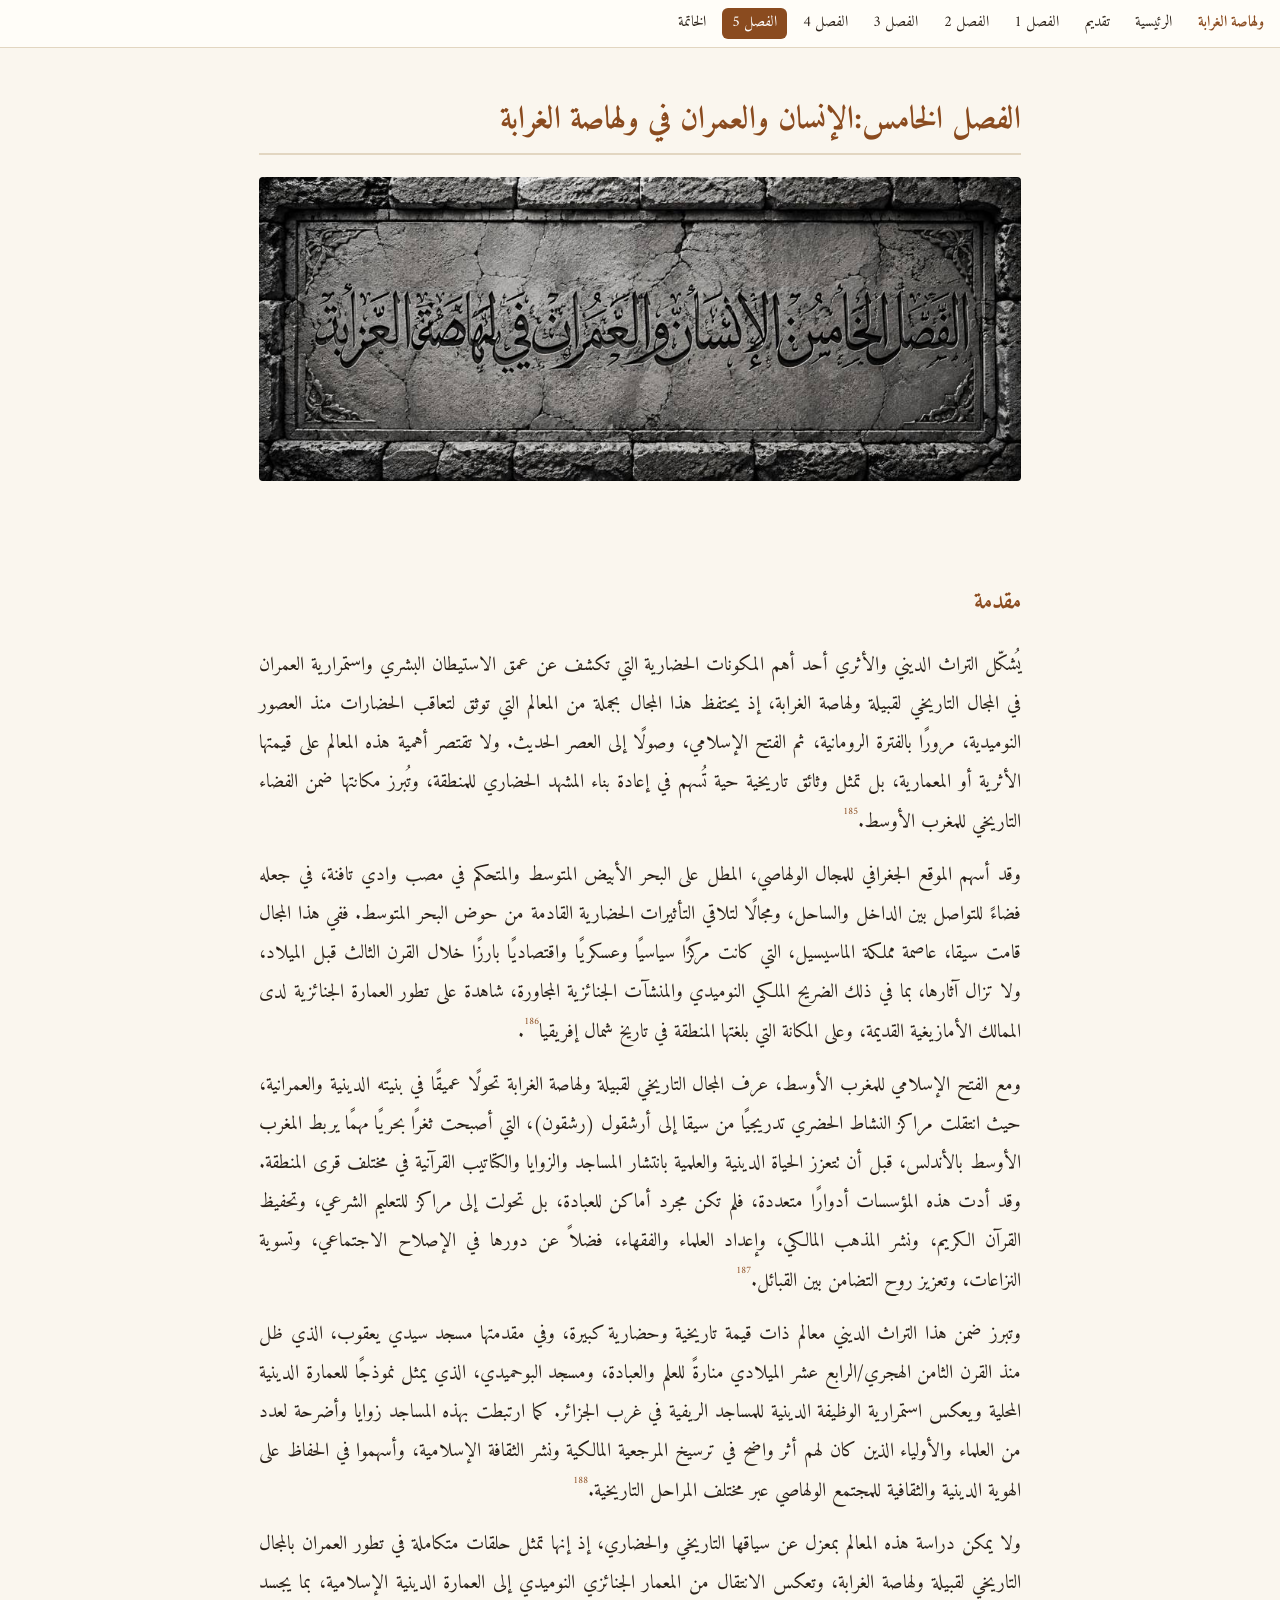
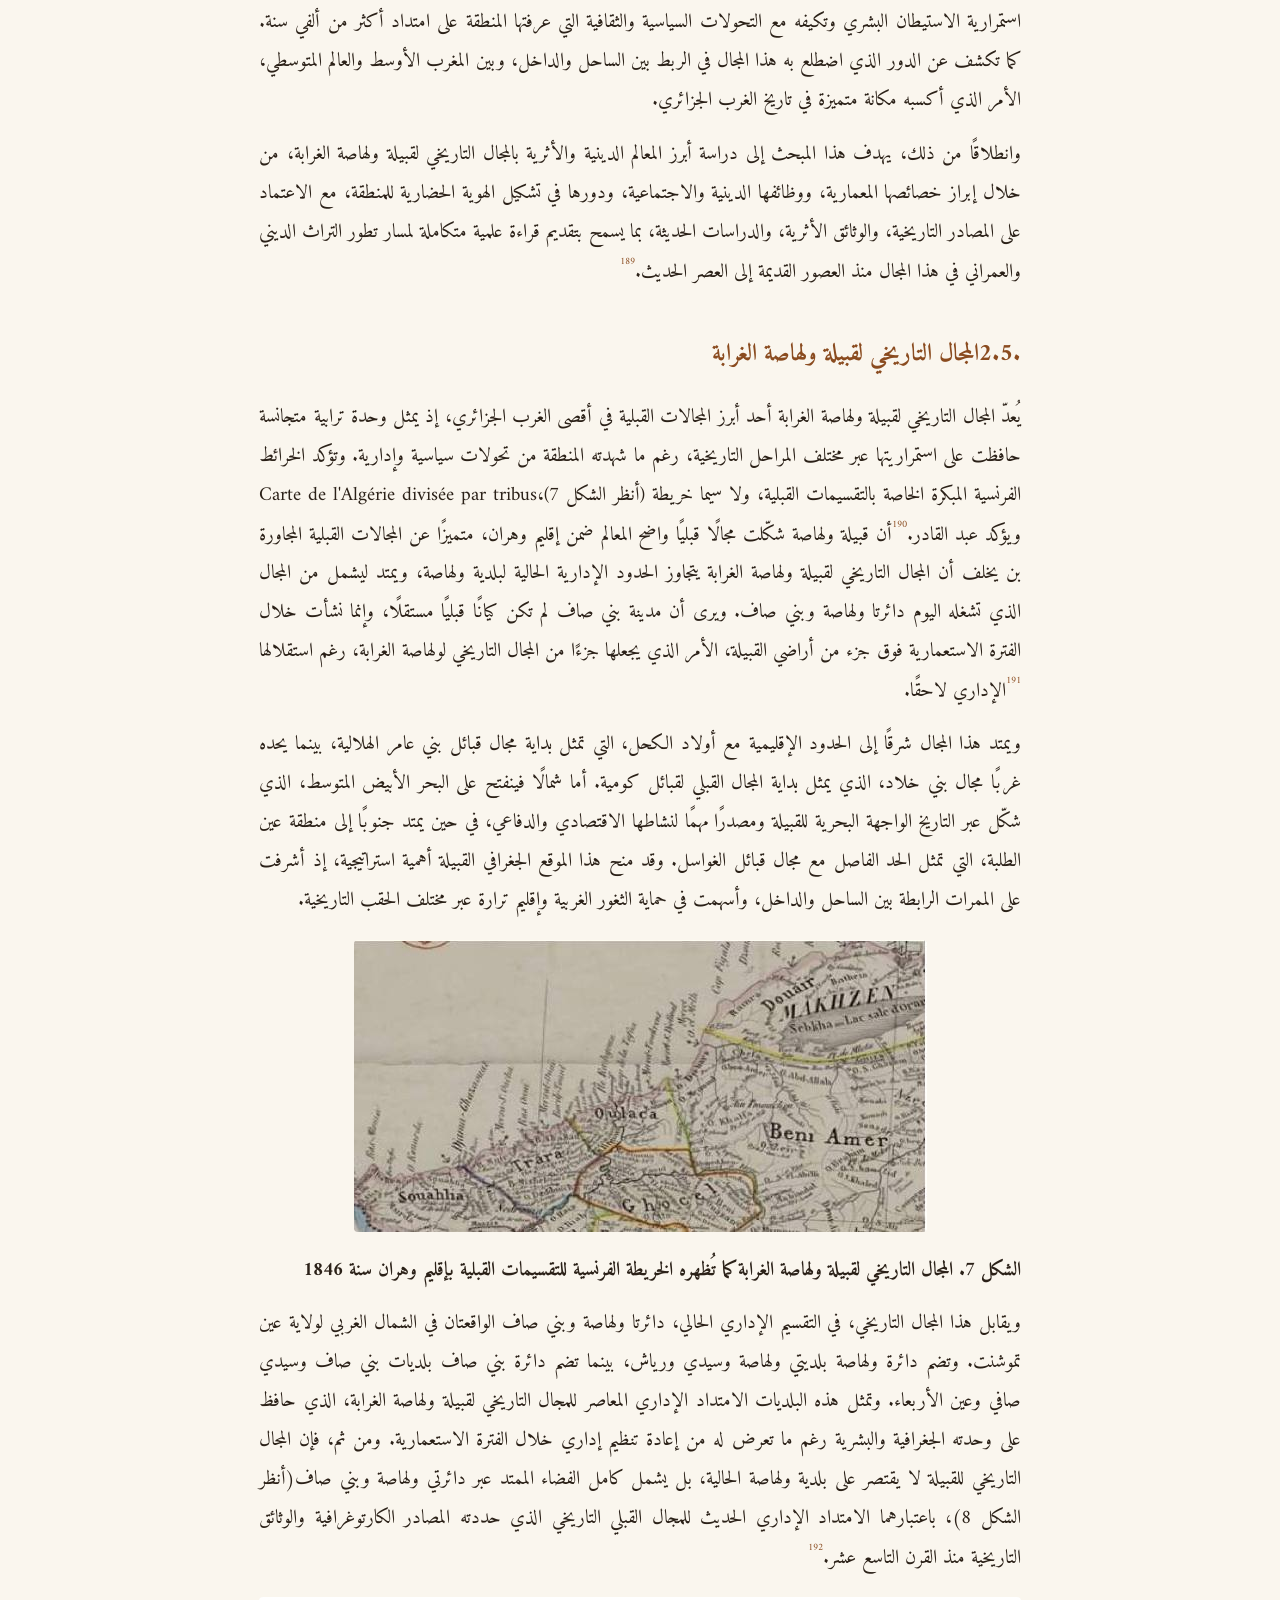
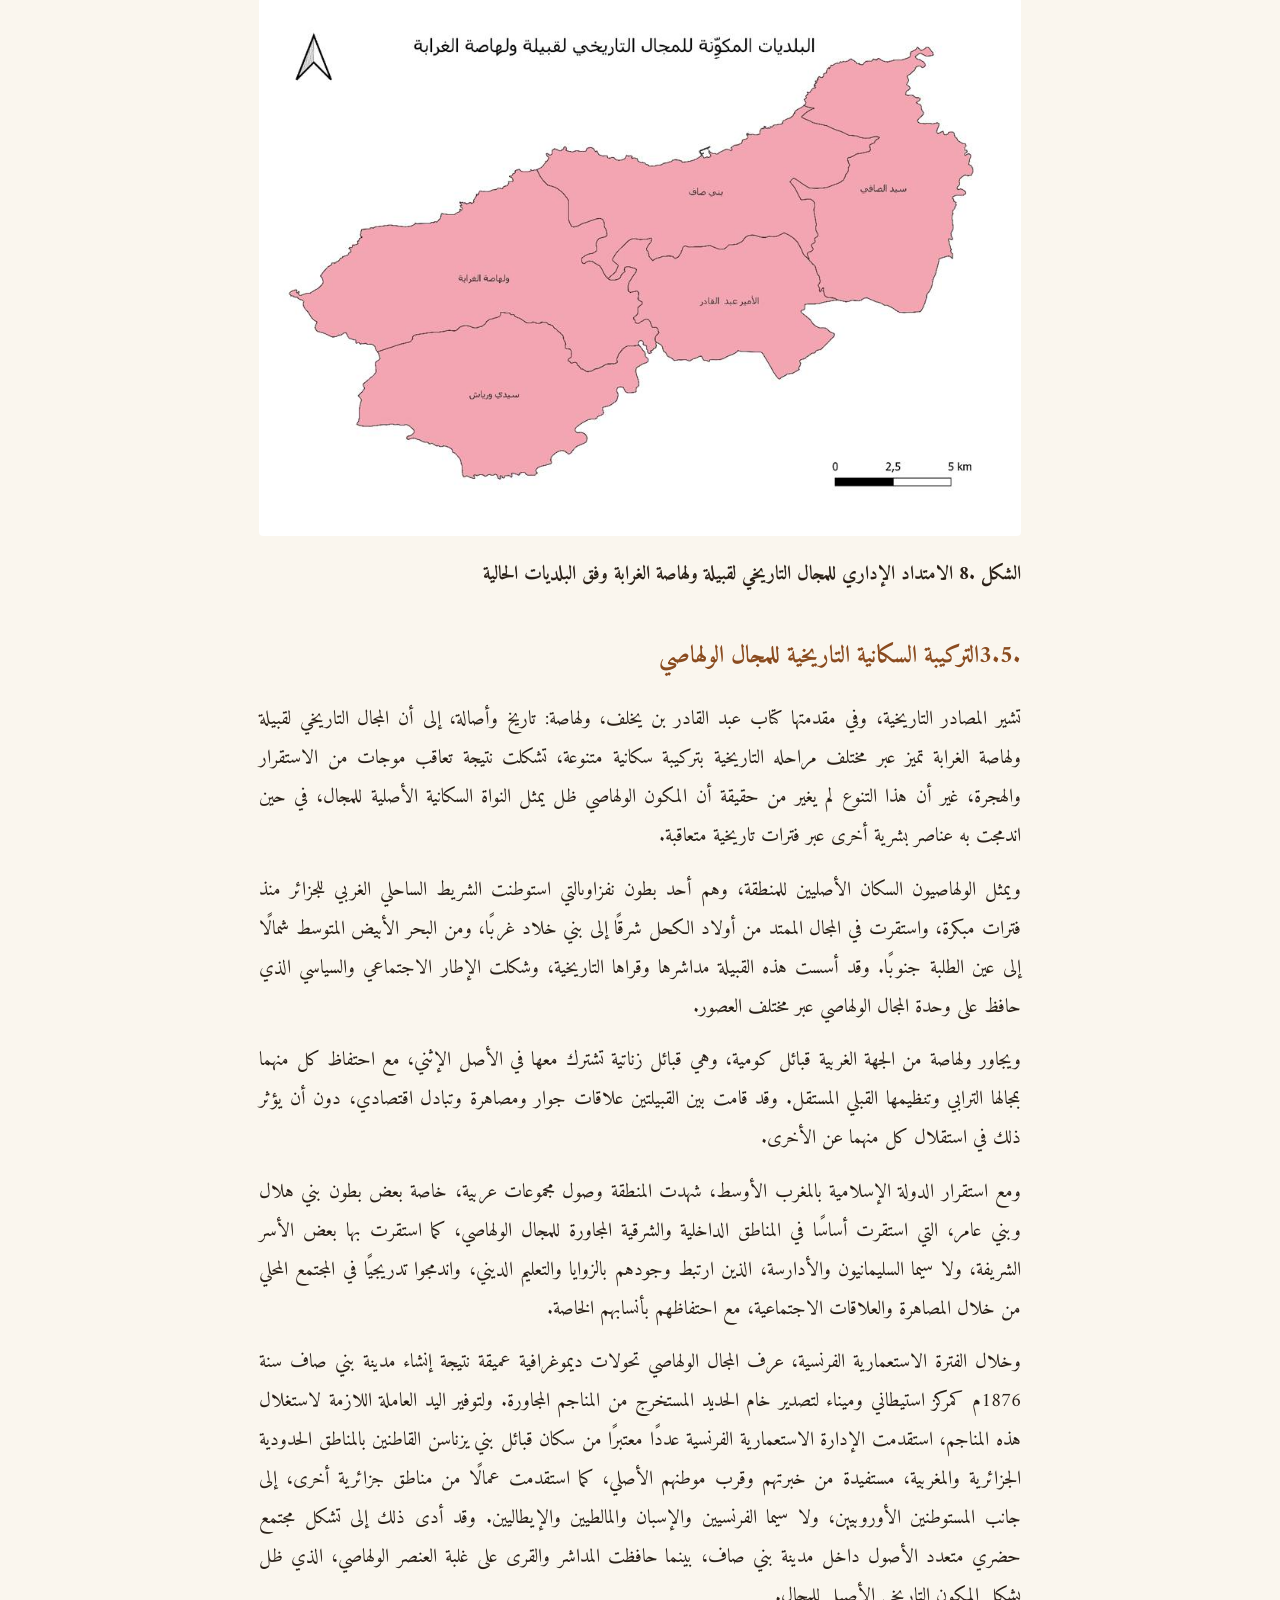
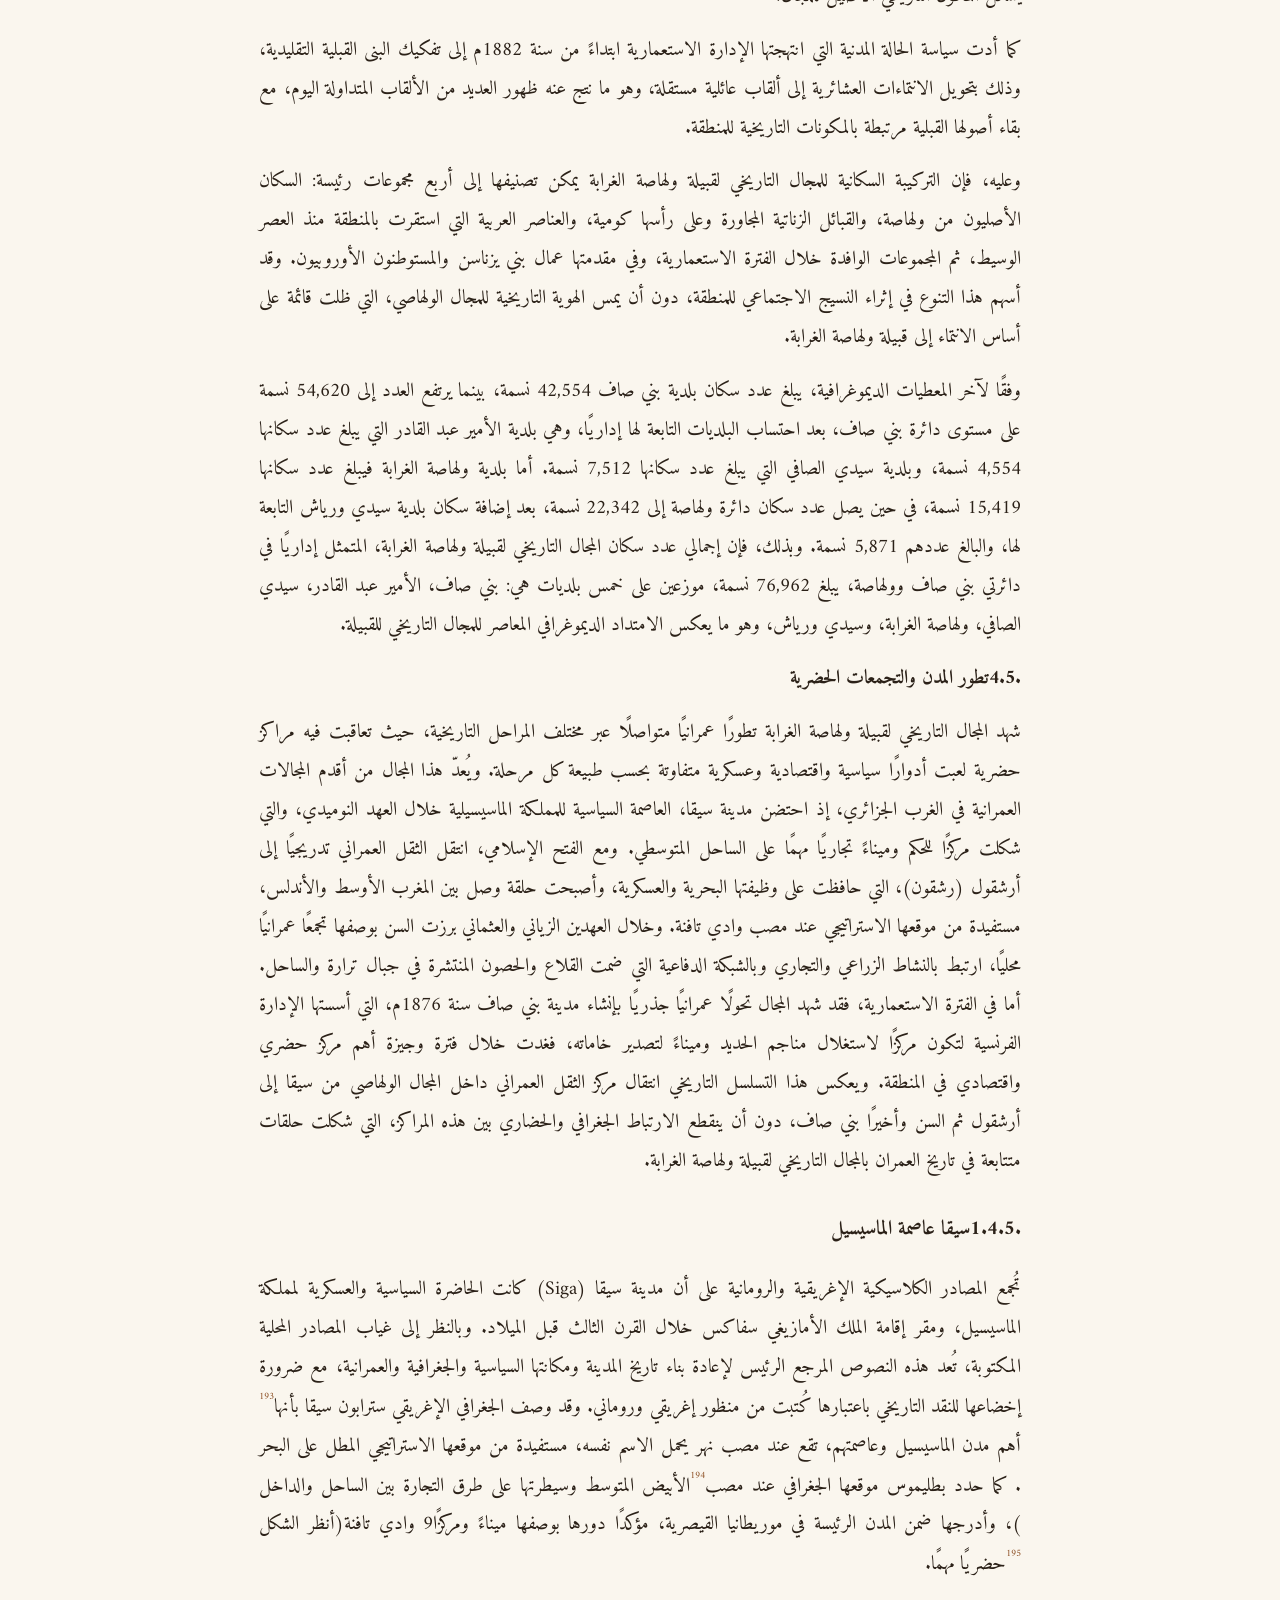
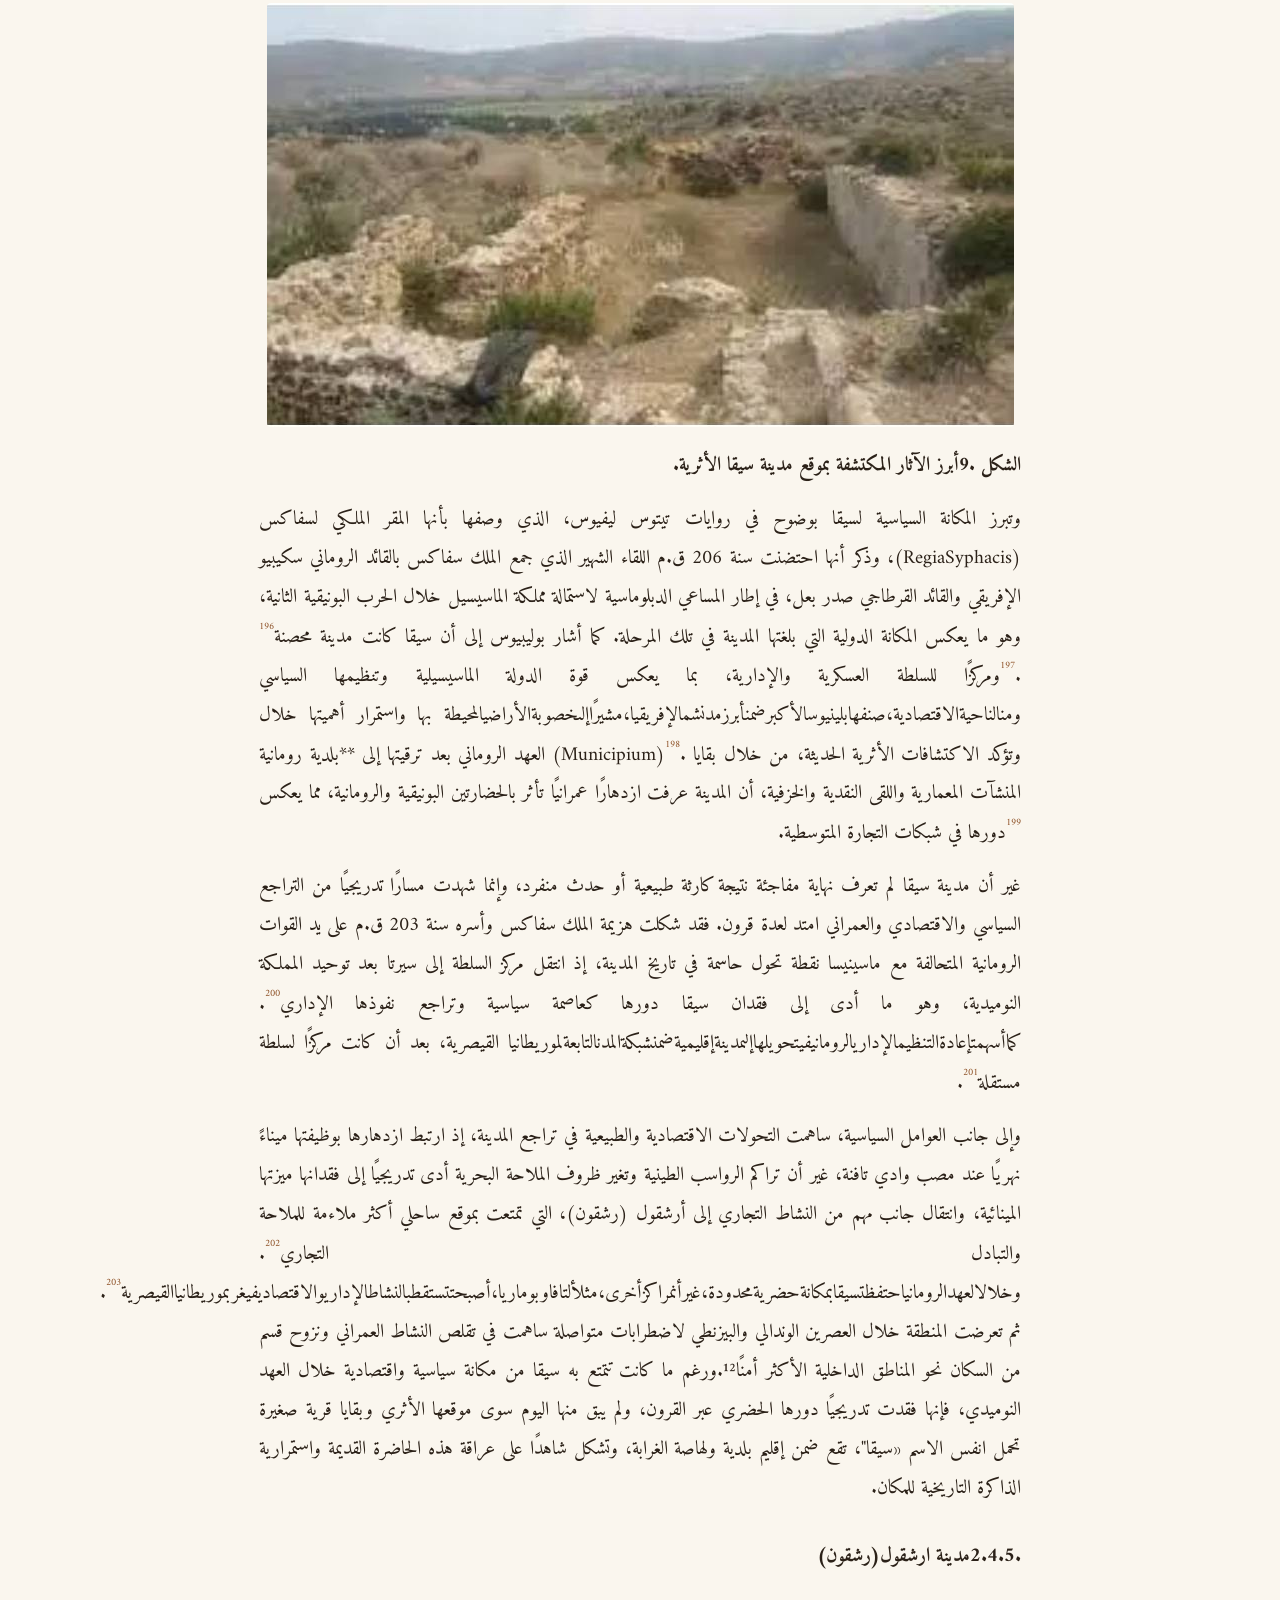
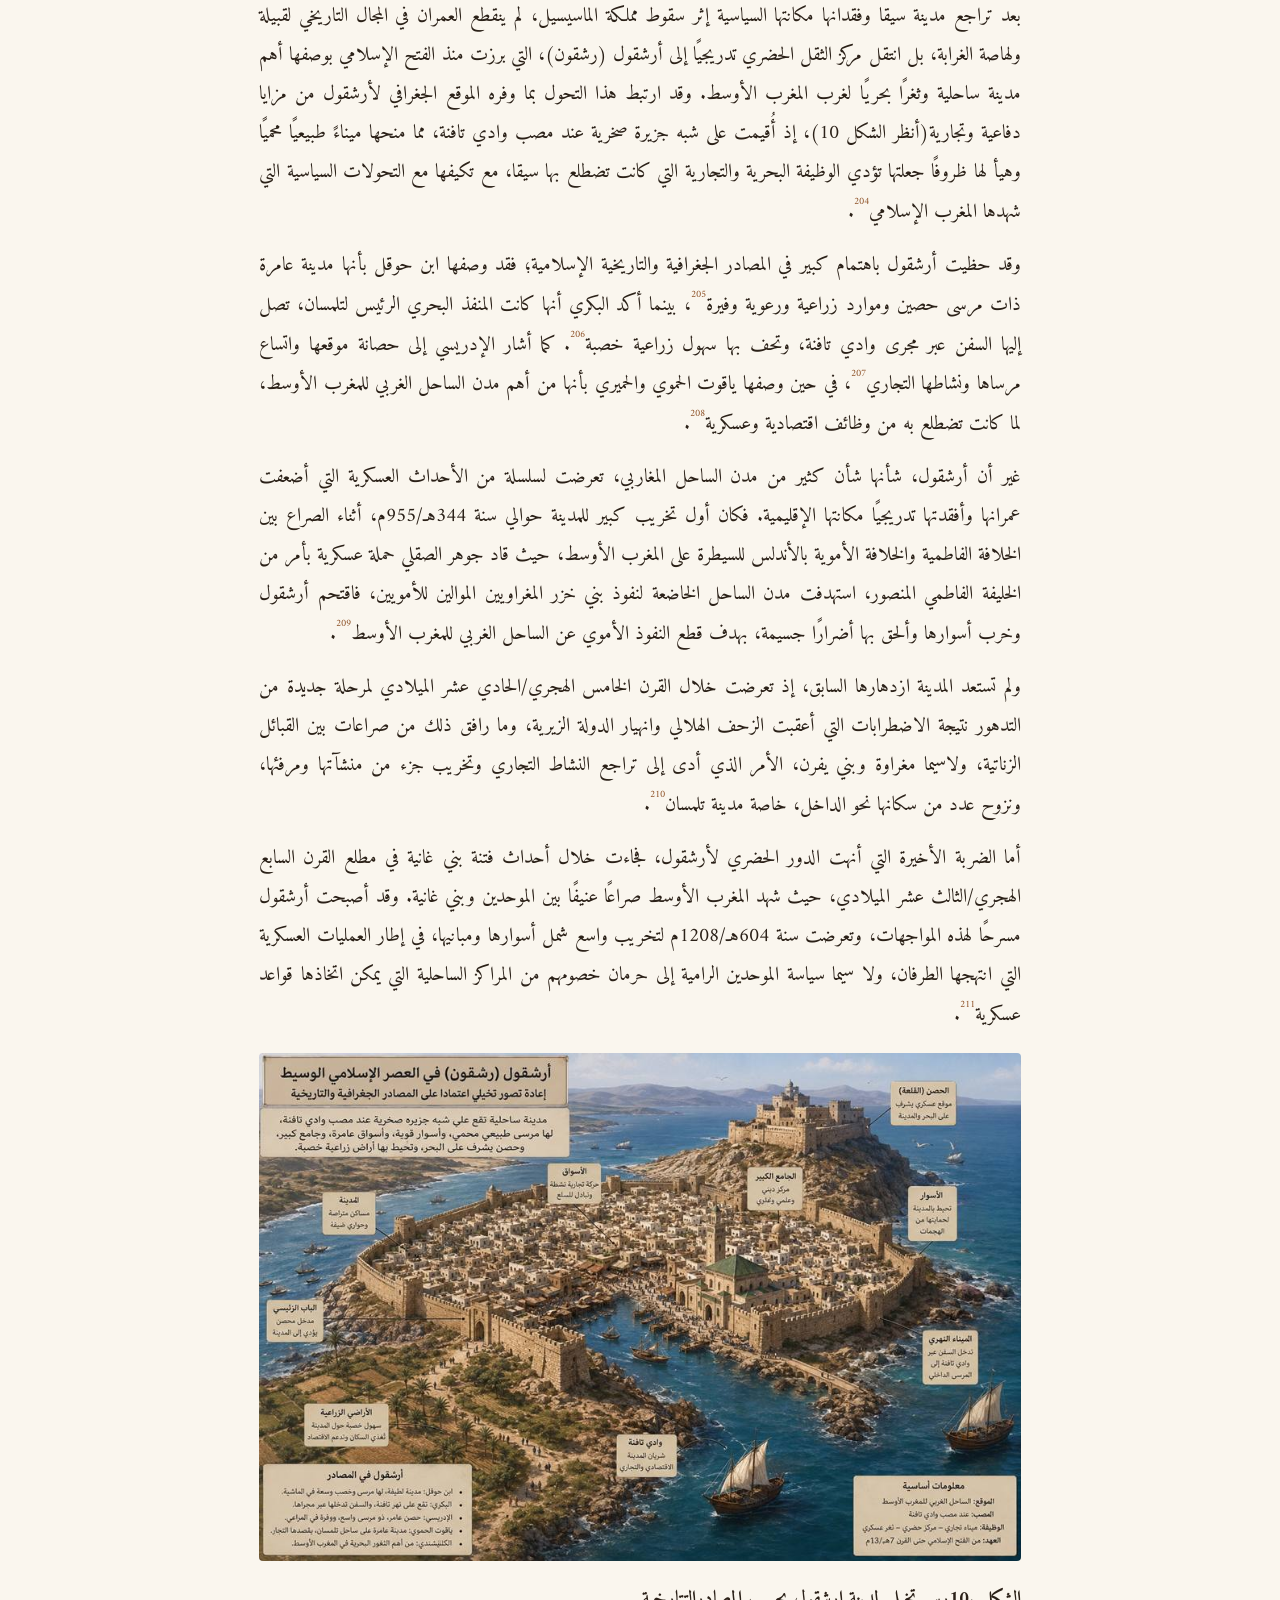
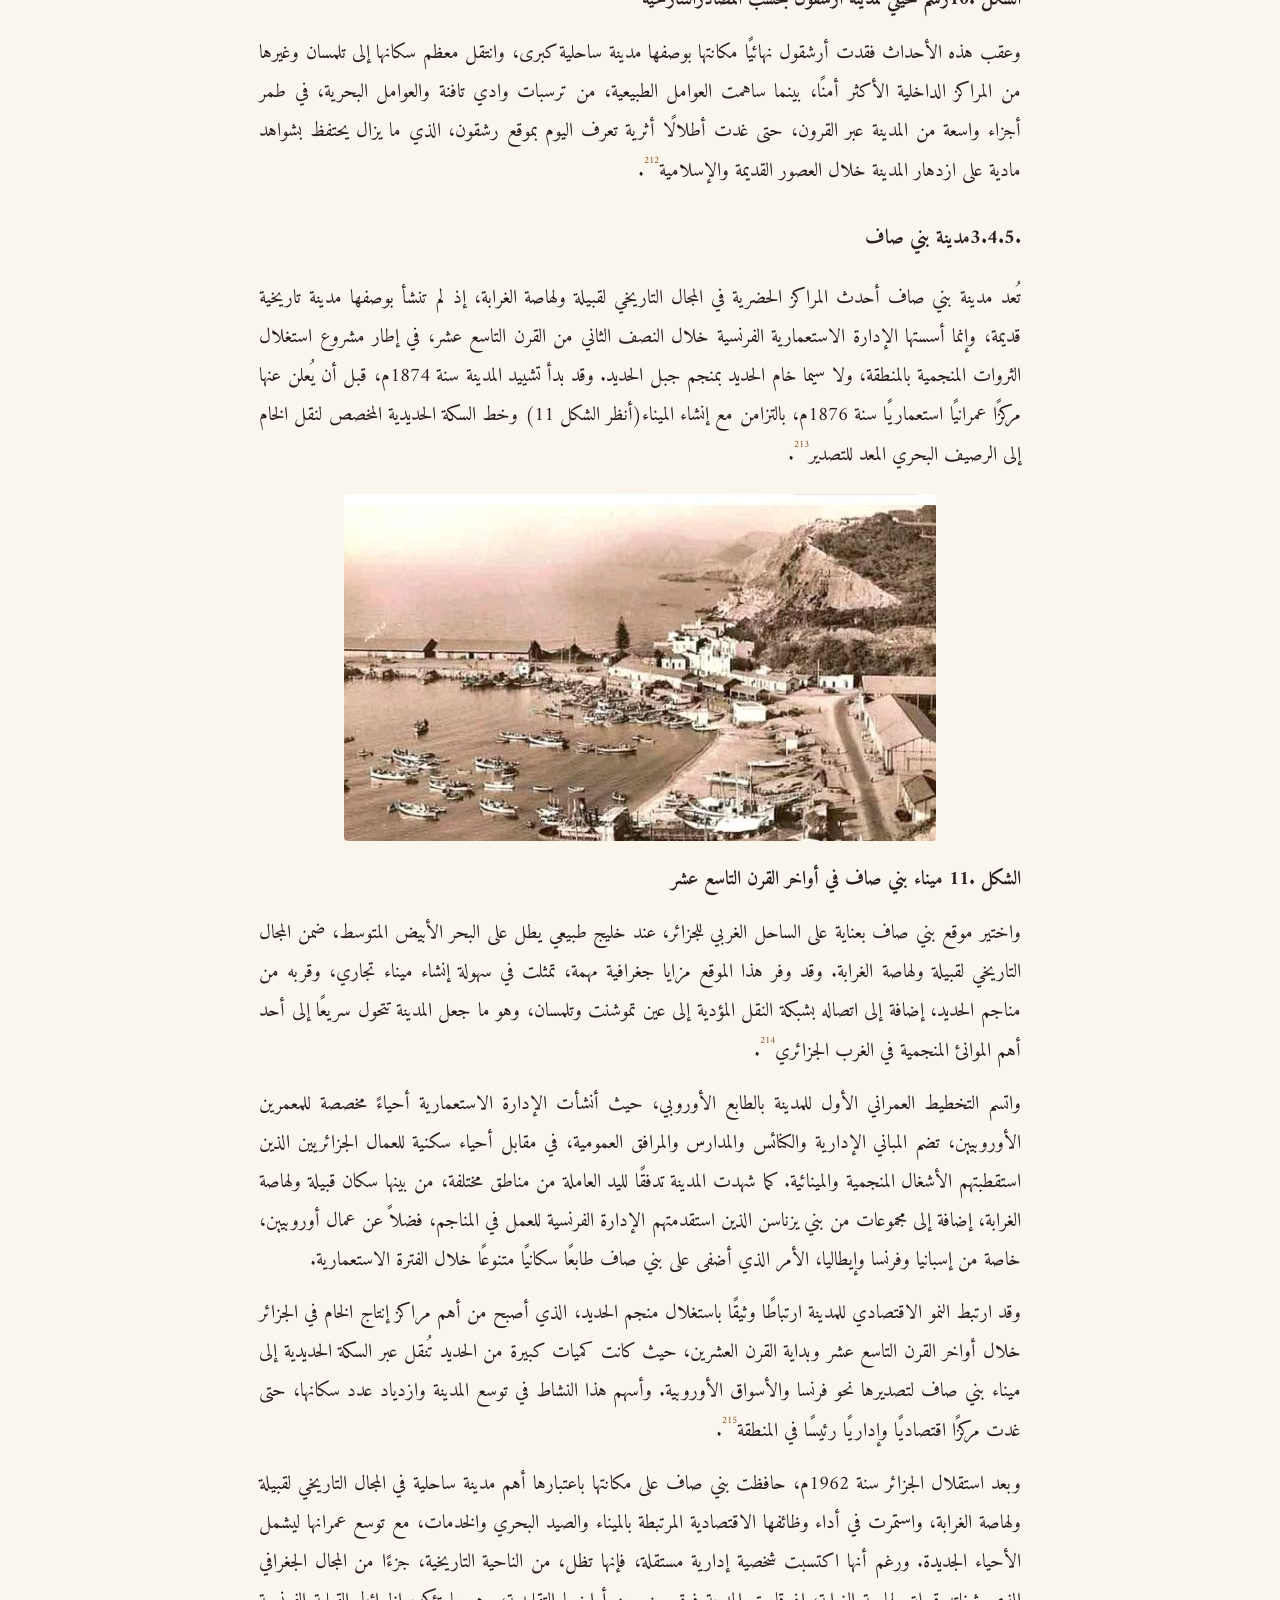
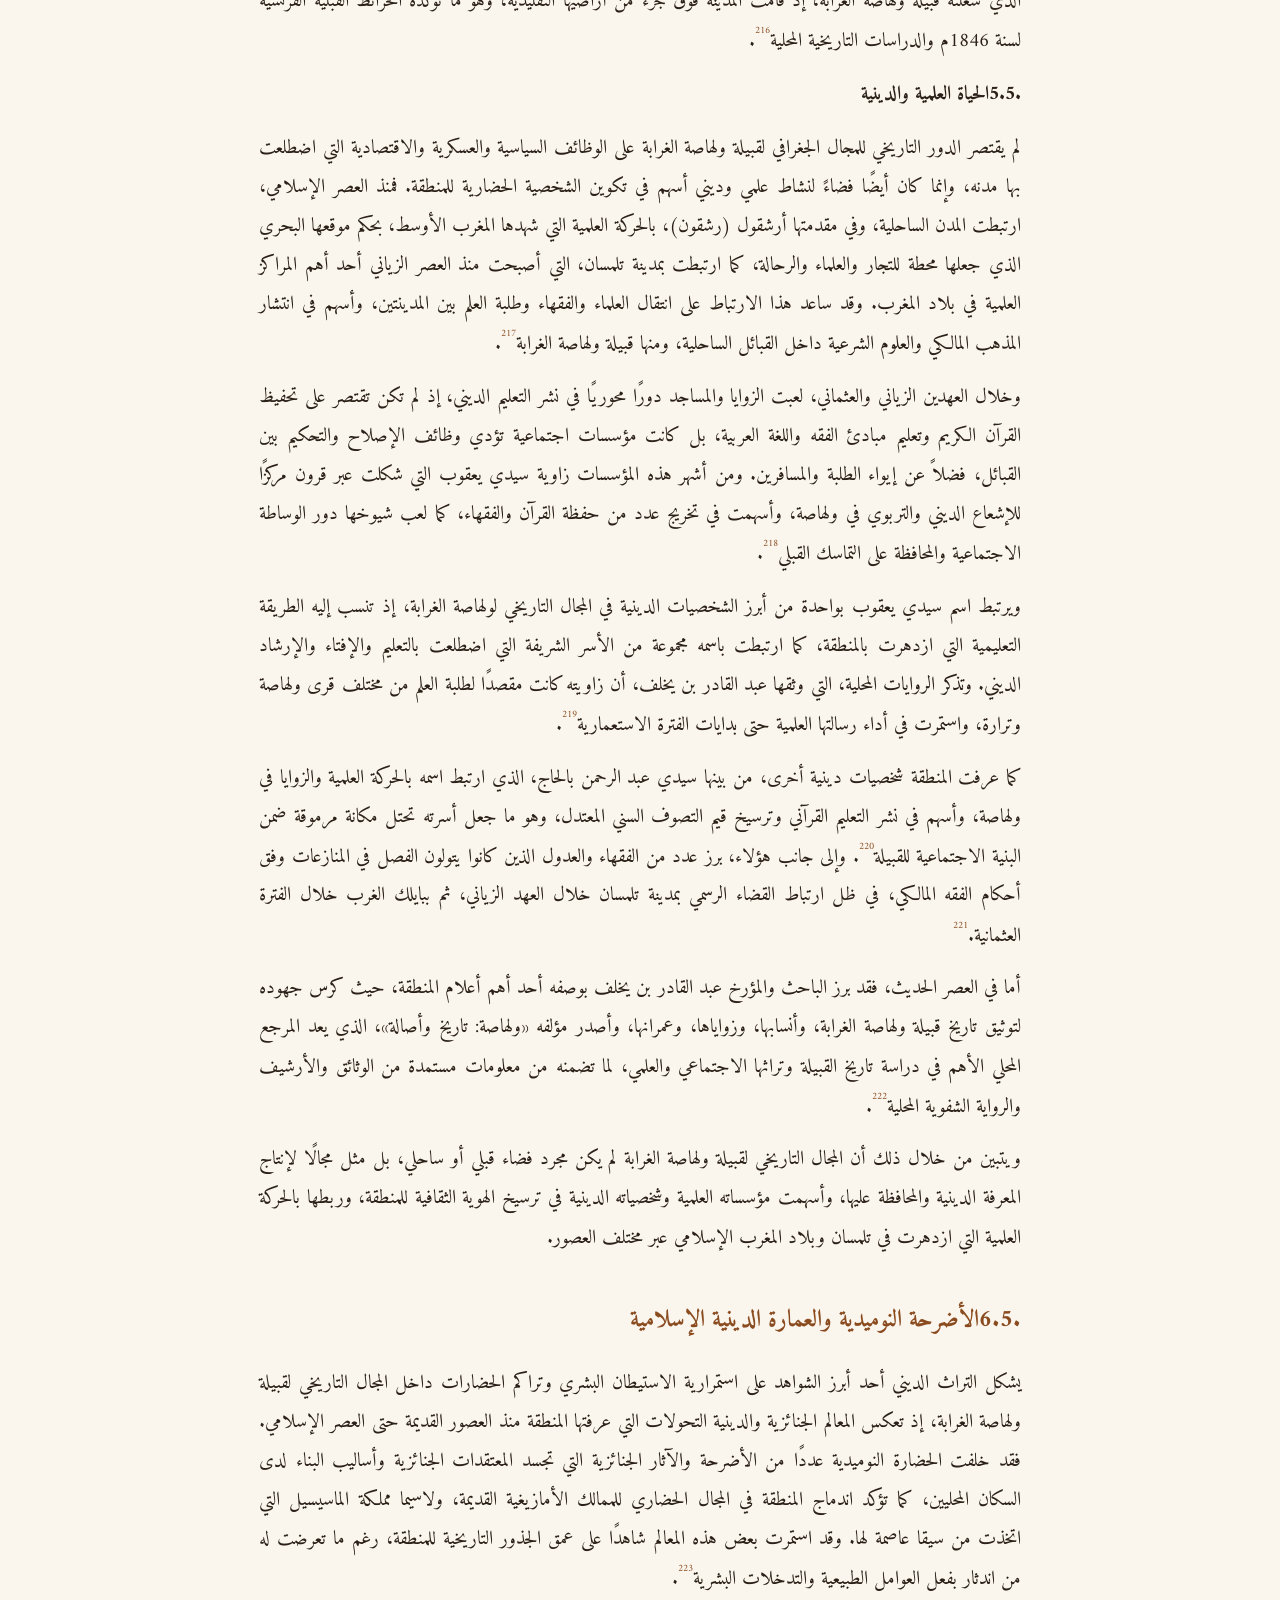
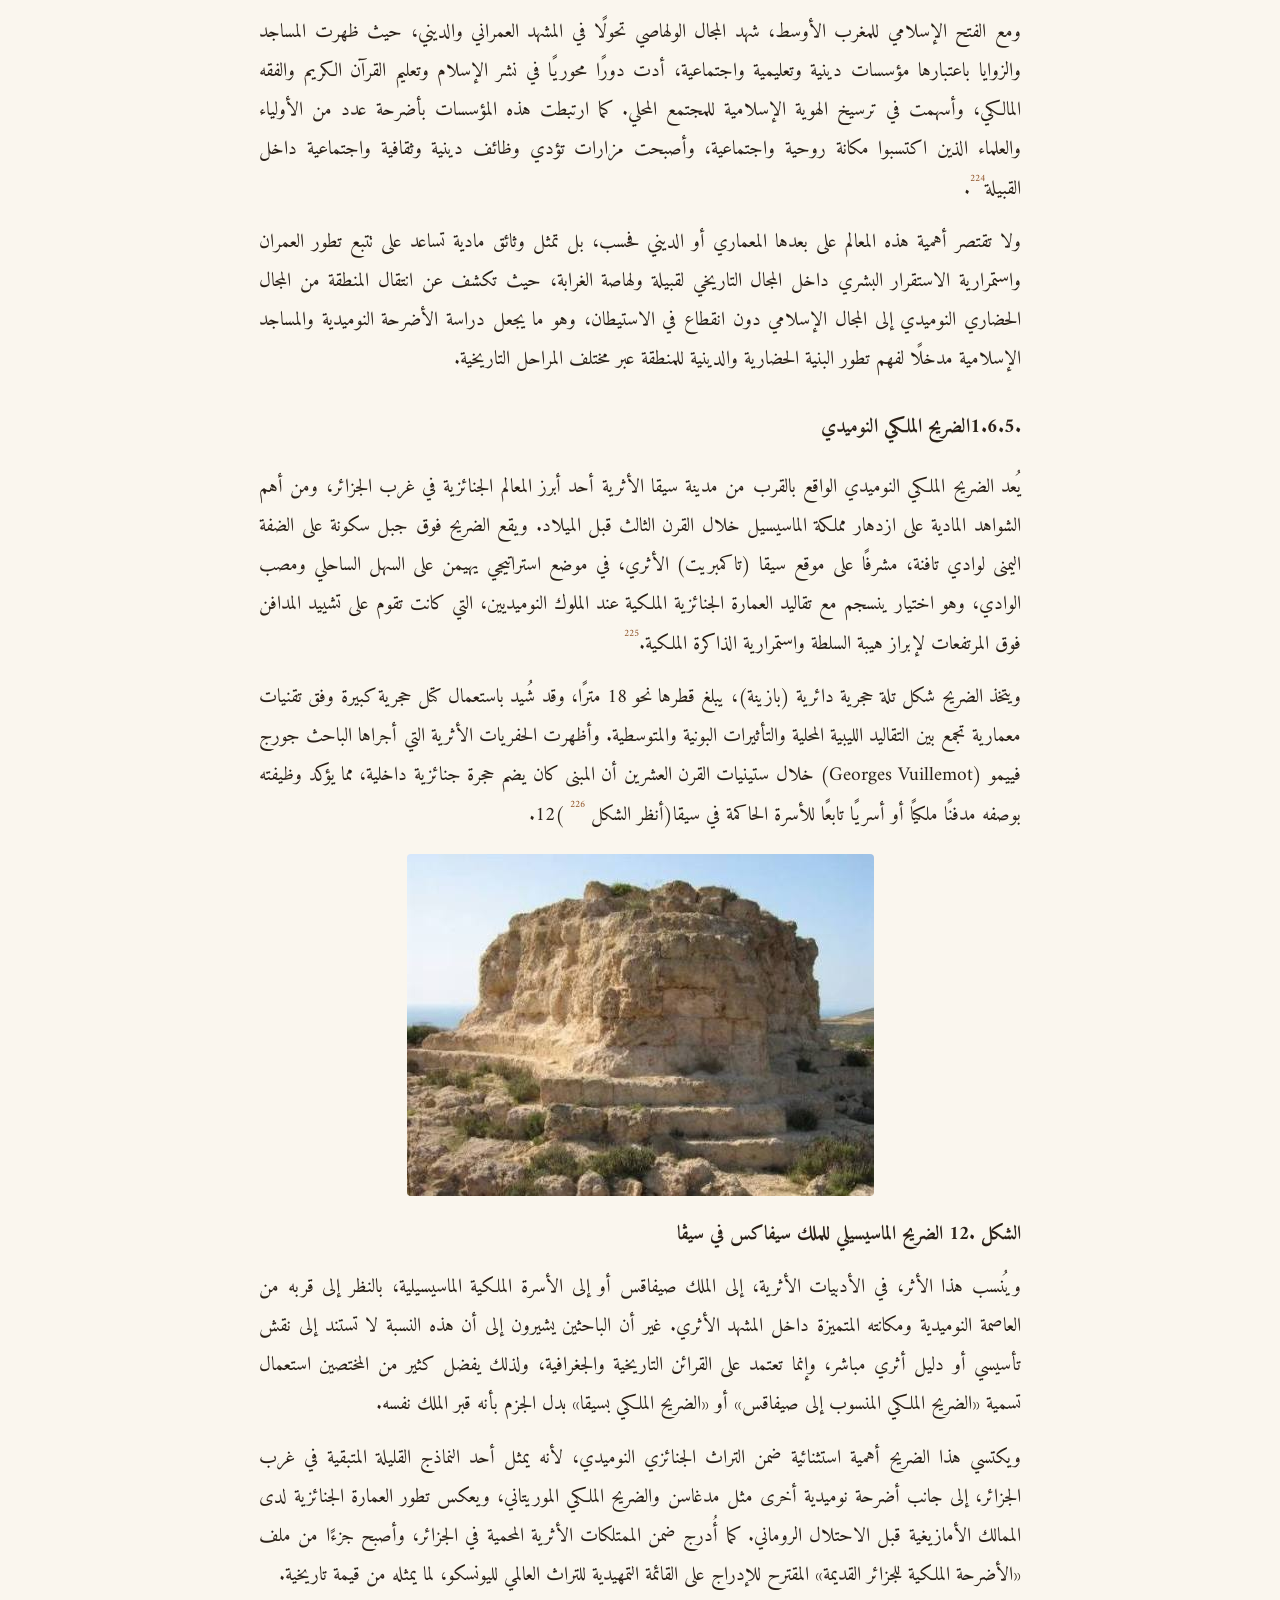
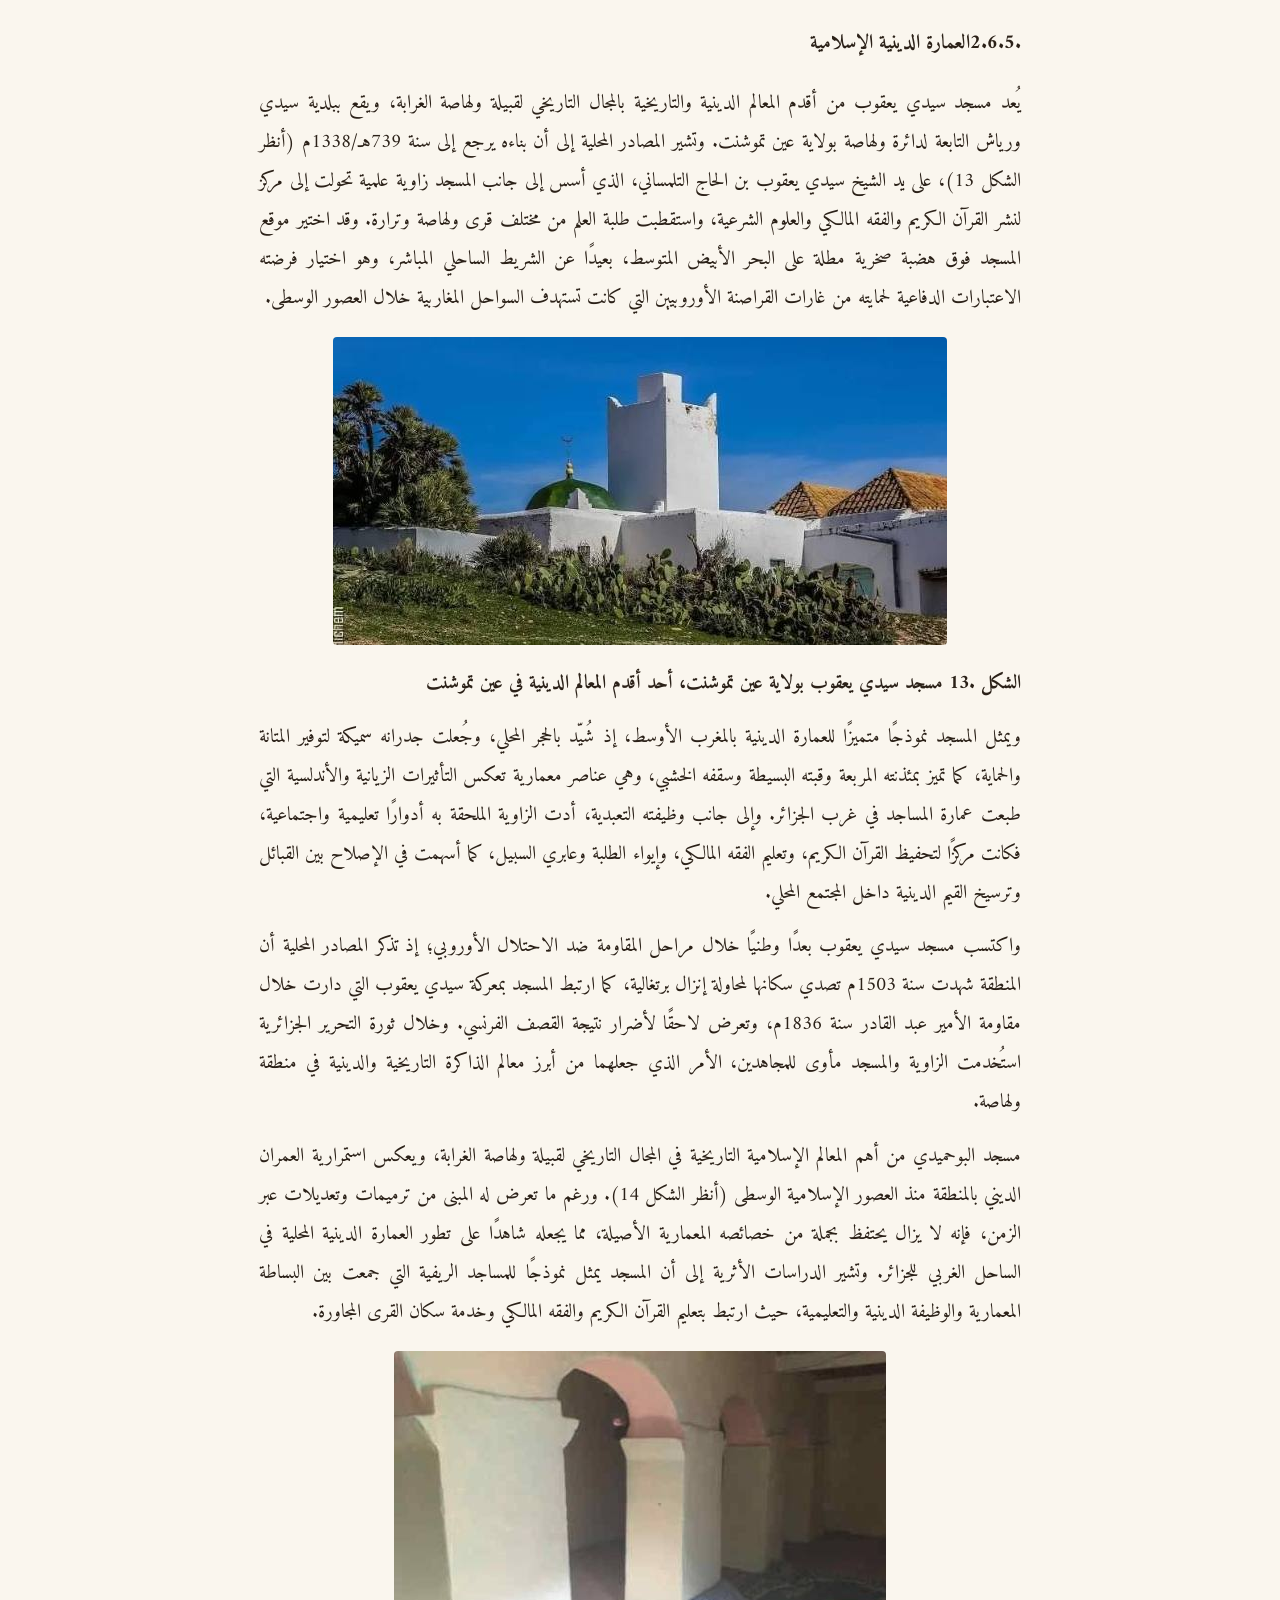
<file: ولهاصة-موقع-الكتاب/ch5.html>
<!doctype html><html lang="ar" dir="rtl"><head><meta charset="utf-8"><meta name="viewport" content="width=device-width,initial-scale=1"><title>الفصل الخامس:الإنسان والعمران في ولهاصة الغرابة — ولهاصة الغرابة: التاريخ والإنسان والعمران</title><link rel="stylesheet" href="style.css"><link href="https://fonts.googleapis.com/css2?family=Amiri:wght@400;700&display=swap" rel="stylesheet"></head><body><header class="top"><span class="brand">ولهاصة الغرابة</span><a href="index.html">الرئيسية</a><a href="intro.html">تقديم</a><a href="ch1.html">الفصل 1</a><a href="ch2.html">الفصل 2</a><a href="ch3.html">الفصل 3</a><a href="ch4.html">الفصل 4</a><a href="ch5.html" class="on">الفصل 5</a><a href="conclusion.html">الخاتمة</a></header><main><h1 id="الفصل-الخامسالإنسان-والعمران-في-ولهاصة-الغرابة"><strong><span dir="rtl">الفصل الخامس:الإنسان والعمران في ولهاصة الغرابة</span></strong></h1>
<p><img src="images/image13.jpg" loading="lazy" alt=""></p>
<p><span dir="rtl"><br />
</span></p>
<h2 id="مقدمة-4"><strong><span dir="rtl">مقدمة</span></strong></h2>
<p><span dir="rtl">يُشكّل التراث الديني والأثري أحد أهم المكونات الحضارية
التي تكشف عن عمق الاستيطان البشري واستمرارية العمران في المجال التاريخي
لقبيلة ولهاصة الغرابة، إذ يحتفظ هذا المجال بجملة من المعالم التي توثق
لتعاقب الحضارات منذ العصور النوميدية، مرورًا بالفترة الرومانية، ثم الفتح
الإسلامي، وصولًا إلى العصر الحديث. ولا تقتصر أهمية هذه المعالم على قيمتها
الأثرية أو المعمارية، بل تمثل وثائق تاريخية حية تُسهم في إعادة بناء
المشهد الحضاري للمنطقة، وتُبرز مكانتها ضمن الفضاء التاريخي للمغرب
الأوسط</span>.<a href="#fn185" class="fnref" id="fnref185"><sup>185</sup></a></p>
<p><span dir="rtl">وقد أسهم الموقع الجغرافي للمجال الولهاصي، المطل على
البحر الأبيض المتوسط والمتحكم في مصب وادي تافنة، في جعله فضاءً للتواصل
بين الداخل والساحل، ومجالًا لتلاقي التأثيرات الحضارية القادمة من حوض
البحر المتوسط. ففي هذا المجال قامت سيقا، عاصمة مملكة الماسيسيل، التي
كانت مركزًا سياسيًا وعسكريًا واقتصاديًا بارزًا خلال القرن الثالث قبل الميلاد،
ولا تزال آثارها، بما في ذلك الضريح الملكي النوميدي والمنشآت الجنائزية
المجاورة، شاهدة على تطور العمارة الجنائزية لدى الممالك الأمازيغية
القديمة، وعلى المكانة التي بلغتها المنطقة في تاريخ شمال إفريقيا</span><a href="#fn186" class="fnref" id="fnref186"><sup>186</sup></a>.</p>
<p><span dir="rtl">ومع الفتح الإسلامي للمغرب الأوسط، عرف المجال التاريخي
لقبيلة ولهاصة الغرابة تحولًا عميقًا في بنيته الدينية والعمرانية، حيث
انتقلت مراكز النشاط الحضري تدريجيًا من سيقا إلى أرشقول (رشقون)، التي
أصبحت ثغرًا بحريًا مهمًا يربط المغرب الأوسط بالأندلس، قبل أن تتعزز الحياة
الدينية والعلمية بانتشار المساجد والزوايا والكتاتيب القرآنية في مختلف
قرى المنطقة. وقد أدت هذه المؤسسات أدوارًا متعددة، فلم تكن مجرد أماكن
للعبادة، بل تحولت إلى مراكز للتعليم الشرعي، وتحفيظ القرآن الكريم، ونشر
المذهب المالكي، وإعداد العلماء والفقهاء، فضلاً عن دورها في الإصلاح
الاجتماعي، وتسوية النزاعات، وتعزيز روح التضامن بين القبائل</span>.<a href="#fn187" class="fnref" id="fnref187"><sup>187</sup></a></p>
<p><span dir="rtl">وتبرز ضمن هذا التراث الديني معالم ذات قيمة تاريخية
وحضارية كبيرة، وفي مقدمتها مسجد سيدي يعقوب، الذي ظل منذ القرن الثامن
الهجري/الرابع عشر الميلادي منارةً للعلم والعبادة، ومسجد البوحميدي، الذي
يمثل نموذجًا للعمارة الدينية المحلية ويعكس استمرارية الوظيفة الدينية
للمساجد الريفية في غرب الجزائر. كما ارتبطت بهذه المساجد زوايا وأضرحة
لعدد من العلماء والأولياء الذين كان لهم أثر واضح في ترسيخ المرجعية
المالكية ونشر الثقافة الإسلامية، وأسهموا في الحفاظ على الهوية الدينية
والثقافية للمجتمع الولهاصي عبر مختلف المراحل التاريخية</span>.<a href="#fn188" class="fnref" id="fnref188"><sup>188</sup></a></p>
<p><span dir="rtl">ولا يمكن دراسة هذه المعالم بمعزل عن سياقها التاريخي
والحضاري، إذ إنها تمثل حلقات متكاملة في تطور العمران بالمجال التاريخي
لقبيلة ولهاصة الغرابة، وتعكس الانتقال من المعمار الجنائزي النوميدي إلى
العمارة الدينية الإسلامية، بما يجسد استمرارية الاستيطان البشري وتكيفه مع
التحولات السياسية والثقافية التي عرفتها المنطقة على امتداد أكثر من ألفي
سنة. كما تكشف عن الدور الذي اضطلع به هذا المجال في الربط بين الساحل
والداخل، وبين المغرب الأوسط والعالم المتوسطي، الأمر الذي أكسبه مكانة
متميزة في تاريخ الغرب الجزائري</span>.</p>
<p><span dir="rtl">وانطلاقًا من ذلك، يهدف هذا المبحث إلى دراسة أبرز
المعالم الدينية والأثرية بالمجال التاريخي لقبيلة ولهاصة الغرابة، من خلال
إبراز خصائصها المعمارية، ووظائفها الدينية والاجتماعية، ودورها في تشكيل
الهوية الحضارية للمنطقة، مع الاعتماد على المصادر التاريخية، والوثائق
الأثرية، والدراسات الحديثة، بما يسمح بتقديم قراءة علمية متكاملة لمسار
تطور التراث الديني والعمراني في هذا المجال منذ العصور القديمة إلى العصر
الحديث</span>.<a href="#fn189" class="fnref" id="fnref189"><sup>189</sup></a></p>
<h2 id="المجال-التاريخي-لقبيلة-ولهاصة-الغرابة"><strong>.2.5<span dir="rtl">المجال التاريخي لقبيلة ولهاصة الغرابة</span></strong></h2>
<p><span dir="rtl">يُعدّ المجال التاريخي لقبيلة ولهاصة الغرابة أحد أبرز
المجالات القبلية في أقصى الغرب الجزائري، إذ يمثل وحدة ترابية متجانسة
حافظت على استمراريتها عبر مختلف المراحل التاريخية، رغم ما شهدته المنطقة
من تحولات سياسية وإدارية. وتؤكد الخرائط الفرنسية المبكرة الخاصة
بالتقسيمات القبلية، ولا سيما خريطة</span> Carte de l'Algérie divisée par
tribus<span dir="rtl">(أنظر الشكل 7)، أن قبيلة ولهاصة شكّلت مجالًا قبليًا
واضح المعالم ضمن إقليم وهران، متميزًا عن المجالات القبلية
المجاورة</span><a href="#fn190" class="fnref" id="fnref190"><sup>190</sup></a>.<span dir="rtl">ويؤكد عبد القادر
بن يخلف أن المجال التاريخي لقبيلة ولهاصة الغرابة يتجاوز الحدود الإدارية
الحالية لبلدية ولهاصة، ويمتد ليشمل من المجال الذي تشغله اليوم دائرتا
ولهاصة وبني صاف. ويرى أن مدينة بني صاف لم تكن كيانًا قبليًا مستقلًا، وإنما
نشأت خلال الفترة الاستعمارية فوق جزء من أراضي القبيلة، الأمر الذي يجعلها
جزءًا من المجال التاريخي لولهاصة الغرابة، رغم استقلالها الإداري
لاحقًا</span><a href="#fn191" class="fnref" id="fnref191"><sup>191</sup></a><span dir="rtl">.</span></p>
<p><span dir="rtl">ويمتد هذا المجال شرقًا إلى الحدود الإقليمية مع أولاد
الكحل، التي تمثل بداية مجال قبائل بني عامر الهلالية، بينما يحده غربًا
مجال بني خلاد، الذي يمثل بداية المجال القبلي لقبائل كومية. أما شمالًا
فينفتح على البحر الأبيض المتوسط، الذي شكّل عبر التاريخ الواجهة البحرية
للقبيلة ومصدرًا مهمًا لنشاطها الاقتصادي والدفاعي، في حين يمتد جنوبًا إلى
منطقة عين الطلبة، التي تمثل الحد الفاصل مع مجال قبائل الغواسل. وقد منح
هذا الموقع الجغرافي القبيلة أهمية استراتيجية، إذ أشرفت على الممرات
الرابطة بين الساحل والداخل، وأسهمت في حماية الثغور الغربية وإقليم ترارة
عبر مختلف الحقب التاريخية.</span></p>
<p><img src="images/image14.jpg" loading="lazy" alt=""></p>
<p><strong><span dir="rtl">الشكل</span> 7<span dir="rtl">. المجال
التاريخي لقبيلة ولهاصة الغرابة كما تُظهره الخريطة الفرنسية للتقسيمات
القبلية بإقليم وهران سنة 1846</span></strong></p>
<p><span dir="rtl">ويقابل هذا المجال التاريخي، في التقسيم الإداري
الحالي، دائرتا ولهاصة وبني صاف الواقعتان في الشمال الغربي لولاية عين
تموشنت. وتضم دائرة ولهاصة بلديتي ولهاصة وسيدي ورياش، بينما تضم دائرة بني
صاف بلديات بني صاف وسيدي صافي وعين الأربعاء. وتمثل هذه البلديات الامتداد
الإداري المعاصر للمجال التاريخي لقبيلة ولهاصة الغرابة، الذي حافظ على
وحدته الجغرافية والبشرية رغم ما تعرض له من إعادة تنظيم إداري خلال الفترة
الاستعمارية. ومن ثم، فإن المجال التاريخي للقبيلة لا يقتصر على بلدية
ولهاصة الحالية، بل يشمل كامل الفضاء الممتد عبر دائرتي ولهاصة وبني
صاف</span><span dir="rtl">(أنظر الشكل</span> 8<span dir="rtl">)،
باعتبارهما الامتداد الإدا</span><span dir="rtl">ري الحديث للمجال القبلي
التاريخي الذي حددته المصادر الكارتوغرافية والوثائق التاريخية منذ القرن
التاسع عشر</span>.<a href="#fn192" class="fnref" id="fnref192"><sup>192</sup></a></p>
<p><img src="images/image15.jpg" loading="lazy" alt=""></p>
<p><strong><span dir="rtl">الشكل</span> .8 <span dir="rtl">الامتداد
الإداري للمجال التاريخي لقبيلة ولهاصة الغرابة وفق البلديات
الحالية</span></strong></p>
<h2 id="التركيبة-السكانية-التاريخية-للمجال-الولهاصي"><strong>.3.5<span dir="rtl">التركيبة السكانية التاريخية للمجال الولهاصي</span></strong></h2>
<p><span dir="rtl">تشير المصادر التاريخية، وفي مقدمتها كتاب عبد القادر
بن يخلف، ولهاصة: تاريخ وأصالة، إلى أن المجال التاريخي لقبيلة ولهاصة
الغرابة تميز عبر مختلف مراحله التاريخية بتركيبة سكانية متنوعة، تشكلت
نتيجة تعاقب موجات من الاستقرار والهجرة، غير أن هذا التنوع لم يغير من
حقيقة أن المكون الولهاصي ظل يمثل النواة السكانية الأصلية للمجال، في حين
اندمجت به عناصر بشرية أخرى عبر فترات تاريخية متعاقبة</span>.</p>
<p><span dir="rtl">ويمثل الولهاصيون السكان الأصليين للمنطقة، وهم أحد
بطون نفزاوىالتي استوطنت الشريط الساحلي الغربي للجزائر منذ فترات مبكرة،
واستقرت في المجال الممتد من أولاد الكحل شرقًا إلى بني خلاد غربًا، ومن
البحر الأبيض المتوسط شمالًا إلى عين الطلبة جنوبًا. وقد أسست هذه القبيلة
مداشرها وقراها التاريخية، وشكلت الإطار الاجتماعي والسياسي الذي حافظ على
وحدة المجال الولهاصي عبر مختلف العصور</span>.</p>
<p><span dir="rtl">ويجاور ولهاصة من الجهة الغربية قبائل كومية، وهي قبائل
زناتية تشترك معها في الأصل الإثني، مع احتفاظ كل منهما بمجالها الترابي
وتنظيمها القبلي المستقل. وقد قامت بين القبيلتين علاقات جوار ومصاهرة
وتبادل اقتصادي، دون أن يؤثر ذلك في استقلال كل منهما عن
الأخرى</span>.</p>
<p><span dir="rtl">ومع استقرار الدولة الإسلامية بالمغرب الأوسط، شهدت
المنطقة وصول مجموعات عربية، خاصة بعض بطون بني هلال وبني عامر، التي
استقرت أساسًا في المناطق الداخلية والشرقية المجاورة للمجال الولهاصي، كما
استقرت بها بعض الأسر الشريفة، ولا سيما السليمانيون والأدارسة، الذين
ارتبط وجودهم بالزوايا والتعليم الديني، واندمجوا تدريجيًا في المجتمع
المحلي من خلال المصاهرة والعلاقات الاجتماعية، مع احتفاظهم بأنسابهم
الخاصة</span>.</p>
<p><span dir="rtl">وخلال الفترة الاستعمارية الفرنسية، عرف المجال
الولهاصي تحولات ديموغرافية عميقة نتيجة إنشاء مدينة بني صاف سنة 1876م
كمركز استيطاني وميناء لتصدير خام الحديد المستخرج من المناجم المجاورة.
ولتوفير اليد العاملة اللازمة لاستغلال هذه المناجم، استقدمت الإدارة
الاستعمارية الفرنسية عددًا معتبرًا من سكان قبائل بني يزناسن القاطنين
بالمناطق الحدودية الجزائرية والمغربية، مستفيدة من خبرتهم وقرب موطنهم
الأصلي، كما استقدمت عمالًا من مناطق جزائرية أخرى، إلى جانب المستوطنين
الأوروبيين، ولا سيما الفرنسيين والإسبان والمالطيين والإيطاليين. وقد أدى
ذلك إلى تشكل مجتمع حضري متعدد الأصول داخل مدينة بني صاف، بينما حافظت
المداشر والقرى على غلبة العنصر الولهاصي، الذي ظل يشكل المكون التاريخي
الأصيل للمجال</span>.</p>
<p><span dir="rtl">كما أدت سياسة الحالة المدنية التي انتهجتها الإدارة
الاستعمارية ابتداءً من سنة 1882م إلى تفكيك البنى القبلية التقليدية، وذلك
بتحويل الانتماءات العشائرية إلى ألقاب عائلية مستقلة، وهو ما نتج عنه ظهور
العديد من الألقاب المتداولة اليوم، مع بقاء أصولها القبلية مرتبطة
بالمكونات التاريخية للمنطقة</span>.</p>
<p><span dir="rtl">وعليه، فإن التركيبة السكانية للمجال التاريخي لقبيلة
ولهاصة الغرابة يمكن تصنيفها إلى أربع مجموعات رئيسة: السكان الأصليون من
ولهاصة، والقبائل الزناتية المجاورة وعلى رأسها كومية، والعناصر العربية
التي استقرت بالمنطقة منذ العصر الوسيط، ثم المجموعات الوافدة خلال الفترة
الاستعمارية، وفي مقدمتها عمال بني يزناسن والمستوطنون الأوروبيون. وقد
أسهم هذا التنوع في إثراء النسيج الاجتماعي للمنطقة، دون أن يمس الهوية
التاريخية للمجال الولهاصي، التي ظلت قائمة على أساس الانتماء إلى قبيلة
ولهاصة الغرابة.</span></p>
<p><span dir="rtl">وفقًا لآخر المعطيات الديموغرافية، يبلغ عدد سكان بلدية
بني صاف 42,554 نسمة، بينما يرتفع العدد إلى 54,620 نسمة على مستوى دائرة
بني صاف، بعد احتساب البلديات التابعة لها إداريًا، وهي بلدية الأمير عبد
القادر التي يبلغ عدد سكانها 4,554 نسمة، وبلدية سيدي الصافي التي يبلغ عدد
سكانها 7,512 نسمة. أما بلدية ولهاصة الغرابة فيبلغ عدد سكانها 15,419
نسمة، في حين يصل عدد سكان دائرة ولهاصة إلى 22,342 نسمة، بعد إضافة سكان
بلدية سيدي ورياش التابعة لها، والبالغ عددهم 5,871 نسمة. وبذلك، فإن
إجمالي عدد سكان المجال التاريخي لقبيلة ولهاصة الغرابة، المتمثل إداريًا في
دائرتي بني صاف وولهاصة، يبلغ 76,962 نسمة، موزعين على خمس بلديات هي: بني
صاف، الأمير عبد القادر، سيدي الصافي، ولهاصة الغرابة، وسيدي ورياش، وهو ما
يعكس الامتداد الديموغرافي المعاصر للمجال التاريخي للقبيلة.</span></p>
<p><strong>.4.5<span dir="rtl">تطور المدن والتجمعات
الحضرية</span></strong></p>
<p><span dir="rtl">شهد المجال التاريخي لقبيلة ولهاصة الغرابة تطورًا
عمرانيًا متواصلًا عبر مختلف المراحل التاريخية، حيث تعاقبت فيه مراكز حضرية
لعبت أدوارًا سياسية واقتصادية وعسكرية متفاوتة بحسب طبيعة كل مرحلة. ويُعدّ
هذا المجال من أقدم المجالات العمرانية في الغرب الجزائري، إذ احتضن مدينة
سيقا، العاصمة السياسية للمملكة الماسيسيلية خلال العهد النوميدي، والتي
شكلت مركزًا للحكم وميناءً تجاريًا مهمًا على الساحل المتوسطي. ومع الفتح
الإسلامي، انتقل الثقل العمراني تدريجيًا إلى أرشقول (رشقون)، التي حافظت
على وظيفتها البحرية والعسكرية، وأصبحت حلقة وصل بين المغرب الأوسط
والأندلس، مستفيدة من موقعها الاستراتيجي عند مصب وادي تافنة. وخلال
العهدين الزياني والعثماني برزت السن بوصفها تجمعًا عمرانيًا محليًا، ارتبط
بالنشاط الزراعي والتجاري وبالشبكة الدفاعية التي ضمت القلاع والحصون
المنتشرة في جبال ترارة والساحل. أما في الفترة الاستعمارية، فقد شهد
المجال تحولًا عمرانيًا جذريًا بإنشاء مدينة بني صاف سنة 1876م، التي أسستها
الإدارة الفرنسية لتكون مركزًا لاستغلال مناجم الحديد وميناءً لتصدير خاماته،
فغدت خلال فترة وجيزة أهم مركز حضري واقتصادي في المنطقة. ويعكس هذا
التسلسل التاريخي انتقال مركز الثقل العمراني داخل المجال الولهاصي من سيقا
إلى أرشقول ثم السن وأخيرًا بني صاف، دون أن ينقطع الارتباط الجغرافي
والحضاري بين هذه المراكز، التي شكلت حلقات متتابعة في تاريخ العمران
بالمجال التاريخي لقبيلة ولهاصة الغرابة</span>.</p>
<h3 id="سيقا-عاصمة-الماسيسيل"><strong>.1.4.5<span dir="rtl">سيقا عاصمة الماسيسيل</span></strong></h3>
<p><span dir="rtl">تُجمع المصادر الكلاسيكية الإغريقية والرومانية على أن
مدينة سيقا</span> (Siga) <span dir="rtl">كانت الحاضرة السياسية والعسكرية
لمملكة الماسيسيل، ومقر إقامة الملك الأمازيغي سفاكس خلال القرن الثالث قبل
الميلاد. وبالنظر إلى غياب المصادر المحلية المكتوبة، تُعد هذه النصوص
المرجع الرئيس لإعادة بناء تاريخ المدينة ومكانتها السياسية والجغرافية
والعمرانية، مع ضرورة إخضاعها للنقد التاريخي باعتبارها كُتبت من منظور
إغريقي وروماني</span><a href="#fn193" class="fnref" id="fnref193"><sup>193</sup></a><span dir="rtl">. وقد وصف الجغرافي
الإغريقي سترابون سيقا بأنها أهم مدن الماسيسيل وعاصمتهم، تقع عند مصب نهر
يحمل الاسم نفسه، مستفيدة من موقعها الاستراتيجي المطل على البحر الأبيض
المتوسط وسيطرتها على طرق التجارة بين الساحل والداخل</span><a href="#fn194" class="fnref" id="fnref194"><sup>194</sup></a><span dir="rtl">. كما حدد بطليموس
موقعها الجغرافي عند مصب وادي تافنة(أنظر الشكل</span> 9<span dir="rtl">)،
وأدرجها ضمن المدن الرئيسة في موريطانيا القيصرية، مؤكدًا دورها بوصفها
ميناءً ومركزًا حضريًا مهمًا</span><a href="#fn195" class="fnref" id="fnref195"><sup>195</sup></a>.</p>
<p><img src="images/image16.jpg" loading="lazy" alt=""></p>
<p><strong><span dir="rtl">الشكل</span> .9<span dir="rtl">أبرز الآثار
المكتشفة بموقع مدينة سيقا الأثرية.</span></strong></p>
<p><span dir="rtl">وتبرز المكانة السياسية لسيقا بوضوح في روايات تيتوس
ليفيوس، الذي وصفها بأنها المقر الملكي لسفاكس</span> (RegiaSyphacis)<span
dir="rtl">، وذكر أنها احتضنت سنة 206 ق.م اللقاء الشهير الذي جمع الملك
سفاكس بالقائد الروماني سكيبيو الإفريقي والقائد القرطاجي صدر بعل، في إطار
المساعي الدبلوماسية لاستمالة مملكة الماسيسيل خلال الحرب البونيقية
الثانية، وهو ما يعكس المكانة الدولية التي بلغتها المدينة في تلك
المرحلة</span><a href="#fn196" class="fnref" id="fnref196"><sup>196</sup></a><span dir="rtl">. كما أشار بوليبيوس
إلى أن سيقا كانت مدينة محصنة ومركزًا للسلطة العسكرية والإدارية، بما يعكس
قوة الدولة الماسيسيلية وتنظيمها السياسي</span><a href="#fn197" class="fnref" id="fnref197"><sup>197</sup></a><span dir="rtl">.
ومنالناحيةالاقتصادية،صنفهابلينيوسالأكبرضمنأبرزمدنشمالإفريقيا،مشيرًاإلىخصوبةالأراضيالمحيطة
بها واستمرار أهميتها خلال العهد الروماني بعد ترقيتها إلى **بلدية
رومانية</span> (Municipium)<a href="#fn198" class="fnref" id="fnref198"><sup>198</sup></a>. <span
dir="rtl">وتؤكد الاكتشافات الأثرية الحديثة، من خلال بقايا المنشآت
المعمارية واللقى النقدية والخزفية، أن المدينة عرفت ازدهارًا عمرانيًا تأثر
بالحضارتين البونيقية والرومانية، مما يعكس دورها في شبكات التجارة
المتوسطية</span><a href="#fn199" class="fnref" id="fnref199"><sup>199</sup></a>.</p>
<p><span dir="rtl">غير أن مدينة سيقا لم تعرف نهاية مفاجئة نتيجة كارثة
طبيعية أو حدث منفرد، وإنما شهدت مسارًا تدريجيًا من التراجع السياسي
والاقتصادي والعمراني امتد لعدة قرون. فقد شكلت هزيمة الملك سفاكس وأسره
سنة 203 ق.م على يد القوات الرومانية المتحالفة مع ماسينيسا نقطة تحول
حاسمة في تاريخ المدينة، إذ انتقل مركز السلطة إلى سيرتا بعد توحيد المملكة
النوميدية، وهو ما أدى إلى فقدان سيقا دورها كعاصمة سياسية وتراجع نفوذها
الإداري</span><a href="#fn200" class="fnref" id="fnref200"><sup>200</sup></a><span dir="rtl">.
كماأسهمتإعادةالتنظيمالإداريالرومانيفيتحويلهاإلىمدينةإقليميةضمنشبكةالمدنالتابعةلموريطانيا
القيصرية، بعد أن كانت مركزًا لسلطة مستقلة</span><a href="#fn201" class="fnref" id="fnref201"><sup>201</sup></a>.</p>
<p><span dir="rtl">وإلى جانب العوامل السياسية، ساهمت التحولات الاقتصادية
والطبيعية في تراجع المدينة، إذ ارتبط ازدهارها بوظيفتها ميناءً نهريًا عند
مصب وادي تافنة، غير أن تراكم الرواسب الطينية وتغير ظروف الملاحة البحرية
أدى تدريجيًا إلى فقدانها ميزتها المينائية، وانتقال جانب مهم من النشاط
التجاري إلى أرشقول (رشقون)، التي تمتعت بموقع ساحلي أكثر ملاءمة للملاحة
والتبادل التجاري</span><a href="#fn202" class="fnref" id="fnref202"><sup>202</sup></a><span dir="rtl">.
وخلالالعهدالرومانياحتفظتسيقابمكانةحضريةمحدودة،غيرأنمراكزأخرى،مثلألتافاوبوماريا،أصبحتتستقطبالنشاطالإداريوالاقتصاديفيغربموريطانياالقيصرية</span><a href="#fn203" class="fnref" id="fnref203"><sup>203</sup></a><span dir="rtl">. ثم تعرضت المنطقة
خلال العصرين الوندالي والبيزنطي لاضطرابات متواصلة ساهمت في تقلص النشاط
العمراني ونزوح قسم من السكان نحو المناطق الداخلية الأكثر
أمنًا¹²</span>.<span dir="rtl">ورغم ما كانت تتمتع به سيقا من مكانة سياسية
واقتصادية خلال العهد النوميدي، فإنها فقدت تدريجيًا دورها الحضري عبر
القرون، ولم يبق منها اليوم سوى موقعها الأثري وبقايا قرية صغيرة تحمل انفس
الاسم «سيقا"، تقع ضمن إقليم بلدية ولهاصة الغرابة، وتشكل شاهدًا على عراقة
هذه الحاضرة القديمة واستمرارية الذاكرة التاريخية للمكان.</span></p>
<h3 id="مدينة-ارشقولرشقون"><strong>.2.4.5<span dir="rtl">مدينة ارشقول(رشقون)</span></strong></h3>
<p><span dir="rtl">بعد تراجع مدينة سيقا وفقدانها مكانتها السياسية إثر
سقوط مملكة الماسيسيل، لم ينقطع العمران في المجال التاريخي لقبيلة ولهاصة
الغرابة، بل انتقل مركز الثقل الحضري تدريجيًا إلى أرشقول (رشقون)، التي
برزت منذ الفتح الإسلامي بوصفها أهم مدينة ساحلية وثغرًا بحريًا لغرب المغرب
الأوسط. وقد ارتبط هذا التحول بما وفره الموقع الجغرافي لأرشقول من مزايا
دفاعية وتجارية(أنظر الشكل</span> 10<span dir="rtl">)، إذ أُقيمت على شبه
جزيرة صخرية عند مصب وادي تافنة، مما منحها ميناءً طبيعيًا محميًا وهيأ لها
ظروفًا جعلتها تؤدي الوظيفة البحرية والتجارية التي كانت تضطلع بها سيقا، مع
تكيفها مع التحولات السياسية التي شهدها المغرب الإسلامي</span><a href="#fn204" class="fnref" id="fnref204"><sup>204</sup></a>.</p>
<p><span dir="rtl">وقد حظيت أرشقول باهتمام كبير في المصادر الجغرافية
والتاريخية الإسلامية؛ فقد وصفها ابن حوقل بأنها مدينة عامرة ذات مرسى حصين
وموارد زراعية ورعوية وفيرة</span><a href="#fn205" class="fnref" id="fnref205"><sup>205</sup></a><span dir="rtl">،
بينما أكد البكري أنها كانت المنفذ البحري الرئيس لتلمسان، تصل إليها السفن
عبر مجرى وادي تافنة، وتحف بها سهول زراعية خصبة</span><a href="#fn206" class="fnref" id="fnref206"><sup>206</sup></a><span dir="rtl">. كما أشار الإدريسي
إلى حصانة موقعها واتساع مرساها ونشاطها التجاري</span><a href="#fn207" class="fnref" id="fnref207"><sup>207</sup></a><span dir="rtl">، في حين وصفها
ياقوت الحموي والحميري بأنها من أهم مدن الساحل الغربي للمغرب الأوسط، لما
كانت تضطلع به من وظائف اقتصادية وعسكرية</span><a href="#fn208" class="fnref" id="fnref208"><sup>208</sup></a>.</p>
<p><span dir="rtl">غير أن أرشقول، شأنها شأن كثير من مدن الساحل المغاربي،
تعرضت لسلسلة من الأحداث العسكرية التي أضعفت عمرانها وأفقدتها تدريجيًا
مكانتها الإقليمية. فكان أول تخريب كبير للمدينة حوالي سنة 344هـ/955م،
أثناء الصراع بين الخلافة الفاطمية والخلافة الأموية بالأندلس للسيطرة على
المغرب الأوسط، حيث قاد جوهر الصقلي حملة عسكرية بأمر من الخليفة الفاطمي
المنصور، استهدفت مدن الساحل الخاضعة لنفوذ بني خزر المغراويين الموالين
للأمويين، فاقتحم أرشقول وخرب أسوارها وألحق بها أضرارًا جسيمة، بهدف قطع
النفوذ الأموي عن الساحل الغربي للمغرب الأوسط</span><a href="#fn209" class="fnref" id="fnref209"><sup>209</sup></a>.</p>
<p><span dir="rtl">ولم تستعد المدينة ازدهارها السابق، إذ تعرضت خلال
القرن الخامس الهجري/الحادي عشر الميلادي لمرحلة جديدة من التدهور نتيجة
الاضطرابات التي أعقبت الزحف الهلالي وانهيار الدولة الزيرية، وما رافق ذلك
من صراعات بين القبائل الزناتية، ولاسيما مغراوة وبني يفرن، الأمر الذي أدى
إلى تراجع النشاط التجاري وتخريب جزء من منشآتها ومرفئها، ونزوح عدد من
سكانها نحو الداخل، خاصة مدينة تلمسان</span><a href="#fn210" class="fnref" id="fnref210"><sup>210</sup></a>.</p>
<p><span dir="rtl">أما الضربة الأخيرة التي أنهت الدور الحضري لأرشقول،
فجاءت خلال أحداث فتنة بني غانية في مطلع القرن السابع الهجري/الثالث عشر
الميلادي، حيث شهد المغرب الأوسط صراعًا عنيفًا بين الموحدين وبني غانية. وقد
أصبحت أرشقول مسرحًا لهذه المواجهات، وتعرضت سنة 604هـ/1208م لتخريب واسع
شمل أسوارها ومبانيها، في إطار العمليات العسكرية التي انتهجها الطرفان،
ولا سيما سياسة الموحدين الرامية إلى حرمان خصومهم من المراكز الساحلية
التي يمكن اتخاذها قواعد عسكرية</span><a href="#fn211" class="fnref" id="fnref211"><sup>211</sup></a>.</p>
<p><img src="images/image17.jpg" loading="lazy" alt=""></p>
<p><strong><span dir="rtl">الشكل</span> .10<span dir="rtl">رسم تخيلي
لمدينة ارشقول بحسب المصادرالتتارخية</span></strong></p>
<p><span dir="rtl">وعقب هذه الأحداث فقدت أرشقول نهائيًا مكانتها بوصفها
مدينة ساحلية كبرى، وانتقل معظم سكانها إلى تلمسان وغيرها من المراكز
الداخلية الأكثر أمنًا، بينما ساهمت العوامل الطبيعية، من ترسبات وادي تافنة
والعوامل البحرية، في طمر أجزاء واسعة من المدينة عبر القرون، حتى غدت
أطلالًا أثرية تعرف اليوم بموقع رشقون، الذي ما يزال يحتفظ بشواهد مادية على
ازدهار المدينة خلال العصور القديمة والإسلامية</span><a href="#fn212" class="fnref" id="fnref212"><sup>212</sup></a>.</p>
<h3 id="مدينة-بني-صاف"><strong>.3.4.5<span dir="rtl">مدينة بني صاف</span></strong></h3>
<p><span dir="rtl">تُعد مدينة بني صاف أحدث المراكز الحضرية في المجال
التاريخي لقبيلة ولهاصة الغرابة، إذ لم تنشأ بوصفها مدينة تاريخية قديمة،
وإنما أسستها الإدارة الاستعمارية الفرنسية خلال النصف الثاني من القرن
التاسع عشر، في إطار مشروع استغلال الثروات المنجمية بالمنطقة، ولا سيما
خام الحديد بمنجم جبل الحديد. وقد بدأ تشييد المدينة سنة 1874م، قبل أن
يُعلن عنها مركزًا عمرانيًا استعماريًا سنة 1876م، بالتزامن مع إنشاء
الميناء(أنظر الشكل 1</span>1<span dir="rtl">) وخط السكة الحديدية المخصص
لنقل الخام إلى الرصيف البحري المعد للتصدير</span><a href="#fn213" class="fnref" id="fnref213"><sup>213</sup></a>.</p>
<p><img src="images/image18.jpg" loading="lazy" alt=""></p>
<p><strong><span dir="rtl">الشكل</span> .11 <span dir="rtl">ميناء بني
صاف في أواخر القرن التاسع عشر</span></strong></p>
<p><span dir="rtl">واختير موقع بني صاف بعناية على الساحل الغربي للجزائر،
عند خليج طبيعي يطل على البحر الأبيض المتوسط، ضمن المجال التاريخي لقبيلة
ولهاصة الغرابة. وقد وفر هذا الموقع مزايا جغرافية مهمة، تمثلت في سهولة
إنشاء ميناء تجاري، وقربه من مناجم الحديد، إضافة إلى اتصاله بشبكة النقل
المؤدية إلى عين تموشنت وتلمسان، وهو ما جعل المدينة تتحول سريعًا إلى أحد
أهم الموانئ المنجمية في الغرب الجزائري</span><a href="#fn214" class="fnref" id="fnref214"><sup>214</sup></a>.</p>
<p><span dir="rtl">واتسم التخطيط العمراني الأول للمدينة بالطابع
الأوروبي، حيث أنشأت الإدارة الاستعمارية أحياءً مخصصة للمعمرين الأوروبيين،
تضم المباني الإدارية والكنائس والمدارس والمرافق العمومية، في مقابل أحياء
سكنية للعمال الجزائريين الذين استقطبتهم الأشغال المنجمية والمينائية. كما
شهدت المدينة تدفقًا لليد العاملة من مناطق مختلفة، من بينها سكان قبيلة
ولهاصة الغرابة، إضافة إلى مجموعات من بني يزناسن الذين استقدمتهم الإدارة
الفرنسية للعمل في المناجم، فضلاً عن عمال أوروبيين، خاصة من إسبانيا وفرنسا
وإيطاليا، الأمر الذي أضفى على بني صاف طابعًا سكانيًا متنوعًا خلال الفترة
الاستعمارية</span>.</p>
<p><span dir="rtl">وقد ارتبط النمو الاقتصادي للمدينة ارتباطًا وثيقًا
باستغلال منجم الحديد، الذي أصبح من أهم مراكز إنتاج الخام في الجزائر خلال
أواخر القرن التاسع عشر وبداية القرن العشرين، حيث كانت كميات كبيرة من
الحديد تُنقل عبر السكة الحديدية إلى ميناء بني صاف لتصديرها نحو فرنسا
والأسواق الأوروبية. وأسهم هذا النشاط في توسع المدينة وازدياد عدد سكانها،
حتى غدت مركزًا اقتصاديًا وإداريًا رئيسًا في المنطقة</span><a href="#fn215" class="fnref" id="fnref215"><sup>215</sup></a>.</p>
<p><span dir="rtl">وبعد استقلال الجزائر سنة 1962م، حافظت بني صاف على
مكانتها باعتبارها أهم مدينة ساحلية في المجال التاريخي لقبيلة ولهاصة
الغرابة، واستمرت في أداء وظائفها الاقتصادية المرتبطة بالميناء والصيد
البحري والخدمات، مع توسع عمرانها ليشمل الأحياء الجديدة. ورغم أنها اكتسبت
شخصية إدارية مستقلة، فإنها تظل، من الناحية التاريخية، جزءًا من المجال
الجغرافي الذي شغلته قبيلة ولهاصة الغرابة، إذ قامت المدينة فوق جزء
من</span> <span dir="rtl">أراضيها التقليدية، وهو ما تؤكده الخرائط
القبلية الفرنسية لسنة 1846م والدراسات التاريخية المحلية</span><a href="#fn216" class="fnref" id="fnref216"><sup>216</sup></a><span dir="rtl">.</span></p>
<p><strong>.5.5<span dir="rtl">الحياة العلمية
والدينية</span></strong></p>
<p><span dir="rtl">لم يقتصر الدور التاريخي للمجال الجغرافي لقبيلة ولهاصة
الغرابة على الوظائف السياسية والعسكرية والاقتصادية التي اضطلعت بها مدنه،
وإنما كان أيضًا فضاءً لنشاط علمي وديني أسهم في تكوين الشخصية الحضارية
للمنطقة. فمنذ العصر الإسلامي، ارتبطت المدن الساحلية، وفي مقدمتها أرشقول
(رشقون)، بالحركة العلمية التي شهدها المغرب الأوسط، بحكم موقعها البحري
الذي جعلها محطة للتجار والعلماء والرحالة، كما ارتبطت بمدينة تلمسان، التي
أصبحت منذ العصر الزياني أحد أهم المراكز العلمية في بلاد المغرب. وقد ساعد
هذا الارتباط على انتقال العلماء والفقهاء وطلبة العلم بين المدينتين،
وأسهم في انتشار المذهب المالكي والعلوم الشرعية داخل القبائل الساحلية،
ومنها قبيلة ولهاصة الغرابة</span><a href="#fn217" class="fnref" id="fnref217"><sup>217</sup></a>.</p>
<p><span dir="rtl">وخلال العهدين الزياني والعثماني، لعبت الزوايا
والمساجد دورًا محوريًا في نشر التعليم الديني، إذ لم تكن تقتصر على تحفيظ
القرآن الكريم وتعليم مبادئ الفقه واللغة العربية، بل كانت مؤسسات اجتماعية
تؤدي وظائف الإصلاح والتحكيم بين القبائل، فضلاً عن إيواء الطلبة
والمسافرين. ومن أشهر هذه المؤسسات زاوية سيدي يعقوب التي شكلت عبر قرون
مركزًا للإشعاع الديني والتربوي في ولهاصة، وأسهمت في تخريج عدد من حفظة
القرآن والفقهاء، كما لعب شيوخها دور الوساطة الاجتماعية والمحافظة على
التماسك القبلي</span><a href="#fn218" class="fnref" id="fnref218"><sup>218</sup></a>.</p>
<p><span dir="rtl">ويرتبط اسم سيدي يعقوب بواحدة من أبرز الشخصيات الدينية
في المجال التاريخي لولهاصة الغرابة، إذ تنسب إليه الطريقة التعليمية التي
ازدهرت بالمنطقة، كما ارتبطت باسمه مجموعة من الأسر الشريفة التي اضطلعت
بالتعليم والإفتاء والإرشاد الديني. وتذكر الروايات المحلية، التي وثقها
عبد القادر بن يخلف، أن زاويته كانت مقصدًا لطلبة العلم من مختلف قرى ولهاصة
وترارة، واستمرت في أداء رسالتها العلمية حتى بدايات الفترة
الاستعمارية</span><a href="#fn219" class="fnref" id="fnref219"><sup>219</sup></a>.</p>
<p><span dir="rtl">كما عرفت المنطقة شخصيات دينية أخرى، من بينها سيدي عبد
الرحمن بالحاج، الذي ارتبط اسمه بالحركة العلمية والزوايا في ولهاصة، وأسهم
في نشر التعليم القرآني وترسيخ قيم التصوف السني المعتدل، وهو ما جعل أسرته
تحتل مكانة مرموقة ضمن البنية الاجتماعية للقبيلة</span><a href="#fn220" class="fnref" id="fnref220"><sup>220</sup></a><span dir="rtl">. وإلى جانب هؤلاء،
برز عدد من الفقهاء والعدول الذين كانوا يتولون الفصل في المنازعات وفق
أحكام الفقه المالكي، في ظل ارتباط القضاء الرسمي بمدينة تلمسان خلال العهد
الزياني، ثم ببايلك الغرب خلال الفترة العثمانية</span>.<a href="#fn221" class="fnref" id="fnref221"><sup>221</sup></a></p>
<p><span dir="rtl">أما في العصر الحديث، فقد برز الباحث والمؤرخ عبد
القادر بن يخلف بوصفه أحد أهم أعلام المنطقة، حيث كرس جهوده لتوثيق تاريخ
قبيلة ولهاصة الغرابة، وأنسابها، وزواياها، وعمرانها، وأصدر مؤلفه «ولهاصة:
تاريخ وأصالة»، الذي يعد المرجع المحلي الأهم في دراسة تاريخ القبيلة
وتراثها الاجتماعي والعلمي، لما تضمنه من معلومات مستمدة من الوثائق
والأرشيف والرواية الشفوية المحلية</span><a href="#fn222" class="fnref" id="fnref222"><sup>222</sup></a>.</p>
<p><span dir="rtl">ويتبين من خلال ذلك أن المجال التاريخي لقبيلة ولهاصة
الغرابة لم يكن مجرد فضاء قبلي أو ساحلي، بل مثل مجالًا لإنتاج المعرفة
الدينية والمحافظة عليها، وأسهمت مؤسساته العلمية وشخصياته الدينية في
ترسيخ الهوية الثقافية للمنطقة، وربطها بالحركة العلمية التي ازدهرت في
تلمسان وبلاد المغرب الإسلامي عبر مختلف العصور</span>.</p>
<h2 id="الأضرحة-النوميدية-والعمارة-الدينية-الإسلامية">.<strong>6.5<span dir="rtl">الأضرحة النوميدية والعمارة الدينية الإسلامية</span></strong></h2>
<p><span dir="rtl">يشكل التراث الديني أحد أبرز الشواهد على استمرارية
الاستيطان البشري وتراكم الحضارات داخل المجال التاريخي لقبيلة ولهاصة
الغرابة، إذ تعكس المعالم الجنائزية والدينية التحولات التي عرفتها المنطقة
منذ العصور القديمة حتى العصر الإسلامي. فقد خلفت الحضارة النوميدية عددًا
من الأضرحة والآثار الجنائزية التي تجسد المعتقدات الجنائزية وأساليب
البناء لدى السكان المحليين، كما تؤكد اندماج المنطقة في المجال الحضاري
للممالك الأمازيغية القديمة، ولاسيما مملكة الماسيسيل التي اتخذت من سيقا
عاصمة لها. وقد استمرت بعض هذه المعالم شاهدًا على عمق الجذور التاريخية
للمنطقة، رغم ما تعرضت له من اندثار بفعل العوامل الطبيعية والتدخلات
البشرية</span><a href="#fn223" class="fnref" id="fnref223"><sup>223</sup></a>.</p>
<p><span dir="rtl">ومع الفتح الإسلامي للمغرب الأوسط، شهد المجال الولهاصي
تحولًا في المشهد العمراني والديني، حيث ظهرت المساجد والزوايا باعتبارها
مؤسسات دينية وتعليمية واجتماعية، أدت دورًا محوريًا في نشر الإسلام وتعليم
القرآن الكريم والفقه المالكي، وأسهمت في ترسيخ الهوية الإسلامية للمجتمع
المحلي. كما ارتبطت هذه المؤسسات بأضرحة عدد من الأولياء والعلماء الذين
اكتسبوا مكانة روحية واجتماعية، وأصبحت مزارات تؤدي وظائف دينية وثقافية
واجتماعية داخل القبيلة</span><a href="#fn224" class="fnref" id="fnref224"><sup>224</sup></a>.</p>
<p><span dir="rtl">ولا تقتصر أهمية هذه المعالم على بعدها المعماري أو
الديني فحسب، بل تمثل وثائق مادية تساعد على تتبع تطور العمران واستمرارية
الاستقرار البشري داخل المجال التاريخي لقبيلة ولهاصة الغرابة، حيث تكشف عن
انتقال المنطقة من المجال الحضاري النوميدي إلى المجال الإسلامي دون انقطاع
في الاستيطان، وهو ما يجعل دراسة الأضرحة النوميدية والمساجد الإسلامية
مدخلًا لفهم تطور البنية الحضارية والدينية للمنطقة عبر مختلف المراحل
التاريخية.</span></p>
<h3 id="الضريح-الملكي-النوميدي">.<strong>1.6.5<span dir="rtl">الضريح الملكي النوميدي</span></strong></h3>
<p><span dir="rtl">يُعد الضريح الملكي النوميدي الواقع بالقرب من مدينة
سيقا الأثرية أحد أبرز المعالم الجنائزية في غرب الجزائر، ومن أهم الشواهد
المادية على ازدهار مملكة الماسيسيل خلال القرن الثالث قبل الميلاد. ويقع
الضريح فوق جبل سكونة على الضفة اليمنى لوادي تافنة، مشرفًا على موقع سيقا
(تاكمبريت) الأثري، في موضع استراتيجي يهيمن على السهل الساحلي ومصب
الوادي، وهو اختيار ينسجم مع تقاليد العمارة الجنائزية الملكية عند الملوك
النوميديين، التي كانت تقوم على تشييد المدافن فوق المرتفعات لإبراز هيبة
السلطة واستمرارية الذاكرة الملكية</span>.<a href="#fn225" class="fnref" id="fnref225"><sup>225</sup></a></p>
<p><span dir="rtl">ويتخذ الضريح شكل تلة حجرية دائرية (بازينة)، يبلغ
قطرها نحو 18 مترًا، وقد شُيد باستعمال كتل حجرية كبيرة وفق تقنيات معمارية
تجمع بين التقاليد الليبية المحلية والتأثيرات البونية والمتوسطية. وأظهرت
الحفريات الأثرية التي أجراها الباحث جورج فييمو</span> (Georges
Vuillemot) <span dir="rtl">خلال ستينيات القرن العشرين أن المبنى كان يضم
حجرة جنائزية داخلية، مما يؤكد وظيفته بوصفه مدفنًا ملكيًا أو أسريًا تابعًا
للأسرة الحاكمة في سيقا(أنظر الشكل</span> 12<span dir="rtl">)</span> <a href="#fn226" class="fnref" id="fnref226"><sup>226</sup></a>.</p>
<p><img src="images/image19.jpg" loading="lazy" alt=""></p>
<p><strong><span dir="rtl">الشكل</span> .12 <span dir="rtl">الضريح
الماسيسيلي للملك سيفاكس في سيڤا</span></strong></p>
<p><span dir="rtl">ويُنسب هذا الأثر، في الأدبيات الأثرية، إلى الملك
صيفاقس أو إلى الأسرة الملكية الماسيسيلية، بالنظر إلى قربه من العاصمة
النوميدية ومكانته المتميزة داخل المشهد الأثري. غير أن الباحثين يشيرون
إلى أن هذه النسبة لا تستند إلى نقش تأسيسي أو دليل أثري مباشر، وإنما
تعتمد على القرائن التاريخية والجغرافية، ولذلك يفضل كثير من المختصين
استعمال تسمية «الضريح الملكي المنسوب إلى صيفاقس» أو «الضريح الملكي
بسيقا» بدل الجزم بأنه قبر الملك نفسه</span>.</p>
<p><span dir="rtl">ويكتسي هذا الضريح أهمية استثنائية ضمن التراث الجنائزي
النوميدي، لأنه يمثل أحد النماذج القليلة المتبقية في غرب الجزائر، إلى
جانب أضرحة نوميدية أخرى مثل مدغاسن والضريح الملكي الموريتاني، ويعكس تطور
العمارة الجنائزية لدى الممالك الأمازيغية قبل الاحتلال الروماني. كما أُدرج
ضمن الممتلكات الأثرية المحمية في الجزائر، وأصبح جزءًا من ملف «الأضرحة
الملكية للجزائر القديمة» المقترح للإدراج على القائمة التمهيدية للتراث
العالمي لليونسكو، لما يمثله من قيمة تاريخية</span>.</p>
<h3 id="العمارة-الدينية-الإسلامية"><strong>.2.6.5<span dir="rtl">العمارة الدينية الإسلامية</span></strong></h3>
<p><span dir="rtl">يُعد مسجد سيدي يعقوب من أقدم المعالم الدينية
والتاريخية بالمجال التاريخي لقبيلة ولهاصة الغرابة، ويقع ببلدية سيدي
ورياش التابعة لدائرة ولهاصة بولاية عين تموشنت. وتشير المصادر المحلية إلى
أن بناءه يرجع إلى سنة 739هـ/1338</span><span dir="rtl">م (أنظر
الشكل</span> 13<span dir="rtl">)، على يد الشيخ سيدي يعقوب بن الحاج
التلمساني، الذي أسس إلى جانب المسجد زاوية علمية تحولت إلى مركز لنشر
القرآن الكريم والفقه المالكي والعلوم الشرعية، واستقطبت طلبة العلم من
مختلف قرى ولهاصة وترارة. وقد اختير موقع المسجد فوق هضبة صخرية مطلة على
البحر الأبيض المتوسط، بعيدًا عن الشريط الساحلي المباشر، وهو اختيار فرضته
الاعتبارات الدفاعية لحمايته من غارات القراصنة الأوروبيين التي كانت
تستهدف السواحل المغاربية خلال العصور الوسطى</span>.</p>
<p><img src="images/image20.jpg" loading="lazy" alt=""></p>
<p><strong><span dir="rtl">الشكل</span> .13 <span dir="rtl">مسجد سيدي
يعقوب بولاية عين تموشنت، أحد أقدم المعالم الدينية في عين
تموشنت</span></strong></p>
<p><span dir="rtl">ويمثل المسجد نموذجًا متميزًا للعمارة الدينية بالمغرب
الأوسط، إذ شُيّد بالحجر المحلي، وجُعلت جدرانه سميكة لتوفير المتانة
والحماية، كما تميز بمئذنته المربعة وقبته البسيطة وسقفه الخشبي، وهي عناصر
معمارية تعكس التأثيرات الزيانية والأندلسية التي طبعت عمارة المساجد في
غرب الجزائر. وإلى جانب وظيفته التعبدية، أدت الزاوية الملحقة به أدوارًا
تعليمية واجتماعية، فكانت مركزًا لتحفيظ القرآن الكريم، وتعليم الفقه
المالكي، وإيواء الطلبة وعابري السبيل، كما أسهمت في الإصلاح بين القبائل
وترسيخ القيم الدينية داخل المجتمع المحلي</span>.</p>
<p><span dir="rtl">واكتسب مسجد سيدي يعقوب بعدًا وطنيًا خلال مراحل المقاومة
ضد الاحتلال الأوروبي؛ إذ تذكر المصادر المحلية أن المنطقة شهدت سنة 1503م
تصدي سكانها لمحاولة إنزال برتغالية، كما ارتبط المسجد بمعركة سيدي يعقوب
التي دارت خلال مقاومة الأمير عبد القادر سنة 1836م، وتعرض لاحقًا لأضرار
نتيجة القصف الفرنسي. وخلال ثورة التحرير الجزائرية استُخدمت الزاوية
والمسجد مأوى للمجاهدين، الأمر الذي جعلهما من أبرز معالم الذاكرة
التاريخية والدينية في منطقة ولهاصة.</span></p>
<p><span dir="rtl">مسجد البوحميدي من أهم المعالم الإسلامية التاريخية في
المجال التاريخي لقبيلة ولهاصة الغرابة، ويعكس استمرارية العمران الديني
بالمنطقة منذ العصور الإسلامية الوسطى (أنظر الشكل</span> 14<span
dir="rtl">). ورغم ما تعرض له المبنى من ترميمات وتعديلات عبر الزمن، فإنه
لا يزال يحتفظ بجملة من خصائصه المعمارية الأصيلة، مما يجعله شاهدًا على
تطور العمارة الدينية المحلية في الساحل الغربي للجزائر. وتشير الدراسات
الأثرية إلى أن المسجد يمثل نموذجًا للمساجد الريفية التي جمعت بين البساطة
المعمارية والوظيفة الدينية والتعليمية، حيث ارتبط بتعليم القرآن الكريم
والفقه المالكي وخدمة سكان القرى المجاورة</span>.</p>
<p><img src="images/image21.jpg" loading="lazy" alt=""></p>
<p><strong><span dir="rtl">الشكل</span> .14 <span dir="rtl">مسجد
البوحميدي في عين تموشنت</span></strong></p>
<p><span dir="rtl">وتبرز أهمية مسجد البوحميدي في كونه أحد العناصر
المكونة للشبكة الدينية التي انتشرت في المجال الولهاصي، إلى جانب مسجد
سيدي يعقوب وعدد من الزوايا المحلية، وهو ما يعكس ازدهار الحياة الدينية
والعلمية في المنطقة خلال العهدين الزياني والعثماني. كما يؤكد استمراره
إلى اليوم على عمق الجذور الإسلامية للمجال التاريخي لقبيلة ولهاصة
الغرابة، وعلى الدور الذي اضطلعت به المساجد في حفظ الهوية الدينية
والثقافية للسكان عبر مختلف المراحل التاريخية</span>.</p>
<h2 id="الخلاصة-4"><strong><span dir="rtl">الخلاصة</span></strong></h2>
<p><span dir="rtl">يتضح من خلال دراسة المعالم الدينية والأثرية بالمجال
التاريخي لقبيلة ولهاصة الغرابة أن هذا المجال لم يكن مجرد فضاء قبلي أو
منطقة ساحلية، بل شكل عبر مختلف الحقب التاريخية مركزًا حضاريًا عرف
استمرارية في الاستيطان والعمران منذ العصر النوميدي إلى غاية العصر
الحديث. فقد حافظت المنطقة على مكانتها بفضل موقعها الإستراتيجي المطل على
البحر الأبيض المتوسط والمتحكم في مصب وادي تافنة، مما جعلها مجالًا لتفاعل
الحضارات وتبادل التأثيرات الثقافية والدينية بين الداخل المغاربي والفضاء
المتوسطي</span>.</p>
<p><span dir="rtl">وتبرز الأضرحة والمعالم الجنائزية النوميدية، وفي
مقدمتها الضريح الملكي المنسوب إلى صيفاقس، بوصفها شاهدًا على تطور العمارة
الجنائزية لدى الممالك الأمازيغية القديمة، كما تؤكد المكانة السياسية التي
احتلتها مدينة سيقا باعتبارها عاصمة لمملكة الماسيسيل. ورغم ما تعرضت له
هذه المعالم من اندثار بفعل الزمن والعوامل الطبيعية، فإنها لا تزال تمثل
مصدرًا أساسيًا لفهم التنظيم السياسي والاجتماعي والديني للمجتمع
النوميدي</span>.</p>
<p><span dir="rtl">ومع انتشار الإسلام في المغرب الأوسط، شهد المجال
الولهاصي تحولًا حضاريًا عميقًا، تجسد في ظهور المساجد والزوايا التي أصبحت
مؤسسات جامعة بين الوظائف الدينية والعلمية والاجتماعية. فقد أسهمت مساجد
مثل مسجد سيدي يعقوب ومسجد البوحميدي في ترسيخ المذهب المالكي، ونشر
التعليم القرآني، وإعداد العلماء والفقهاء، كما لعبت دورًا في الإصلاح
الاجتماعي والمحافظة على تماسك المجتمع المحلي، وهو ما يعكس المكانة التي
احتلتها هذه المؤسسات في تاريخ المنطقة</span>.</p>
<p><span dir="rtl">وتؤكد هذه المعالم، على اختلاف فتراتها التاريخية، أن
المجال التاريخي لقبيلة ولهاصة الغرابة عرف استمرارية حضارية واضحة، حيث لم
يؤد انتقال مراكز العمران من سيقا إلى أرشقول (رشقون) ثم إلى بني صاف إلى
انقطاع الحياة البشرية أو فقدان الهوية المحلية، بل مثّل تعبيرًا عن قدرة
المجتمع على التكيف مع التحولات السياسية والاقتصادية التي عرفتها المنطقة
عبر أكثر من ألفي سنة</span>.</p>
<p><span dir="rtl">وعليه، فإن دراسة التراث الديني والأثري لا تقتصر على
توثيق المباني والمعالم، بل تسهم في إعادة قراءة تاريخ المجال الولهاصي من
منظور حضاري متكامل، يربط بين الإنسان والعمران والذاكرة التاريخية. كما
تؤكد الحاجة إلى مواصلة البحث الأثري والتاريخي، والعمل على حماية هذه
المعالم وصونها، باعتبارها جزءًا من التراث الوطني الجزائري، وعنصرًا أساسيًا
في فهم تاريخ الغرب الجزائري وتطور العمران في المجال التاريخي لقبيلة
ولهاصة الغرابة، وإبراز إسهامه في تاريخ المغرب الإسلامي عبر مختلف
العصور.</span></p>
<section class="notes"><h2>الهوامش</h2><ol><li id="fn185" value="185"><p><span dir="rtl">ليلىبن منصور. "الاستمرارية الحضارية
والمشهد الأثري في حوض التافنة: من العصر القديم إلى العصر الإسلامي". مجلة
الإحياء، المجلد 23، العدد 1 (2025)، ص ص. 100-125.</span><a
href="#fnref185" class="footnote-back"
role="doc-backlink">↩︎</a></p> <a class="back" href="#fnref185">↩</a></li><li id="fn186" value="186"><p><span dir="rtl">نصر الدينبوزيان. (2025).
الجيواستراتيجية البحرية والنهرية لعواصم الممالك النوميدية: مدينة سيقا
ومصب التافنة نموذجاً. مجلة البحوث التاريخية، 14(1)، 80-105.</span><a
href="#fnref186" class="footnote-back"
role="doc-backlink">↩︎</a></p> <a class="back" href="#fnref186">↩</a></li><li id="fn187" value="187"><p><span dir="rtl">بلال بوعلي، "مدينة رشقون (أرشقول) ثغر
حربي ومركز إشعاع حضاري في المغرب الأوسط"، مجلة الحوار الثقافي (جامعة
مستغانم)، المجلد 15، العدد 1 (جوان 2026) : ص ص. 16-19</span><a
href="#fnref187" class="footnote-back"
role="doc-backlink">↩︎</a></p> <a class="back" href="#fnref187">↩</a></li><li id="fn188" value="188"><p><span dir="rtl">رابح بومعزة، "المساجد العتيقة والزوايا
الريفية في ساحل تلمسان وعين تموشنت: دراسة تاريخية وأثرية لمسجدي سيدي
يعقوب والبوحميدي بوهران"، مجلة الحوار الثقافي (جامعة مستغانم)، المجلد
14، العدد 2 (ديسمبر 2025): ص ص. 54-57.</span></p> <a class="back" href="#fnref188">↩</a></li><li id="fn189" value="189"><p><span dir="rtl">ليلى بن منصور، "الاستمرارية الحضارية
والمشهد الأثري في حوض التافنة : المقاربة المنهجية لربط العمران القديم
بالإسلامي"، مجلة الإحياء (جامعة باتنة)، المجلد 23، العدد 1 (جوان 2025) :
ص ص. 120-122</span></p> <a class="back" href="#fnref189">↩</a></li><li id="fn190" value="190"><p>Ernest Carette et Auguste Warnier, Carte de
l'Algériedivisée par tribus, Paris: Dépôt de la Guerre, 1846<span
dir="rtl">.</span>) <span dir="rtl">وتُعد هذه الخريطة من أهم الوثائق
الكارتوغرافية الفرنسية التي حددت المجالات القبلية في الجزائر خلال النصف
الأول من القرن التاسع عشر، واعتمدت عليها الإدارة الفرنسية في التعرف إلى
الحدود القبلية بإقليم وهران قبل إعادة تنظيمها إداريًا</span> .(<a
href="#fnref190" class="footnote-back"
role="doc-backlink">↩︎</a></p> <a class="back" href="#fnref190">↩</a></li><li id="fn191" value="191"><p><span dir="rtl">عبد القادر بن يخلف، ولهاصة: تاريخ
وأصالة، وهران: دار الرحمة للنشر والطباعة، 1968،</span><a
href="#fnref191" class="footnote-back"
role="doc-backlink">↩︎</a></p> <a class="back" href="#fnref191">↩</a></li><li id="fn192" value="192"><p>Institut Géographique National (IGN), Carte
topographique de l'Algérie, Feuille Beni-Saf, échelle 1:50 000, édition
1948</p> <a class="back" href="#fnref192">↩</a></li><li id="fn193" value="193"><p>Strabo, Geographica, XVII, 3, 9<span
dir="rtl">؛</span> Claudius Ptolemaeus, Geographia, IV, 2.<a
href="#fnref193" class="footnote-back"
role="doc-backlink">↩︎</a></p> <a class="back" href="#fnref193">↩</a></li><li id="fn194" value="194"><p>Claudius Ptolemaeus, Geographia, IV, 2<a
href="#fnref194" class="footnote-back"
role="doc-backlink">↩︎</a></p> <a class="back" href="#fnref194">↩</a></li><li id="fn195" value="195"><p>Claudius Ptolemaeus, Geographia, IV, 2<a
href="#fnref195" class="footnote-back"
role="doc-backlink">↩︎</a></p> <a class="back" href="#fnref195">↩</a></li><li id="fn196" value="196"><p>Titus Livius, Ab Urbe Condita, Lib. XXVIII, 17–18<a
href="#fnref196" class="footnote-back"
role="doc-backlink">↩︎</a></p> <a class="back" href="#fnref196">↩</a></li><li id="fn197" value="197"><p>Polybius, Histories, Lib. XV<span dir="rtl">.</span><a
href="#fnref197" class="footnote-back"
role="doc-backlink">↩︎</a></p> <a class="back" href="#fnref197">↩</a></li><li id="fn198" value="198"><p>Pliny the Elder, Naturalis Historia, Lib. V, 20<a
href="#fnref198" class="footnote-back"
role="doc-backlink">↩︎</a></p> <a class="back" href="#fnref198">↩</a></li><li id="fn199" value="199"><p>Stéphane Gsell, Atlas archéologique de l'Algérie,
Paris: Ernest Leroux, 1911<span dir="rtl">؛</span> Gilbert<a
href="#fnref199" class="footnote-back"
role="doc-backlink">↩︎</a></p> <a class="back" href="#fnref199">↩</a></li><li id="fn200" value="200"><p>Titus Livius, Ab Urbe Condita, Lib. XXX, 11–12<span
dir="rtl">؛</span> Polybius, Histories, Lib. XV.</p> <a class="back" href="#fnref200">↩</a></li><li id="fn201" value="201"><p>Pliny the Elder, Naturalis Historia, Lib. V, 20<span
dir="rtl">.</span></p> <a class="back" href="#fnref201">↩</a></li><li id="fn202" value="202"><p>Strabo, Geographica, XVII, 3, 9<span
dir="rtl">؛</span> Claude Lepelley, Les cités de l'Afrique romaine au
Bas-Empire, Paris, 1979.</p> <a class="back" href="#fnref202">↩</a></li><li id="fn203" value="203"><p>Stéphane Gsell, Atlas archéologique de l'Algérie,
Paris: Ernest Leroux, 1911<span dir="rtl">.</span></p> <a class="back" href="#fnref203">↩</a></li><li id="fn204" value="204"><p><span dir="rtl">قدور منصورية، منطقة ترارة: دراسة
تاريخية وحضارية من القرن 5هـ/11م حتى القرن 10هـ/16م، أطروحة دكتوراه،
كلية العلوم الإنسانية والعلوم الاجتماعية، جامعة أبي بكر بلقايد، تلمسان،
2017–2018، ص. (المبحث الخاص بأرشقول والمجال الساحلي</span><a
href="#fnref204" class="footnote-back"
role="doc-backlink">↩︎</a></p> <a class="back" href="#fnref204">↩</a></li><li id="fn205" value="205"><p><span dir="rtl">ابن حوقل، صورة الأرض، تحقيق: دي خويه،
ليدن: دار بريل، 1873،</span></p> <a class="back" href="#fnref205">↩</a></li><li id="fn206" value="206"><p><span dir="rtl">أبو عبيد البكري، المسالك والممالك،
تحقيق: أدريان فان ليوفن وأندري فيري، بيروت: دار الغرب الإسلامي،
1992</span></p> <a class="back" href="#fnref206">↩</a></li><li id="fn207" value="207"><p><span dir="rtl">الشريف الإدريسي، نزهة المشتاق في
اختراق الآفاق، ج2،</span></p> <a class="back" href="#fnref207">↩</a></li><li id="fn208" value="208"><p><span dir="rtl">ياقوت الحموي، معجم البلدان، بيروت: دار
صادر، ج3، ص. ؛ الحميري، الروض المعطار في خبر الأقطار، تحقيق: إحسان عباس،
بيروت</span></p> <a class="back" href="#fnref208">↩</a></li><li id="fn209" value="209"><p><span dir="rtl">بن عذاري المراكشي، البيان المغرب في
أخبار الأندلس والمغرب، تحقيق: ج. س. كولان وإيفيبروفنسال، بيروت: دار
الثقافة، ج1</span></p> <a class="back" href="#fnref209">↩</a></li><li id="fn210" value="210"><p><span dir="rtl">قدور منصورية، منطقة ترارة: دراسة
تاريخية وحضارية من القرن 5هـ/11م حتى القرن 10هـ/16م، أطروحة دكتوراه،
كلية العلوم الإنسانية والعلوم الاجتماعية، جامعة أبي بكر بلقايد، تلمسان،
2017–2018، ص. (المبحث الخاص بأرشقول والمجال الساحلي).</span><a
href="#fnref210" class="footnote-back"
role="doc-backlink">↩︎</a></p> <a class="back" href="#fnref210">↩</a></li><li id="fn211" value="211"><p><span dir="rtl">ابن أبي زرع، روض القرطاس في أخبار ملوك
المغرب وتاريخ مدينة فاس، تحقيق: عبد الوهاب بن منصور، الرباط</span><a
href="#fnref211" class="footnote-back"
role="doc-backlink">↩︎</a></p> <a class="back" href="#fnref211">↩</a></li><li id="fn212" value="212"><p><span dir="rtl">حسن الوزان، وصف إفريقيا، ترجمة محمد
حجي ومحمد الأخضر، الرباط، ج2، ص. (رقم الصفحة)؛ لويس دل مارمولكربخال،
الوصف العام لإفريقيا، ج2</span></p> <a class="back" href="#fnref212">↩</a></li><li id="fn213" value="213"><p><span dir="rtl">بد القادر بن يخلف، ولهاصة: تاريخ
وأصالة، وهران: دار الرحمة للنشر والطباعة، 1968</span></p> <a class="back" href="#fnref213">↩</a></li><li id="fn214" value="214"><p>Ernest Carette et Auguste Warnier, Carte de l'Algérie
divisée par tribus, Paris: Dépôt de la Guerre, 1846<span dir="rtl">؛
وانظر أيضًا:</span>Charles-André Julien, Histoire de l'Algérie
contemporaine, Paris: PUF, 1964<span dir="rtl">،</span><a
href="#fnref214" class="footnote-back"
role="doc-backlink">↩︎</a></p> <a class="back" href="#fnref214">↩</a></li><li id="fn215" value="215"><p>Xavier Yacono, Histoire de l'Algérie de la fin de la
Régence turque à l'insurrection de 1954, Paris: PUF, 1979<span
dir="rtl">،</span></p> <a class="back" href="#fnref215">↩</a></li><li id="fn216" value="216"><p>Warnier, Carte de l'Algérie divisée par tribus, Paris:
Dépôt de la Guerre, 1846</p> <a class="back" href="#fnref216">↩</a></li><li id="fn217" value="217"><p><span dir="rtl">بلال بوعلي، "مدينة رشقون (أرشقول) ثغر
حربي ومركز إشعاع حضاري"، مجلة الحوار الثقافي، المجلد 15، العدد 1 (جوان
2026): ص ص. 12-14:</span>, <span dir="rtl">عبد القادر بوعزارة، "الحركة
العلمية بالمغرب الأوسط في العهد الزياني"، مجلة الدراسات التاريخية،
2021</span>.</p> <a class="back" href="#fnref217">↩</a></li><li id="fn218" value="218"><p><span dir="rtl">محمدن جيلالي. "المؤسسات الدينية
والتعليمية في ساحل تلمسان خلال العهدين الزياني والعثماني: زاوية سيدي
يعقوب نموذجاً". مجلة قضايا تاريخية (جامعة تلمسان / الجزائر)، المجلد 12،
العدد 2 (2025)، ص ص. 40-58.</span></p> <a class="back" href="#fnref218">↩</a></li><li id="fn219" value="219"><p><span dir="rtl">عبد القادر بن يخلف، بني صاف وسكانها
عبر التاريخ: دراسة مونوغرافية وتاريخية لمنطقة ولهاصة وترارة، (الجزائر:
دار النشر أو دار الهدى، ط1، 2012)، ص ص. 78-82.</span></p> <a class="back" href="#fnref219">↩</a></li><li id="fn220" value="220"><p><span dir="rtl">أحمد بن عثمان، "البيوتات العلمية
والأسر الصوفية في ساحل تلمسان خلال العهد العثماني"، مجلة الدراسات
التاريخية والاجتماعية (جامعة تلمسان)، المجلد 14، العدد 2 (2025): ص.
112.</span></p> <a class="back" href="#fnref220">↩</a></li><li id="fn221" value="221"><p><span dir="rtl">توفيق بن عيسى، "التنظيم القضائي ونظام
العدالة في بايلك الغرب خلال العهد العثماني"، مجلة الإحياء (جامعة باتنة)،
المجلد 22، العدد 1 (جوان 2024): ص ص. 142-145</span></p> <a class="back" href="#fnref221">↩</a></li><li id="fn222" value="222"><p><span dir="rtl">عبد القادر بن يخلف، ولهاصة: تاريخ
وأصالة (دراسة مونوغرافية وتاريخية لمنطقة ولهاصة الغرابة)، (الجزائر: دار
الهدى أو دار دار الكتاب، ط1، 2016)، ص ص. 15-</span>18</p> <a class="back" href="#fnref222">↩</a></li><li id="fn223" value="223"><p><span dir="rtl">أمين مسعودي، "المعالم الجنائزية
النوميدية في حوض التافنة: دراسة أثرية ووظيفية لضريح صيفاقس ومحيطه"، مجلة
أدوماتو (أو مجلة الإحياء بجامعة باتنة)، المجلد 18، العدد 2
(2025):</span></p> <a class="back" href="#fnref223">↩</a></li><li id="fn224" value="224"><p><span dir="rtl">قويدر بوعبد الله، "التحولات العمرانية
والدينية في ساحل المغرب الأوسط بعد الفتح الإسلامي: إقليم التافنة ترارة
وولهاصة نموذجاً"، مجلة العبر للدراسات التاريخية والأثرية (جامعة تلمسان)،
المجلد 11،</span></p> <a class="back" href="#fnref224">↩</a></li><li id="fn225" value="225"><p>Amraoui, A.. L'architecture funéraire royale numide :
Le mausolée de Syphax à Siga et les techniques de construction locales.
Revue d'Archéologie et d'Histoire du Maghreb, 2025,14(2), 40-65<span
dir="rtl">.</span></p> <a class="back" href="#fnref225">↩</a></li><li id="fn226" value="226"><p>Georges Vuillemot, « Fouilles du mausolée de Siga »,
Antiquités africaines, t. 5 <span dir="rtl">(1971)</span><a
href="#fnref226" class="footnote-back"
role="doc-backlink">↩︎</a></p> <a class="back" href="#fnref226">↩</a></li></ol></section><nav class="pager"><a href="ch4.html">→ الفصل الرابع: ولهاصة الغرابة من تحالف جبال ترارة الى الاستقل</a><a href="conclusion.html">الخاتمة ←</a></nav></main></body></html>
</file>
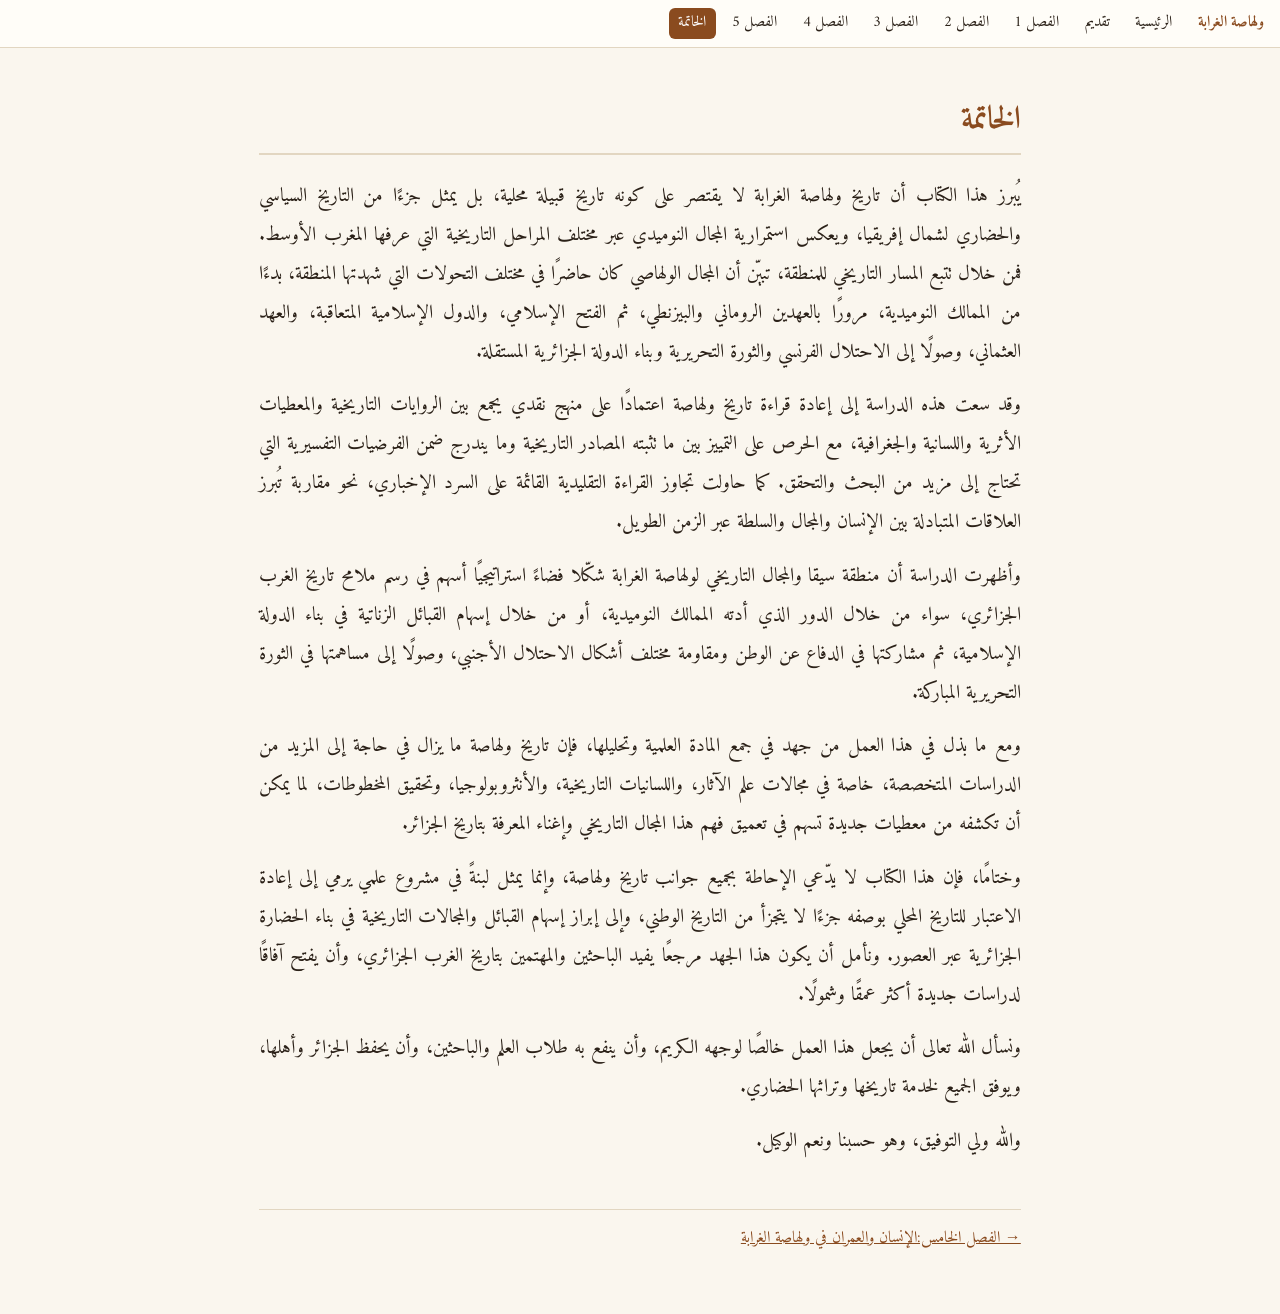
<file: ولهاصة-موقع-الكتاب/conclusion.html>
<!doctype html><html lang="ar" dir="rtl"><head><meta charset="utf-8"><meta name="viewport" content="width=device-width,initial-scale=1"><title>الخاتمة — ولهاصة الغرابة: التاريخ والإنسان والعمران</title><link rel="stylesheet" href="style.css"><link href="https://fonts.googleapis.com/css2?family=Amiri:wght@400;700&display=swap" rel="stylesheet"></head><body><header class="top"><span class="brand">ولهاصة الغرابة</span><a href="index.html">الرئيسية</a><a href="intro.html">تقديم</a><a href="ch1.html">الفصل 1</a><a href="ch2.html">الفصل 2</a><a href="ch3.html">الفصل 3</a><a href="ch4.html">الفصل 4</a><a href="ch5.html">الفصل 5</a><a href="conclusion.html" class="on">الخاتمة</a></header><main><h1 id="الخاتمة"><strong><span dir="rtl">الخاتمة</span></strong></h1>
<p><span dir="rtl">يُبرز هذا الكتاب أن تاريخ ولهاصة الغرابة لا يقتصر على
كونه تاريخ قبيلة محلية، بل يمثل جزءًا من التاريخ السياسي والحضاري لشمال
إفريقيا، ويعكس استمرارية المجال النوميدي عبر مختلف المراحل التاريخية
التي عرفها المغرب الأوسط. فمن خلال تتبع المسار التاريخي للمنطقة، تبيّن أن
المجال الولهاصي كان حاضرًا في مختلف التحولات التي شهدتها المنطقة، بدءًا من
الممالك النوميدية، مرورًا بالعهدين الروماني والبيزنطي، ثم الفتح الإسلامي،
والدول الإسلامية المتعاقبة، والعهد العثماني، وصولًا إلى الاحتلال الفرنسي
والثورة التحريرية وبناء الدولة الجزائرية المستقلة</span>.</p>
<p><span dir="rtl">وقد سعت هذه الدراسة إلى إعادة قراءة تاريخ ولهاصة
اعتمادًا على منهج نقدي يجمع بين الروايات التاريخية والمعطيات الأثرية
واللسانية والجغرافية، مع الحرص على التمييز بين ما تثبته المصادر
التاريخية وما يندرج ضمن الفرضيات التفسيرية التي تحتاج إلى مزيد من البحث
والتحقق. كما حاولت تجاوز القراءة التقليدية القائمة على السرد الإخباري،
نحو مقاربة تُبرز العلاقات المتبادلة بين الإنسان والمجال والسلطة عبر الزمن
الطويل</span>.</p>
<p><span dir="rtl">وأظهرت الدراسة أن منطقة سيقا والمجال التاريخي لولهاصة
الغرابة شكّلا فضاءً استراتيجيًا أسهم في رسم ملامح تاريخ الغرب الجزائري،
سواء من خلال الدور الذي أدته الممالك النوميدية، أو من خلال إسهام القبائل
الزناتية في بناء الدولة الإسلامية، ثم مشاركتها في الدفاع عن الوطن
ومقاومة مختلف أشكال الاحتلال الأجنبي، وصولًا إلى مساهمتها في الثورة
التحريرية المباركة</span>.</p>
<p><span dir="rtl">ومع ما بذل في هذا العمل من جهد في جمع المادة العلمية
وتحليلها، فإن تاريخ ولهاصة ما يزال في حاجة إلى المزيد من الدراسات
المتخصصة، خاصة في مجالات علم الآثار، واللسانيات التاريخية،
والأنثروبولوجيا، وتحقيق المخطوطات، لما يمكن أن تكشفه من معطيات جديدة
تسهم في تعميق فهم هذا المجال التاريخي وإغناء المعرفة بتاريخ
الجزائر</span>.</p>
<p><span dir="rtl">وختامًا، فإن هذا الكتاب لا يدّعي الإحاطة بجميع جوانب
تاريخ ولهاصة، وإنما يمثل لبنةً في مشروع علمي يرمي إلى إعادة الاعتبار
للتاريخ المحلي بوصفه جزءًا لا يتجزأ من التاريخ الوطني، وإلى إبراز إسهام
القبائل والمجالات التاريخية في بناء الحضارة الجزائرية عبر العصور. ونأمل
أن يكون هذا الجهد مرجعًا يفيد الباحثين والمهتمين بتاريخ الغرب الجزائري،
وأن يفتح آفاقًا لدراسات جديدة أكثر عمقًا وشمولًا</span>.</p>
<p><span dir="rtl">ونسأل الله تعالى أن يجعل هذا العمل خالصًا لوجهه
الكريم، وأن ينفع به طلاب العلم والباحثين، وأن يحفظ الجزائر وأهلها، ويوفق
الجميع لخدمة تاريخها وتراثها الحضاري</span>.</p>
<p><span dir="rtl">والله ولي التوفيق، وهو حسبنا ونعم الوكيل</span>.</p>
<nav class="pager"><a href="ch5.html">→ الفصل الخامس:الإنسان والعمران في ولهاصة الغرابة</a><span></span></nav></main></body></html>
</file>
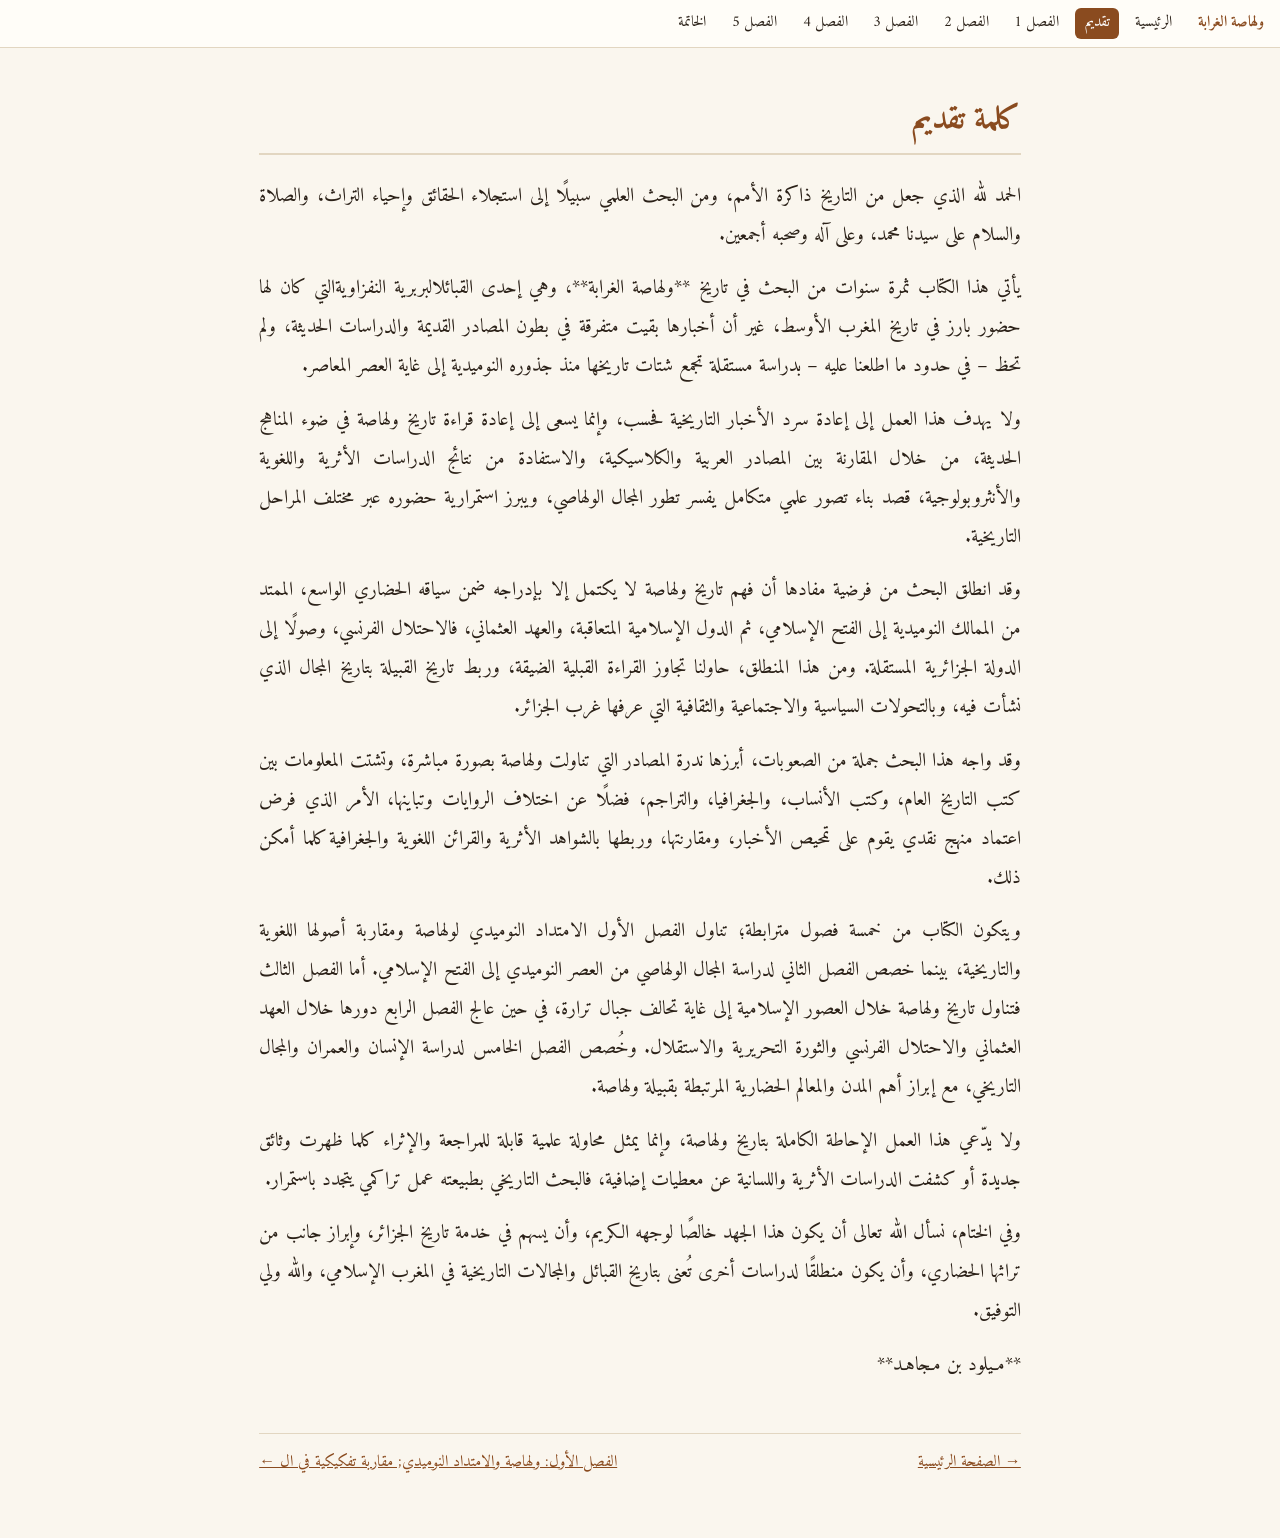
<file: ولهاصة-موقع-الكتاب/intro.html>
<!doctype html><html lang="ar" dir="rtl"><head><meta charset="utf-8"><meta name="viewport" content="width=device-width,initial-scale=1"><title>كلمة تقديم — ولهاصة الغرابة: التاريخ والإنسان والعمران</title><link rel="stylesheet" href="style.css"><link href="https://fonts.googleapis.com/css2?family=Amiri:wght@400;700&display=swap" rel="stylesheet"></head><body><header class="top"><span class="brand">ولهاصة الغرابة</span><a href="index.html">الرئيسية</a><a href="intro.html" class="on">تقديم</a><a href="ch1.html">الفصل 1</a><a href="ch2.html">الفصل 2</a><a href="ch3.html">الفصل 3</a><a href="ch4.html">الفصل 4</a><a href="ch5.html">الفصل 5</a><a href="conclusion.html">الخاتمة</a></header><main><h1 id="كلمة-تقديم"><strong><span dir="rtl">كلمة تقديم</span></strong></h1>
<p><span dir="rtl">الحمد لله الذي جعل من التاريخ ذاكرة الأمم، ومن البحث
العلمي سبيلًا إلى استجلاء الحقائق وإحياء التراث، والصلاة والسلام على
سيدنا محمد، وعلى آله وصحبه أجمعين</span>.</p>
<p><span dir="rtl">يأتي هذا الكتاب ثمرة سنوات من البحث في تاريخ **ولهاصة
الغرابة**، وهي إحدى القبائلالبربرية النفزاويةالتي كان لها حضور بارز في
تاريخ المغرب الأوسط، غير أن أخبارها بقيت متفرقة في بطون المصادر القديمة
والدراسات الحديثة، ولم تحظ – في حدود ما اطلعنا عليه – بدراسة مستقلة تجمع
شتات تاريخها منذ جذوره النوميدية إلى غاية العصر المعاصر</span>.</p>
<p><span dir="rtl">ولا يهدف هذا العمل إلى إعادة سرد الأخبار التاريخية
فحسب، وإنما يسعى إلى إعادة قراءة تاريخ ولهاصة في ضوء المناهج الحديثة، من
خلال المقارنة بين المصادر العربية والكلاسيكية، والاستفادة من نتائج
الدراسات الأثرية واللغوية والأنثروبولوجية، قصد بناء تصور علمي متكامل
يفسر تطور المجال الولهاصي، ويبرز استمرارية حضوره عبر مختلف المراحل
التاريخية</span>.</p>
<p><span dir="rtl">وقد انطلق البحث من فرضية مفادها أن فهم تاريخ ولهاصة
لا يكتمل إلا بإدراجه ضمن سياقه الحضاري الواسع، الممتد من الممالك
النوميدية إلى الفتح الإسلامي، ثم الدول الإسلامية المتعاقبة، والعهد
العثماني، فالاحتلال الفرنسي، وصولًا إلى الدولة الجزائرية المستقلة. ومن
هذا المنطلق، حاولنا تجاوز القراءة القبلية الضيقة، وربط تاريخ القبيلة
بتاريخ المجال الذي نشأت فيه، وبالتحولات السياسية والاجتماعية والثقافية
التي عرفها غرب الجزائر</span>.</p>
<p><span dir="rtl">وقد واجه هذا البحث جملة من الصعوبات، أبرزها ندرة
المصادر التي تناولت ولهاصة بصورة مباشرة، وتشتت المعلومات بين كتب التاريخ
العام، وكتب الأنساب، والجغرافيا، والتراجم، فضلًا عن اختلاف الروايات
وتباينها، الأمر الذي فرض اعتماد منهج نقدي يقوم على تمحيص الأخبار،
ومقارنتها، وربطها بالشواهد الأثرية والقرائن اللغوية والجغرافية كلما أمكن
ذلك</span>.</p>
<p><span dir="rtl">ويتكون الكتاب من خمسة فصول مترابطة؛ تناول الفصل الأول
الامتداد النوميدي لولهاصة ومقاربة أصولها اللغوية والتاريخية، بينما خصص
الفصل الثاني لدراسة المجال الولهاصي من العصر النوميدي إلى الفتح
الإسلامي. أما الفصل الثالث فتناول تاريخ ولهاصة خلال العصور الإسلامية إلى
غاية تحالف جبال ترارة، في حين عالج الفصل الرابع دورها خلال العهد
العثماني والاحتلال الفرنسي والثورة التحريرية والاستقلال. وخُصص الفصل
الخامس لدراسة الإنسان والعمران والمجال التاريخي، مع إبراز أهم المدن
والمعالم الحضارية المرتبطة بقبيلة ولهاصة</span>.</p>
<p><span dir="rtl">ولا يدّعي هذا العمل الإحاطة الكاملة بتاريخ ولهاصة،
وإنما يمثل محاولة علمية قابلة للمراجعة والإثراء كلما ظهرت وثائق جديدة أو
كشفت الدراسات الأثرية واللسانية عن معطيات إضافية، فالبحث التاريخي
بطبيعته عمل تراكمي يتجدد باستمرار</span>.</p>
<p><span dir="rtl">وفي الختام، نسأل الله تعالى أن يكون هذا الجهد خالصًا
لوجهه الكريم، وأن يسهم في خدمة تاريخ الجزائر، وإبراز جانب من تراثها
الحضاري، وأن يكون منطلقًا لدراسات أخرى تُعنى بتاريخ القبائل والمجالات
التاريخية في المغرب الإسلامي، والله ولي التوفيق</span>.</p>
<p>**<span dir="rtl">مـيلود بن مـجاهـد</span>**</p>
<nav class="pager"><a href="index.html">→ الصفحة الرئيسية</a><a href="ch1.html">الفصل الأول: ولهاصة والامتداد النوميدي; مقاربة تفكيكية في ال ←</a></nav></main></body></html>
</file>
<file: ولهاصة-موقع-الكتاب/style.css>
:root{--bg:#faf6ee;--ink:#2b2118;--mute:#7a6a58;--accent:#8a4b1f;--line:#e2d6c1;--card:#fffdf8}
@media(prefers-color-scheme:dark){:root{--bg:#1c1814;--ink:#eadfcd;--mute:#a89a86;--accent:#d49a64;--line:#3a3128;--card:#241f1a}}
*{box-sizing:border-box}html{scroll-behavior:smooth}
body{margin:0;background:var(--bg);color:var(--ink);font-family:"Amiri","Noto Naskh Arabic","Traditional Arabic","Segoe UI",serif;font-size:1.22rem;line-height:2}
header.top{position:sticky;top:0;z-index:5;background:var(--card);border-bottom:1px solid var(--line);padding:.5rem 1rem;display:flex;gap:.4rem;flex-wrap:wrap;align-items:center;font-size:.95rem;line-height:1.5}
header.top a{color:var(--ink);text-decoration:none;padding:.25rem .6rem;border-radius:6px;white-space:nowrap}
header.top a:hover,header.top a.on{background:var(--accent);color:#fff}
header.top .brand{font-weight:700;color:var(--accent);margin-inline-end:.6rem}
main{max-width:50rem;margin:0 auto;padding:2rem 1.2rem 4rem}
h1{font-size:2rem;line-height:1.5;color:var(--accent);border-bottom:2px solid var(--line);padding-bottom:.6rem;margin-top:1rem}
h2{font-size:1.5rem;color:var(--accent);margin-top:2.4rem}h3{font-size:1.25rem;margin-top:1.8rem}
p{margin:.9rem 0;text-align:justify}
img{max-width:100%;height:auto;display:block;margin:1.2rem auto;border-radius:4px}
table{border-collapse:collapse;width:100%;display:block;overflow-x:auto;font-size:1rem}td,th{border:1px solid var(--line);padding:.4rem .6rem}
a{color:var(--accent)}
.fnref{font-size:.75rem;vertical-align:super;text-decoration:none}
.notes{margin-top:3rem;border-top:2px solid var(--line);font-size:.95rem;line-height:1.7;color:var(--mute)}
.notes li{margin:.5rem 0;direction:auto;text-align:start}.notes p{margin:0;text-align:start}.back{text-decoration:none}
nav.pager{display:flex;justify-content:space-between;gap:1rem;margin-top:3rem;border-top:1px solid var(--line);padding-top:1rem;font-size:1rem;line-height:1.5}
nav.pager a{max-width:48%}
.hero{text-align:center;padding:2rem 0}.hero h1{border:0;font-size:2.4rem}
.cards{display:grid;gap:.8rem;margin-top:2rem}
.cards a{display:block;background:var(--card);border:1px solid var(--line);border-radius:10px;padding:1rem 1.2rem;color:var(--ink);text-decoration:none;font-size:1.1rem;line-height:1.6}
.cards a:hover{border-color:var(--accent)}.cards small{color:var(--mute);display:block}
</file>
